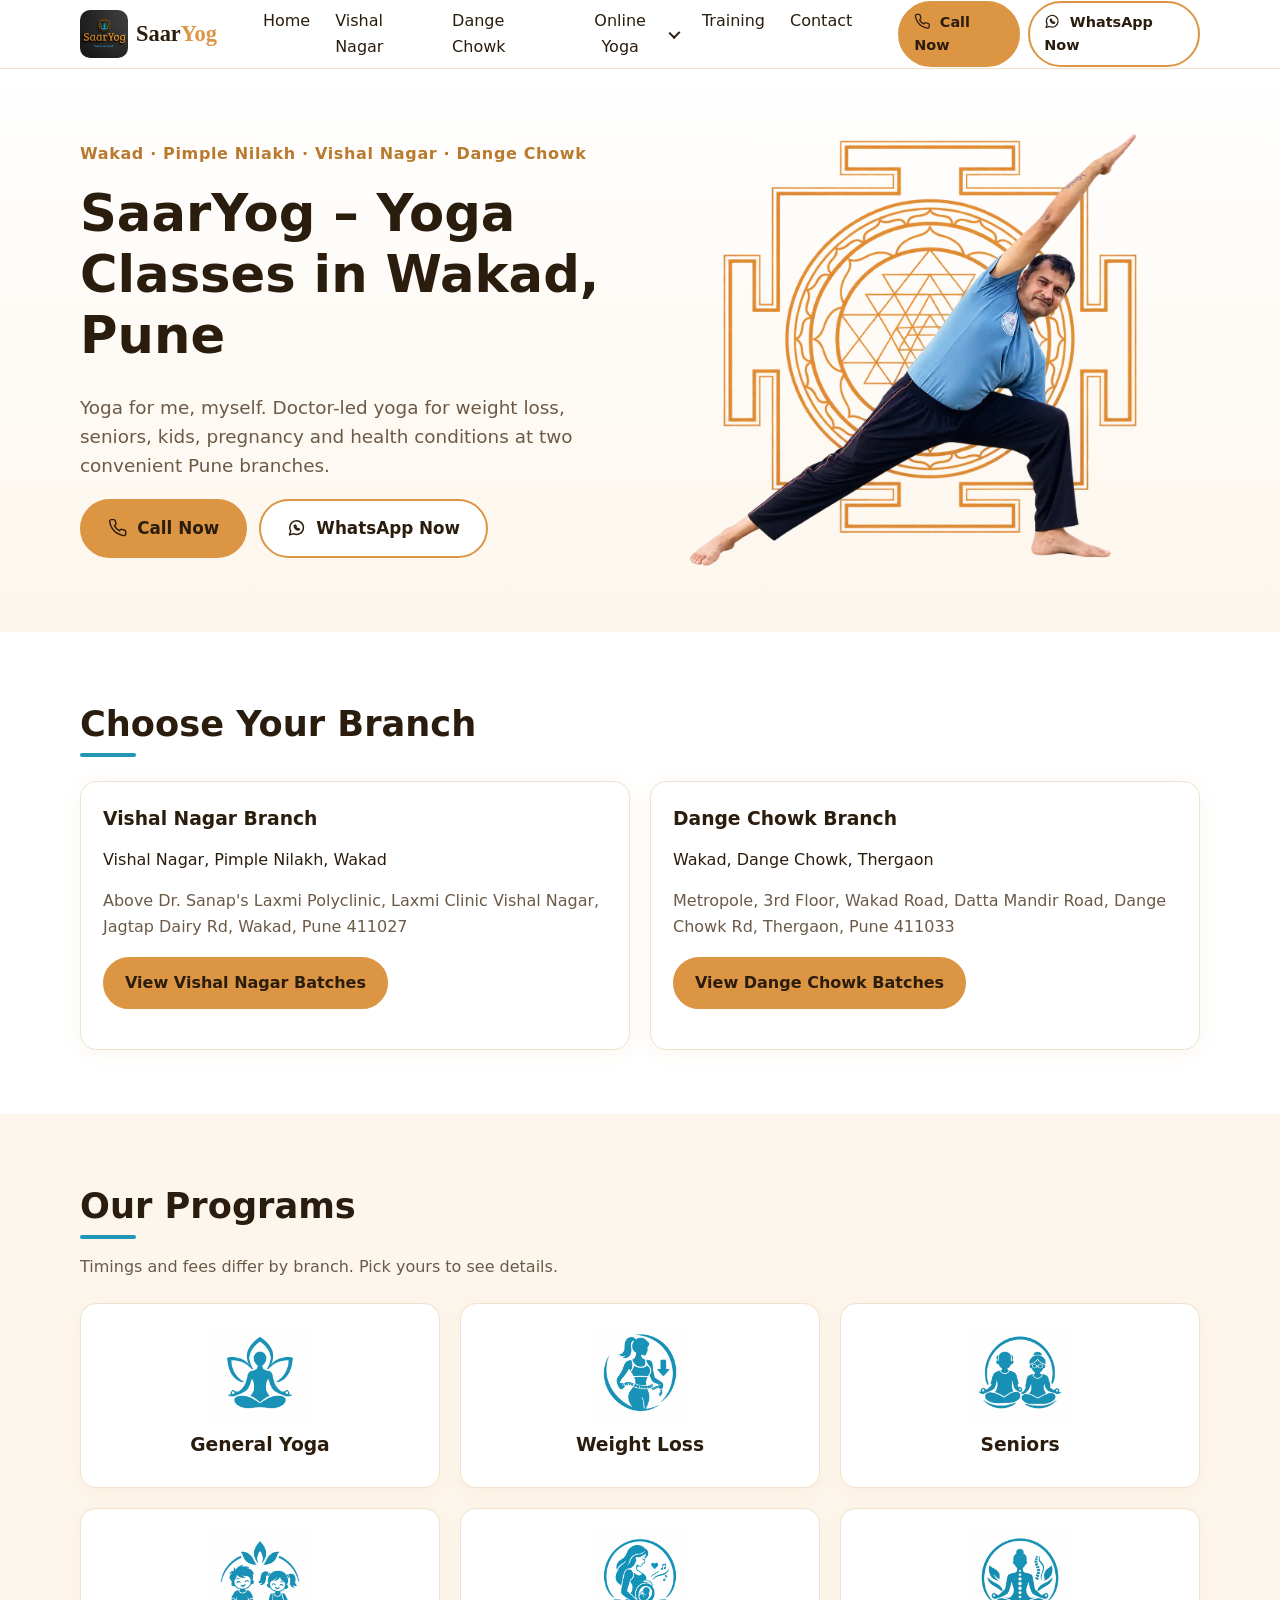
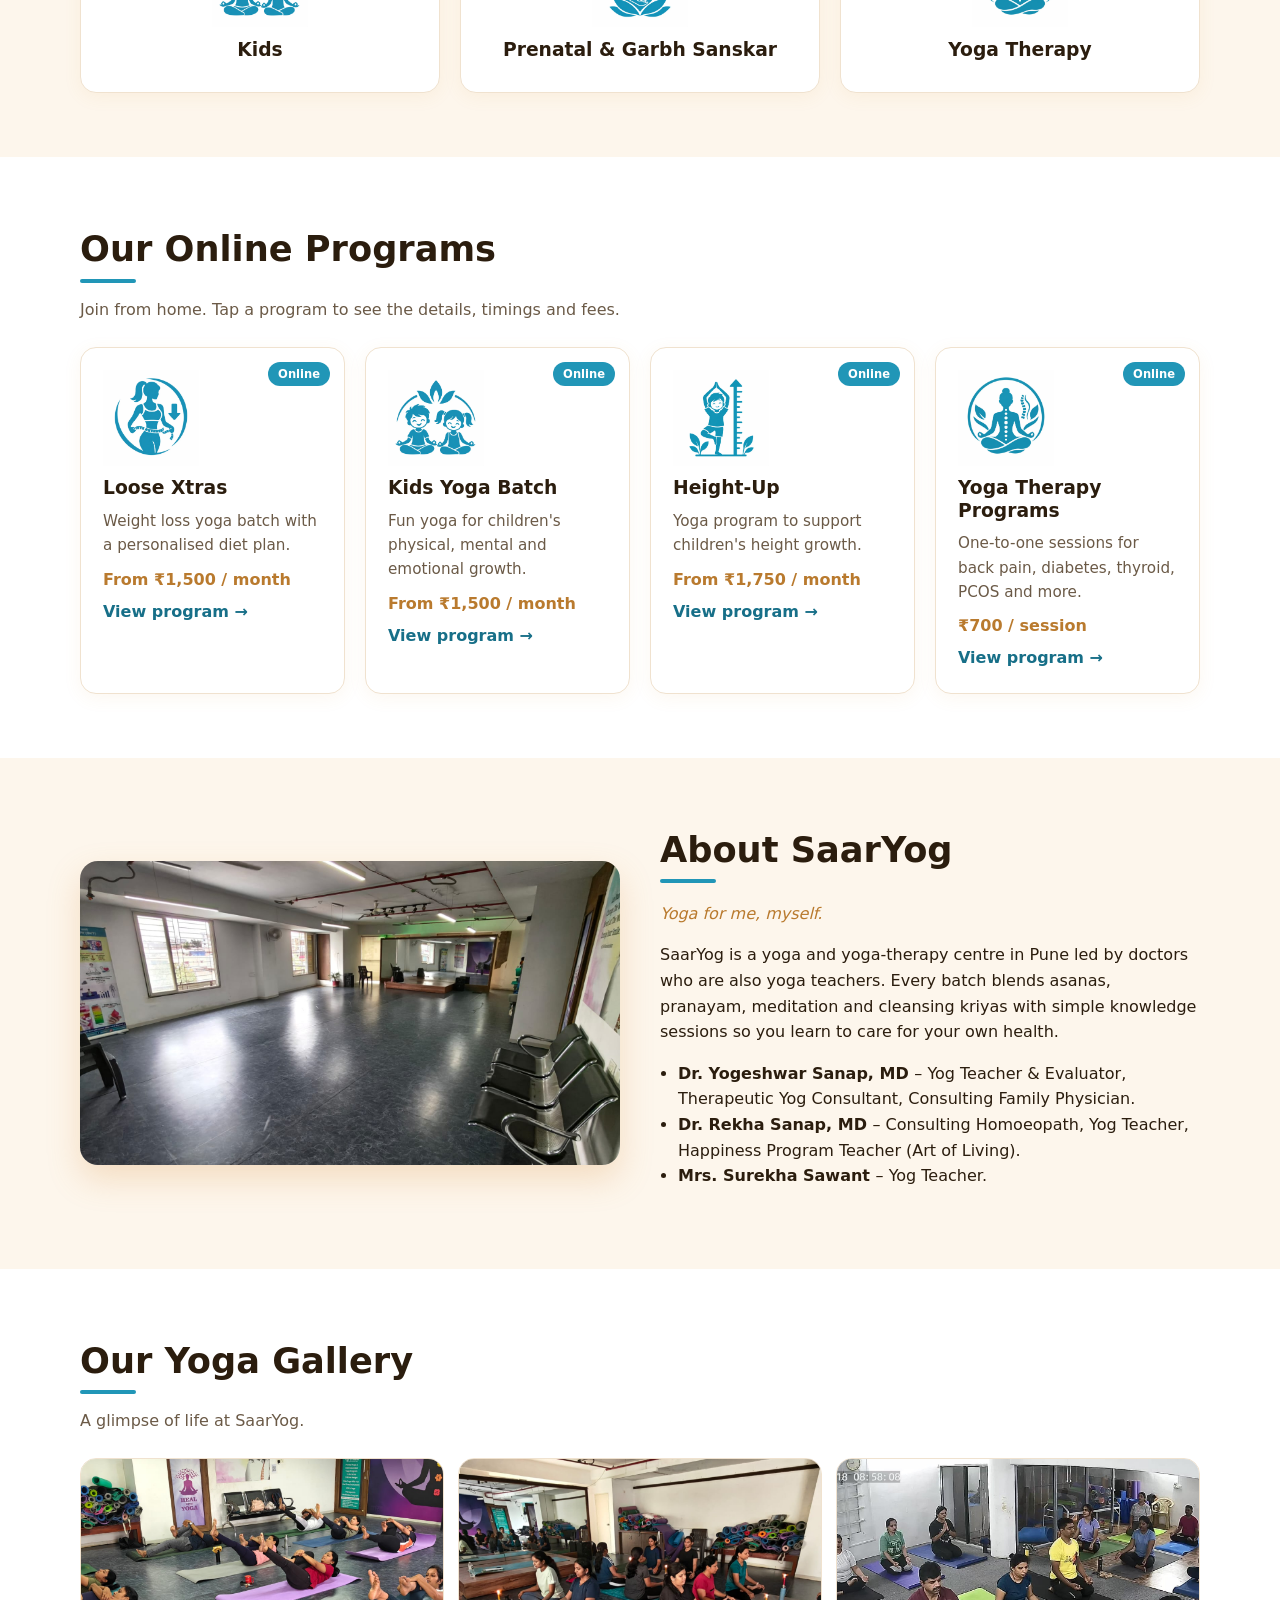
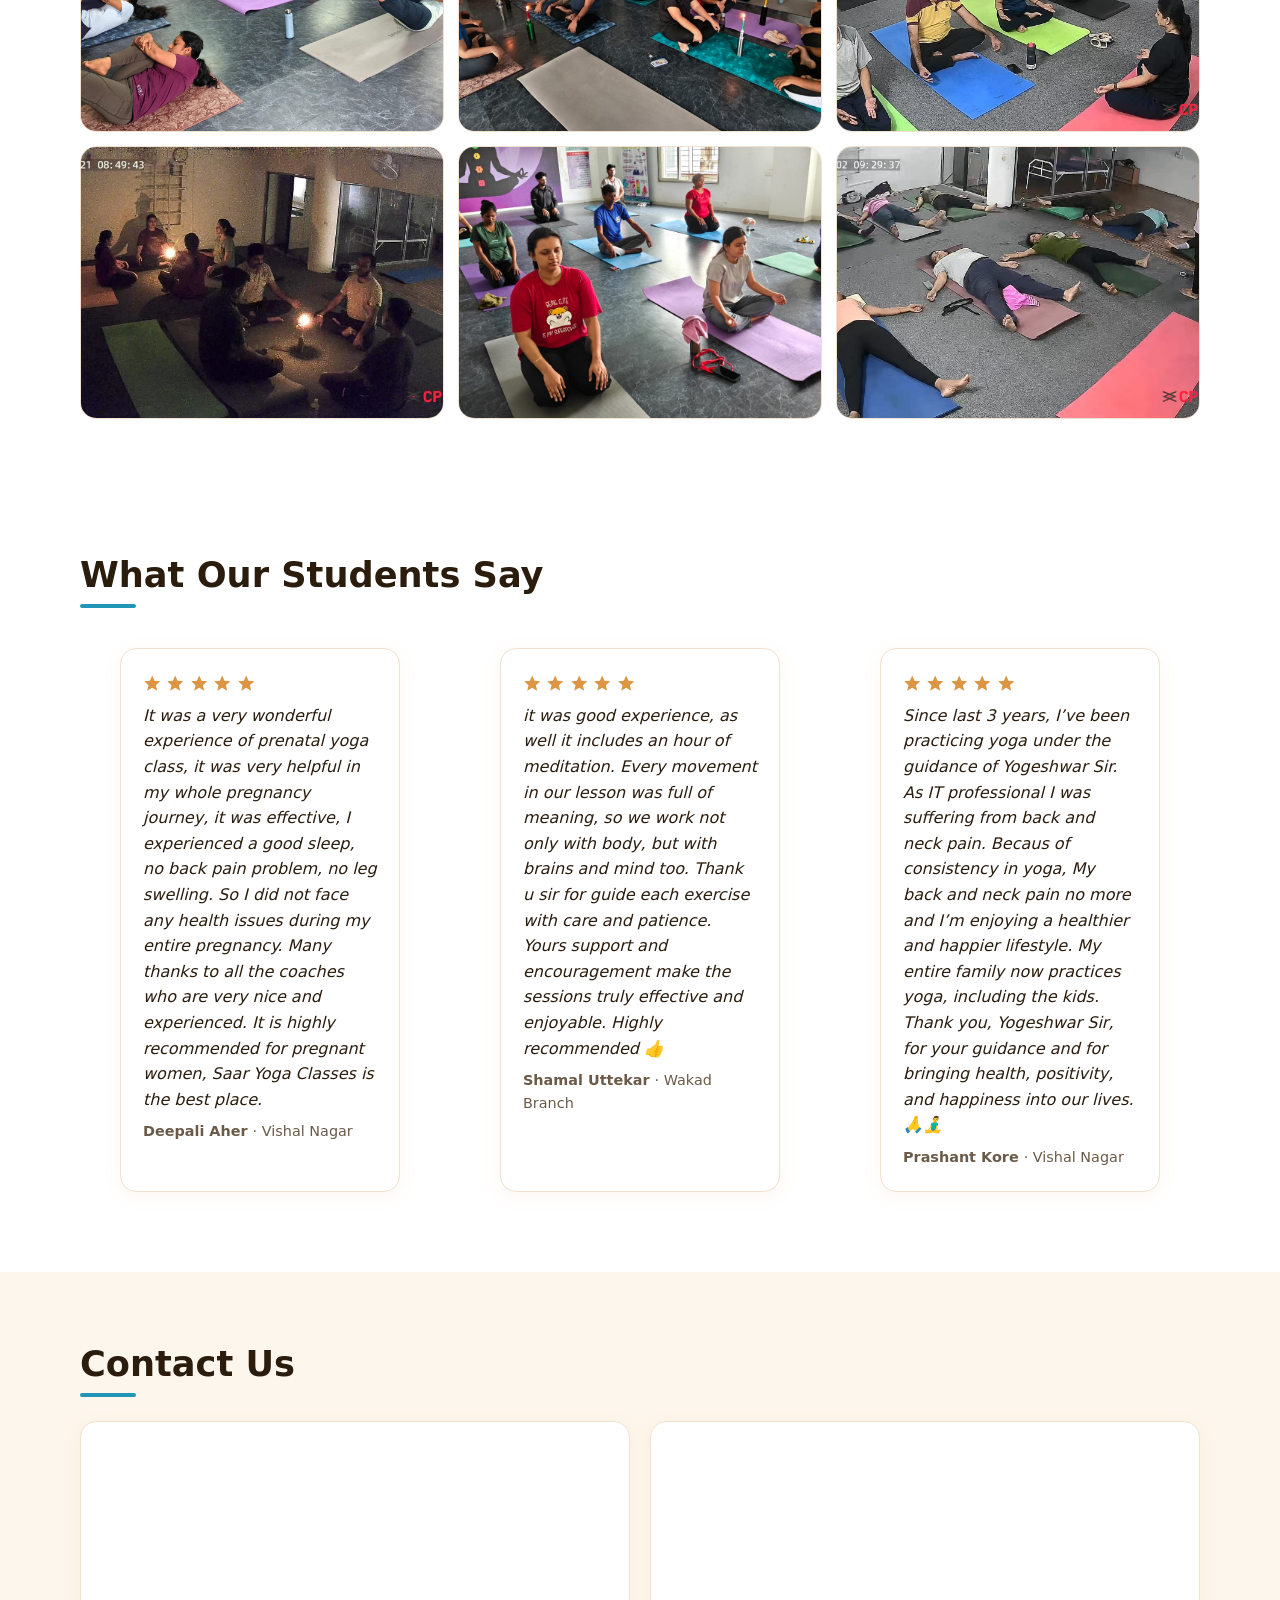
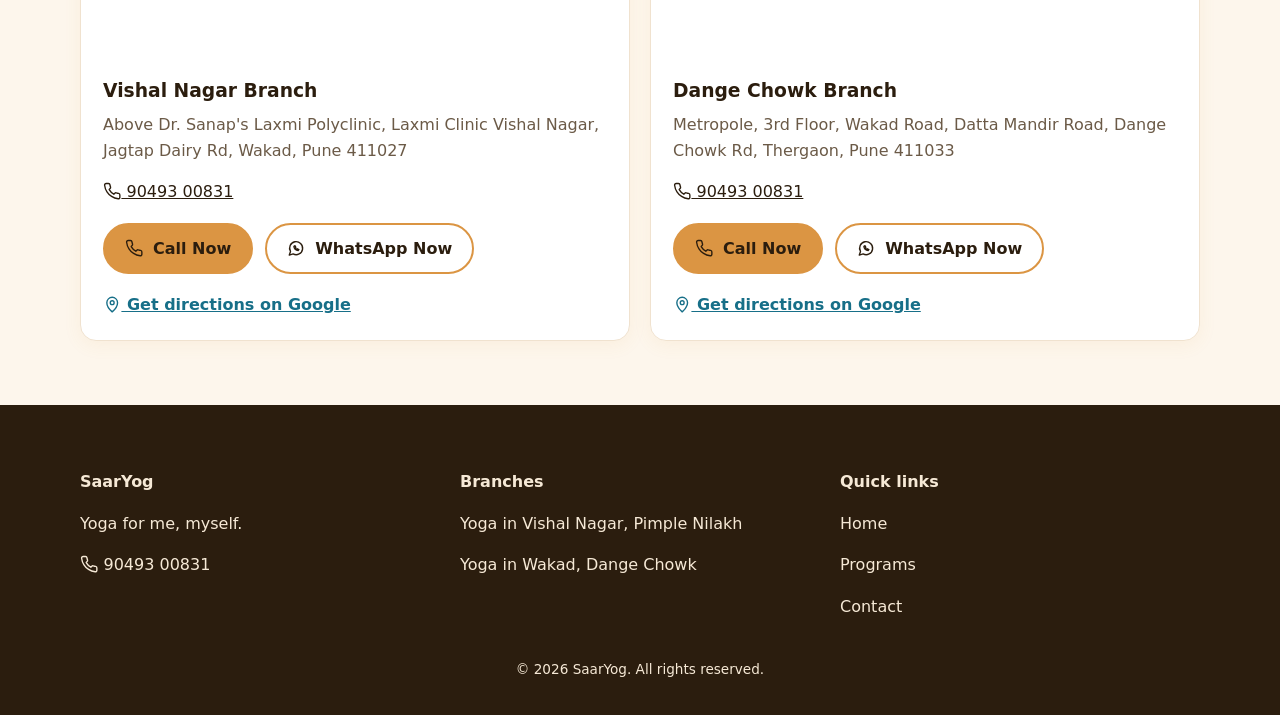
<file: index.html>
<!DOCTYPE html>
<html lang="en-IN">
 <!--DOCUMENT HEAD: Metadata, SEO, Open Graph, structured data, stylesheets-->
 <head>
  <meta charset="utf-8"/>
  <meta content="width=device-width,initial-scale=1" name="viewport"/>
  <title>
   SaarYog &ndash; Yoga Classes in Wakad, Pimple Nilakh &amp; Pune | Yoga for me, myself
  </title>
  <meta content="SaarYog yoga and yoga therapy in Wakad, Vishal Nagar, Pimple Nilakh and Dange Chowk, Pune. Weight loss, seniors, kids, prenatal batches. Call or WhatsApp 90493 00831." name="description"/>
  <link href="https://YOUR-DOMAIN.com/" rel="canonical"/>
  <meta content="index,follow,max-image-preview:large" name="robots"/>
  <meta content="#DB9543" name="theme-color"/>
  <meta content="IN-MH" name="geo.region"/>
  <meta content="Pune" name="geo.placename"/>
  <meta content="website" property="og:type"/>
  <meta content="SaarYog" property="og:site_name"/>
  <meta content="SaarYog &ndash; Yoga Classes in Wakad, Pimple Nilakh &amp; Pune | Yoga for me, myself" property="og:title"/>
  <meta content="SaarYog yoga and yoga therapy in Wakad, Vishal Nagar, Pimple Nilakh and Dange Chowk, Pune. Weight loss, seniors, kids, prenatal batches. Call or WhatsApp 90493 00831." property="og:description"/>
  <meta content="https://YOUR-DOMAIN.com/" property="og:url"/>
  <meta content="en_IN" property="og:locale"/>
  <meta content="https://YOUR-DOMAIN.com/assets/og.png" property="og:image"/>
  <meta content="summary_large_image" name="twitter:card"/>
  <link href="assets/img/saaryog-logo.jpeg" rel="icon" type="image/jpeg"/>
  <link href="assets/style.css" rel="stylesheet"/>
  <script type="application/ld+json">
   {"@context": "https://schema.org",
 "@graph": [{"@type": "Organization",
  "@id": "https://YOUR-DOMAIN.com/#org",
   "name": "SaarYog", 
   "url": "https://YOUR-DOMAIN.com/", 
   "slogan": "Yoga for me, myself.", 
   "telephone": "+919049300831",
    "logo": "https://YOUR-DOMAIN.com/assets/logo.png",
    "founder": {"@type": "Person", "name": "Dr. Yogeshwar Sanap"}},
     {"@type": "WebSite", "name": "SaarYog", "url": "https://YOUR-DOMAIN.com/"},
    {"@type": ["SportsActivityLocation", "HealthAndBeautyBusiness"],
    "@id": "https://YOUR-DOMAIN.com/vishal-nagar.html#business",
    "name": "SaarYog – Vishal Nagar (Pimple Nilakh, Wakad)",
    "url": "https://YOUR-DOMAIN.com/vishal-nagar.html", 
    "telephone": "+919049300831", 
    "image": "https://YOUR-DOMAIN.com/assets/og.png", 
    "slogan": "Yoga for me, myself.", 
    "priceRange": "₹₹", 
    "hasMap": "https://g.co/kgs/w93FZ5W", 
    "address": {"@type": "PostalAddress", "streetAddress": "Above Dr. Sanap's Laxmi Polyclinic, Laxmi Clinic Vishal Nagar, Jagtap Dairy Rd", "addressLocality": "Wakad", "addressRegion": "Maharashtra", "postalCode": "411027", 
    "addressCountry": "IN"}, 
    "areaServed": [{"@type": "Place", "name": "Vishal Nagar"}, {"@type": "Place", "name": "Pimple Nilakh"}, {"@type": "Place", "name": "Wakad"}], 
    "founder": {"@type": "Person", "name": "Dr. Yogeshwar Sanap"}}, 
    {"@type": ["SportsActivityLocation", "HealthAndBeautyBusiness"], 
    "@id": "https://YOUR-DOMAIN.com/dange-chowk.html#business", 
    "name": "SaarYog – Dange Chowk (Wakad Road)", 
    "url": "https://YOUR-DOMAIN.com/dange-chowk.html", 
    "telephone": "+919049300831", 
    "image": "https://YOUR-DOMAIN.com/assets/og.png", 
    "slogan": "Yoga for me, myself.", "priceRange": "₹₹", 
    "hasMap": "https://www.google.com/localservices/profile?spp=Cg0vZy8xMXZ3bG5nbGZ6&scp=CgAaDVNhYXJZb2cgQ2xhc3MqDVNhYXJZb2cgQ2xhc3M%3D&q=SaarYog%20Class&source=sh%2Fx%2Floc%2Fsrv%2Fm1%2F0&kgs=293f480625a9576a", 
    "address": {"@type": "PostalAddress", "streetAddress": "Metropole, 3rd Floor, Wakad Road, Datta Mandir Road, Dange Chowk Rd", 
    "addressLocality": "Thergaon", 
    "addressRegion": "Maharashtra", 
    "postalCode": "411033", 
    "addressCountry": "IN"}, 
    "areaServed": [{"@type": "Place", "name": "Wakad"}, 
    {"@type": "Place", "name": "Dange Chowk"}, 
    {"@type": "Place", "name": "Thergaon"}], 
    "founder": {"@type": "Person", "name": "Dr. Yogeshwar Sanap"}}]}
  </script>
 </head>
 <body>
  <header class="site-header">
   <div class="wrap bar">
    <a aria-label="SaarYog home" class="logo" href="index.html">
     <img alt="SaarYog logo" class="logo-img" height="48" src="assets/img/saaryog-logo.jpeg" width="48"/>
     <span>
      Saar<b>Yog
      </b>
     </span>
    </a>
    <nav aria-label="Main" id="nav">
     <ul>
      <li>
       <a href="index.html">
        Home
       </a>
      </li>
      <li>
       <a href="vishal-nagar.html">
        Vishal Nagar
       </a>
      </li>
      <li>
       <a href="dange-chowk.html">
        Dange Chowk
       </a>
      </li>
      <li class="has-sub">
  <button class="sub-toggle" type="button" aria-expanded="false" aria-haspopup="true">Online Yoga</button>
  <ul class="sub-menu">
    <li><a href="loose-xtras-weight-loss-yoga.html">Loose Xtras</a></li>
    <li><a href="kids-yoga-online.html">Kids Yoga Batch</a></li>
    <li><a href="height-up-yoga-for-kids.html">Height-Up</a></li>
    <li><a href="yoga-therapy-online.html">Yoga Therapy Programs</a></li>
    <li><a href="yoga-for-mountaineers.html">Yoga for Mountaineers</a></li>
  </ul>
</li>
      <li>
       <a href="yoga-teacher-training-courses">
        Training
       </a>
      </li>
        <!-- <li>
        <a href="#programs">
          Programs
        </a>
        </li>
        <li>
        <a href="#about">
          About
        </a>
        </li>
        <li>
        <a href="#gallery">
          Gallery
        </a>
        </li> -->
      <li>
       <a href="#contact">
        Contact
       </a>
      </li>
     </ul>
    </nav>
    <div class="hdr-cta">
     <a class="btn btn-solid sm" data-cta="call" href="tel:+919049300831">
      <svg aria-hidden="true" class="ic" fill="none" stroke="currentColor" stroke-linecap="round" stroke-linejoin="round" stroke-width="1.8" viewbox="0 0 24 24">
       <path d="M22 16.9v3a2 2 0 0 1-2.2 2 19.8 19.8 0 0 1-8.6-3.1 19.5 19.5 0 0 1-6-6A19.8 19.8 0 0 1 2.1 4.2 2 2 0 0 1 4.1 2h3a2 2 0 0 1 2 1.7c.1 1 .4 1.9.7 2.8a2 2 0 0 1-.5 2.1L8.1 9.9a16 16 0 0 0 6 6l1.3-1.3a2 2 0 0 1 2.1-.4c.9.3 1.8.6 2.8.7a2 2 0 0 1 1.7 2z">
       </path>
      </svg>
      Call Now
     </a>
     <a class="btn btn-wa sm" data-cta="whatsapp" href="https://wa.me/919049300831?text=Hi%20SaarYog,%20I%20would%20like%20to%20know%20about%20yoga%20classes." rel="noopener" target="_blank">
      <svg aria-hidden="true" class="ic" fill="none" stroke="currentColor" stroke-linecap="round" stroke-linejoin="round" stroke-width="1.8" viewbox="0 0 24 24">
       <path d="M3 21l1.6-4.7A8.5 8.5 0 1 1 8 19.5z">
       </path>
       <path d="M9 9.5c0 3 2.5 5.5 5.5 5.5l1-1.2-2-1-.8.7c-.8-.4-1.5-1.1-1.9-1.9l.7-.8-1-2z">
       </path>
      </svg>
      WhatsApp Now
     </a>
    </div>
    <button aria-controls="nav" aria-expanded="false" aria-label="Open menu" class="burger">
     <span>
     </span>
     <span>
     </span>
     <span>
     </span>
    </button>
   </div>
  </header>
  <main>
   <!--SECTION: Hero / Main introduction-->
   <section class="hero" id="home">
    <div class="wrap split">
     <div>
      <p class="eyebrow">
       Wakad &middot; Pimple Nilakh &middot; Vishal Nagar &middot; Dange Chowk
      </p>
      <h1>
       SaarYog &ndash; Yoga Classes in Wakad, Pune
      </h1>
      <p class="lead">
       Yoga for me, myself. Doctor-led yoga for weight loss, seniors, kids, pregnancy and health conditions at two convenient Pune branches.
      </p>
      <div class="row">
       <a class="btn btn-solid lg" data-cta="call" href="tel:+919049300831">
        <svg aria-hidden="true" class="ic" fill="none" stroke="currentColor" stroke-linecap="round" stroke-linejoin="round" stroke-width="1.8" viewbox="0 0 24 24">
         <path d="M22 16.9v3a2 2 0 0 1-2.2 2 19.8 19.8 0 0 1-8.6-3.1 19.5 19.5 0 0 1-6-6A19.8 19.8 0 0 1 2.1 4.2 2 2 0 0 1 4.1 2h3a2 2 0 0 1 2 1.7c.1 1 .4 1.9.7 2.8a2 2 0 0 1-.5 2.1L8.1 9.9a16 16 0 0 0 6 6l1.3-1.3a2 2 0 0 1 2.1-.4c.9.3 1.8.6 2.8.7a2 2 0 0 1 1.7 2z">
         </path>
        </svg>
        Call Now
       </a>
       <a class="btn btn-wa lg" data-cta="whatsapp" href="https://wa.me/919049300831?text=Hi%20SaarYog,%20I%20would%20like%20to%20know%20about%20yoga%20classes." rel="noopener" target="_blank">
        <svg aria-hidden="true" class="ic" fill="none" stroke="currentColor" stroke-linecap="round" stroke-linejoin="round" stroke-width="1.8" viewbox="0 0 24 24">
         <path d="M3 21l1.6-4.7A8.5 8.5 0 1 1 8 19.5z">
         </path>
         <path d="M9 9.5c0 3 2.5 5.5 5.5 5.5l1-1.2-2-1-.8.7c-.8-.4-1.5-1.1-1.9-1.9l.7-.8-1-2z">
         </path>
        </svg>
        WhatsApp Now
       </a>
      </div>
     </div>
     <div>
      <!-- <svg class="yoga-anim" viewBox="0 0 400 400" role="img" aria-label="Animated figure meditating in lotus pose">
                <g class="aura"><circle cx="200" cy="190" r="150"/><circle cx="200" cy="190" r="115"/><circle cx="200" cy="190" r="80"/></g>
                <g class="petal"><ellipse cx="70" cy="300" rx="8" ry="14"/><ellipse cx="335" cy="120" rx="7" ry="12"/><ellipse cx="320" cy="310" rx="6" ry="11"/><ellipse cx="85" cy="110" rx="6" ry="10"/></g>
                <g class="figure"><circle cx="200" cy="118" r="26" fill="#DB9543"/>
                <path d="M200 148c-34 0-52 24-56 60l-26 40 34 8 48-18 48 18 34-8-26-40c-4-36-22-60-56-60z" fill="#DB9543"/>
                <path d="M118 262c30 30 134 30 164 0-14 26-48 38-82 38s-68-12-82-38z" fill="#b97a2e"/>
                <path d="M150 200l-34 52M250 200l34 52" stroke="#fff" stroke-width="5" stroke-linecap="round"/></g>
                <circle class="om" cx="200" cy="340" r="4" fill="#DB9543"/></svg> -->
      <img alt="Yoga practice at SaarYog, Pune" class="hero-img" fetchpriority="high" height="600" src="assets/img/Dr.Sanap.webp" width="600"/>
     </div>
    </div>
   </section>
   <!--SECTION: Branch locations-->
   <section class="sec" id="branches">
    <div class="wrap">
     <h2>
      Choose Your Branch
     </h2>
     <div class="grid g2">
      <article class="card">
       <h3>
        Vishal Nagar Branch
       </h3>
       <p>
        Vishal Nagar, Pimple Nilakh, Wakad
       </p>
       <address>
        Above Dr. Sanap's Laxmi Polyclinic, Laxmi Clinic Vishal Nagar, Jagtap Dairy Rd, Wakad, Pune 411027
       </address>
       <div class="row">
        <a class="btn btn-solid" href="vishal-nagar.html">
         View Vishal Nagar Batches
        </a>
       </div>
      </article>
      <article class="card">
       <h3>
        Dange Chowk Branch
       </h3>
       <p>
        Wakad, Dange Chowk, Thergaon
       </p>
       <address>
        Metropole, 3rd Floor, Wakad Road, Datta Mandir Road, Dange Chowk Rd, Thergaon, Pune 411033
       </address>
       <div class="row">
        <a class="btn btn-solid" href="dange-chowk.html">
         View Dange Chowk Batches
        </a>
       </div>
      </article>
     </div>
    </div>
   </section>
   <!--SECTION: Yoga programs-->
   <section class="sec alt" id="programs">
    <div class="wrap">
     <h2>
      Our Programs
     </h2>
     <p class="sub">
      Timings and fees differ by branch. Pick yours to see details.
     </p>
     <div class="grid g3">
      <div class="card center">
        <div class="ico">
        <img class="prog-icon" src="assets/icons/General-Yoga.webp" width="96" height="96" alt="General yoga icon" loading="lazy"></div>       <h3>
        General Yoga
       </h3>
      </div>
      <div class="card center">
       <div class="ico"><img class="prog-icon" src="assets/icons/Weight-Loss.webp" width="96" height="96" alt="General yoga icon" loading="lazy"></div>
       <h3>
        Weight Loss
       </h3>
      </div>
      <div class="card center">
       <div class="ico"><img class="prog-icon" src="assets/icons/Seniors.webp" width="96" height="96" alt="General yoga icon" loading="lazy"></div>
       <h3>
        Seniors
       </h3>
      </div>
      <div class="card center">
       <div class="ico"><img class="prog-icon" src="assets/icons/Kids.webp" width="96" height="96" alt="General yoga icon" loading="lazy"></div>
       <h3>
        Kids
       </h3>
      </div>
      <div class="card center">
       <div class="ico"><img class="prog-icon" src="assets/icons/Prenatal.webp" width="96" height="96" alt="General yoga icon" loading="lazy"></div>
       <h3>
        Prenatal &amp; Garbh Sanskar
       </h3>
      </div>
      <div class="card center">
       <div class="ico"><img class="prog-icon" src="assets/icons/therapy.webp" width="96" height="96" alt="General yoga icon" loading="lazy"></div>
       <h3>
        Yoga Therapy
       </h3>
      </div>
     </div>
    </div>
   </section>

   <section id="online-programs" class="sec">
  <div class="wrap">
    <h2>Our Online Programs</h2>
    <p class="sub">Join from home. Tap a program to see the details, timings and fees.</p>
    <div class="grid g4">

      <a class="card online-card" href="loose-xtras-weight-loss-yoga.html">
        <span class="o-badge">Online</span>
        <div class="ico"><img class="prog-icon" src="assets/icons/Weight-Loss.webp" width="96" height="96" alt="General yoga icon" loading="lazy"></div>
        <!-- <div class="ico">
        <svg class="ic" viewBox="0 0 24 24" fill="none" stroke="currentColor" stroke-width="1.8" stroke-linecap="round" stroke-linejoin="round" aria-hidden="true"><path d="M12 22c4 0 7-2.8 7-6.8 0-3.3-2.3-5.4-3.6-7.2-.6 1.3-1.4 2-2.4 2.4.3-3-.6-5.8-3-8.4-.4 3.2-1.8 5.1-3.3 7C5.2 10.9 5 12.8 5 15.2 5 19.2 8 22 12 22z"/></svg>
      </div> -->

        <h3>Loose Xtras</h3>
        <p class="tagline">Weight loss yoga batch with a personalised diet plan.</p>
        <p class="o-price">From ₹1,500 / month</p>
        <span class="go">View program &rarr;</span>
      </a>

      <a class="card online-card" href="kids-yoga-online.html">
        <span class="o-badge">Online</span>
        <div class="ico"><img class="prog-icon" src="assets/icons/Kids.webp" width="96" height="96" alt="General yoga icon" loading="lazy"></div>
        <!-- <div class="ico">
        <svg class="ic" viewBox="0 0 24 24" fill="none" stroke="currentColor" stroke-width="1.8" stroke-linecap="round" stroke-linejoin="round" aria-hidden="true"><circle cx="12" cy="12" r="9"/><path d="M8.5 14a4 4 0 0 0 7 0"/><path d="M9 9.5h.01M15 9.5h.01"/></svg>
      </div> -->
        <h3>Kids Yoga Batch</h3>
        <p class="tagline">Fun yoga for children's physical, mental and emotional growth.</p>
        <p class="o-price">From ₹1,500 / month</p>
        <span class="go">View program &rarr;</span>
      </a>

      <a class="card online-card" href="height-up-yoga-for-kids.html">
        <span class="o-badge">Online</span>
        <div class="ico"><img class="prog-icon" src="assets/icons/Height-Up.webp" width="96" height="96" alt="General yoga icon" loading="lazy"></div>
        <!-- <div class="ico">
        <svg class="ic" viewBox="0 0 24 24" fill="none" stroke="currentColor" stroke-width="1.8" stroke-linecap="round" stroke-linejoin="round" aria-hidden="true"><path d="M12 20V4M5 11l7-7 7 7"/></svg>
      </div> -->
        <h3>Height-Up</h3>
        <p class="tagline">Yoga program to support children's height growth.</p>
        <p class="o-price">From ₹1,750 / month</p>
        <span class="go">View program &rarr;</span>
      </a>

      <a class="card online-card" href="yoga-therapy-online.html">
        <span class="o-badge">Online</span>
        <div class="ico"><img class="prog-icon" src="assets/icons/therapy.webp" width="96" height="96" alt="General yoga icon" loading="lazy"></div>
        <!-- <div class="ico">
        <svg class="ic" viewBox="0 0 24 24" fill="none" stroke="currentColor" stroke-width="1.8" stroke-linecap="round" stroke-linejoin="round" aria-hidden="true"><rect x="3" y="3" width="18" height="18" rx="4"/><path d="M12 8v8M8 12h8"/></svg>
      </div> -->
        <h3>Yoga Therapy Programs</h3>
        <p class="tagline">One-to-one sessions for back pain, diabetes, thyroid, PCOS and more.</p>
        <p class="o-price">₹700 / session</p>
        <span class="go">View program &rarr;</span>
      </a>

    </div>
  </div>
</section>

   <!--SECTION: About SaarYog and teaching team-->
   <section class="sec alt" id="about">
    <div class="wrap split">
     <div>
      <img alt="SaarYog yoga class with Dr. Yogeshwar Sanap, Pune" class="about-img" height="900" loading="lazy" src="assets/img/dange-chowk/dange-chowk-hall.jpeg" width="1200"/>
      <!-- <svg viewBox="0 0 400 300" class="about-art" role="img" aria-label="Illustration of yoga practice"><rect width="400" height="300" rx="18" fill="#fdf3e6"/><circle cx="200" cy="140" r="90" fill="none" stroke="#DB9543" stroke-width="2" stroke-dasharray="4 8"/><circle cx="200" cy="95" r="20" fill="#DB9543"/><path d="M200 120c-28 0-42 20-45 46l-22 32 28 6 39-14 39 14 28-6-22-32c-3-26-17-46-45-46z" fill="#DB9543"/><text x="200" y="272" text-anchor="middle" font-size="16" fill="#8a5a1e" font-family="Georgia,serif">TODO: replace with a real studio / teacher photo</text></svg> -->
     </div>
     <div>
      <h2>
       About SaarYog
      </h2>
      <p class="tag">
       Yoga for me, myself.
      </p>
      <p>
       SaarYog is a yoga and yoga-therapy centre in Pune led by doctors who are also yoga teachers. Every batch blends asanas, pranayam, meditation and cleansing kriyas with simple knowledge sessions so you learn to care for your own health.
      </p>
      <ul class="team">
       <li>
        <b>
         Dr. Yogeshwar Sanap, MD
        </b>
        &ndash;  Yog Teacher &amp; Evaluator, Therapeutic Yog Consultant, Consulting Family Physician.
       </li>
       <li>
        <b>
         Dr. Rekha Sanap, MD
        </b>
        &ndash; Consulting Homoeopath, Yog Teacher, Happiness Program Teacher (Art of Living).
       </li>
       <li>
        <b>
         Mrs. Surekha Sawant
        </b>
        &ndash; Yog Teacher.
       </li>
      </ul>
     </div>
    </div>
   </section>
   <!--SECTION: Yoga photo gallery-->
   <section class="sec" id="gallery">
    <div class="wrap">
     <h2>
      Our Yoga Gallery
     </h2>
     <p class="sub">
      A glimpse of life at SaarYog.
     </p>
     <div class="gallery">
      <a class="gi" data-lb="" href="assets/img/dange-chowk/gallery-dange-chowk-1.jpeg">
       <img alt="Morning yoga batch at SaarYog" height="450" loading="lazy" src="assets/img/dange-chowk/gallery-dange-chowk-1.jpeg" width="600"/>
      </a>
      <a class="gi" data-lb="" href="assets/img/dange-chowk/gallery-dange-chowk-2.jpeg">
       <img alt="Group asana practice" height="450" loading="lazy" src="assets/img/dange-chowk/gallery-dange-chowk-2.jpeg" width="600"/>
      </a>
      <a class="gi" data-lb="" href="assets/img/vishal-nagar/gallery-vishal-nagar-1.jpeg">
       <img alt="Pranayam and meditation session" height="450" loading="lazy" src="assets/img/vishal-nagar/gallery-vishal-nagar-1.jpeg" width="600"/>
      </a>
      <a class="gi" data-lb="" href="assets/img/vishal-nagar/gallery-vishal-nagar-2.jpeg">
       <img alt="Kids yoga class" height="450" loading="lazy" src="assets/img/vishal-nagar/gallery-vishal-nagar-2.jpeg" width="600"/>
      </a>
      <a class="gi" data-lb="" href="assets/img/dange-chowk/gallery-dange-chowk-3.jpeg">
       <img alt="Yoga for seniors" height="450" loading="lazy" src="assets/img/dange-chowk/gallery-dange-chowk-3.jpeg" width="600"/>
      </a>
      <a class="gi" data-lb="" href="assets/img/vishal-nagar/gallery-vishal-nagar-3.jpeg">
       <img alt="One-to-one yoga therapy session" height="450" loading="lazy" src="assets/img/vishal-nagar/gallery-vishal-nagar-3.jpeg" width="600"/>
      </a>
     </div>
    </div>
   </section>
   <!--SECTION: Student testimonials-->
   <section class="sec" id="testimonials">
    <div class="wrap">
     <h2>
      What Our Students Say
     </h2>
     <div class="grid g3">
      <figure class="card review">
       <div class="stars">
        <svg aria-hidden="true" class="ic star" fill="currentColor" viewbox="0 0 24 24">
         <path d="M12 2l3 6.9 7.5.7-5.7 5 1.7 7.4L12 18l-6.5 4 1.7-7.4-5.7-5L9 8.9z">
         </path>
        </svg>
        <svg aria-hidden="true" class="ic star" fill="currentColor" viewbox="0 0 24 24">
         <path d="M12 2l3 6.9 7.5.7-5.7 5 1.7 7.4L12 18l-6.5 4 1.7-7.4-5.7-5L9 8.9z">
         </path>
        </svg>
        <svg aria-hidden="true" class="ic star" fill="currentColor" viewbox="0 0 24 24">
         <path d="M12 2l3 6.9 7.5.7-5.7 5 1.7 7.4L12 18l-6.5 4 1.7-7.4-5.7-5L9 8.9z">
         </path>
        </svg>
        <svg aria-hidden="true" class="ic star" fill="currentColor" viewbox="0 0 24 24">
         <path d="M12 2l3 6.9 7.5.7-5.7 5 1.7 7.4L12 18l-6.5 4 1.7-7.4-5.7-5L9 8.9z">
         </path>
        </svg>
        <svg aria-hidden="true" class="ic star" fill="currentColor" viewbox="0 0 24 24">
         <path d="M12 2l3 6.9 7.5.7-5.7 5 1.7 7.4L12 18l-6.5 4 1.7-7.4-5.7-5L9 8.9z">
         </path>
        </svg>
       </div>
       <blockquote>
        It was a very wonderful experience of prenatal yoga class, it was very helpful in my whole pregnancy journey, it was effective, I experienced a good sleep, no back pain problem, no leg swelling.
So I did not face any health issues during my entire pregnancy. Many thanks to all the coaches who are very nice and experienced.
It is highly recommended for pregnant women, Saar Yoga Classes is the best place.
       </blockquote>
       <figcaption>
        <b>
         Deepali Aher
        </b>
        &middot; Vishal Nagar
       </figcaption>
      </figure>
      <figure class="card review">
       <div class="stars">
        <svg aria-hidden="true" class="ic star" fill="currentColor" viewbox="0 0 24 24">
         <path d="M12 2l3 6.9 7.5.7-5.7 5 1.7 7.4L12 18l-6.5 4 1.7-7.4-5.7-5L9 8.9z">
         </path>
        </svg>
        <svg aria-hidden="true" class="ic star" fill="currentColor" viewbox="0 0 24 24">
         <path d="M12 2l3 6.9 7.5.7-5.7 5 1.7 7.4L12 18l-6.5 4 1.7-7.4-5.7-5L9 8.9z">
         </path>
        </svg>
        <svg aria-hidden="true" class="ic star" fill="currentColor" viewbox="0 0 24 24">
         <path d="M12 2l3 6.9 7.5.7-5.7 5 1.7 7.4L12 18l-6.5 4 1.7-7.4-5.7-5L9 8.9z">
         </path>
        </svg>
        <svg aria-hidden="true" class="ic star" fill="currentColor" viewbox="0 0 24 24">
         <path d="M12 2l3 6.9 7.5.7-5.7 5 1.7 7.4L12 18l-6.5 4 1.7-7.4-5.7-5L9 8.9z">
         </path>
        </svg>
        <svg aria-hidden="true" class="ic star" fill="currentColor" viewbox="0 0 24 24">
         <path d="M12 2l3 6.9 7.5.7-5.7 5 1.7 7.4L12 18l-6.5 4 1.7-7.4-5.7-5L9 8.9z">
         </path>
        </svg>
       </div>
       <blockquote>
        it was good experience, as well it includes an hour of meditation. Every movement in our lesson was full of meaning, so we work not only with body, but with brains and mind too.
Thank u sir for guide each exercise with care and patience. Yours support and encouragement make the sessions truly effective and enjoyable.
Highly recommended 👍
       </blockquote>
       <figcaption>
        <b>
         Shamal Uttekar
        </b>
        &middot; Wakad Branch
       </figcaption>
      </figure>
      <figure class="card review">
       <div class="stars">
        <svg aria-hidden="true" class="ic star" fill="currentColor" viewbox="0 0 24 24">
         <path d="M12 2l3 6.9 7.5.7-5.7 5 1.7 7.4L12 18l-6.5 4 1.7-7.4-5.7-5L9 8.9z">
         </path>
        </svg>
        <svg aria-hidden="true" class="ic star" fill="currentColor" viewbox="0 0 24 24">
         <path d="M12 2l3 6.9 7.5.7-5.7 5 1.7 7.4L12 18l-6.5 4 1.7-7.4-5.7-5L9 8.9z">
         </path>
        </svg>
        <svg aria-hidden="true" class="ic star" fill="currentColor" viewbox="0 0 24 24">
         <path d="M12 2l3 6.9 7.5.7-5.7 5 1.7 7.4L12 18l-6.5 4 1.7-7.4-5.7-5L9 8.9z">
         </path>
        </svg>
        <svg aria-hidden="true" class="ic star" fill="currentColor" viewbox="0 0 24 24">
         <path d="M12 2l3 6.9 7.5.7-5.7 5 1.7 7.4L12 18l-6.5 4 1.7-7.4-5.7-5L9 8.9z">
         </path>
        </svg>
        <svg aria-hidden="true" class="ic star" fill="currentColor" viewbox="0 0 24 24">
         <path d="M12 2l3 6.9 7.5.7-5.7 5 1.7 7.4L12 18l-6.5 4 1.7-7.4-5.7-5L9 8.9z">
         </path>
        </svg>
       </div>
       <blockquote>
        Since last 3 years, I&rsquo;ve been practicing yoga under the guidance of Yogeshwar Sir. As IT professional I was suffering from back and neck pain. Becaus of consistency in yoga, My back and neck pain no more and I&rsquo;m enjoying a healthier and happier lifestyle.

My entire family now practices yoga, including the kids. Thank you, Yogeshwar Sir, for your guidance and for bringing health, positivity, and happiness into our lives. 🙏🧘&zwj;&male;️
       </blockquote>
       <figcaption>
        <b>
         Prashant Kore
        </b>
        &middot; Vishal Nagar
       </figcaption>
      </figure>
     </div>
    </div>
   </section>
   <!--SECTION: Contact details and embedded maps-->
   <section class="sec alt" id="contact">
    <div class="wrap">
     <h2>
      Contact Us
     </h2>
     <div class="grid g2">
      <div class="card contact">
       <iframe allowfullscreen="" class="map" loading="lazy" referrerpolicy="no-referrer-when-downgrade" src="https://www.google.com/maps?q=SaarYog+Class+Laxmi+Polyclinic+Vishal+Nagar+Wakad+Pune&amp;output=embed" title="Map of SaarYog Vishal Nagar branch">
       </iframe>
       <h3>
        Vishal Nagar Branch
       </h3>
       <address>
        Above Dr. Sanap's Laxmi Polyclinic, Laxmi Clinic Vishal Nagar, Jagtap Dairy Rd, Wakad, Pune 411027
       </address>
       <p>
        <a href="tel:+919049300831">
         <svg aria-hidden="true" class="ic" fill="none" stroke="currentColor" stroke-linecap="round" stroke-linejoin="round" stroke-width="1.8" viewbox="0 0 24 24">
          <path d="M22 16.9v3a2 2 0 0 1-2.2 2 19.8 19.8 0 0 1-8.6-3.1 19.5 19.5 0 0 1-6-6A19.8 19.8 0 0 1 2.1 4.2 2 2 0 0 1 4.1 2h3a2 2 0 0 1 2 1.7c.1 1 .4 1.9.7 2.8a2 2 0 0 1-.5 2.1L8.1 9.9a16 16 0 0 0 6 6l1.3-1.3a2 2 0 0 1 2.1-.4c.9.3 1.8.6 2.8.7a2 2 0 0 1 1.7 2z">
          </path>
         </svg>
         90493 00831
        </a>
       </p>
       <div class="row">
        <a class="btn btn-solid" data-cta="call" href="tel:+919049300831">
         <svg aria-hidden="true" class="ic" fill="none" stroke="currentColor" stroke-linecap="round" stroke-linejoin="round" stroke-width="1.8" viewbox="0 0 24 24">
          <path d="M22 16.9v3a2 2 0 0 1-2.2 2 19.8 19.8 0 0 1-8.6-3.1 19.5 19.5 0 0 1-6-6A19.8 19.8 0 0 1 2.1 4.2 2 2 0 0 1 4.1 2h3a2 2 0 0 1 2 1.7c.1 1 .4 1.9.7 2.8a2 2 0 0 1-.5 2.1L8.1 9.9a16 16 0 0 0 6 6l1.3-1.3a2 2 0 0 1 2.1-.4c.9.3 1.8.6 2.8.7a2 2 0 0 1 1.7 2z">
          </path>
         </svg>
         Call Now
        </a>
        <a class="btn btn-wa" data-cta="whatsapp" href="https://wa.me/919049300831?text=Hi%20SaarYog%20Vishal%20Nagar,%20I%20would%20like%20to%20know%20about%20yoga%20classes." rel="noopener" target="_blank">
         <svg aria-hidden="true" class="ic" fill="none" stroke="currentColor" stroke-linecap="round" stroke-linejoin="round" stroke-width="1.8" viewbox="0 0 24 24">
          <path d="M3 21l1.6-4.7A8.5 8.5 0 1 1 8 19.5z">
          </path>
          <path d="M9 9.5c0 3 2.5 5.5 5.5 5.5l1-1.2-2-1-.8.7c-.8-.4-1.5-1.1-1.9-1.9l.7-.8-1-2z">
          </path>
         </svg>
         WhatsApp Now
        </a>
       </div>
       <p>
        <a class="link" href="https://g.co/kgs/w93FZ5W" rel="noopener" target="_blank">
         <svg aria-hidden="true" class="ic" fill="none" stroke="currentColor" stroke-linecap="round" stroke-linejoin="round" stroke-width="1.8" viewbox="0 0 24 24">
          <path d="M12 22s7-6.1 7-12a7 7 0 0 0-14 0c0 5.9 7 12 7 12z">
          </path>
          <circle cx="12" cy="10" r="2.5">
          </circle>
         </svg>
         Get directions on Google
        </a>
       </p>
      </div>
      <div class="card contact">
       <iframe allowfullscreen="" class="map" loading="lazy" referrerpolicy="no-referrer-when-downgrade" src="https://www.google.com/maps?q=SaarYog+Class+Metropole+Dange+Chowk+Wakad+Road+Pune&amp;output=embed" title="Map of SaarYog Dange Chowk branch">
       </iframe>
       <h3>
        Dange Chowk Branch
       </h3>
       <address>
        Metropole, 3rd Floor, Wakad Road, Datta Mandir Road, Dange Chowk Rd, Thergaon, Pune 411033
       </address>
       <p>
        <a href="tel:+919049300831">
         <svg aria-hidden="true" class="ic" fill="none" stroke="currentColor" stroke-linecap="round" stroke-linejoin="round" stroke-width="1.8" viewbox="0 0 24 24">
          <path d="M22 16.9v3a2 2 0 0 1-2.2 2 19.8 19.8 0 0 1-8.6-3.1 19.5 19.5 0 0 1-6-6A19.8 19.8 0 0 1 2.1 4.2 2 2 0 0 1 4.1 2h3a2 2 0 0 1 2 1.7c.1 1 .4 1.9.7 2.8a2 2 0 0 1-.5 2.1L8.1 9.9a16 16 0 0 0 6 6l1.3-1.3a2 2 0 0 1 2.1-.4c.9.3 1.8.6 2.8.7a2 2 0 0 1 1.7 2z">
          </path>
         </svg>
         90493 00831
        </a>
       </p>
       <div class="row">
        <a class="btn btn-solid" data-cta="call" href="tel:+919049300831">
         <svg aria-hidden="true" class="ic" fill="none" stroke="currentColor" stroke-linecap="round" stroke-linejoin="round" stroke-width="1.8" viewbox="0 0 24 24">
          <path d="M22 16.9v3a2 2 0 0 1-2.2 2 19.8 19.8 0 0 1-8.6-3.1 19.5 19.5 0 0 1-6-6A19.8 19.8 0 0 1 2.1 4.2 2 2 0 0 1 4.1 2h3a2 2 0 0 1 2 1.7c.1 1 .4 1.9.7 2.8a2 2 0 0 1-.5 2.1L8.1 9.9a16 16 0 0 0 6 6l1.3-1.3a2 2 0 0 1 2.1-.4c.9.3 1.8.6 2.8.7a2 2 0 0 1 1.7 2z">
          </path>
         </svg>
         Call Now
        </a>
        <a class="btn btn-wa" data-cta="whatsapp" href="https://wa.me/919049300831?text=Hi%20SaarYog%20Dange%20Chowk,%20I%20would%20like%20to%20know%20about%20yoga%20classes." rel="noopener" target="_blank">
         <svg aria-hidden="true" class="ic" fill="none" stroke="currentColor" stroke-linecap="round" stroke-linejoin="round" stroke-width="1.8" viewbox="0 0 24 24">
          <path d="M3 21l1.6-4.7A8.5 8.5 0 1 1 8 19.5z">
          </path>
          <path d="M9 9.5c0 3 2.5 5.5 5.5 5.5l1-1.2-2-1-.8.7c-.8-.4-1.5-1.1-1.9-1.9l.7-.8-1-2z">
          </path>
         </svg>
         WhatsApp Now
        </a>
       </div>
       <p>
        <a class="link" href="https://www.google.com/localservices/profile?spp=Cg0vZy8xMXZ3bG5nbGZ6&amp;scp=CgAaDVNhYXJZb2cgQ2xhc3MqDVNhYXJZb2cgQ2xhc3M%3D&amp;q=SaarYog%20Class&amp;source=sh%2Fx%2Floc%2Fsrv%2Fm1%2F0&amp;kgs=293f480625a9576a" rel="noopener" target="_blank">
         <svg aria-hidden="true" class="ic" fill="none" stroke="currentColor" stroke-linecap="round" stroke-linejoin="round" stroke-width="1.8" viewbox="0 0 24 24">
          <path d="M12 22s7-6.1 7-12a7 7 0 0 0-14 0c0 5.9 7 12 7 12z">
          </path>
          <circle cx="12" cy="10" r="2.5">
          </circle>
         </svg>
         Get directions on Google
        </a>
       </p>
      </div>
     </div>
    </div>
   </section>
  </main>
  <!--SITE FOOTER: Brand details, branch links, quick links and copyright-->
  <footer class="site-footer">
   <div class="wrap grid g3">
    <div>
     <b>
      SaarYog
     </b>
     <p>
      Yoga for me, myself.
     </p>
     <p>
      <a href="tel:+919049300831">
       <svg aria-hidden="true" class="ic" fill="none" stroke="currentColor" stroke-linecap="round" stroke-linejoin="round" stroke-width="1.8" viewbox="0 0 24 24">
        <path d="M22 16.9v3a2 2 0 0 1-2.2 2 19.8 19.8 0 0 1-8.6-3.1 19.5 19.5 0 0 1-6-6A19.8 19.8 0 0 1 2.1 4.2 2 2 0 0 1 4.1 2h3a2 2 0 0 1 2 1.7c.1 1 .4 1.9.7 2.8a2 2 0 0 1-.5 2.1L8.1 9.9a16 16 0 0 0 6 6l1.3-1.3a2 2 0 0 1 2.1-.4c.9.3 1.8.6 2.8.7a2 2 0 0 1 1.7 2z">
        </path>
       </svg>
       90493 00831
      </a>
     </p>
    </div>
    <div>
     <b>
      Branches
     </b>
     <p>
      <a href="vishal-nagar.html">
       Yoga in Vishal Nagar, Pimple Nilakh
      </a>
     </p>
     <p>
      <a href="dange-chowk.html">
       Yoga in Wakad, Dange Chowk
      </a>
     </p>
    </div>
    <div>
     <b>
      Quick links
     </b>
     <p>
      <a href="index.html">
       Home
      </a>
     </p>
     <p>
      <a href="#programs">
       Programs
      </a>
     </p>
     <p>
      <a href="#contact">
       Contact
      </a>
     </p>
    </div>
   </div>
   <p class="copy">
    &copy;
    <span id="yr">
     2026
    </span>
    SaarYog. All rights reserved.
   </p>
  </footer>
  <!--MOBILE ACTION BAR: Fixed call and WhatsApp links for small screens-->
  <div class="mobile-bar">
   <a data-cta="call" href="tel:+919049300831">
    <svg aria-hidden="true" class="ic" fill="none" stroke="currentColor" stroke-linecap="round" stroke-linejoin="round" stroke-width="1.8" viewbox="0 0 24 24">
     <path d="M22 16.9v3a2 2 0 0 1-2.2 2 19.8 19.8 0 0 1-8.6-3.1 19.5 19.5 0 0 1-6-6A19.8 19.8 0 0 1 2.1 4.2 2 2 0 0 1 4.1 2h3a2 2 0 0 1 2 1.7c.1 1 .4 1.9.7 2.8a2 2 0 0 1-.5 2.1L8.1 9.9a16 16 0 0 0 6 6l1.3-1.3a2 2 0 0 1 2.1-.4c.9.3 1.8.6 2.8.7a2 2 0 0 1 1.7 2z">
     </path>
    </svg>
    Call Now
   </a>
   <a data-cta="whatsapp" href="https://wa.me/919049300831?text=Hi%20SaarYog,%20I%20would%20like%20to%20know%20about%20yoga%20classes." rel="noopener" target="_blank">
    <svg aria-hidden="true" class="ic" fill="none" stroke="currentColor" stroke-linecap="round" stroke-linejoin="round" stroke-width="1.8" viewbox="0 0 24 24">
     <path d="M3 21l1.6-4.7A8.5 8.5 0 1 1 8 19.5z">
     </path>
     <path d="M9 9.5c0 3 2.5 5.5 5.5 5.5l1-1.2-2-1-.8.7c-.8-.4-1.5-1.1-1.9-1.9l.7-.8-1-2z">
     </path>
    </svg>
    WhatsApp
   </a>
  </div>
  <!--JAVASCRIPT: Load site interactions after the HTML is parsed-->
  <script defer="" src="assets/main.js">
  </script>
 </body>
</html>
</file>
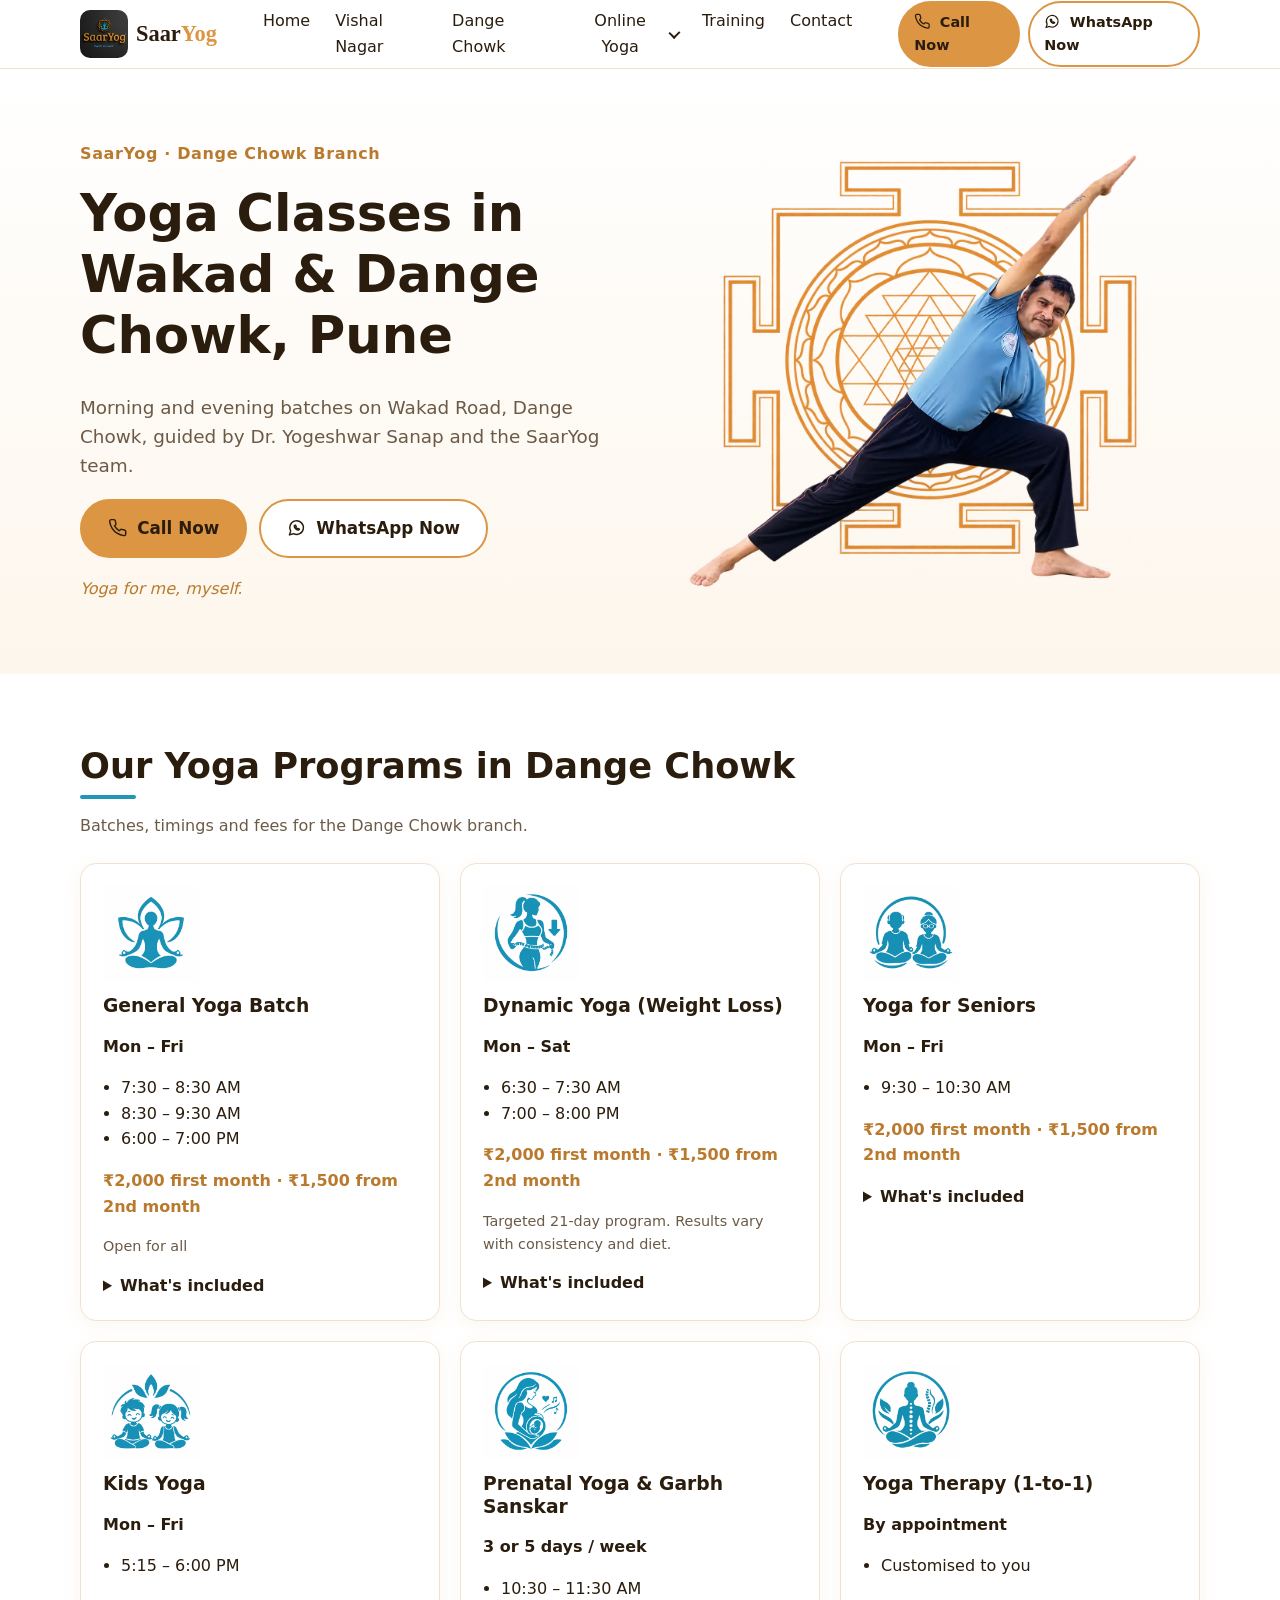
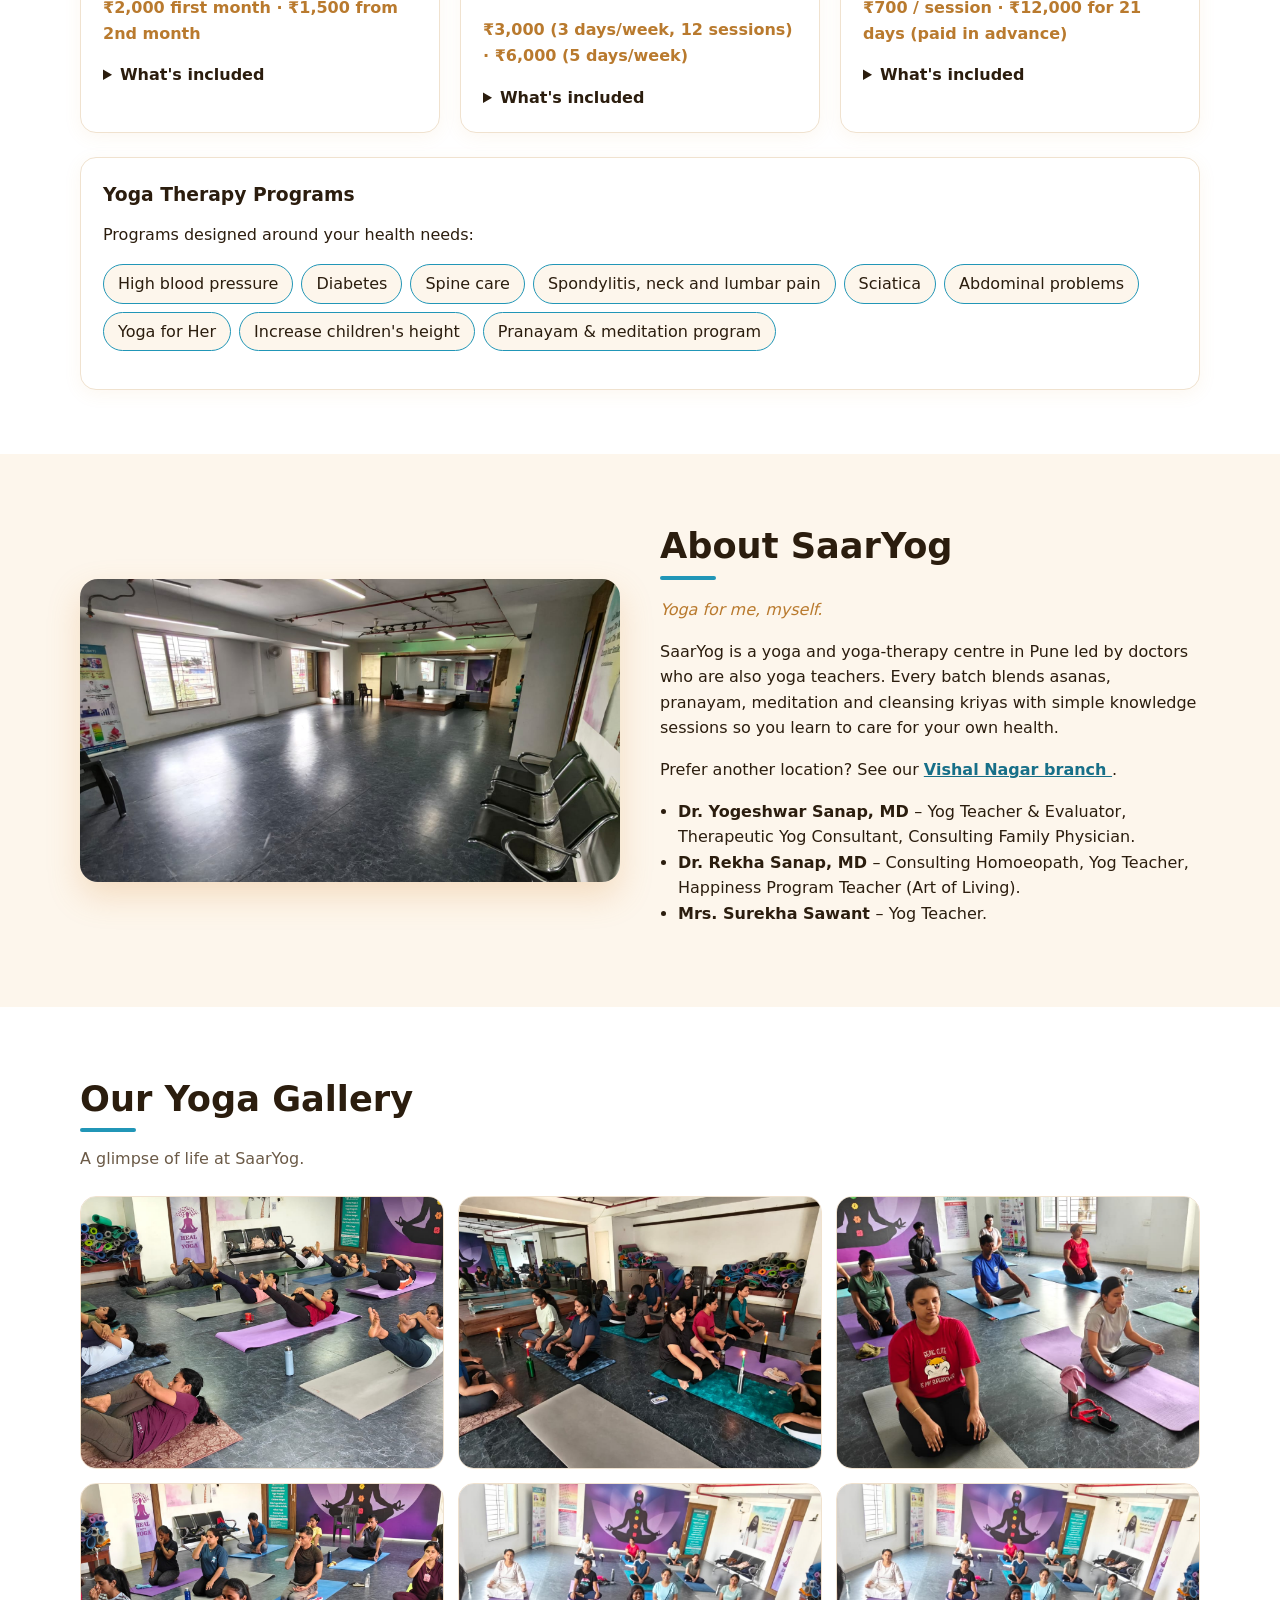
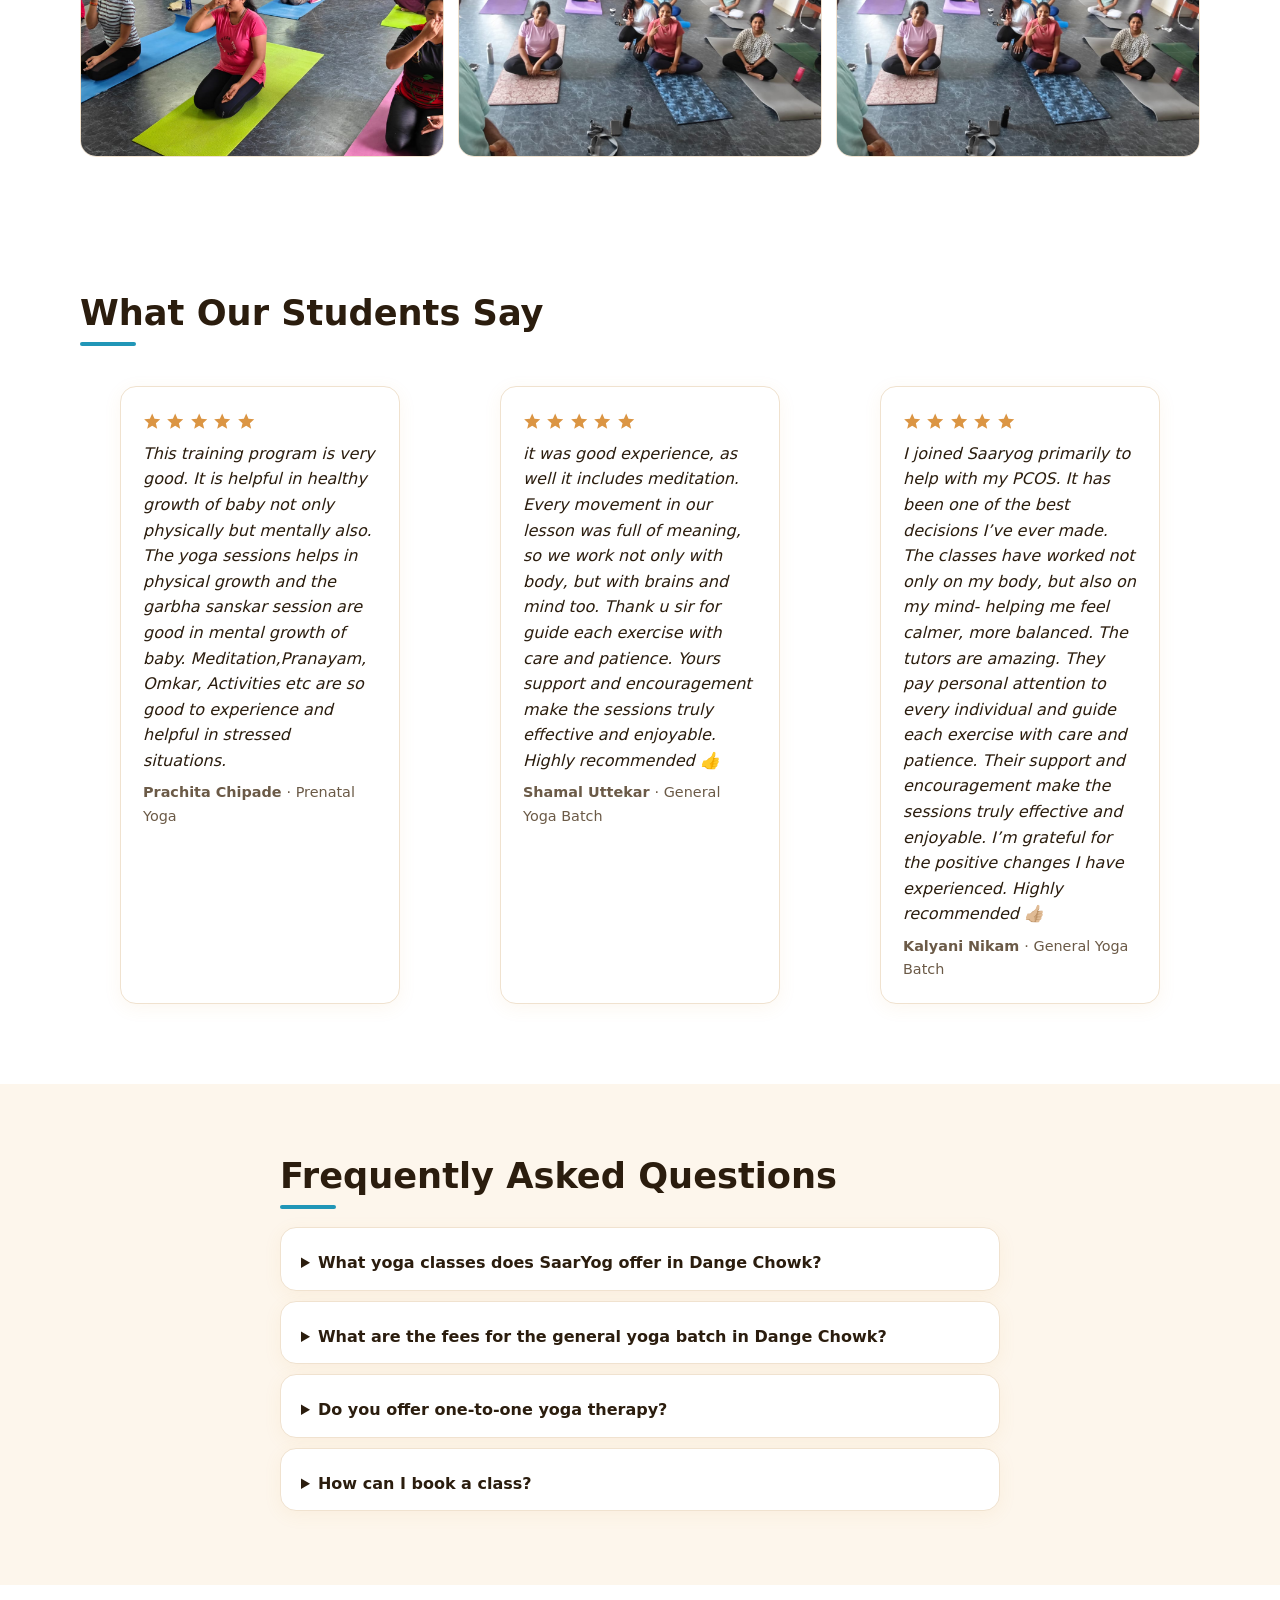
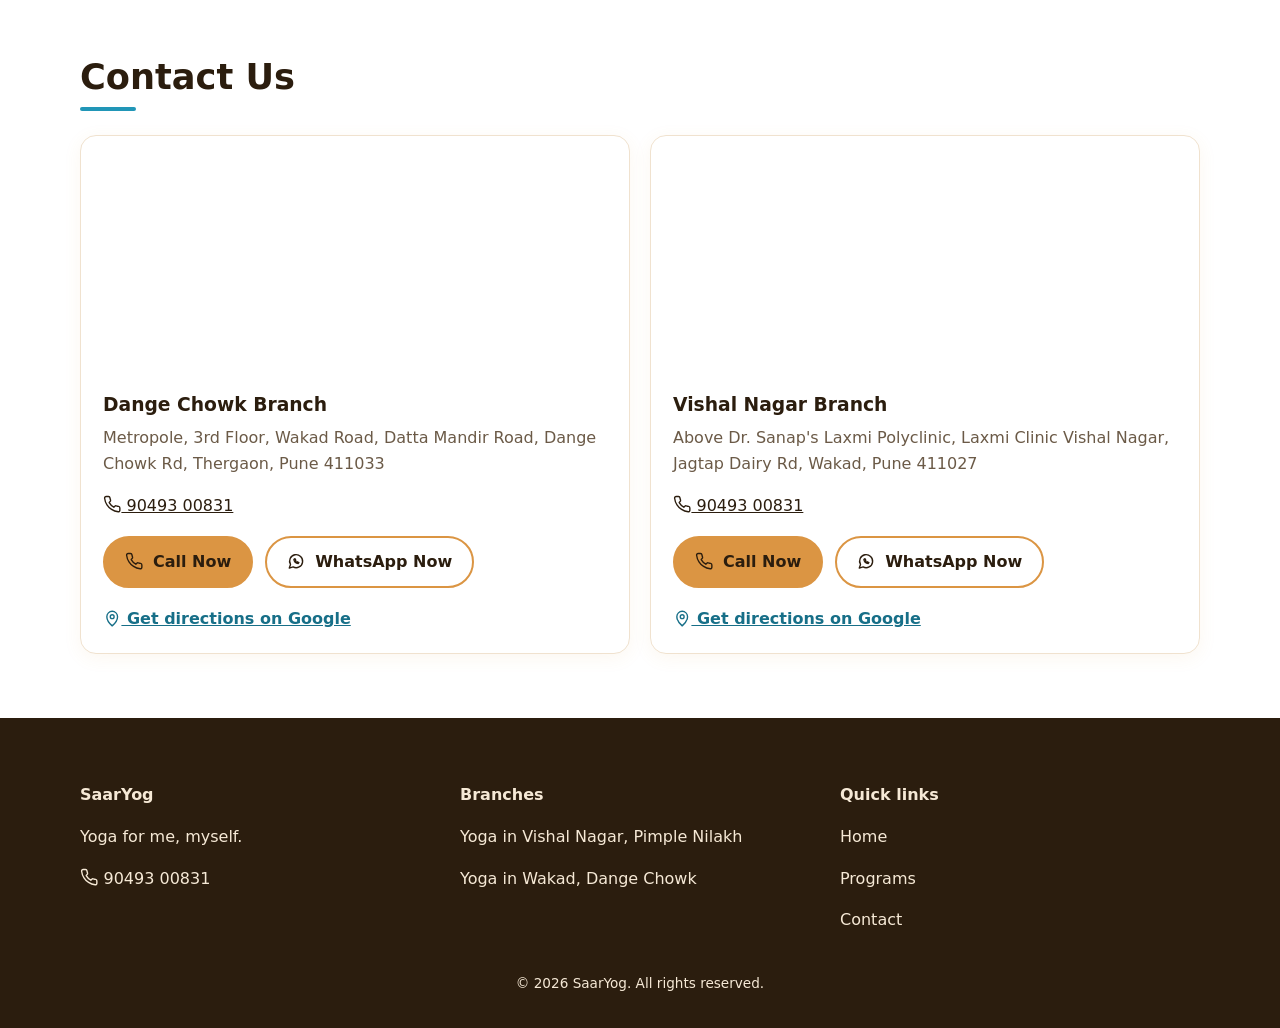
<file: dange-chowk.html>
<!DOCTYPE html>
<html lang="en-IN">
 <head>
  <meta charset="utf-8"/>
  <meta content="width=device-width,initial-scale=1" name="viewport"/>
  <!-- SEO: Page Title and Meta Description -->
  <title>
   Yoga Classes in Wakad &amp; Dange Chowk, Pune | SaarYog
  </title>
  <meta content="SaarYog yoga classes near Wakad &amp; Dange Chowk, Pune: general yoga, dynamic weight-loss batch, seniors, kids, prenatal and 1-to-1 yoga therapy. Call or WhatsApp 90493 00831." name="description"/>
  <link href="https://YOUR-DOMAIN.com/dange-chowk.html" rel="canonical"/>
  <meta content="index,follow,max-image-preview:large" name="robots"/>
  <meta content="#DB9543" name="theme-color"/>
  <meta content="IN-MH" name="geo.region"/>
  <meta content="Pune" name="geo.placename"/>
  <!-- SEO: Open Graph / Social Sharing Metadata -->
  <meta content="website" property="og:type"/>
  <meta content="SaarYog" property="og:site_name"/>
  <meta content="Yoga Classes in Wakad &amp; Dange Chowk, Pune | SaarYog" property="og:title"/>
  <meta content="SaarYog yoga classes near Wakad &amp; Dange Chowk, Pune: general yoga, dynamic weight-loss batch, seniors, kids, prenatal and 1-to-1 yoga therapy. Call or WhatsApp 90493 00831." property="og:description"/>
  <meta content="https://YOUR-DOMAIN.com/dange-chowk.html" property="og:url"/>
  <meta content="en_IN" property="og:locale"/>
  <meta content="https://YOUR-DOMAIN.com/assets/img/saaryog-logo.jpeg" property="og:image"/>
  <!-- SEO: Twitter Card Metadata and Favicon -->
  <meta content="summary_large_image" name="twitter:card"/>
  <link href="assets/img/saaryog-logo.jpeg" rel="icon" type="image/png"/>
  <link href="assets/style.css" rel="stylesheet"/>
  <!-- SEO: Structured Data (Local Business, FAQ, Breadcrumbs) -->
  <script type="application/ld+json">
   {"@context": "https://schema.org", "@graph": [{"@type": ["SportsActivityLocation", "HealthAndBeautyBusiness"], "@id": "https://YOUR-DOMAIN.com/dange-chowk.html#business", "name": "SaarYog – Dange Chowk (Wakad Road)", "url": "https://YOUR-DOMAIN.com/dange-chowk.html", "telephone": "+919049300831", "image": "https://YOUR-DOMAIN.com/assets/og.png", "slogan": "Yoga for me, myself.", "priceRange": "₹₹", "hasMap": "https://www.google.com/localservices/profile?spp=Cg0vZy8xMXZ3bG5nbGZ6&scp=CgAaDVNhYXJZb2cgQ2xhc3MqDVNhYXJZb2cgQ2xhc3M%3D&q=SaarYog%20Class&source=sh%2Fx%2Floc%2Fsrv%2Fm1%2F0&kgs=293f480625a9576a", "address": {"@type": "PostalAddress", "streetAddress": "Metropole, 3rd Floor, Wakad Road, Datta Mandir Road, Dange Chowk Rd", "addressLocality": "Thergaon", "addressRegion": "Maharashtra", "postalCode": "411033", "addressCountry": "IN"}, "areaServed": [{"@type": "Place", "name": "Wakad"}, {"@type": "Place", "name": "Dange Chowk"}, {"@type": "Place", "name": "Thergaon"}], "founder": {"@type": "Person", "name": "Dr. Yogeshwar Sanap"}}, {"@type": "FAQPage", "mainEntity": [{"@type": "Question", "name": "What yoga classes does SaarYog offer in Dange Chowk?", "acceptedAnswer": {"@type": "Answer", "text": "General yoga, weight loss, seniors, kids, prenatal yoga, yoga therapy."}}, {"@type": "Question", "name": "What are the fees for the general yoga batch in Dange Chowk?", "acceptedAnswer": {"@type": "Answer", "text": "₹2,000 first month · ₹1,500 from 2nd month."}}, {"@type": "Question", "name": "Do you offer one-to-one yoga therapy?", "acceptedAnswer": {"@type": "Answer", "text": "Yes. Customised one-to-one sessions for health issues such as high blood pressure, diabetes, back and neck pain. ₹700 / session · ₹12,000 for 21 days (paid in advance)."}}, {"@type": "Question", "name": "How can I book a class?", "acceptedAnswer": {"@type": "Answer", "text": "Call or WhatsApp 90493 00831 and we will confirm the batch timing for you."}}]}, {"@type": "BreadcrumbList", "itemListElement": [{"@type": "ListItem", "position": 1, "name": "Home", "item": "https://YOUR-DOMAIN.com/"}, {"@type": "ListItem", "position": 2, "name": "Dange Chowk", "item": "https://YOUR-DOMAIN.com/dange-chowk.html"}]}]}
  </script>
 </head>
 <body>
  <!-- SECTION: Site Header and Main Navigation -->
  <header class="site-header">
   <div class="wrap bar">
    <a aria-label="SaarYog home" class="logo" href="index.html">
     <img alt="SaarYog logo" class="logo-img" height="48" src="assets/img/saaryog-logo.jpeg" width="48"/>
     <span>
      Saar<b>Yog
      </b>
     </span>
    </a>
    <nav aria-label="Main" id="nav">
     <ul>
      <li>
       <a href="index.html">
        Home
       </a>
      </li>
      <li>
       <a href="vishal-nagar.html">
        Vishal Nagar
       </a>
      </li>
      <li>
       <a href="dange-chowk.html">
        Dange Chowk
       </a>
      </li>
      <li class="has-sub">
  <button class="sub-toggle" type="button" aria-expanded="false" aria-haspopup="true">Online Yoga</button>
  <ul class="sub-menu">
    <li><a href="loose-xtras-weight-loss-yoga.html">Loose Xtras</a></li>
    <li><a href="kids-yoga-online.html">Kids Yoga Batch</a></li>
    <li><a href="height-up-yoga-for-kids.html">Height-Up</a></li>
    <li><a href="yoga-therapy-online.html">Yoga Therapy Programs</a></li>
    <li><a href="yoga-teacher-training-courses.html">Yoga Teacher Training Course</a></li>
  </ul>
</li>
 <li>
       <a href="yoga-teacher-training-courses.html">
        Training
       </a>
      </li>
      <!-- <li>
       <a href="#programs">
        Programs
       </a>
      </li>
      <li>
       <a href="#about">
        About
       </a>
      </li>
      <li>
       <a href="#gallery">
        Gallery
       </a>
      </li> -->
      <li>
       <a href="#contact">
        Contact
       </a>
      </li>
     </ul>
    </nav>
    <div class="hdr-cta">
     <a class="btn btn-solid sm" data-cta="call" href="tel:+919049300831">
      <svg aria-hidden="true" class="ic" fill="none" stroke="currentColor" stroke-linecap="round" stroke-linejoin="round" stroke-width="1.8" viewbox="0 0 24 24">
       <path d="M22 16.9v3a2 2 0 0 1-2.2 2 19.8 19.8 0 0 1-8.6-3.1 19.5 19.5 0 0 1-6-6A19.8 19.8 0 0 1 2.1 4.2 2 2 0 0 1 4.1 2h3a2 2 0 0 1 2 1.7c.1 1 .4 1.9.7 2.8a2 2 0 0 1-.5 2.1L8.1 9.9a16 16 0 0 0 6 6l1.3-1.3a2 2 0 0 1 2.1-.4c.9.3 1.8.6 2.8.7a2 2 0 0 1 1.7 2z">
       </path>
      </svg>
      Call Now
     </a>
     <a class="btn btn-wa sm" data-cta="whatsapp" href="https://wa.me/919049300831?text=Hi%20SaarYog,%20I%20would%20like%20to%20know%20about%20yoga%20classes." rel="noopener" target="_blank">
      <svg aria-hidden="true" class="ic" fill="none" stroke="currentColor" stroke-linecap="round" stroke-linejoin="round" stroke-width="1.8" viewbox="0 0 24 24">
       <path d="M3 21l1.6-4.7A8.5 8.5 0 1 1 8 19.5z">
       </path>
       <path d="M9 9.5c0 3 2.5 5.5 5.5 5.5l1-1.2-2-1-.8.7c-.8-.4-1.5-1.1-1.9-1.9l.7-.8-1-2z">
       </path>
      </svg>
      WhatsApp Now
     </a>
    </div>
    <button aria-controls="nav" aria-expanded="false" aria-label="Open menu" class="burger">
     <span>
     </span>
     <span>
     </span>
     <span>
     </span>
    </button>
   </div>
  </header>
  <main>
   <!-- SECTION: Hero / Main Introduction -->
   <section class="hero" id="home">
    <div class="wrap split">
     <div>
      <p class="eyebrow">
       SaarYog &middot; Dange Chowk Branch
      </p>
      <h1>
       Yoga Classes in Wakad &amp; Dange Chowk, Pune
      </h1>
      <p class="lead">
       Morning and evening batches on Wakad Road, Dange Chowk, guided by Dr. Yogeshwar Sanap and the SaarYog team.
      </p>
      <div class="row">
       <a class="btn btn-solid lg" data-cta="call" href="tel:+919049300831">
        <svg aria-hidden="true" class="ic" fill="none" stroke="currentColor" stroke-linecap="round" stroke-linejoin="round" stroke-width="1.8" viewbox="0 0 24 24">
         <path d="M22 16.9v3a2 2 0 0 1-2.2 2 19.8 19.8 0 0 1-8.6-3.1 19.5 19.5 0 0 1-6-6A19.8 19.8 0 0 1 2.1 4.2 2 2 0 0 1 4.1 2h3a2 2 0 0 1 2 1.7c.1 1 .4 1.9.7 2.8a2 2 0 0 1-.5 2.1L8.1 9.9a16 16 0 0 0 6 6l1.3-1.3a2 2 0 0 1 2.1-.4c.9.3 1.8.6 2.8.7a2 2 0 0 1 1.7 2z">
         </path>
        </svg>
        Call Now
       </a>
       <a class="btn btn-wa lg" data-cta="whatsapp" href="https://wa.me/919049300831?text=Hi%20SaarYog%20Dange%20Chowk,%20I%20would%20like%20to%20know%20about%20yoga%20classes." rel="noopener" target="_blank">
        <svg aria-hidden="true" class="ic" fill="none" stroke="currentColor" stroke-linecap="round" stroke-linejoin="round" stroke-width="1.8" viewbox="0 0 24 24">
         <path d="M3 21l1.6-4.7A8.5 8.5 0 1 1 8 19.5z">
         </path>
         <path d="M9 9.5c0 3 2.5 5.5 5.5 5.5l1-1.2-2-1-.8.7c-.8-.4-1.5-1.1-1.9-1.9l.7-.8-1-2z">
         </path>
        </svg>
        WhatsApp Now
       </a>
      </div>
      <p class="small">
       Yoga for me, myself.
      </p>
     </div>
     <div>
      <!-- <svg aria-label="Animated figure meditating in lotus pose" class="yoga-anim" role="img" viewbox="0 0 400 400">
       <g class="aura">
        <circle cx="200" cy="190" r="150">
        </circle>
        <circle cx="200" cy="190" r="115">
        </circle>
        <circle cx="200" cy="190" r="80">
        </circle>
       </g>
       <g class="petal">
        <ellipse cx="70" cy="300" rx="8" ry="14">
        </ellipse>
        <ellipse cx="335" cy="120" rx="7" ry="12">
        </ellipse>
        <ellipse cx="320" cy="310" rx="6" ry="11">
        </ellipse>
        <ellipse cx="85" cy="110" rx="6" ry="10">
        </ellipse>
       </g>
       <g class="figure">
        <circle cx="200" cy="118" fill="#DB9543" r="26">
        </circle>
        <path d="M200 148c-34 0-52 24-56 60l-26 40 34 8 48-18 48 18 34-8-26-40c-4-36-22-60-56-60z" fill="#DB9543">
        </path>
        <path d="M118 262c30 30 134 30 164 0-14 26-48 38-82 38s-68-12-82-38z" fill="#b97a2e">
        </path>
        <path d="M150 200l-34 52M250 200l34 52" stroke="#fff" stroke-linecap="round" stroke-width="5">
        </path>
       </g>
       <circle class="om" cx="200" cy="340" fill="#DB9543" r="4">
       </circle>
      </svg> -->
      <img alt="Yoga practice at SaarYog, Pune" class="hero-img" fetchpriority="high" height="600" src="assets/img/Dr.Sanap.webp" width="600"/>
     </div>
    </div>
   </section>
   <!-- SECTION: Yoga Programs, Timings, and Fees -->
   <section class="sec" id="programs">
    <div class="wrap">
     <h2>
      Our Yoga Programs in Dange Chowk
     </h2>
     <p class="sub">
      Batches, timings and fees for the Dange Chowk branch.
     </p>
     <div class="grid g3">
      <article class="card prog">
       <div class="ico"><img class="prog-icon" src="assets/icons/General-Yoga.webp" width="96" height="96" alt="General yoga icon" loading="lazy"></div>
       <h3>
        General Yoga Batch
       </h3>
       <p class="meta">
        <b>
         Mon &ndash; Fri
        </b>
       </p>
       <ul class="times">
        <li>
         7:30 &ndash; 8:30 AM
        </li>
        <li>
         8:30 &ndash; 9:30 AM
        </li>
        <li>
         6:00 &ndash; 7:00 PM
        </li>
       </ul>
       <p class="fee">
        ₹2,000 first month &middot; ₹1,500 from 2nd month
       </p>
       <p class="note">
        Open for all
       </p>
       <details>
        <summary>
         What's included
        </summary>
        <ul>
         <li>
          Micro yoga
         </li>
         <li>
          Asanas
         </li>
         <li>
          Sun salutation
         </li>
         <li>
          Pranayam
         </li>
         <li>
          Meditation
         </li>
         <li>
          Shuddhi kriya (cleansing)
         </li>
         <li>
          Knowledge session
         </li>
        </ul>
       </details>
      </article>
      <article class="card prog">
       <div class="ico"><img class="prog-icon" src="assets/icons/Weight-Loss.webp" width="96" height="96" alt="General yoga icon" loading="lazy"></div>
       <h3>
        Dynamic Yoga (Weight Loss)
       </h3>
       <p class="meta">
        <b>
         Mon &ndash; Sat
        </b>
       </p>
       <ul class="times">
        <li>
         6:30 &ndash; 7:30 AM
        </li>
        <li>
         7:00 &ndash; 8:00 PM
        </li>
       </ul>
       <p class="fee">
        ₹2,000 first month &middot; ₹1,500 from 2nd month
       </p>
       <p class="note">
        Targeted 21-day program. Results vary with consistency and diet.
       </p>
       <details>
        <summary>
         What's included
        </summary>
        <ul>
         <li>
          Asanas and pranayam for weight reduction
         </li>
         <li>
          Shuddhi kriya for weight loss
         </li>
         <li>
          Yog nidra
         </li>
         <li>
          Mudras for weight loss
         </li>
         <li>
          Diet session
         </li>
         <li>
          Special diet for two days a week
         </li>
         <li>
          Knowledge session
         </li>
         <li>
          Unique preparatory movements
         </li>
         <li>
          Dedicated weight-loss batch
         </li>
        </ul>
       </details>
      </article>
      <article class="card prog">
       <div class="ico"><img class="prog-icon" src="assets/icons/Seniors.webp" width="96" height="96" alt="General yoga icon" loading="lazy"></div>
       <h3>
        Yoga for Seniors
       </h3>
       <p class="meta">
        <b>
         Mon &ndash; Fri
        </b>
       </p>
       <ul class="times">
        <li>
         9:30 &ndash; 10:30 AM
        </li>
       </ul>
       <p class="fee">
        ₹2,000 first month &middot; ₹1,500 from 2nd month
       </p>
       <details>
        <summary>
         What's included
        </summary>
        <ul>
         <li>
          Asanas, pranayam, meditation and preparatory movements suited to seniors
         </li>
         <li>
          Shuddhi kriya
         </li>
         <li>
          Fun activities
         </li>
         <li>
          Knowledge session
         </li>
         <li>
          Om chanting
         </li>
        </ul>
       </details>
      </article>
      <article class="card prog">
       <div class="ico"><img class="prog-icon" src="assets/icons/Kids.webp" width="96" height="96" alt="General yoga icon" loading="lazy"></div>
       <h3>
        Kids Yoga
       </h3>
       <p class="meta">
        <b>
         Mon &ndash; Fri
        </b>
       </p>
       <ul class="times">
        <li>
         5:15 &ndash; 6:00 PM
        </li>
       </ul>
       <p class="fee">
        ₹2,000 first month &middot; ₹1,500 from 2nd month
       </p>
       <details>
        <summary>
         What's included
        </summary>
        <ul>
         <li>
          Unique preparatory movements
         </li>
         <li>
          Sun salutation
         </li>
         <li>
          Moon salutation
         </li>
         <li>
          Asanas to support height growth
         </li>
         <li>
          Pranayam
         </li>
         <li>
          Om chanting
         </li>
         <li>
          Fun, creative activities
         </li>
         <li>
          Right-brain development process
         </li>
        </ul>
       </details>
      </article>
      <article class="card prog">
       <div class="ico"><img class="prog-icon" src="assets/icons/Prenatal.webp" width="96" height="96" alt="General yoga icon" loading="lazy"></div>
       <h3>
        Prenatal Yoga &amp; Garbh Sanskar
       </h3>
       <p class="meta">
        <b>
         3 or 5 days / week
        </b>
       </p>
       <ul class="times">
        <li>
         10:30 &ndash; 11:30 AM
        </li>
       </ul>
       <p class="fee">
        ₹3,000 (3 days/week, 12 sessions) &middot; ₹6,000 (5 days/week)
       </p>
       <details>
        <summary>
         What's included
        </summary>
        <ul>
         <li>
          Asanas
         </li>
         <li>
          Pranayam
         </li>
         <li>
          Meditation
         </li>
         <li>
          Garbh sanskar
         </li>
         <li>
          Knowledge session
         </li>
        </ul>
       </details>
      </article>
      <article class="card prog">
       <div class="ico"><img class="prog-icon" src="assets/icons/therapy.webp" width="96" height="96" alt="General yoga icon" loading="lazy"></div>
       <h3>
        Yoga Therapy (1-to-1)
       </h3>
       <p class="meta">
        <b>
         By appointment
        </b>
       </p>
       <ul class="times">
        <li>
         Customised to you
        </li>
       </ul>
       <p class="fee">
        ₹700 / session &middot; ₹12,000 for 21 days (paid in advance)
       </p>
       <details>
        <summary>
         What's included
        </summary>
        <ul>
         <li>
          21 days of one-to-one customised sessions
         </li>
         <li>
          Customised yog nidra
         </li>
         <li>
          For BP, diabetes, back and neck pain, sciatica, abdominal issues and more
         </li>
        </ul>
       </details>
      </article>
     </div>
     <div class="card therapy">
      <h3>
       Yoga Therapy Programs
      </h3>
      <p>
       Programs designed around your health needs:
      </p>
      <ul class="chips">
       <li>
        High blood pressure
       </li>
       <li>
        Diabetes
       </li>
       <li>
        Spine care
       </li>
       <li>
        Spondylitis, neck and lumbar pain
       </li>
       <li>
        Sciatica
       </li>
       <li>
        Abdominal problems
       </li>
       <li>
        Yoga for Her
       </li>
       <li>
        Increase children's height
       </li>
       <li>
        Pranayam &amp; meditation program
       </li>
      </ul>
     </div>
    </div>
   </section>
   <!-- SECTION: About SaarYog and Teaching Team -->
   <section class="sec alt" id="about">
    <div class="wrap split">
     <div>
      <!-- <svg aria-label="Illustration of yoga practice" class="about-art" role="img" viewbox="0 0 400 300">
       <rect fill="#fdf3e6" height="300" rx="18" width="400">
       </rect>
       <circle cx="200" cy="140" fill="none" r="90" stroke="#DB9543" stroke-dasharray="4 8" stroke-width="2">
       </circle>
       <circle cx="200" cy="95" fill="#DB9543" r="20">
       </circle>
       <path d="M200 120c-28 0-42 20-45 46l-22 32 28 6 39-14 39 14 28-6-22-32c-3-26-17-46-45-46z" fill="#DB9543">
       </path>
       <text fill="#8a5a1e" font-family="Georgia,serif" font-size="16" text-anchor="middle" x="200" y="272">
        TODO: replace with a real studio / teacher photo
       </text>
      </svg> -->
       <img alt="SaarYog yoga class with Dr. Yogeshwar Sanap, Pune" class="about-img" height="900" loading="lazy" src="assets/img/dange-chowk/dange-chowk-hall.jpeg" width="1200"/>
     </div>
     <div>
      <h2>
       About SaarYog
      </h2>
      <p class="tag">
       Yoga for me, myself.
      </p>
      <p>
       SaarYog is a yoga and yoga-therapy centre in Pune led by doctors who are also yoga teachers. Every batch blends asanas, pranayam, meditation and cleansing kriyas with simple knowledge sessions so you learn to care for your own health.
      </p>
      <p>
       Prefer another location? See our
       <a class="link" href="vishal-nagar.html">
        Vishal Nagar branch
       </a>
       .
      </p>
      <ul class="team">
       <li>
        <b>
         Dr. Yogeshwar Sanap, MD
        </b>
        &ndash; Yog Teacher &amp; Evaluator, Therapeutic Yog Consultant, Consulting Family Physician.
       </li>
       <li>
        <b>
         Dr. Rekha Sanap, MD
        </b>
        &ndash; Consulting Homoeopath, Yog Teacher, Happiness Program Teacher (Art of Living).
       </li>
       <li>
        <b>
         Mrs. Surekha Sawant
        </b>
        &ndash; Yog Teacher.
       </li>
      </ul>
     </div>
    </div>
   </section>
   <!-- SECTION: Yoga Gallery -->
   <section class="sec" id="gallery">
    <div class="wrap">
     <h2>
      Our Yoga Gallery
     </h2>
     <p class="sub">
      A glimpse of life at SaarYog.
     </p>
     <div class="gallery">
      <a class="gi" data-lb="" href="assets/img/dange-chowk/gallery-dange-chowk-1.jpeg">
       <img alt="Morning yoga batch at SaarYog in Dange Chowk" height="450" loading="lazy" src="assets/img/dange-chowk/gallery-dange-chowk-1.jpeg" width="600"/>
      </a>
      <a class="gi" data-lb="" href="assets/img/dange-chowk/gallery-dange-chowk-2.jpeg">
       <img alt="Group asana practice in Dange Chowk" height="450" loading="lazy" src="assets/img/dange-chowk/gallery-dange-chowk-2.jpeg" width="600"/>
      </a>
      <a class="gi" data-lb="" href="assets/img/dange-chowk/gallery-dange-chowk-3.jpeg">
       <img alt="Pranayam and meditation session in Dange Chowk" height="450" loading="lazy" src="assets/img/dange-chowk/gallery-dange-chowk-3.jpeg" width="600"/>
      </a>
      <a class="gi" data-lb="" href="assets/img/dange-chowk/gallery-dange-chowk-4.jpeg">
       <img alt="Kids yoga class in Dange Chowk" height="450" loading="lazy" src="assets/img/dange-chowk/gallery-dange-chowk-4.jpeg" width="600"/>
      </a>
      <a class="gi" data-lb="" href="assets/img/dange-chowk/gallery-dange-chowk-5.jpeg">
       <img alt="Yoga for seniors in Dange Chowk" height="450" loading="lazy" src="assets/img/dange-chowk/gallery-dange-chowk-5.jpeg" width="600"/>
      </a>
      <a class="gi" data-lb="" href="assets/img/dange-chowk/gallery-dange-chowk-6.jpeg">
       <img alt="One-to-one yoga therapy session in Dange Chowk" height="450" loading="lazy" src="assets/img/dange-chowk/gallery-dange-chowk-6.jpeg" width="600"/>
      </a>
     </div>
    </div>
   </section>
   <!-- SECTION: Student Testimonials -->
   <section class="sec" id="testimonials">
    <div class="wrap">
     <h2>
      What Our Students Say
     </h2>
     <div class="grid g3">
      <figure class="card review">
       <div class="stars">
        <svg aria-hidden="true" class="ic star" fill="currentColor" viewbox="0 0 24 24">
         <path d="M12 2l3 6.9 7.5.7-5.7 5 1.7 7.4L12 18l-6.5 4 1.7-7.4-5.7-5L9 8.9z">
         </path>
        </svg>
        <svg aria-hidden="true" class="ic star" fill="currentColor" viewbox="0 0 24 24">
         <path d="M12 2l3 6.9 7.5.7-5.7 5 1.7 7.4L12 18l-6.5 4 1.7-7.4-5.7-5L9 8.9z">
         </path>
        </svg>
        <svg aria-hidden="true" class="ic star" fill="currentColor" viewbox="0 0 24 24">
         <path d="M12 2l3 6.9 7.5.7-5.7 5 1.7 7.4L12 18l-6.5 4 1.7-7.4-5.7-5L9 8.9z">
         </path>
        </svg>
        <svg aria-hidden="true" class="ic star" fill="currentColor" viewbox="0 0 24 24">
         <path d="M12 2l3 6.9 7.5.7-5.7 5 1.7 7.4L12 18l-6.5 4 1.7-7.4-5.7-5L9 8.9z">
         </path>
        </svg>
        <svg aria-hidden="true" class="ic star" fill="currentColor" viewbox="0 0 24 24">
         <path d="M12 2l3 6.9 7.5.7-5.7 5 1.7 7.4L12 18l-6.5 4 1.7-7.4-5.7-5L9 8.9z">
         </path>
        </svg>
       </div>
       <blockquote>
        This training program is very good. It is helpful in healthy growth of baby not only physically but mentally also. The yoga sessions helps in physical growth and the garbha sanskar session are good in mental growth of baby. Meditation,Pranayam, Omkar, Activities etc are so good to experience and helpful in stressed situations.
       </blockquote>
       <figcaption>
        <b>
         Prachita Chipade
        </b>
        &middot; Prenatal Yoga
       </figcaption>
      </figure>
      <figure class="card review">
       <div class="stars">
        <svg aria-hidden="true" class="ic star" fill="currentColor" viewbox="0 0 24 24">
         <path d="M12 2l3 6.9 7.5.7-5.7 5 1.7 7.4L12 18l-6.5 4 1.7-7.4-5.7-5L9 8.9z">
         </path>
        </svg>
        <svg aria-hidden="true" class="ic star" fill="currentColor" viewbox="0 0 24 24">
         <path d="M12 2l3 6.9 7.5.7-5.7 5 1.7 7.4L12 18l-6.5 4 1.7-7.4-5.7-5L9 8.9z">
         </path>
        </svg>
        <svg aria-hidden="true" class="ic star" fill="currentColor" viewbox="0 0 24 24">
         <path d="M12 2l3 6.9 7.5.7-5.7 5 1.7 7.4L12 18l-6.5 4 1.7-7.4-5.7-5L9 8.9z">
         </path>
        </svg>
        <svg aria-hidden="true" class="ic star" fill="currentColor" viewbox="0 0 24 24">
         <path d="M12 2l3 6.9 7.5.7-5.7 5 1.7 7.4L12 18l-6.5 4 1.7-7.4-5.7-5L9 8.9z">
         </path>
        </svg>
        <svg aria-hidden="true" class="ic star" fill="currentColor" viewbox="0 0 24 24">
         <path d="M12 2l3 6.9 7.5.7-5.7 5 1.7 7.4L12 18l-6.5 4 1.7-7.4-5.7-5L9 8.9z">
         </path>
        </svg>
       </div>
       <blockquote>
        it was good experience, as well it includes meditation. Every movement in our lesson was full of meaning, so we work not only with body, but with brains and mind too.
Thank u sir for guide each exercise with care and patience. Yours support and encouragement make the sessions truly effective and enjoyable.
Highly recommended 👍
       </blockquote>
       <figcaption>
        <b>
         Shamal Uttekar
        </b>
        &middot; General Yoga Batch
       </figcaption>
      </figure>
      <figure class="card review">
       <div class="stars">
        <svg aria-hidden="true" class="ic star" fill="currentColor" viewbox="0 0 24 24">
         <path d="M12 2l3 6.9 7.5.7-5.7 5 1.7 7.4L12 18l-6.5 4 1.7-7.4-5.7-5L9 8.9z">
         </path>
        </svg>
        <svg aria-hidden="true" class="ic star" fill="currentColor" viewbox="0 0 24 24">
         <path d="M12 2l3 6.9 7.5.7-5.7 5 1.7 7.4L12 18l-6.5 4 1.7-7.4-5.7-5L9 8.9z">
         </path>
        </svg>
        <svg aria-hidden="true" class="ic star" fill="currentColor" viewbox="0 0 24 24">
         <path d="M12 2l3 6.9 7.5.7-5.7 5 1.7 7.4L12 18l-6.5 4 1.7-7.4-5.7-5L9 8.9z">
         </path>
        </svg>
        <svg aria-hidden="true" class="ic star" fill="currentColor" viewbox="0 0 24 24">
         <path d="M12 2l3 6.9 7.5.7-5.7 5 1.7 7.4L12 18l-6.5 4 1.7-7.4-5.7-5L9 8.9z">
         </path>
        </svg>
        <svg aria-hidden="true" class="ic star" fill="currentColor" viewbox="0 0 24 24">
         <path d="M12 2l3 6.9 7.5.7-5.7 5 1.7 7.4L12 18l-6.5 4 1.7-7.4-5.7-5L9 8.9z">
         </path>
        </svg>
       </div>
       <blockquote>
        I joined Saaryog primarily to help with my PCOS. It has been one of the best decisions I’ve ever made. The classes have worked not only on my body, but also on my mind- helping me feel calmer, more balanced. The tutors are amazing. They pay personal attention to every individual and guide each exercise with care and patience. Their support and encouragement make the sessions truly effective and enjoyable. I’m grateful for the positive changes I have experienced. Highly recommended 👍🏼
       </blockquote>
       <figcaption>
        <b>
         Kalyani Nikam
        </b>
        &middot; General Yoga Batch
       </figcaption>
      </figure>
     </div>
    </div>
   </section>
   <!-- SECTION: Frequently Asked Questions -->
   <section class="sec alt" id="faq">
    <div class="wrap narrow">
     <h2>
      Frequently Asked Questions
     </h2>
     <details class="card faq">
      <summary>
       What yoga classes does SaarYog offer in Dange Chowk?
      </summary>
      <p>
       General yoga, weight loss, seniors, kids, prenatal yoga, yoga therapy.
      </p>
     </details>
     <details class="card faq">
      <summary>
       What are the fees for the general yoga batch in Dange Chowk?
      </summary>
      <p>
       ₹2,000 first month &middot; ₹1,500 from 2nd month.
      </p>
     </details>
     <details class="card faq">
      <summary>
       Do you offer one-to-one yoga therapy?
      </summary>
      <p>
       Yes. Customised one-to-one sessions for health issues such as high blood pressure, diabetes, back and neck pain. ₹700 / session &middot; ₹12,000 for 21 days (paid in advance).
      </p>
     </details>
     <details class="card faq">
      <summary>
       How can I book a class?
      </summary>
      <p>
       Call or WhatsApp 90493 00831 and we will confirm the batch timing for you.
      </p>
     </details>
    </div>
   </section>
   <!-- SECTION: Contact Details and Branch Maps -->
   <section class="sec" id="contact">
    <div class="wrap">
     <h2>
      Contact Us
     </h2>
     <div class="grid g2">
      <div class="card contact">
       <iframe allowfullscreen="" class="map" loading="lazy" referrerpolicy="no-referrer-when-downgrade" src="https://www.google.com/maps?q=SaarYog+Class+Metropole+Dange+Chowk+Wakad+Road+Pune&amp;output=embed" title="Map of SaarYog Dange Chowk branch">
       </iframe>
       <h3>
        Dange Chowk Branch
       </h3>
       <address>
        Metropole, 3rd Floor, Wakad Road, Datta Mandir Road, Dange Chowk Rd, Thergaon, Pune 411033
       </address>
       <p>
        <a href="tel:+919049300831">
         <svg aria-hidden="true" class="ic" fill="none" stroke="currentColor" stroke-linecap="round" stroke-linejoin="round" stroke-width="1.8" viewbox="0 0 24 24">
          <path d="M22 16.9v3a2 2 0 0 1-2.2 2 19.8 19.8 0 0 1-8.6-3.1 19.5 19.5 0 0 1-6-6A19.8 19.8 0 0 1 2.1 4.2 2 2 0 0 1 4.1 2h3a2 2 0 0 1 2 1.7c.1 1 .4 1.9.7 2.8a2 2 0 0 1-.5 2.1L8.1 9.9a16 16 0 0 0 6 6l1.3-1.3a2 2 0 0 1 2.1-.4c.9.3 1.8.6 2.8.7a2 2 0 0 1 1.7 2z">
          </path>
         </svg>
         90493 00831
        </a>
       </p>
       <div class="row">
        <a class="btn btn-solid" data-cta="call" href="tel:+919049300831">
         <svg aria-hidden="true" class="ic" fill="none" stroke="currentColor" stroke-linecap="round" stroke-linejoin="round" stroke-width="1.8" viewbox="0 0 24 24">
          <path d="M22 16.9v3a2 2 0 0 1-2.2 2 19.8 19.8 0 0 1-8.6-3.1 19.5 19.5 0 0 1-6-6A19.8 19.8 0 0 1 2.1 4.2 2 2 0 0 1 4.1 2h3a2 2 0 0 1 2 1.7c.1 1 .4 1.9.7 2.8a2 2 0 0 1-.5 2.1L8.1 9.9a16 16 0 0 0 6 6l1.3-1.3a2 2 0 0 1 2.1-.4c.9.3 1.8.6 2.8.7a2 2 0 0 1 1.7 2z">
          </path>
         </svg>
         Call Now
        </a>
        <a class="btn btn-wa" data-cta="whatsapp" href="https://wa.me/919049300831?text=Hi%20SaarYog%20Dange%20Chowk,%20I%20would%20like%20to%20know%20about%20yoga%20classes." rel="noopener" target="_blank">
         <svg aria-hidden="true" class="ic" fill="none" stroke="currentColor" stroke-linecap="round" stroke-linejoin="round" stroke-width="1.8" viewbox="0 0 24 24">
          <path d="M3 21l1.6-4.7A8.5 8.5 0 1 1 8 19.5z">
          </path>
          <path d="M9 9.5c0 3 2.5 5.5 5.5 5.5l1-1.2-2-1-.8.7c-.8-.4-1.5-1.1-1.9-1.9l.7-.8-1-2z">
          </path>
         </svg>
         WhatsApp Now
        </a>
       </div>
       <p>
        <a class="link" href="https://www.google.com/localservices/profile?spp=Cg0vZy8xMXZ3bG5nbGZ6&amp;scp=CgAaDVNhYXJZb2cgQ2xhc3MqDVNhYXJZb2cgQ2xhc3M%3D&amp;q=SaarYog%20Class&amp;source=sh%2Fx%2Floc%2Fsrv%2Fm1%2F0&amp;kgs=293f480625a9576a" rel="noopener" target="_blank">
         <svg aria-hidden="true" class="ic" fill="none" stroke="currentColor" stroke-linecap="round" stroke-linejoin="round" stroke-width="1.8" viewbox="0 0 24 24">
          <path d="M12 22s7-6.1 7-12a7 7 0 0 0-14 0c0 5.9 7 12 7 12z">
          </path>
          <circle cx="12" cy="10" r="2.5">
          </circle>
         </svg>
         Get directions on Google
        </a>
       </p>
      </div>
      <div class="card contact">
       <iframe allowfullscreen="" class="map" loading="lazy" referrerpolicy="no-referrer-when-downgrade" src="https://www.google.com/maps?q=SaarYog+Class+Laxmi+Polyclinic+Vishal+Nagar+Wakad+Pune&amp;output=embed" title="Map of SaarYog Vishal Nagar branch">
       </iframe>
       <h3>
        Vishal Nagar Branch
       </h3>
       <address>
        Above Dr. Sanap's Laxmi Polyclinic, Laxmi Clinic Vishal Nagar, Jagtap Dairy Rd, Wakad, Pune 411027
       </address>
       <p>
        <a href="tel:+919049300831">
         <svg aria-hidden="true" class="ic" fill="none" stroke="currentColor" stroke-linecap="round" stroke-linejoin="round" stroke-width="1.8" viewbox="0 0 24 24">
          <path d="M22 16.9v3a2 2 0 0 1-2.2 2 19.8 19.8 0 0 1-8.6-3.1 19.5 19.5 0 0 1-6-6A19.8 19.8 0 0 1 2.1 4.2 2 2 0 0 1 4.1 2h3a2 2 0 0 1 2 1.7c.1 1 .4 1.9.7 2.8a2 2 0 0 1-.5 2.1L8.1 9.9a16 16 0 0 0 6 6l1.3-1.3a2 2 0 0 1 2.1-.4c.9.3 1.8.6 2.8.7a2 2 0 0 1 1.7 2z">
          </path>
         </svg>
         90493 00831
        </a>
       </p>
       <div class="row">
        <a class="btn btn-solid" data-cta="call" href="tel:+919049300831">
         <svg aria-hidden="true" class="ic" fill="none" stroke="currentColor" stroke-linecap="round" stroke-linejoin="round" stroke-width="1.8" viewbox="0 0 24 24">
          <path d="M22 16.9v3a2 2 0 0 1-2.2 2 19.8 19.8 0 0 1-8.6-3.1 19.5 19.5 0 0 1-6-6A19.8 19.8 0 0 1 2.1 4.2 2 2 0 0 1 4.1 2h3a2 2 0 0 1 2 1.7c.1 1 .4 1.9.7 2.8a2 2 0 0 1-.5 2.1L8.1 9.9a16 16 0 0 0 6 6l1.3-1.3a2 2 0 0 1 2.1-.4c.9.3 1.8.6 2.8.7a2 2 0 0 1 1.7 2z">
          </path>
         </svg>
         Call Now
        </a>
        <a class="btn btn-wa" data-cta="whatsapp" href="https://wa.me/919049300831?text=Hi%20SaarYog%20Vishal%20Nagar,%20I%20would%20like%20to%20know%20about%20yoga%20classes." rel="noopener" target="_blank">
         <svg aria-hidden="true" class="ic" fill="none" stroke="currentColor" stroke-linecap="round" stroke-linejoin="round" stroke-width="1.8" viewbox="0 0 24 24">
          <path d="M3 21l1.6-4.7A8.5 8.5 0 1 1 8 19.5z">
          </path>
          <path d="M9 9.5c0 3 2.5 5.5 5.5 5.5l1-1.2-2-1-.8.7c-.8-.4-1.5-1.1-1.9-1.9l.7-.8-1-2z">
          </path>
         </svg>
         WhatsApp Now
        </a>
       </div>
       <p>
        <a class="link" href="https://g.co/kgs/w93FZ5W" rel="noopener" target="_blank">
         <svg aria-hidden="true" class="ic" fill="none" stroke="currentColor" stroke-linecap="round" stroke-linejoin="round" stroke-width="1.8" viewbox="0 0 24 24">
          <path d="M12 22s7-6.1 7-12a7 7 0 0 0-14 0c0 5.9 7 12 7 12z">
          </path>
          <circle cx="12" cy="10" r="2.5">
          </circle>
         </svg>
         Get directions on Google
        </a>
       </p>
      </div>
     </div>
    </div>
   </section>
  </main>
  <!-- SECTION: Site Footer and Quick Links -->
  <footer class="site-footer">
   <div class="wrap grid g3">
    <div>
     <b>
      SaarYog
     </b>
     <p>
      Yoga for me, myself.
     </p>
     <p>
      <a href="tel:+919049300831">
       <svg aria-hidden="true" class="ic" fill="none" stroke="currentColor" stroke-linecap="round" stroke-linejoin="round" stroke-width="1.8" viewbox="0 0 24 24">
        <path d="M22 16.9v3a2 2 0 0 1-2.2 2 19.8 19.8 0 0 1-8.6-3.1 19.5 19.5 0 0 1-6-6A19.8 19.8 0 0 1 2.1 4.2 2 2 0 0 1 4.1 2h3a2 2 0 0 1 2 1.7c.1 1 .4 1.9.7 2.8a2 2 0 0 1-.5 2.1L8.1 9.9a16 16 0 0 0 6 6l1.3-1.3a2 2 0 0 1 2.1-.4c.9.3 1.8.6 2.8.7a2 2 0 0 1 1.7 2z">
        </path>
       </svg>
       90493 00831
      </a>
     </p>
    </div>
    <div>
     <b>
      Branches
     </b>
     <p>
      <a href="vishal-nagar.html">
       Yoga in Vishal Nagar, Pimple Nilakh
      </a>
     </p>
     <p>
      <a href="dange-chowk.html">
       Yoga in Wakad, Dange Chowk
      </a>
     </p>
    </div>
    <div>
     <b>
      Quick links
     </b>
     <p>
      <a href="index.html">
       Home
      </a>
     </p>
     <p>
      <a href="#programs">
       Programs
      </a>
     </p>
     <p>
      <a href="#contact">
       Contact
      </a>
     </p>
    </div>
   </div>
   <p class="copy">
    &copy;
    <span id="yr">
     2026
    </span>
    SaarYog. All rights reserved.
   </p>
  </footer>
  <!-- SECTION: Fixed Mobile Call and WhatsApp Bar -->
  <div class="mobile-bar">
   <a data-cta="call" href="tel:+919049300831">
    <svg aria-hidden="true" class="ic" fill="none" stroke="currentColor" stroke-linecap="round" stroke-linejoin="round" stroke-width="1.8" viewbox="0 0 24 24">
     <path d="M22 16.9v3a2 2 0 0 1-2.2 2 19.8 19.8 0 0 1-8.6-3.1 19.5 19.5 0 0 1-6-6A19.8 19.8 0 0 1 2.1 4.2 2 2 0 0 1 4.1 2h3a2 2 0 0 1 2 1.7c.1 1 .4 1.9.7 2.8a2 2 0 0 1-.5 2.1L8.1 9.9a16 16 0 0 0 6 6l1.3-1.3a2 2 0 0 1 2.1-.4c.9.3 1.8.6 2.8.7a2 2 0 0 1 1.7 2z">
     </path>
    </svg>
    Call Now
   </a>
   <a data-cta="whatsapp" href="https://wa.me/919049300831?text=Hi%20SaarYog,%20I%20would%20like%20to%20know%20about%20yoga%20classes." rel="noopener" target="_blank">
    <svg aria-hidden="true" class="ic" fill="none" stroke="currentColor" stroke-linecap="round" stroke-linejoin="round" stroke-width="1.8" viewbox="0 0 24 24">
     <path d="M3 21l1.6-4.7A8.5 8.5 0 1 1 8 19.5z">
     </path>
     <path d="M9 9.5c0 3 2.5 5.5 5.5 5.5l1-1.2-2-1-.8.7c-.8-.4-1.5-1.1-1.9-1.9l.7-.8-1-2z">
     </path>
    </svg>
    WhatsApp
   </a>
  </div>
  <!-- SCRIPT: Main JavaScript -->
  <script defer="" src="assets/main.js">
  </script>
 </body>
</html>
</file>
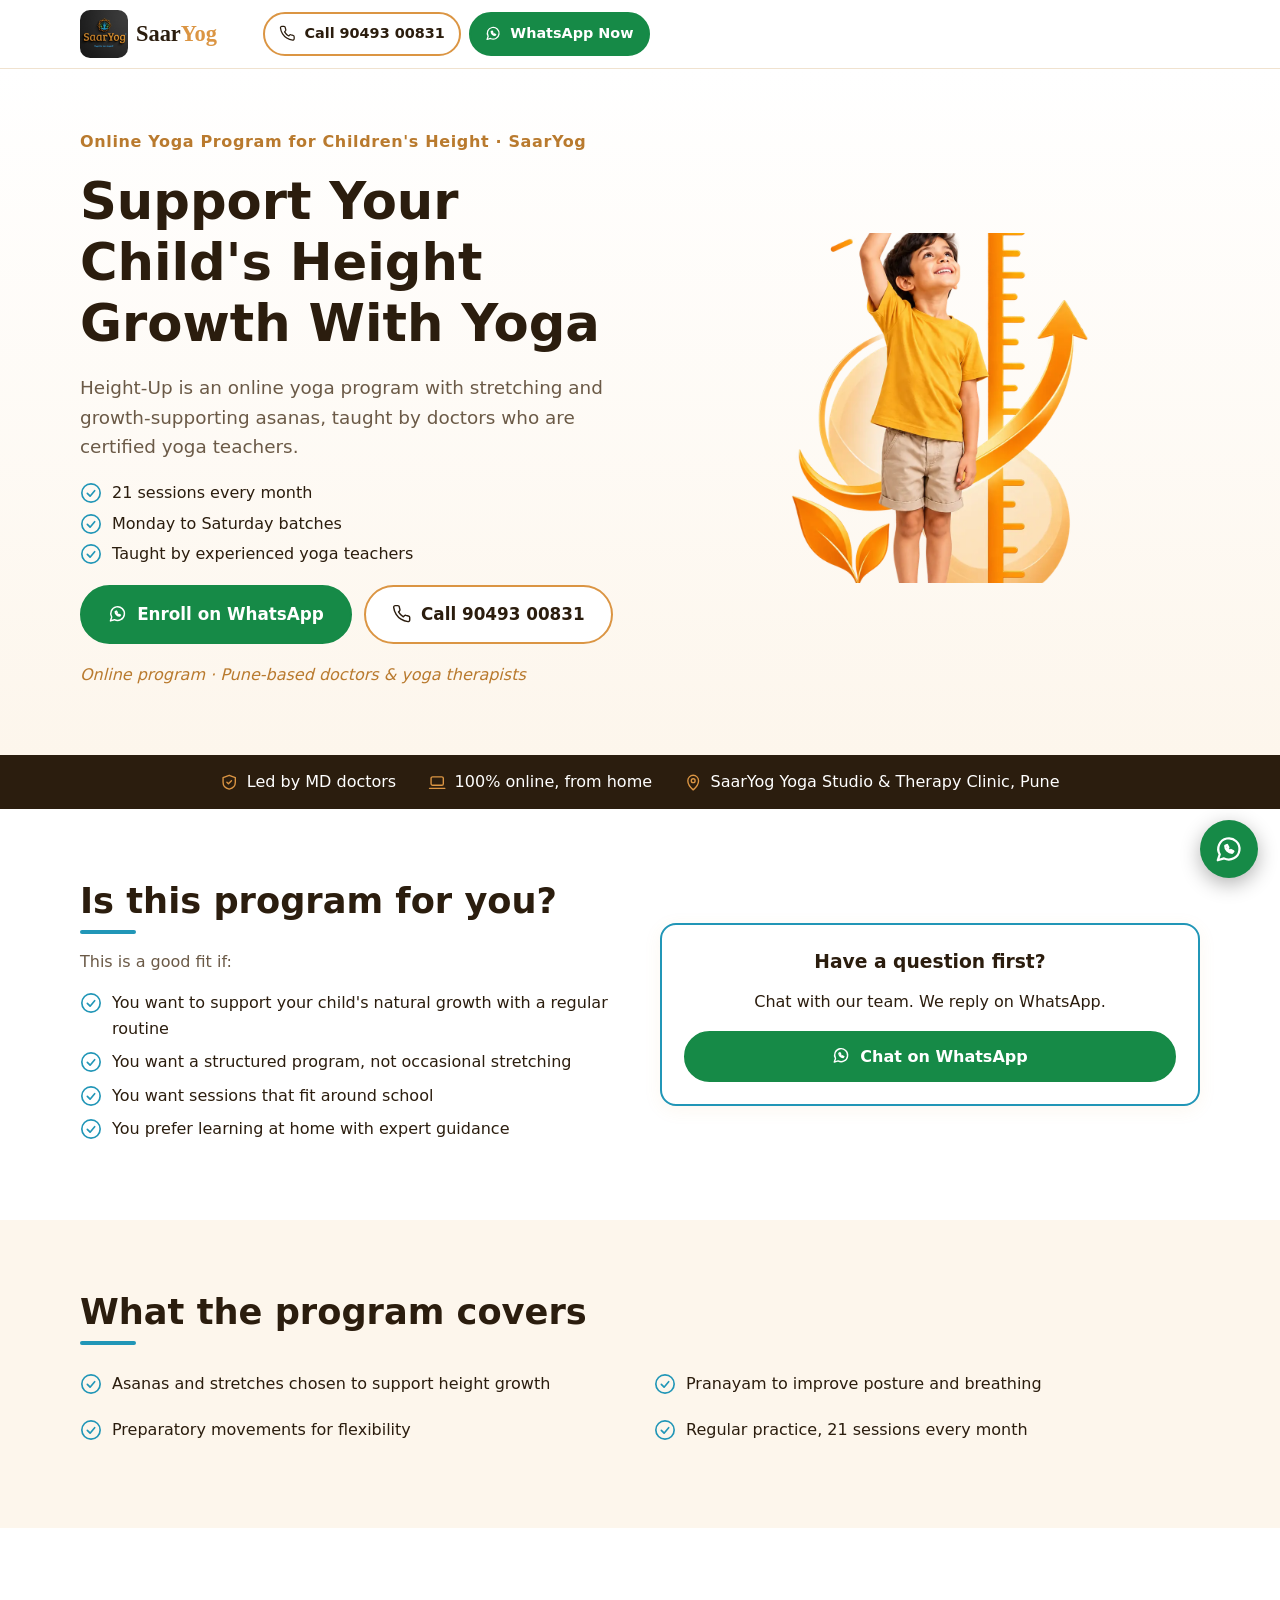
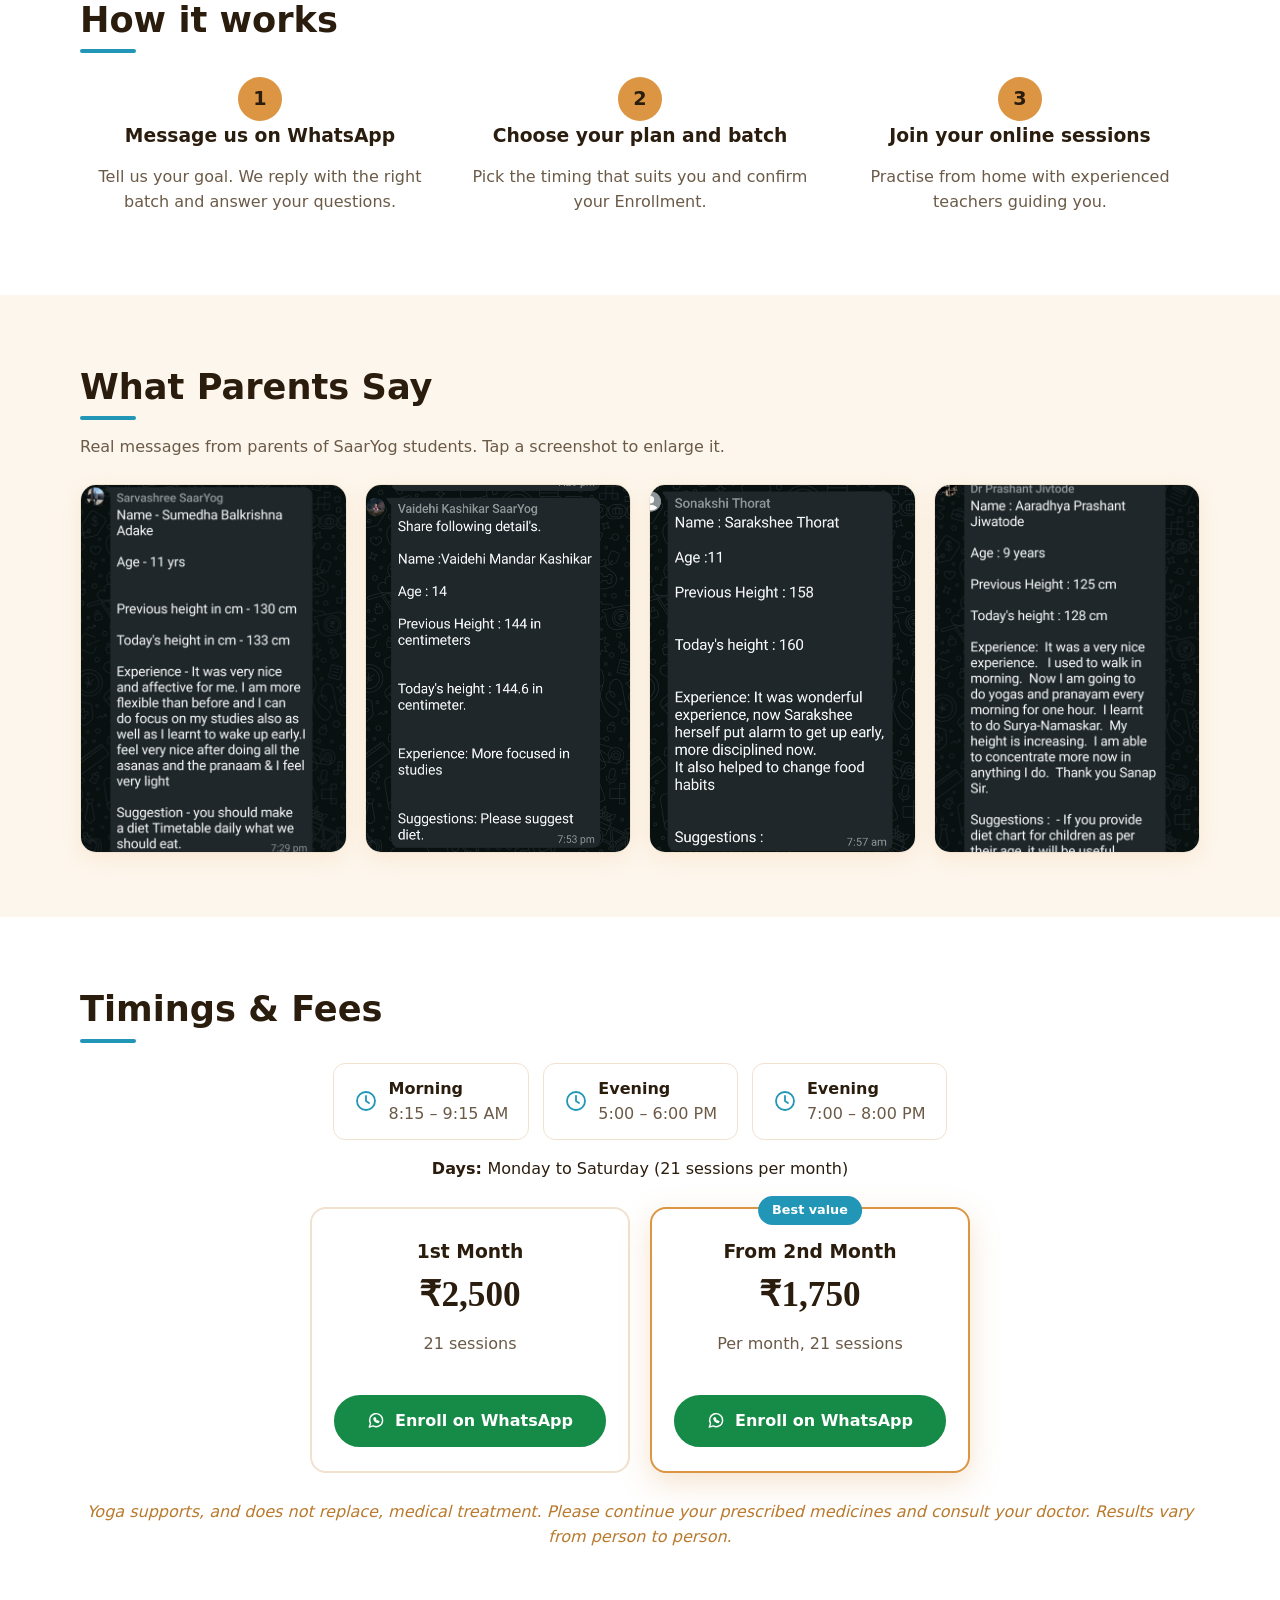
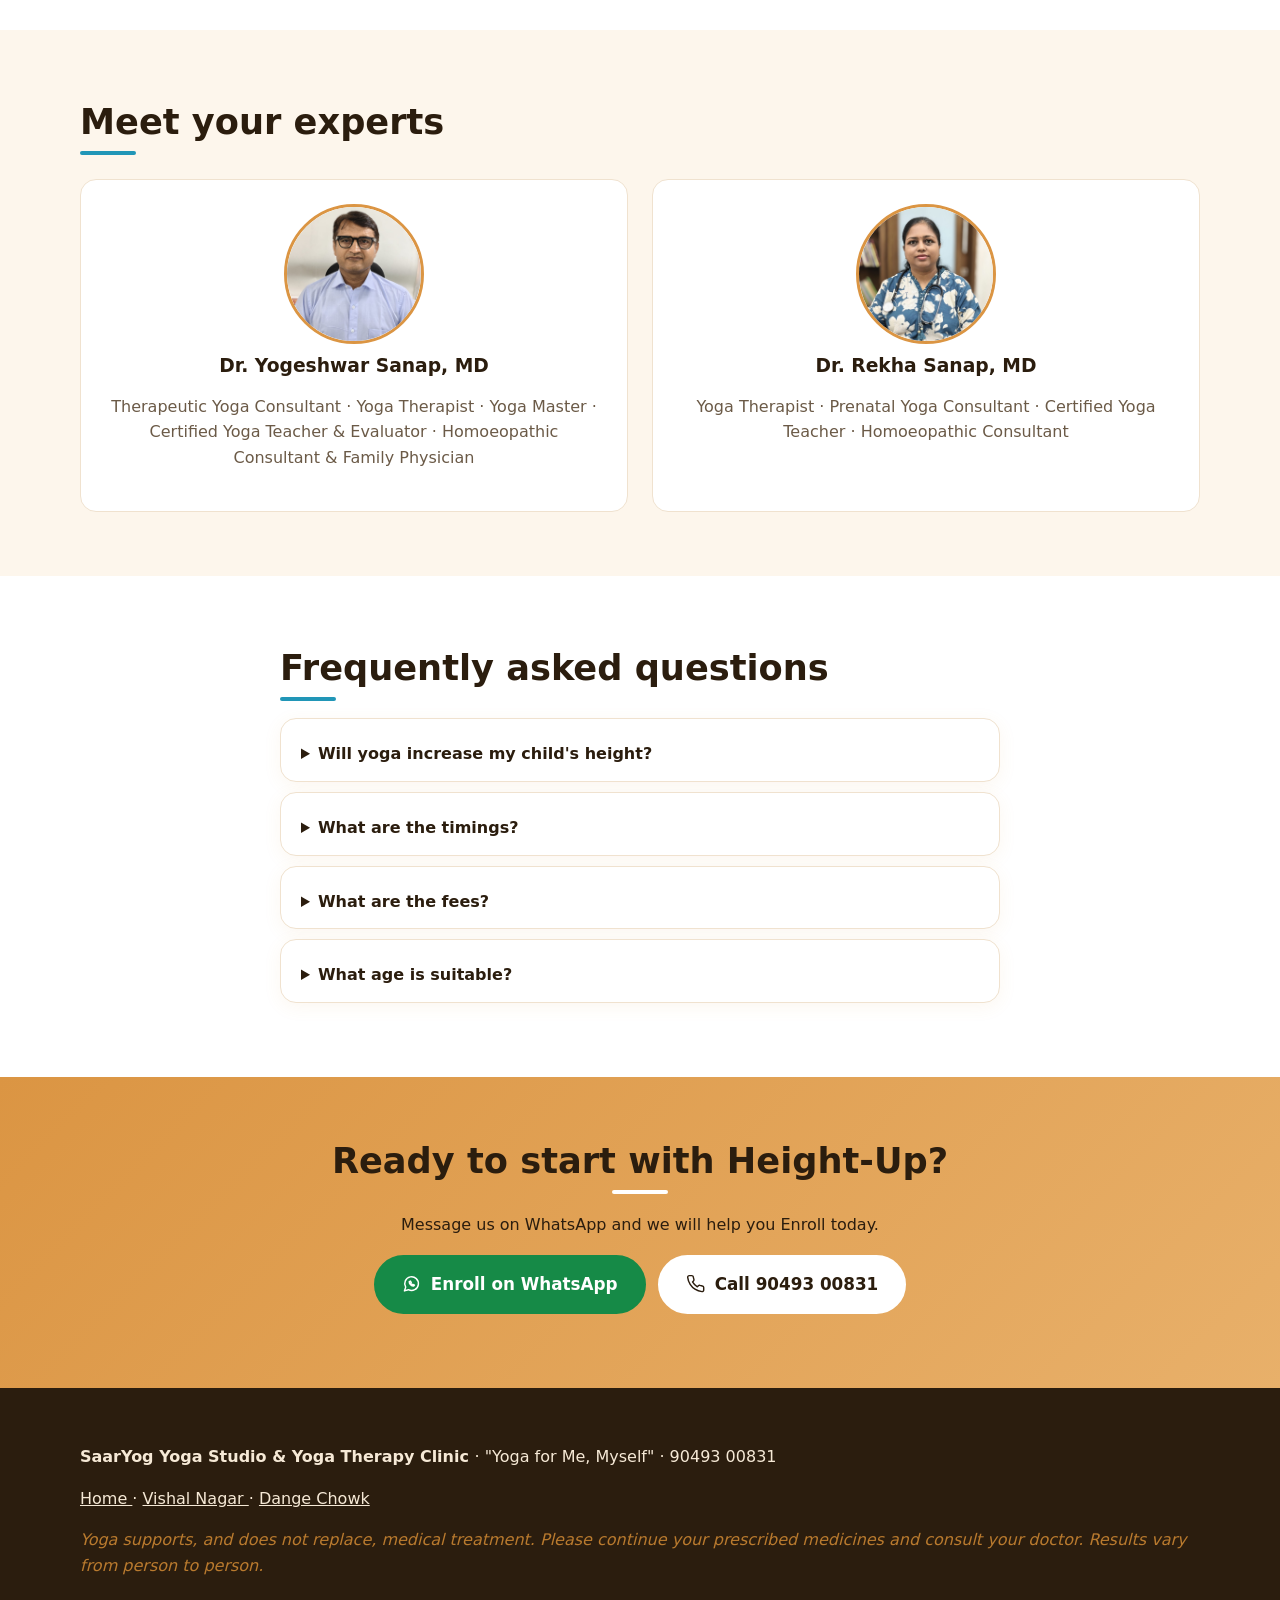
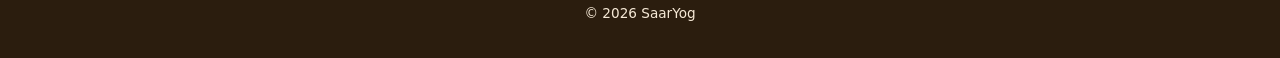
<file: height-up-yoga-for-kids.html>
<!DOCTYPE html>
<html lang="en-IN">
 <head>
  <meta charset="utf-8"/>
  <meta content="width=device-width,initial-scale=1" name="viewport"/>
  <!-- PAGE TITLE -->
  <title>
   Height Increase Yoga for Kids Online – Height-Up Program | SaarYog
  </title>
  <meta content="Height-Up: online yoga program to support children's height growth, by doctor-led SaarYog, Pune. 21 sessions a month, from ₹1,750. WhatsApp 90493 00831." name="description"/>
  <!-- SEO AND CANONICAL METADATA -->
  <link href="https://YOUR-DOMAIN.com/height-up-yoga-for-kids.html" rel="canonical"/>
  <meta content="index,follow,max-image-preview:large" name="robots"/>
  <meta content="#DB9543" name="theme-color"/>
  <!-- SOCIAL SHARING / OPEN GRAPH METADATA -->
  <meta content="website" property="og:type"/>
  <meta content="Height Increase Yoga for Kids Online – Height-Up Program | SaarYog" property="og:title"/>
  <meta content="Height-Up: online yoga program to support children's height growth, by doctor-led SaarYog, Pune. 21 sessions a month, from ₹1,750. WhatsApp 90493 00831." property="og:description"/>
  <meta content="https://YOUR-DOMAIN.com/height-up-yoga-for-kids.html" property="og:url"/>
  <meta content="https://YOUR-DOMAIN.com/assets/landing/height-hero.jpg" property="og:image"/>
  <meta content="en_IN" property="og:locale"/>
  <meta content="summary_large_image" name="twitter:card"/>
  <link href="assets/img/saaryog-logo.jpeg" rel="icon"/>
  <!-- FAVICON AND STYLESHEETS -->
  <link href="assets/style.css" rel="stylesheet"/>
  <link href="assets/landing.css" rel="stylesheet"/>
  <!-- STRUCTURED DATA: SERVICE AND FAQ SCHEMA -->
  <script type="application/ld+json">
   {"@context": "https://schema.org", "@graph": [{"@type": "Service", "name": "SaarYog Height-Up (Online)", "description": "Height-Up: online yoga program to support children's height growth, by doctor-led SaarYog, Pune. 21 sessions a month, from ₹1,750. WhatsApp 90493 00831.", "url": "https://YOUR-DOMAIN.com/height-up-yoga-for-kids.html", "serviceType": "Online yoga program", "areaServed": "IN", "provider": {"@type": "Organization", "name": "SaarYog", "url": "https://YOUR-DOMAIN.com/", "telephone": "+919049300831", "slogan": "Yoga for me, myself."}, "offers": [{"@type": "Offer", "name": "1st Month", "price": "2500", "priceCurrency": "INR"}, {"@type": "Offer", "name": "From 2nd Month", "price": "1750", "priceCurrency": "INR"}]}, {"@type": "FAQPage", "mainEntity": [{"@type": "Question", "name": "Will yoga increase my child's height?", "acceptedAnswer": {"@type": "Answer", "text": "Yoga supports healthy growth and posture. Final height also depends on genetics, nutrition and sleep, so we do not promise a fixed result."}}, {"@type": "Question", "name": "What are the timings?", "acceptedAnswer": {"@type": "Answer", "text": "Monday to Saturday: 8:15 – 9:15 AM, 5:00 – 6:00 PM and 7:00 – 8:00 PM."}}, {"@type": "Question", "name": "What are the fees?", "acceptedAnswer": {"@type": "Answer", "text": "₹2,500 for the first month and ₹1,750 per month after that."}}, {"@type": "Question", "name": "What age is suitable?", "acceptedAnswer": {"@type": "Answer", "text": "Message us your child's age and we will confirm."}}]}]}
  </script>
 </head>
 <body class="landing">
  <!-- SITE HEADER / NAVIGATION AND CONTACT ACTIONS -->
  <header class="site-header">
   <div class="wrap bar">
    <a aria-label="SaarYog" class="logo" href="index.html">
     <img alt="SaarYog logo" class="logo-img" height="44" src="assets/img/saaryog-logo.jpeg" width="44"/>
     <span>
      Saar<b>Yog
      </b>
     </span>
    </a>
    <div class="hdr-cta">
     <a class="btn btn-call sm hide-m" data-cta="call" href="tel:+919049300831">
      <svg aria-hidden="true" class="ic" fill="none" stroke="currentColor" stroke-linecap="round" stroke-linejoin="round" stroke-width="1.8" viewbox="0 0 24 24">
       <path d="M22 16.9v3a2 2 0 0 1-2.2 2 19.8 19.8 0 0 1-8.6-3.1 19.5 19.5 0 0 1-6-6A19.8 19.8 0 0 1 2.1 4.2 2 2 0 0 1 4.1 2h3a2 2 0 0 1 2 1.7c.1 1 .4 1.9.7 2.8a2 2 0 0 1-.5 2.1L8.1 9.9a16 16 0 0 0 6 6l1.3-1.3a2 2 0 0 1 2.1-.4c.9.3 1.8.6 2.8.7a2 2 0 0 1 1.7 2z">
       </path>
      </svg>
      Call 90493 00831
     </a>
     <a class="btn btn-wa-main sm" data-cta="whatsapp-header" href="https://wa.me/919049300831?text=Hi%20SaarYog%2C%20I%20want%20to%20Enroll%20in%20the%20Height-Up%20online%20program." rel="noopener" target="_blank">
      <svg aria-hidden="true" class="ic" fill="none" stroke="currentColor" stroke-linecap="round" stroke-linejoin="round" stroke-width="1.8" viewbox="0 0 24 24">
       <path d="M3 21l1.6-4.7A8.5 8.5 0 1 1 8 19.5z">
       </path>
       <path d="M9 9.5c0 3 2.5 5.5 5.5 5.5l1-1.2-2-1-.8.7c-.8-.4-1.5-1.1-1.9-1.9l.7-.8-1-2z">
       </path>
      </svg>
      WhatsApp Now
     </a>
    </div>
   </div>
  </header>
  <!-- MAIN PAGE CONTENT -->
  <main>
   <!-- SECTION 1: Support Your Child's Height Growth With Yoga -->
   <section class="hero lp-hero">
    <div class="wrap split">
     <div>
      <p class="eyebrow">
       Online Yoga Program for Children's Height · SaarYog
      </p>
      <h1>
       Support Your Child's Height Growth With Yoga
      </h1>
      <p class="lead">
       Height-Up is an online yoga program with stretching and growth-supporting asanas, taught by doctors who are certified yoga teachers.
      </p>
      <ul class="ticks tight">
       <li>
        <svg aria-hidden="true" class="ic" fill="none" stroke="currentColor" stroke-linecap="round" stroke-linejoin="round" stroke-width="1.8" viewbox="0 0 24 24">
         <circle cx="12" cy="12" r="10">
         </circle>
         <path d="M8 12.5l3 3 5-6">
         </path>
        </svg>
        <span>
         21 sessions every month
        </span>
       </li>
       <li>
        <svg aria-hidden="true" class="ic" fill="none" stroke="currentColor" stroke-linecap="round" stroke-linejoin="round" stroke-width="1.8" viewbox="0 0 24 24">
         <circle cx="12" cy="12" r="10">
         </circle>
         <path d="M8 12.5l3 3 5-6">
         </path>
        </svg>
        <span>
         Monday to Saturday batches
        </span>
       </li>
       <li>
        <svg aria-hidden="true" class="ic" fill="none" stroke="currentColor" stroke-linecap="round" stroke-linejoin="round" stroke-width="1.8" viewbox="0 0 24 24">
         <circle cx="12" cy="12" r="10">
         </circle>
         <path d="M8 12.5l3 3 5-6">
         </path>
        </svg>
        <span>
         Taught by experienced yoga teachers
        </span>
       </li>
      </ul>
      <p class="from">
       <!-- From ₹1,750 / month -->
      </p>
      <div class="row">
       <a class="btn btn-wa-main lg" data-cta="whatsapp-hero" href="https://wa.me/919049300831?text=Hi%20SaarYog%2C%20I%20want%20to%20Enroll%20in%20the%20Height-Up%20online%20program." rel="noopener" target="_blank">
        <svg aria-hidden="true" class="ic" fill="none" stroke="currentColor" stroke-linecap="round" stroke-linejoin="round" stroke-width="1.8" viewbox="0 0 24 24">
         <path d="M3 21l1.6-4.7A8.5 8.5 0 1 1 8 19.5z">
         </path>
         <path d="M9 9.5c0 3 2.5 5.5 5.5 5.5l1-1.2-2-1-.8.7c-.8-.4-1.5-1.1-1.9-1.9l.7-.8-1-2z">
         </path>
        </svg>
        Enroll on WhatsApp
       </a>
       <a class="btn btn-call lg" data-cta="call" href="tel:+919049300831">
        <svg aria-hidden="true" class="ic" fill="none" stroke="currentColor" stroke-linecap="round" stroke-linejoin="round" stroke-width="1.8" viewbox="0 0 24 24">
         <path d="M22 16.9v3a2 2 0 0 1-2.2 2 19.8 19.8 0 0 1-8.6-3.1 19.5 19.5 0 0 1-6-6A19.8 19.8 0 0 1 2.1 4.2 2 2 0 0 1 4.1 2h3a2 2 0 0 1 2 1.7c.1 1 .4 1.9.7 2.8a2 2 0 0 1-.5 2.1L8.1 9.9a16 16 0 0 0 6 6l1.3-1.3a2 2 0 0 1 2.1-.4c.9.3 1.8.6 2.8.7a2 2 0 0 1 1.7 2z">
         </path>
        </svg>
        Call 90493 00831
       </a>
      </div>
      <p class="small">
       Online program · Pune-based doctors &amp; yoga therapists
      </p>
     </div>
     <div>
      <img alt="Child doing stretching yoga for height growth online" class="lp-img" fetchpriority="high" height="350" src="assets/img/online/online-height-up.webp" width="350"/>
     </div>
    </div>
   </section>
   <!-- SECTION 2: Trust Indicators -->
   <section class="trust">
    <div class="wrap">
     <div>
      <svg aria-hidden="true" class="ic" fill="none" stroke="currentColor" stroke-linecap="round" stroke-linejoin="round" stroke-width="1.8" viewbox="0 0 24 24">
       <path d="M12 3l8 3v6c0 5-3.5 8-8 9-4.500-1-8-4-8-9V6z">
       </path>
       <path d="M9 12l2 2 4-4">
       </path>
      </svg>
      <span>
       Led by MD doctors
      </span>
     </div>
     <div>
      <svg aria-hidden="true" class="ic" fill="none" stroke="currentColor" stroke-linecap="round" stroke-linejoin="round" stroke-width="1.8" viewbox="0 0 24 24">
       <rect height="11" rx="2" width="16" x="4" y="5">
       </rect>
       <path d="M2 20h20">
       </path>
      </svg>
      <span>
       100% online, from home
      </span>
     </div>
     <div>
      <svg aria-hidden="true" class="ic" fill="none" stroke="currentColor" stroke-linecap="round" stroke-linejoin="round" stroke-width="1.8" viewbox="0 0 24 24">
       <path d="M12 22s7-6.1 7-12a7 7 0 0 0-14 0c0 5.9 7 12 7 12z">
       </path>
       <circle cx="12" cy="10" r="2.5">
       </circle>
      </svg>
      <span>
       SaarYog Yoga Studio &amp; Therapy Clinic, Pune
      </span>
     </div>
    </div>
   </section>
   <!-- SECTION 3: Is this program for you? -->
   <section class="sec">
    <div class="wrap split">
     <div>
      <h2>
       Is this program for you?
      </h2>
      <p class="sub">
       This is a good fit if:
      </p>
      <ul class="ticks">
       <li>
        <svg aria-hidden="true" class="ic" fill="none" stroke="currentColor" stroke-linecap="round" stroke-linejoin="round" stroke-width="1.8" viewbox="0 0 24 24">
         <circle cx="12" cy="12" r="10">
         </circle>
         <path d="M8 12.5l3 3 5-6">
         </path>
        </svg>
        <span>
         You want to support your child's natural growth with a regular routine
        </span>
       </li>
       <li>
        <svg aria-hidden="true" class="ic" fill="none" stroke="currentColor" stroke-linecap="round" stroke-linejoin="round" stroke-width="1.8" viewbox="0 0 24 24">
         <circle cx="12" cy="12" r="10">
         </circle>
         <path d="M8 12.5l3 3 5-6">
         </path>
        </svg>
        <span>
         You want a structured program, not occasional stretching
        </span>
       </li>
       <li>
        <svg aria-hidden="true" class="ic" fill="none" stroke="currentColor" stroke-linecap="round" stroke-linejoin="round" stroke-width="1.8" viewbox="0 0 24 24">
         <circle cx="12" cy="12" r="10">
         </circle>
         <path d="M8 12.5l3 3 5-6">
         </path>
        </svg>
        <span>
         You want sessions that fit around school
        </span>
       </li>
       <li>
        <svg aria-hidden="true" class="ic" fill="none" stroke="currentColor" stroke-linecap="round" stroke-linejoin="round" stroke-width="1.8" viewbox="0 0 24 24">
         <circle cx="12" cy="12" r="10">
         </circle>
         <path d="M8 12.5l3 3 5-6">
         </path>
        </svg>
        <span>
         You prefer learning at home with expert guidance
        </span>
       </li>
      </ul>
     </div>
     <div class="card cta-card">
      <h3>
       Have a question first?
      </h3>
      <p>
       Chat with our team. We reply on WhatsApp.
      </p>
      <a class="btn btn-wa-main full" data-cta="whatsapp-question" href="https://wa.me/919049300831?text=Hi%20SaarYog%2C%20I%20have%20a%20question%20about%20the%20Height-Up%20program." rel="noopener" target="_blank">
       <svg aria-hidden="true" class="ic" fill="none" stroke="currentColor" stroke-linecap="round" stroke-linejoin="round" stroke-width="1.8" viewbox="0 0 24 24">
        <path d="M3 21l1.6-4.7A8.5 8.5 0 1 1 8 19.5z">
        </path>
        <path d="M9 9.5c0 3 2.5 5.5 5.5 5.5l1-1.2-2-1-.8.7c-.8-.4-1.5-1.1-1.9-1.9l.7-.8-1-2z">
        </path>
       </svg>
       Chat on WhatsApp
      </a>
     </div>
    </div>
   </section>
   <!-- SECTION 4: What the program covers -->
   <section class="sec alt">
    <div class="wrap">
     <h2>
      What the program covers
     </h2>
     <ul class="ticks">
      <li>
       <svg aria-hidden="true" class="ic" fill="none" stroke="currentColor" stroke-linecap="round" stroke-linejoin="round" stroke-width="1.8" viewbox="0 0 24 24">
        <circle cx="12" cy="12" r="10">
        </circle>
        <path d="M8 12.5l3 3 5-6">
        </path>
       </svg>
       <span>
        Asanas and stretches chosen to support height growth
       </span>
      </li>
      <li>
       <svg aria-hidden="true" class="ic" fill="none" stroke="currentColor" stroke-linecap="round" stroke-linejoin="round" stroke-width="1.8" viewbox="0 0 24 24">
        <circle cx="12" cy="12" r="10">
        </circle>
        <path d="M8 12.5l3 3 5-6">
        </path>
       </svg>
       <span>
        Pranayam to improve posture and breathing
       </span>
      </li>
      <li>
       <svg aria-hidden="true" class="ic" fill="none" stroke="currentColor" stroke-linecap="round" stroke-linejoin="round" stroke-width="1.8" viewbox="0 0 24 24">
        <circle cx="12" cy="12" r="10">
        </circle>
        <path d="M8 12.5l3 3 5-6">
        </path>
       </svg>
       <span>
        Preparatory movements for flexibility
       </span>
      </li>
      <li>
       <svg aria-hidden="true" class="ic" fill="none" stroke="currentColor" stroke-linecap="round" stroke-linejoin="round" stroke-width="1.8" viewbox="0 0 24 24">
        <circle cx="12" cy="12" r="10">
        </circle>
        <path d="M8 12.5l3 3 5-6">
        </path>
       </svg>
       <span>
        Regular practice, 21 sessions every month
       </span>
      </li>
     </ul>
    </div>
   </section>
   <!-- SECTION 5: How it works -->
   <section class="sec">
    <div class="wrap">
     <h2>
      How it works
     </h2>
     <div class="grid g3">
      <div class="step">
       <span class="n">
        1
       </span>
       <h3>
        Message us on WhatsApp
       </h3>
       <p>
        Tell us your goal. We reply with the right batch and answer your questions.
       </p>
      </div>
      <div class="step">
       <span class="n">
        2
       </span>
       <h3>
        Choose your plan and batch
       </h3>
       <p>
        Pick the timing that suits you and confirm your Enrollment.
       </p>
      </div>
      <div class="step">
       <span class="n">
        3
       </span>
       <h3>
        Join your online sessions
       </h3>
       <p>
        Practise from home with experienced teachers guiding you.
       </p>
      </div>
     </div>
    </div>
   </section>

   <section class="sec alt" id="parent-reviews">
  <div class="wrap">
    <h2>What Parents Say</h2>
    <p class="sub">Real messages from parents of SaarYog students. Tap a screenshot to enlarge it.</p>
    <p class="swipe-hint">Swipe to see more &rarr;</p>
    <div class="shots">
      <a class="shot" href="assets/img/online/height-review-1.jpeg" data-lb>
        <img src="assets/img/online/height-review-1.jpeg" width="1080" height="1500" alt="Parent testimonial screenshot 1 for the SaarYog Height-Up program" loading="lazy">
      </a>
      <a class="shot" href="assets/img/online/height-review-2.jpeg" data-lb>
        <img src="assets/img/online/height-review-2.jpeg" width="1080" height="1500" alt="Parent testimonial screenshot 2 for the SaarYog Height-Up program" loading="lazy">
      </a>
      <a class="shot" href="assets/img/online/height-review-3.jpeg" data-lb>
        <img src="assets/img/online/height-review-3.jpeg" width="1080" height="1500" alt="Parent testimonial screenshot 3 for the SaarYog Height-Up program" loading="lazy">
      </a>
      <a class="shot" href="assets/img/online/height-review-4.jpeg" data-lb>
        <img src="assets/img/online/height-review-4.jpeg" width="1080" height="1500" alt="Parent testimonial screenshot 4 for the SaarYog Height-Up program" loading="lazy">
      </a>
    </div>
  </div>
</section>


   <!-- SECTION 6: Timings & Fees -->
   <section class="sec" id="plans">
    <div class="wrap">
     <h2>
      Timings &amp; Fees
     </h2>
     <div class="slots">
      <div class="slot">
       <svg aria-hidden="true" class="ic" fill="none" stroke="currentColor" stroke-linecap="round" stroke-linejoin="round" stroke-width="1.8" viewbox="0 0 24 24">
        <circle cx="12" cy="12" r="9">
        </circle>
        <path d="M12 7v5l3 2">
        </path>
       </svg>
       <div>
        <b>
         Morning
        </b>
        <span>
         8:15 – 9:15 AM
        </span>
       </div>
      </div>
      <div class="slot">
       <svg aria-hidden="true" class="ic" fill="none" stroke="currentColor" stroke-linecap="round" stroke-linejoin="round" stroke-width="1.8" viewbox="0 0 24 24">
        <circle cx="12" cy="12" r="9">
        </circle>
        <path d="M12 7v5l3 2">
        </path>
       </svg>
       <div>
        <b>
         Evening
        </b>
        <span>
         5:00 – 6:00 PM
        </span>
       </div>
      </div>
      <div class="slot">
       <svg aria-hidden="true" class="ic" fill="none" stroke="currentColor" stroke-linecap="round" stroke-linejoin="round" stroke-width="1.8" viewbox="0 0 24 24">
        <circle cx="12" cy="12" r="9">
        </circle>
        <path d="M12 7v5l3 2">
        </path>
       </svg>
       <div>
        <b>
         Evening
        </b>
        <span>
         7:00 – 8:00 PM
        </span>
       </div>
      </div>
     </div>
     <p class="days">
      <b>
       Days:
      </b>
      Monday to Saturday (21 sessions per month)
     </p>
     <div class="plans">
      <div class="plan">
       <h3>
        1st Month
       </h3>
       <p class="price">
        ₹2,500
       </p>
       <p class="ps">
        21 sessions
       </p>
       <a class="btn btn-wa-main full" data-cta="whatsapp-plan" href="https://wa.me/919049300831?text=Hi%20SaarYog%2C%20I%20want%20to%20Enroll%20in%20the%20Height-Up%20program%20%281st%20Month%29." rel="noopener" target="_blank">
        <svg aria-hidden="true" class="ic" fill="none" stroke="currentColor" stroke-linecap="round" stroke-linejoin="round" stroke-width="1.8" viewbox="0 0 24 24">
         <path d="M3 21l1.6-4.7A8.5 8.5 0 1 1 8 19.5z">
         </path>
         <path d="M9 9.5c0 3 2.5 5.5 5.5 5.5l1-1.2-2-1-.8.7c-.8-.4-1.5-1.1-1.9-1.9l.7-.8-1-2z">
         </path>
        </svg>
        Enroll on WhatsApp
       </a>
      </div>
      <div class="plan best">
       <span class="badge">
        Best value
       </span>
       <h3>
        From 2nd Month
       </h3>
       <p class="price">
        ₹1,750
       </p>
       <p class="ps">
        Per month, 21 sessions
       </p>
       <a class="btn btn-wa-main full" data-cta="whatsapp-plan" href="https://wa.me/919049300831?text=Hi%20SaarYog%2C%20I%20want%20to%20Enroll%20in%20the%20Height-Up%20program%20%28From%202nd%20Month%29." rel="noopener" target="_blank">
        <svg aria-hidden="true" class="ic" fill="none" stroke="currentColor" stroke-linecap="round" stroke-linejoin="round" stroke-width="1.8" viewbox="0 0 24 24">
         <path d="M3 21l1.6-4.7A8.5 8.5 0 1 1 8 19.5z">
         </path>
         <path d="M9 9.5c0 3 2.5 5.5 5.5 5.5l1-1.2-2-1-.8.7c-.8-.4-1.5-1.1-1.9-1.9l.7-.8-1-2z">
         </path>
        </svg>
        Enroll on WhatsApp
       </a>
      </div>
     </div>
     <p class="small center">
      Yoga supports, and does not replace, medical treatment. Please continue your prescribed medicines and consult your doctor. Results vary from person to person.
     </p>
    </div>
   </section>
   <!-- SECTION 7: Meet your experts -->
   <section class="sec alt">
    <div class="wrap">
     <h2>
      Meet your experts
     </h2>
     <div class="docs">
      <div class="doc">
       <img alt="Dr. Yogeshwar Sanap, MD" height="240" loading="lazy" src="assets/img/online/Dr. Yogeshwar Sanap.jpeg" width="240"/>
       <h3>
        Dr. Yogeshwar Sanap, MD
       </h3>
       <p>
        Therapeutic Yoga Consultant · Yoga Therapist · Yoga Master · Certified Yoga Teacher &amp; Evaluator · Homoeopathic Consultant &amp; Family Physician
       </p>
      </div>
      <div class="doc">
       <img alt="Dr. Rekha Sanap, MD" height="240" loading="lazy" src="assets/img/online/Dr. Rekha Sanap.jpeg" width="240"/>
       <h3>
        Dr. Rekha Sanap, MD
       </h3>
       <p>
        Yoga Therapist · Prenatal Yoga Consultant · Certified Yoga Teacher · Homoeopathic Consultant
       </p>
      </div>
     </div>
    </div>
   </section>
   <!-- SECTION 8: What people say -->
   <!-- <section class="sec alt">
    <div class="wrap">
     <h2>
      What people say
     </h2>
     <div class="grid g2">
      <figure class="card review">
       <div class="stars">
        <svg aria-hidden="true" class="ic" fill="currentColor" stroke="currentColor" stroke-linecap="round" stroke-linejoin="round" stroke-width="1.8" viewbox="0 0 24 24">
         <path d="M12 2l3 6.9 7.5.7-5.7 5 1.7 7.4L12 18l-6.5 4 1.7-7.4-5.7-5L9 8.9z">
         </path>
        </svg>
        <svg aria-hidden="true" class="ic" fill="currentColor" stroke="currentColor" stroke-linecap="round" stroke-linejoin="round" stroke-width="1.8" viewbox="0 0 24 24">
         <path d="M12 2l3 6.9 7.5.7-5.7 5 1.7 7.4L12 18l-6.5 4 1.7-7.4-5.7-5L9 8.9z">
         </path>
        </svg>
        <svg aria-hidden="true" class="ic" fill="currentColor" stroke="currentColor" stroke-linecap="round" stroke-linejoin="round" stroke-width="1.8" viewbox="0 0 24 24">
         <path d="M12 2l3 6.9 7.5.7-5.7 5 1.7 7.4L12 18l-6.5 4 1.7-7.4-5.7-5L9 8.9z">
         </path>
        </svg>
        <svg aria-hidden="true" class="ic" fill="currentColor" stroke="currentColor" stroke-linecap="round" stroke-linejoin="round" stroke-width="1.8" viewbox="0 0 24 24">
         <path d="M12 2l3 6.9 7.5.7-5.7 5 1.7 7.4L12 18l-6.5 4 1.7-7.4-5.7-5L9 8.9z">
         </path>
        </svg>
        <svg aria-hidden="true" class="ic" fill="currentColor" stroke="currentColor" stroke-linecap="round" stroke-linejoin="round" stroke-width="1.8" viewbox="0 0 24 24">
         <path d="M12 2l3 6.9 7.5.7-5.7 5 1.7 7.4L12 18l-6.5 4 1.7-7.4-5.7-5L9 8.9z">
         </path>
        </svg>
       </div>
       <blockquote>
        Replace with a real parent review.
       </blockquote>
       <figcaption>
        <b>
         Placeholder Parent 1
        </b>
       </figcaption>
      </figure>
      <figure class="card review">
       <div class="stars">
        <svg aria-hidden="true" class="ic" fill="currentColor" stroke="currentColor" stroke-linecap="round" stroke-linejoin="round" stroke-width="1.8" viewbox="0 0 24 24">
         <path d="M12 2l3 6.9 7.5.7-5.7 5 1.7 7.4L12 18l-6.5 4 1.7-7.4-5.7-5L9 8.9z">
         </path>
        </svg>
        <svg aria-hidden="true" class="ic" fill="currentColor" stroke="currentColor" stroke-linecap="round" stroke-linejoin="round" stroke-width="1.8" viewbox="0 0 24 24">
         <path d="M12 2l3 6.9 7.5.7-5.7 5 1.7 7.4L12 18l-6.5 4 1.7-7.4-5.7-5L9 8.9z">
         </path>
        </svg>
        <svg aria-hidden="true" class="ic" fill="currentColor" stroke="currentColor" stroke-linecap="round" stroke-linejoin="round" stroke-width="1.8" viewbox="0 0 24 24">
         <path d="M12 2l3 6.9 7.5.7-5.7 5 1.7 7.4L12 18l-6.5 4 1.7-7.4-5.7-5L9 8.9z">
         </path>
        </svg>
        <svg aria-hidden="true" class="ic" fill="currentColor" stroke="currentColor" stroke-linecap="round" stroke-linejoin="round" stroke-width="1.8" viewbox="0 0 24 24">
         <path d="M12 2l3 6.9 7.5.7-5.7 5 1.7 7.4L12 18l-6.5 4 1.7-7.4-5.7-5L9 8.9z">
         </path>
        </svg>
        <svg aria-hidden="true" class="ic" fill="currentColor" stroke="currentColor" stroke-linecap="round" stroke-linejoin="round" stroke-width="1.8" viewbox="0 0 24 24">
         <path d="M12 2l3 6.9 7.5.7-5.7 5 1.7 7.4L12 18l-6.5 4 1.7-7.4-5.7-5L9 8.9z">
         </path>
        </svg>
       </div>
       <blockquote>
        Replace with a real parent review.
       </blockquote>
       <figcaption>
        <b>
         Placeholder Parent 2
        </b>
       </figcaption>
      </figure>
     </div>
    </div>
   </section> -->

   

   <!-- SECTION 9: Frequently asked questions -->
   <section class="sec">
    <div class="wrap narrow">
     <h2>
      Frequently asked questions
     </h2>
     <details class="card faq">
      <summary>
       Will yoga increase my child's height?
      </summary>
      <p>
       Yoga supports healthy growth and posture. Final height also depends on genetics, nutrition and sleep, so we do not promise a fixed result.
      </p>
     </details>
     <details class="card faq">
      <summary>
       What are the timings?
      </summary>
      <p>
       Monday to Saturday: 8:15 – 9:15 AM, 5:00 – 6:00 PM and 7:00 – 8:00 PM.
      </p>
     </details>
     <details class="card faq">
      <summary>
       What are the fees?
      </summary>
      <p>
       ₹2,500 for the first month and ₹1,750 per month after that.
      </p>
     </details>
     <details class="card faq">
      <summary>
       What age is suitable?
      </summary>
      <p>
       Message us your child's age and we will confirm.
      </p>
     </details>
    </div>
   </section>
   <!-- SECTION 10: Ready to start with Height-Up? -->
   <section class="final">
    <div class="wrap center">
     <h2>
      Ready to start with Height-Up?
     </h2>
     <p>
      Message us on WhatsApp and we will help you Enroll today.
     </p>
     <div class="row" style="justify-content:center">
      <a class="btn btn-wa-main lg" data-cta="whatsapp-final" href="https://wa.me/919049300831?text=Hi%20SaarYog%2C%20I%20want%20to%20Enroll%20in%20the%20Height-Up%20online%20program." rel="noopener" target="_blank">
       <svg aria-hidden="true" class="ic" fill="none" stroke="currentColor" stroke-linecap="round" stroke-linejoin="round" stroke-width="1.8" viewbox="0 0 24 24">
        <path d="M3 21l1.6-4.7A8.5 8.5 0 1 1 8 19.5z">
        </path>
        <path d="M9 9.5c0 3 2.5 5.5 5.5 5.5l1-1.2-2-1-.8.7c-.8-.4-1.5-1.1-1.9-1.9l.7-.8-1-2z">
        </path>
       </svg>
       Enroll on WhatsApp
      </a>
      <a class="btn btn-call lg" data-cta="call" href="tel:+919049300831">
       <svg aria-hidden="true" class="ic" fill="none" stroke="currentColor" stroke-linecap="round" stroke-linejoin="round" stroke-width="1.8" viewbox="0 0 24 24">
        <path d="M22 16.9v3a2 2 0 0 1-2.2 2 19.8 19.8 0 0 1-8.6-3.1 19.5 19.5 0 0 1-6-6A19.8 19.8 0 0 1 2.1 4.2 2 2 0 0 1 4.1 2h3a2 2 0 0 1 2 1.7c.1 1 .4 1.9.7 2.8a2 2 0 0 1-.5 2.1L8.1 9.9a16 16 0 0 0 6 6l1.3-1.3a2 2 0 0 1 2.1-.4c.9.3 1.8.6 2.8.7a2 2 0 0 1 1.7 2z">
        </path>
       </svg>
       Call 90493 00831
      </a>
     </div>
    </div>
   </section>
  </main>
  <!-- SITE FOOTER -->
  <footer class="site-footer">
   <div class="wrap">
    <p>
     <b>
      SaarYog Yoga Studio &amp; Yoga Therapy Clinic
     </b>
     · "Yoga for Me, Myself" ·
     <a href="tel:+919049300831">
      90493 00831
     </a>
    </p>
    <p class="foot-links">
     <a href="index.html">
      Home
     </a>
     ·
     <a href="vishal-nagar.html">
      Vishal Nagar
     </a>
     ·
     <a href="dange-chowk.html">
      Dange Chowk
     </a>
    </p>
    <p class="small">
     Yoga supports, and does not replace, medical treatment. Please continue your prescribed medicines and consult your doctor. Results vary from person to person.
    </p>
    <p class="copy">
     ©
     <span id="yr">
      2026
     </span>
     SaarYog
    </p>
   </div>
  </footer>
  <div class="mobile-bar">
   <a data-cta="whatsapp-bar" href="https://wa.me/919049300831?text=Hi%20SaarYog%2C%20I%20want%20to%20Enroll%20in%20the%20Height-Up%20online%20program." rel="noopener" target="_blank">
    <svg aria-hidden="true" class="ic" fill="none" stroke="currentColor" stroke-linecap="round" stroke-linejoin="round" stroke-width="1.8" viewbox="0 0 24 24">
     <path d="M3 21l1.6-4.7A8.5 8.5 0 1 1 8 19.5z">
     </path>
     <path d="M9 9.5c0 3 2.5 5.5 5.5 5.5l1-1.2-2-1-.8.7c-.8-.4-1.5-1.1-1.9-1.9l.7-.8-1-2z">
     </path>
    </svg>
    WhatsApp Now
   </a>
   <a data-cta="call-bar" href="tel:+919049300831">
    <svg aria-hidden="true" class="ic" fill="none" stroke="currentColor" stroke-linecap="round" stroke-linejoin="round" stroke-width="1.8" viewbox="0 0 24 24">
     <path d="M22 16.9v3a2 2 0 0 1-2.2 2 19.8 19.8 0 0 1-8.6-3.1 19.5 19.5 0 0 1-6-6A19.8 19.8 0 0 1 2.1 4.2 2 2 0 0 1 4.1 2h3a2 2 0 0 1 2 1.7c.1 1 .4 1.9.7 2.8a2 2 0 0 1-.5 2.1L8.1 9.9a16 16 0 0 0 6 6l1.3-1.3a2 2 0 0 1 2.1-.4c.9.3 1.8.6 2.8.7a2 2 0 0 1 1.7 2z">
     </path>
    </svg>
    Call
   </a>
  </div>
  <a aria-label="Chat on WhatsApp" class="fab" data-cta="whatsapp-fab" href="https://wa.me/919049300831?text=Hi%20SaarYog%2C%20I%20want%20to%20Enroll%20in%20the%20Height-Up%20online%20program." rel="noopener" target="_blank">
   <svg aria-hidden="true" class="ic" fill="none" stroke="currentColor" stroke-linecap="round" stroke-linejoin="round" stroke-width="1.8" viewbox="0 0 24 24">
    <path d="M3 21l1.6-4.7A8.5 8.5 0 1 1 8 19.5z">
    </path>
    <path d="M9 9.5c0 3 2.5 5.5 5.5 5.5l1-1.2-2-1-.8.7c-.8-.4-1.5-1.1-1.9-1.9l.7-.8-1-2z">
    </path>
   </svg>
  </a>
  <!-- PAGE SCRIPTS -->
  <script defer="" src="assets/landing.js">
  </script>
 </body>
</html>
</file>
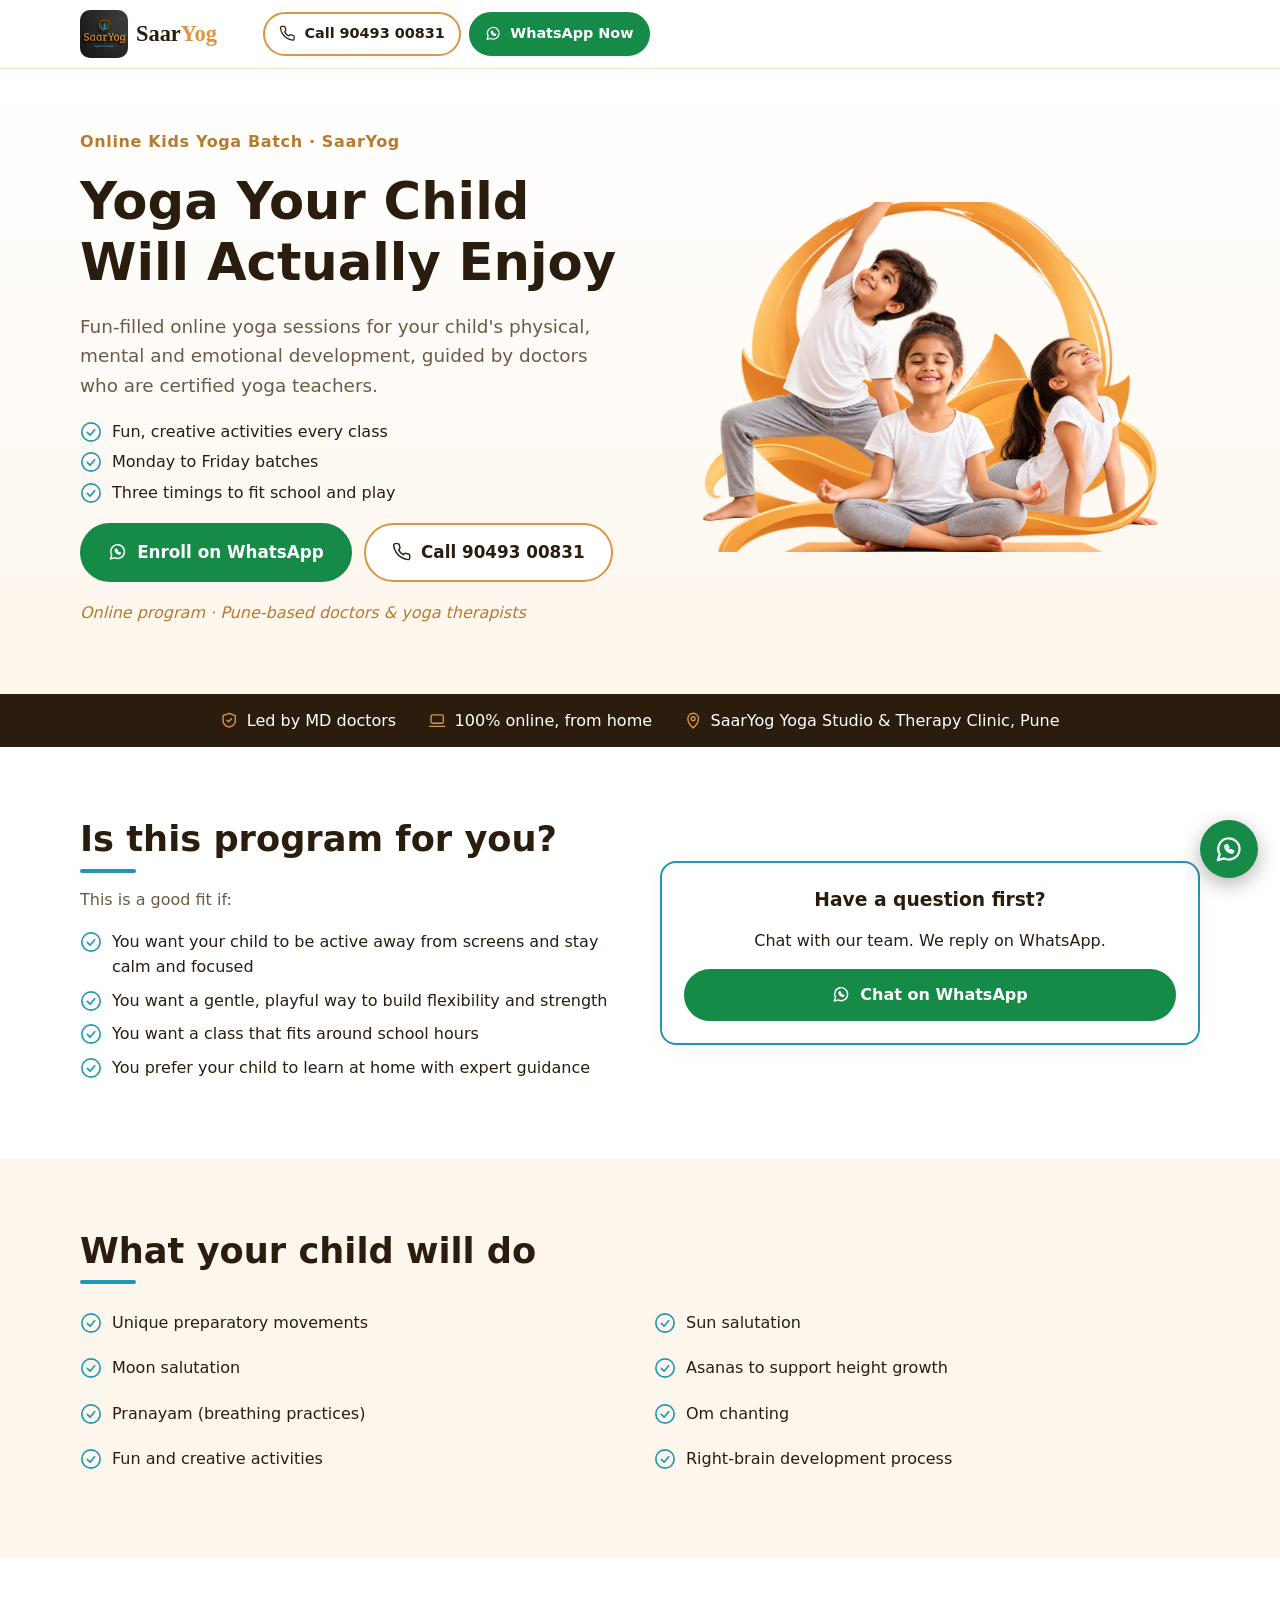
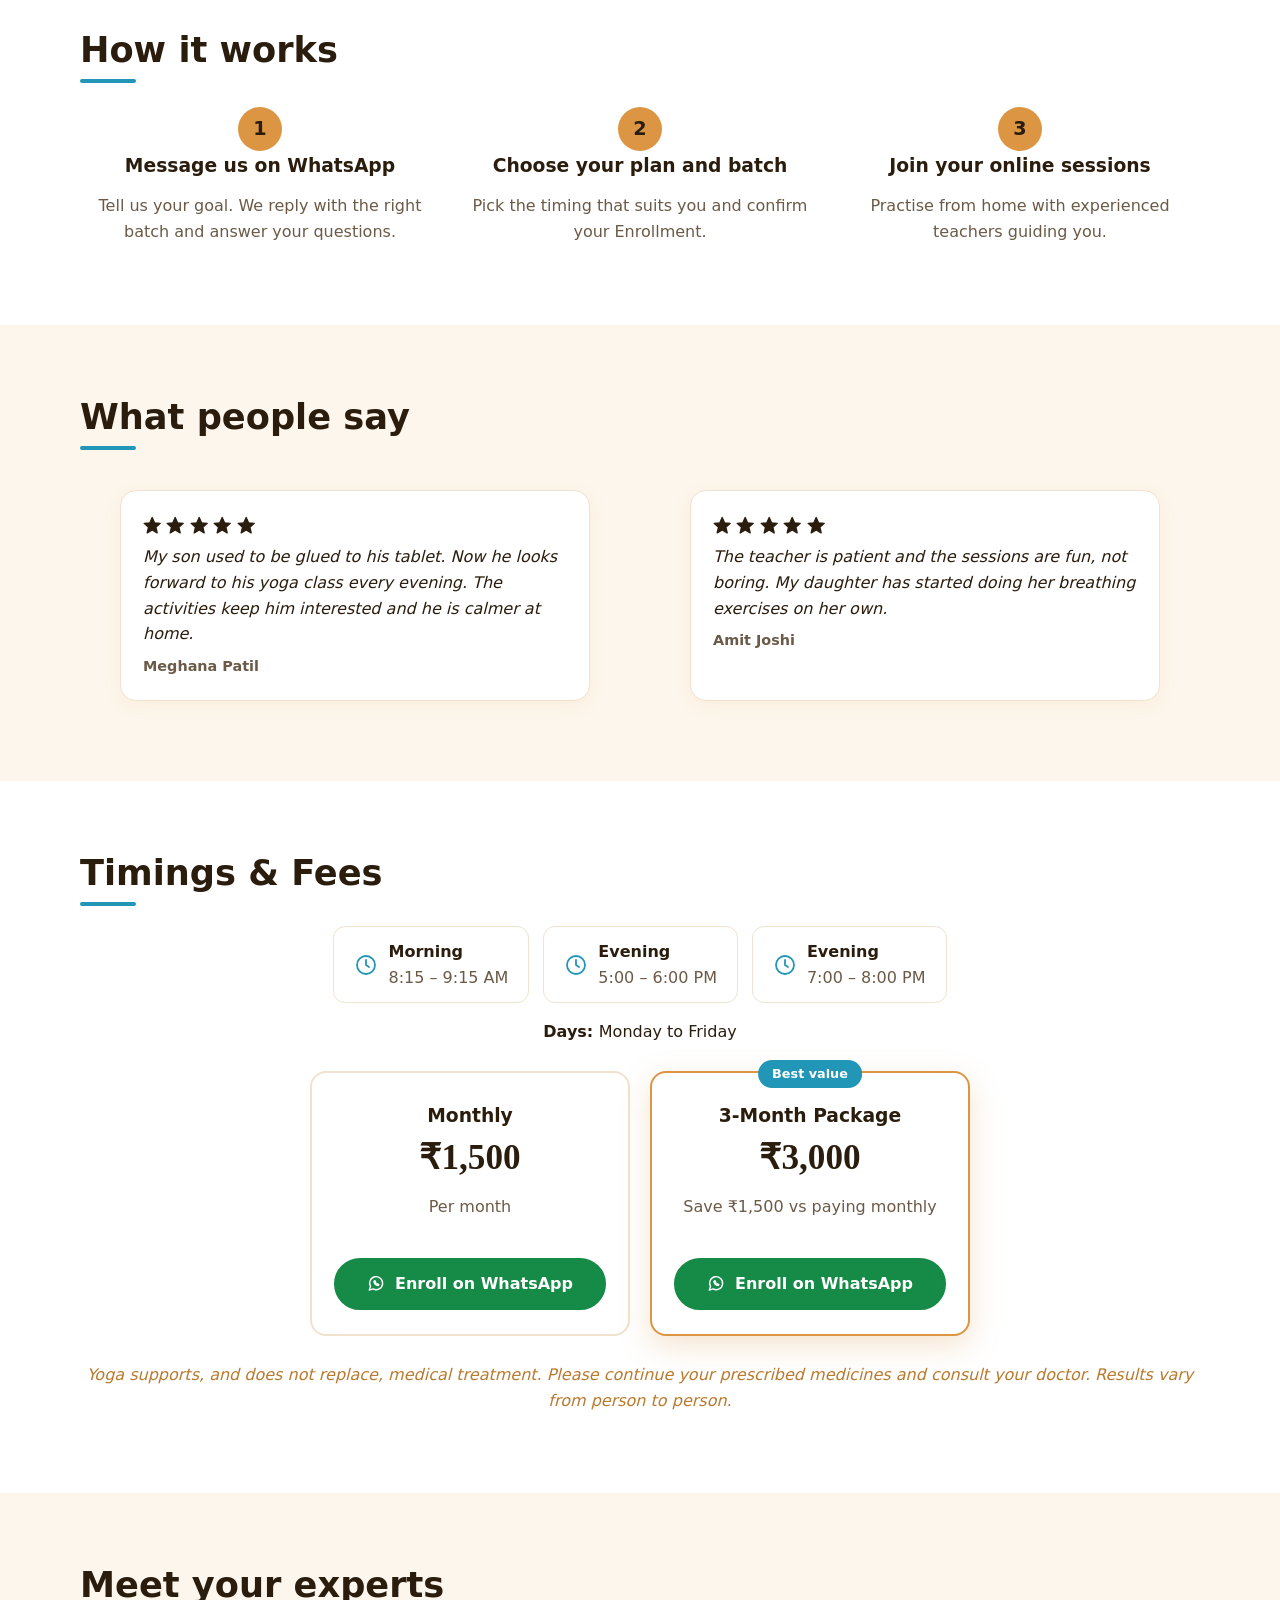
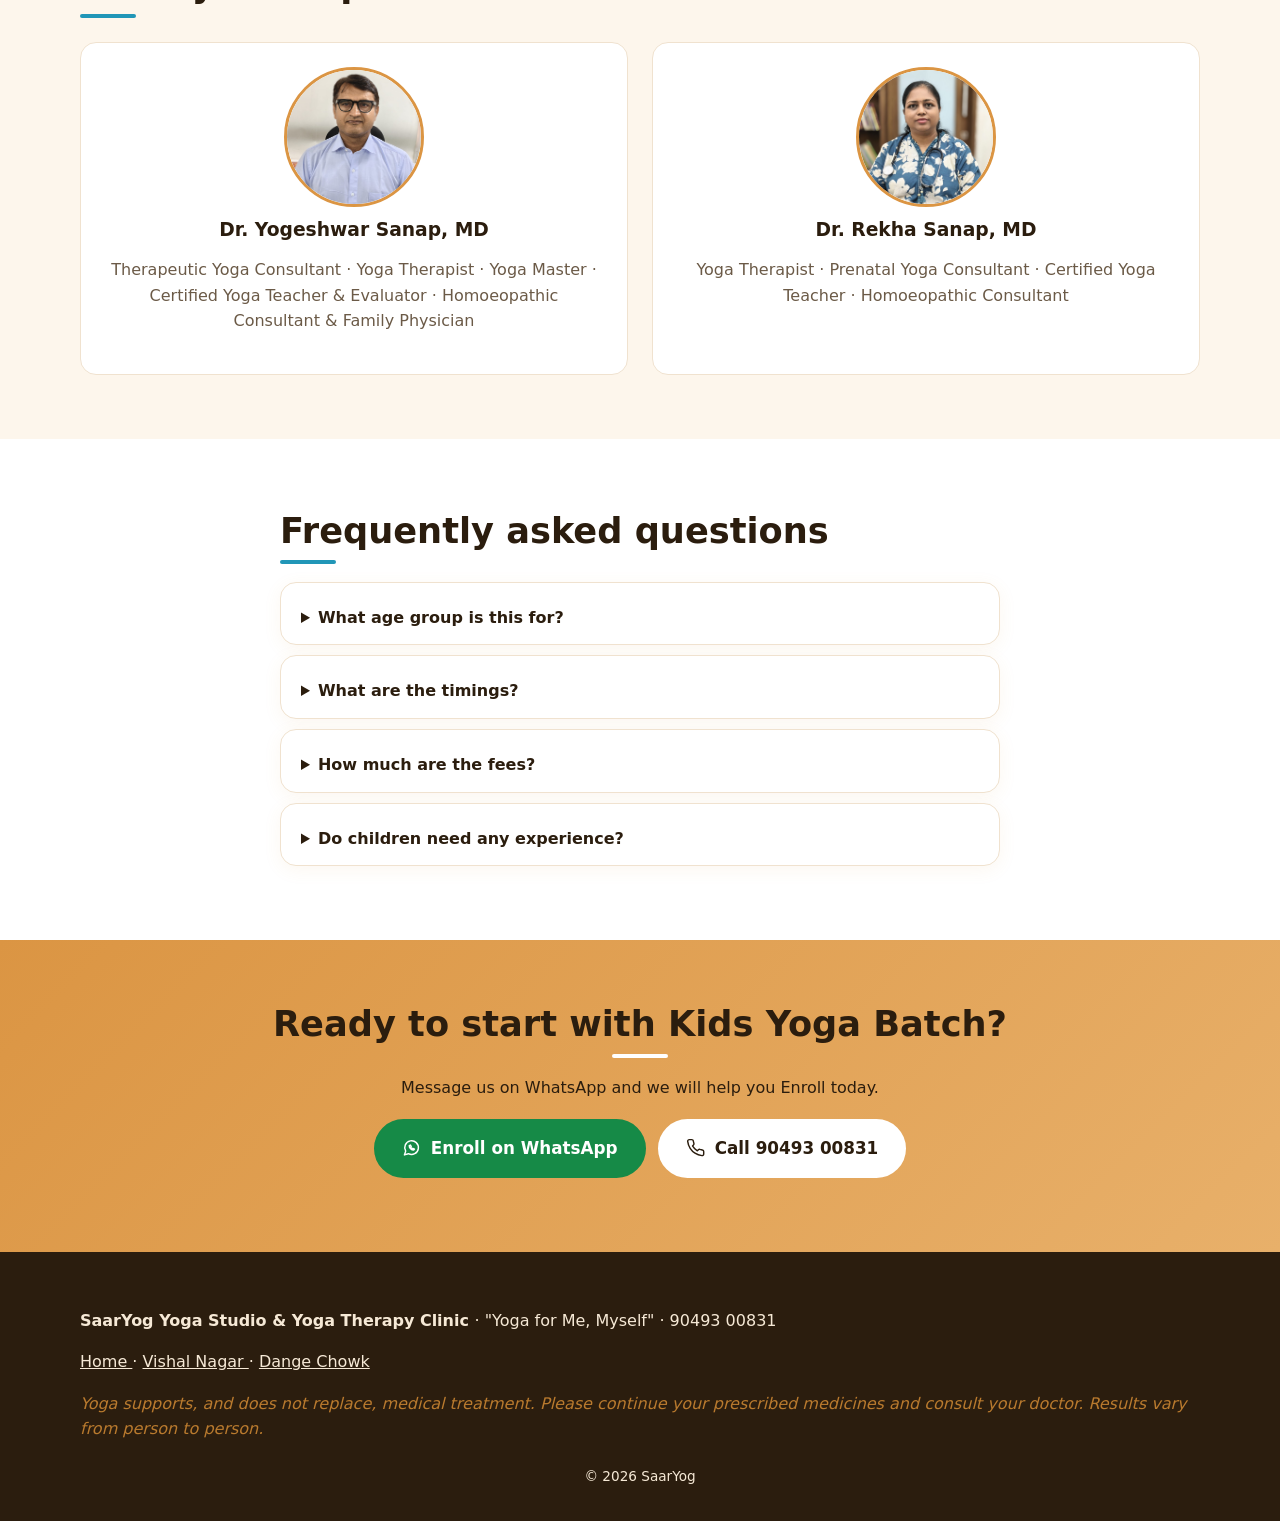
<file: kids-yoga-online.html>
<!DOCTYPE html>
<html lang="en-IN">
 <head>
  <meta charset="utf-8"/>
  <meta content="width=device-width,initial-scale=1" name="viewport"/>
  <!-- PAGE TITLE -->
  <title>
   Online Yoga Classes for Kids in Pune – Kids Yoga Batch | SaarYog
  </title>
  <meta content="Fun online yoga for kids by SaarYog, Pune. Better focus, flexibility and confidence. Mon–Fri evening and morning batches from ₹1,500/month. WhatsApp 90493 00831." name="description"/>
  <!-- SEO AND CANONICAL METADATA -->
  <link href="https://YOUR-DOMAIN.com/kids-yoga-online.html" rel="canonical"/>
  <meta content="index,follow,max-image-preview:large" name="robots"/>
  <meta content="#DB9543" name="theme-color"/>
  <!-- SOCIAL SHARING / OPEN GRAPH METADATA -->
  <meta content="website" property="og:type"/>
  <meta content="Online Yoga Classes for Kids in Pune – Kids Yoga Batch | SaarYog" property="og:title"/>
  <meta content="Fun online yoga for kids by SaarYog, Pune. Better focus, flexibility and confidence. Mon–Fri evening and morning batches from ₹1,500/month. WhatsApp 90493 00831." property="og:description"/>
  <meta content="https://YOUR-DOMAIN.com/kids-yoga-online.html" property="og:url"/>
  <meta content="https://YOUR-DOMAIN.com/assets/landing/kids-hero.jpg" property="og:image"/>
  <meta content="en_IN" property="og:locale"/>
  <meta content="summary_large_image" name="twitter:card"/>
  <link href="assets/img/saaryog-logo.jpeg" rel="icon"/>
  <!-- FAVICON AND STYLESHEETS -->
  <link href="assets/style.css" rel="stylesheet"/>
  <link href="assets/landing.css" rel="stylesheet"/>
  <!-- STRUCTURED DATA: SERVICE AND FAQ SCHEMA -->
  <script type="application/ld+json">
   {"@context": "https://schema.org", "@graph": [{"@type": "Service", "name": "SaarYog Kids Yoga Batch (Online)", "description": "Fun online yoga for kids by SaarYog, Pune. Better focus, flexibility and confidence. Mon–Fri evening and morning batches from ₹1,500/month. WhatsApp 90493 00831.", "url": "https://YOUR-DOMAIN.com/kids-yoga-online.html", "serviceType": "Online yoga program", "areaServed": "IN", "provider": {"@type": "Organization", "name": "SaarYog", "url": "https://YOUR-DOMAIN.com/", "telephone": "+919049300831", "slogan": "Yoga for me, myself."}, "offers": [{"@type": "Offer", "name": "Monthly", "price": "1500", "priceCurrency": "INR"}, {"@type": "Offer", "name": "3-Month Package", "price": "3000", "priceCurrency": "INR"}]}, {"@type": "FAQPage", "mainEntity": [{"@type": "Question", "name": "What age group is this for?", "acceptedAnswer": {"@type": "Answer", "text": "Children. Message us your child's age and we will confirm the right batch."}}, {"@type": "Question", "name": "What are the timings?", "acceptedAnswer": {"@type": "Answer", "text": "Monday to Friday: 8:15 – 9:15 AM, 5:00 – 6:00 PM and 7:00 – 8:00 PM."}}, {"@type": "Question", "name": "How much are the fees?", "acceptedAnswer": {"@type": "Answer", "text": "₹1,500 per month, or ₹3,000 for 3 months."}}, {"@type": "Question", "name": "Do children need any experience?", "acceptedAnswer": {"@type": "Answer", "text": "No. Sessions begin with simple preparatory movements and are guided step by step."}}]}]}
  </script>
 </head>
 <body class="landing">
  <!-- SITE HEADER / NAVIGATION AND CONTACT ACTIONS -->
  <header class="site-header">
   <div class="wrap bar">
    <a aria-label="SaarYog" class="logo" href="index.html">
     <img alt="SaarYog logo" class="logo-img" height="44" src="assets/img/saaryog-logo.jpeg" width="44"/>
     <span>
      Saar<b>Yog
      </b>
     </span>
    </a>
    <div class="hdr-cta">
     <a class="btn btn-call sm hide-m" data-cta="call" href="tel:+919049300831">
      <svg aria-hidden="true" class="ic" fill="none" stroke="currentColor" stroke-linecap="round" stroke-linejoin="round" stroke-width="1.8" viewbox="0 0 24 24">
       <path d="M22 16.9v3a2 2 0 0 1-2.2 2 19.8 19.8 0 0 1-8.6-3.1 19.5 19.5 0 0 1-6-6A19.8 19.8 0 0 1 2.1 4.2 2 2 0 0 1 4.1 2h3a2 2 0 0 1 2 1.7c.1 1 .4 1.9.7 2.8a2 2 0 0 1-.5 2.1L8.1 9.9a16 16 0 0 0 6 6l1.3-1.3a2 2 0 0 1 2.1-.4c.9.3 1.8.6 2.8.7a2 2 0 0 1 1.7 2z">
       </path>
      </svg>
      Call 90493 00831
     </a>
     <a class="btn btn-wa-main sm" data-cta="whatsapp-header" href="https://wa.me/919049300831?text=Hi%20SaarYog%2C%20I%20want%20to%20Enroll%20in%20the%20Kids%20Yoga%20Batch%20online%20program." rel="noopener" target="_blank">
      <svg aria-hidden="true" class="ic" fill="none" stroke="currentColor" stroke-linecap="round" stroke-linejoin="round" stroke-width="1.8" viewbox="0 0 24 24">
       <path d="M3 21l1.6-4.7A8.5 8.5 0 1 1 8 19.5z">
       </path>
       <path d="M9 9.5c0 3 2.5 5.5 5.5 5.5l1-1.2-2-1-.8.7c-.8-.4-1.5-1.1-1.9-1.9l.7-.8-1-2z">
       </path>
      </svg>
      WhatsApp Now
     </a>
    </div>
   </div>
  </header>
  <!-- MAIN PAGE CONTENT -->
  <main>
   <!-- SECTION 1: Yoga Your Child Will Actually Enjoy -->
   <section class="hero lp-hero">
    <div class="wrap split">
     <div>
      <p class="eyebrow">
       Online Kids Yoga Batch · SaarYog
      </p>
      <h1>
       Yoga Your Child Will Actually Enjoy
      </h1>
      <p class="lead">
       Fun-filled online yoga sessions for your child's physical, mental and emotional development, guided by doctors who are certified yoga teachers.
      </p>
      <ul class="ticks tight">
       <li>
        <svg aria-hidden="true" class="ic" fill="none" stroke="currentColor" stroke-linecap="round" stroke-linejoin="round" stroke-width="1.8" viewbox="0 0 24 24">
         <circle cx="12" cy="12" r="10">
         </circle>
         <path d="M8 12.5l3 3 5-6">
         </path>
        </svg>
        <span>
         Fun, creative activities every class
        </span>
       </li>
       <li>
        <svg aria-hidden="true" class="ic" fill="none" stroke="currentColor" stroke-linecap="round" stroke-linejoin="round" stroke-width="1.8" viewbox="0 0 24 24">
         <circle cx="12" cy="12" r="10">
         </circle>
         <path d="M8 12.5l3 3 5-6">
         </path>
        </svg>
        <span>
         Monday to Friday batches
        </span>
       </li>
       <li>
        <svg aria-hidden="true" class="ic" fill="none" stroke="currentColor" stroke-linecap="round" stroke-linejoin="round" stroke-width="1.8" viewbox="0 0 24 24">
         <circle cx="12" cy="12" r="10">
         </circle>
         <path d="M8 12.5l3 3 5-6">
         </path>
        </svg>
        <span>
         Three timings to fit school and play
        </span>
       </li>
      </ul>
      <p class="from">
       <!-- From ₹1,500 / month -->
      </p>
      <div class="row">
       <a class="btn btn-wa-main lg" data-cta="whatsapp-hero" href="https://wa.me/919049300831?text=Hi%20SaarYog%2C%20I%20want%20to%20Enroll%20in%20the%20Kids%20Yoga%20Batch%20online%20program." rel="noopener" target="_blank">
        <svg aria-hidden="true" class="ic" fill="none" stroke="currentColor" stroke-linecap="round" stroke-linejoin="round" stroke-width="1.8" viewbox="0 0 24 24">
         <path d="M3 21l1.6-4.7A8.5 8.5 0 1 1 8 19.5z">
         </path>
         <path d="M9 9.5c0 3 2.5 5.5 5.5 5.5l1-1.2-2-1-.8.7c-.8-.4-1.5-1.1-1.9-1.9l.7-.8-1-2z">
         </path>
        </svg>
        Enroll on WhatsApp
       </a>
       <a class="btn btn-call lg" data-cta="call" href="tel:+919049300831">
        <svg aria-hidden="true" class="ic" fill="none" stroke="currentColor" stroke-linecap="round" stroke-linejoin="round" stroke-width="1.8" viewbox="0 0 24 24">
         <path d="M22 16.9v3a2 2 0 0 1-2.2 2 19.8 19.8 0 0 1-8.6-3.1 19.5 19.5 0 0 1-6-6A19.8 19.8 0 0 1 2.1 4.2 2 2 0 0 1 4.1 2h3a2 2 0 0 1 2 1.7c.1 1 .4 1.9.7 2.8a2 2 0 0 1-.5 2.1L8.1 9.9a16 16 0 0 0 6 6l1.3-1.3a2 2 0 0 1 2.1-.4c.9.3 1.8.6 2.8.7a2 2 0 0 1 1.7 2z">
         </path>
        </svg>
        Call 90493 00831
       </a>
      </div>
      <p class="small">
       Online program · Pune-based doctors &amp; yoga therapists
      </p>
     </div>
     <div>
      <img alt="Children enjoying an online kids yoga class at SaarYog" class="lp-img" fetchpriority="high" height="350" src="assets/img/online/online-kids-yoga.webp" width="350"/>
     </div>
    </div>
   </section>
   <!-- SECTION 2: Trust Indicators -->
   <section class="trust">
    <div class="wrap">
     <div>
      <svg aria-hidden="true" class="ic" fill="none" stroke="currentColor" stroke-linecap="round" stroke-linejoin="round" stroke-width="1.8" viewbox="0 0 24 24">
       <path d="M12 3l8 3v6c0 5-3.5 8-8 9-4.500-1-8-4-8-9V6z">
       </path>
       <path d="M9 12l2 2 4-4">
       </path>
      </svg>
      <span>
       Led by MD doctors
      </span>
     </div>
     <div>
      <svg aria-hidden="true" class="ic" fill="none" stroke="currentColor" stroke-linecap="round" stroke-linejoin="round" stroke-width="1.8" viewbox="0 0 24 24">
       <rect height="11" rx="2" width="16" x="4" y="5">
       </rect>
       <path d="M2 20h20">
       </path>
      </svg>
      <span>
       100% online, from home
      </span>
     </div>
     <div>
      <svg aria-hidden="true" class="ic" fill="none" stroke="currentColor" stroke-linecap="round" stroke-linejoin="round" stroke-width="1.8" viewbox="0 0 24 24">
       <path d="M12 22s7-6.1 7-12a7 7 0 0 0-14 0c0 5.9 7 12 7 12z">
       </path>
       <circle cx="12" cy="10" r="2.5">
       </circle>
      </svg>
      <span>
       SaarYog Yoga Studio &amp; Therapy Clinic, Pune
      </span>
     </div>
    </div>
   </section>
   <!-- SECTION 3: Is this program for you? -->
   <section class="sec">
    <div class="wrap split">
     <div>
      <h2>
       Is this program for you?
      </h2>
      <p class="sub">
       This is a good fit if:
      </p>
      <ul class="ticks">
       <li>
        <svg aria-hidden="true" class="ic" fill="none" stroke="currentColor" stroke-linecap="round" stroke-linejoin="round" stroke-width="1.8" viewbox="0 0 24 24">
         <circle cx="12" cy="12" r="10">
         </circle>
         <path d="M8 12.5l3 3 5-6">
         </path>
        </svg>
        <span>
         You want your child to be active away from screens and stay calm and focused
        </span>
       </li>
       <li>
        <svg aria-hidden="true" class="ic" fill="none" stroke="currentColor" stroke-linecap="round" stroke-linejoin="round" stroke-width="1.8" viewbox="0 0 24 24">
         <circle cx="12" cy="12" r="10">
         </circle>
         <path d="M8 12.5l3 3 5-6">
         </path>
        </svg>
        <span>
         You want a gentle, playful way to build flexibility and strength
        </span>
       </li>
       <li>
        <svg aria-hidden="true" class="ic" fill="none" stroke="currentColor" stroke-linecap="round" stroke-linejoin="round" stroke-width="1.8" viewbox="0 0 24 24">
         <circle cx="12" cy="12" r="10">
         </circle>
         <path d="M8 12.5l3 3 5-6">
         </path>
        </svg>
        <span>
         You want a class that fits around school hours
        </span>
       </li>
       <li>
        <svg aria-hidden="true" class="ic" fill="none" stroke="currentColor" stroke-linecap="round" stroke-linejoin="round" stroke-width="1.8" viewbox="0 0 24 24">
         <circle cx="12" cy="12" r="10">
         </circle>
         <path d="M8 12.5l3 3 5-6">
         </path>
        </svg>
        <span>
         You prefer your child to learn at home with expert guidance
        </span>
       </li>
      </ul>
     </div>
     <div class="card cta-card">
      <h3>
       Have a question first?
      </h3>
      <p>
       Chat with our team. We reply on WhatsApp.
      </p>
      <a class="btn btn-wa-main full" data-cta="whatsapp-question" href="https://wa.me/919049300831?text=Hi%20SaarYog%2C%20I%20have%20a%20question%20about%20the%20Kids%20Yoga%20Batch%20program." rel="noopener" target="_blank">
       <svg aria-hidden="true" class="ic" fill="none" stroke="currentColor" stroke-linecap="round" stroke-linejoin="round" stroke-width="1.8" viewbox="0 0 24 24">
        <path d="M3 21l1.6-4.7A8.5 8.5 0 1 1 8 19.5z">
        </path>
        <path d="M9 9.5c0 3 2.5 5.5 5.5 5.5l1-1.2-2-1-.8.7c-.8-.4-1.5-1.1-1.9-1.9l.7-.8-1-2z">
        </path>
       </svg>
       Chat on WhatsApp
      </a>
     </div>
    </div>
   </section>
   <!-- SECTION 4: What your child will do -->
   <section class="sec alt">
    <div class="wrap">
     <h2>
      What your child will do
     </h2>
     <ul class="ticks">
      <li>
       <svg aria-hidden="true" class="ic" fill="none" stroke="currentColor" stroke-linecap="round" stroke-linejoin="round" stroke-width="1.8" viewbox="0 0 24 24">
        <circle cx="12" cy="12" r="10">
        </circle>
        <path d="M8 12.5l3 3 5-6">
        </path>
       </svg>
       <span>
        Unique preparatory movements
       </span>
      </li>
      <li>
       <svg aria-hidden="true" class="ic" fill="none" stroke="currentColor" stroke-linecap="round" stroke-linejoin="round" stroke-width="1.8" viewbox="0 0 24 24">
        <circle cx="12" cy="12" r="10">
        </circle>
        <path d="M8 12.5l3 3 5-6">
        </path>
       </svg>
       <span>
        Sun salutation
       </span>
      </li>
      <li>
       <svg aria-hidden="true" class="ic" fill="none" stroke="currentColor" stroke-linecap="round" stroke-linejoin="round" stroke-width="1.8" viewbox="0 0 24 24">
        <circle cx="12" cy="12" r="10">
        </circle>
        <path d="M8 12.5l3 3 5-6">
        </path>
       </svg>
       <span>
        Moon salutation
       </span>
      </li>
      <li>
       <svg aria-hidden="true" class="ic" fill="none" stroke="currentColor" stroke-linecap="round" stroke-linejoin="round" stroke-width="1.8" viewbox="0 0 24 24">
        <circle cx="12" cy="12" r="10">
        </circle>
        <path d="M8 12.5l3 3 5-6">
        </path>
       </svg>
       <span>
        Asanas to support height growth
       </span>
      </li>
      <li>
       <svg aria-hidden="true" class="ic" fill="none" stroke="currentColor" stroke-linecap="round" stroke-linejoin="round" stroke-width="1.8" viewbox="0 0 24 24">
        <circle cx="12" cy="12" r="10">
        </circle>
        <path d="M8 12.5l3 3 5-6">
        </path>
       </svg>
       <span>
        Pranayam (breathing practices)
       </span>
      </li>
      <li>
       <svg aria-hidden="true" class="ic" fill="none" stroke="currentColor" stroke-linecap="round" stroke-linejoin="round" stroke-width="1.8" viewbox="0 0 24 24">
        <circle cx="12" cy="12" r="10">
        </circle>
        <path d="M8 12.5l3 3 5-6">
        </path>
       </svg>
       <span>
        Om chanting
       </span>
      </li>
      <li>
       <svg aria-hidden="true" class="ic" fill="none" stroke="currentColor" stroke-linecap="round" stroke-linejoin="round" stroke-width="1.8" viewbox="0 0 24 24">
        <circle cx="12" cy="12" r="10">
        </circle>
        <path d="M8 12.5l3 3 5-6">
        </path>
       </svg>
       <span>
        Fun and creative activities
       </span>
      </li>
      <li>
       <svg aria-hidden="true" class="ic" fill="none" stroke="currentColor" stroke-linecap="round" stroke-linejoin="round" stroke-width="1.8" viewbox="0 0 24 24">
        <circle cx="12" cy="12" r="10">
        </circle>
        <path d="M8 12.5l3 3 5-6">
        </path>
       </svg>
       <span>
        Right-brain development process
       </span>
      </li>
     </ul>
    </div>
   </section>
   <!-- SECTION 5: How it works -->
   <section class="sec">
    <div class="wrap">
     <h2>
      How it works
     </h2>
     <div class="grid g3">
      <div class="step">
       <span class="n">
        1
       </span>
       <h3>
        Message us on WhatsApp
       </h3>
       <p>
        Tell us your goal. We reply with the right batch and answer your questions.
       </p>
      </div>
      <div class="step">
       <span class="n">
        2
       </span>
       <h3>
        Choose your plan and batch
       </h3>
       <p>
        Pick the timing that suits you and confirm your Enrollment.
       </p>
      </div>
      <div class="step">
       <span class="n">
        3
       </span>
       <h3>
        Join your online sessions
       </h3>
       <p>
        Practise from home with experienced teachers guiding you.
       </p>
      </div>
     </div>
    </div>
   </section>

   <!-- SECTION 8: What people say -->
   <section class="sec alt">
    <div class="wrap">
     <h2>
      What people say
     </h2>
     <div class="grid g2">
      <figure class="card review">
       <div class="stars">
        <svg aria-hidden="true" class="ic" fill="currentColor" stroke="currentColor" stroke-linecap="round" stroke-linejoin="round" stroke-width="1.8" viewbox="0 0 24 24">
         <path d="M12 2l3 6.9 7.5.7-5.7 5 1.7 7.4L12 18l-6.5 4 1.7-7.4-5.7-5L9 8.9z">
         </path>
        </svg>
        <svg aria-hidden="true" class="ic" fill="currentColor" stroke="currentColor" stroke-linecap="round" stroke-linejoin="round" stroke-width="1.8" viewbox="0 0 24 24">
         <path d="M12 2l3 6.9 7.5.7-5.7 5 1.7 7.4L12 18l-6.5 4 1.7-7.4-5.7-5L9 8.9z">
         </path>
        </svg>
        <svg aria-hidden="true" class="ic" fill="currentColor" stroke="currentColor" stroke-linecap="round" stroke-linejoin="round" stroke-width="1.8" viewbox="0 0 24 24">
         <path d="M12 2l3 6.9 7.5.7-5.7 5 1.7 7.4L12 18l-6.5 4 1.7-7.4-5.7-5L9 8.9z">
         </path>
        </svg>
        <svg aria-hidden="true" class="ic" fill="currentColor" stroke="currentColor" stroke-linecap="round" stroke-linejoin="round" stroke-width="1.8" viewbox="0 0 24 24">
         <path d="M12 2l3 6.9 7.5.7-5.7 5 1.7 7.4L12 18l-6.5 4 1.7-7.4-5.7-5L9 8.9z">
         </path>
        </svg>
        <svg aria-hidden="true" class="ic" fill="currentColor" stroke="currentColor" stroke-linecap="round" stroke-linejoin="round" stroke-width="1.8" viewbox="0 0 24 24">
         <path d="M12 2l3 6.9 7.5.7-5.7 5 1.7 7.4L12 18l-6.5 4 1.7-7.4-5.7-5L9 8.9z">
         </path>
        </svg>
       </div>
       <blockquote>
        My son used to be glued to his tablet. Now he looks forward to his yoga class every evening. The activities keep him interested and he is calmer at home.
       </blockquote>
       <figcaption>
        <b>
        Meghana Patil
        </b>
       </figcaption>
      </figure>
      <figure class="card review">
       <div class="stars">
        <svg aria-hidden="true" class="ic" fill="currentColor" stroke="currentColor" stroke-linecap="round" stroke-linejoin="round" stroke-width="1.8" viewbox="0 0 24 24">
         <path d="M12 2l3 6.9 7.5.7-5.7 5 1.7 7.4L12 18l-6.5 4 1.7-7.4-5.7-5L9 8.9z">
         </path>
        </svg>
        <svg aria-hidden="true" class="ic" fill="currentColor" stroke="currentColor" stroke-linecap="round" stroke-linejoin="round" stroke-width="1.8" viewbox="0 0 24 24">
         <path d="M12 2l3 6.9 7.5.7-5.7 5 1.7 7.4L12 18l-6.5 4 1.7-7.4-5.7-5L9 8.9z">
         </path>
        </svg>
        <svg aria-hidden="true" class="ic" fill="currentColor" stroke="currentColor" stroke-linecap="round" stroke-linejoin="round" stroke-width="1.8" viewbox="0 0 24 24">
         <path d="M12 2l3 6.9 7.5.7-5.7 5 1.7 7.4L12 18l-6.5 4 1.7-7.4-5.7-5L9 8.9z">
         </path>
        </svg>
        <svg aria-hidden="true" class="ic" fill="currentColor" stroke="currentColor" stroke-linecap="round" stroke-linejoin="round" stroke-width="1.8" viewbox="0 0 24 24">
         <path d="M12 2l3 6.9 7.5.7-5.7 5 1.7 7.4L12 18l-6.5 4 1.7-7.4-5.7-5L9 8.9z">
         </path>
        </svg>
        <svg aria-hidden="true" class="ic" fill="currentColor" stroke="currentColor" stroke-linecap="round" stroke-linejoin="round" stroke-width="1.8" viewbox="0 0 24 24">
         <path d="M12 2l3 6.9 7.5.7-5.7 5 1.7 7.4L12 18l-6.5 4 1.7-7.4-5.7-5L9 8.9z">
         </path>
        </svg>
       </div>
       <blockquote>
        The teacher is patient and the sessions are fun, not boring. My daughter has started doing her breathing exercises on her own.
       </blockquote>
       <figcaption>
        <b>
         Amit Joshi
        </b>
       </figcaption>
      </figure>
     </div>
    </div>
   </section>

   <!-- SECTION 6: Timings & Fees -->
   <section class="sec" id="plans">
    <div class="wrap">
     <h2>
      Timings &amp; Fees
     </h2>
     <div class="slots">
      <div class="slot">
       <svg aria-hidden="true" class="ic" fill="none" stroke="currentColor" stroke-linecap="round" stroke-linejoin="round" stroke-width="1.8" viewbox="0 0 24 24">
        <circle cx="12" cy="12" r="9">
        </circle>
        <path d="M12 7v5l3 2">
        </path>
       </svg>
       <div>
        <b>
         Morning
        </b>
        <span>
         8:15 – 9:15 AM
        </span>
       </div>
      </div>
      <div class="slot">
       <svg aria-hidden="true" class="ic" fill="none" stroke="currentColor" stroke-linecap="round" stroke-linejoin="round" stroke-width="1.8" viewbox="0 0 24 24">
        <circle cx="12" cy="12" r="9">
        </circle>
        <path d="M12 7v5l3 2">
        </path>
       </svg>
       <div>
        <b>
         Evening
        </b>
        <span>
         5:00 – 6:00 PM
        </span>
       </div>
      </div>
      <div class="slot">
       <svg aria-hidden="true" class="ic" fill="none" stroke="currentColor" stroke-linecap="round" stroke-linejoin="round" stroke-width="1.8" viewbox="0 0 24 24">
        <circle cx="12" cy="12" r="9">
        </circle>
        <path d="M12 7v5l3 2">
        </path>
       </svg>
       <div>
        <b>
         Evening
        </b>
        <span>
         7:00 – 8:00 PM
        </span>
       </div>
      </div>
     </div>
     <p class="days">
      <b>
       Days:
      </b>
      Monday to Friday
     </p>
     <div class="plans">
      <div class="plan">
       <h3>
        Monthly
       </h3>
       <p class="price">
        ₹1,500
       </p>
       <p class="ps">
        Per month
       </p>
       <a class="btn btn-wa-main full" data-cta="whatsapp-plan" href="https://wa.me/919049300831?text=Hi%20SaarYog%2C%20I%20want%20to%20Enroll%20in%20the%20Kids%20Yoga%20Batch%20program%20%28Monthly%29." rel="noopener" target="_blank">
        <svg aria-hidden="true" class="ic" fill="none" stroke="currentColor" stroke-linecap="round" stroke-linejoin="round" stroke-width="1.8" viewbox="0 0 24 24">
         <path d="M3 21l1.6-4.7A8.5 8.5 0 1 1 8 19.5z">
         </path>
         <path d="M9 9.5c0 3 2.5 5.5 5.5 5.5l1-1.2-2-1-.8.7c-.8-.4-1.5-1.1-1.9-1.9l.7-.8-1-2z">
         </path>
        </svg>
        Enroll on WhatsApp
       </a>
      </div>
      <div class="plan best">
       <span class="badge">
        Best value
       </span>
       <h3>
        3-Month Package
       </h3>
       <p class="price">
        ₹3,000
       </p>
       <p class="ps">
        Save ₹1,500 vs paying monthly
       </p>
       <a class="btn btn-wa-main full" data-cta="whatsapp-plan" href="https://wa.me/919049300831?text=Hi%20SaarYog%2C%20I%20want%20to%20Enroll%20in%20the%20Kids%20Yoga%20Batch%20program%20%283-Month%20Package%29." rel="noopener" target="_blank">
        <svg aria-hidden="true" class="ic" fill="none" stroke="currentColor" stroke-linecap="round" stroke-linejoin="round" stroke-width="1.8" viewbox="0 0 24 24">
         <path d="M3 21l1.6-4.7A8.5 8.5 0 1 1 8 19.5z">
         </path>
         <path d="M9 9.5c0 3 2.5 5.5 5.5 5.5l1-1.2-2-1-.8.7c-.8-.4-1.5-1.1-1.9-1.9l.7-.8-1-2z">
         </path>
        </svg>
        Enroll on WhatsApp
       </a>
      </div>
     </div>
     <p class="small center">
      Yoga supports, and does not replace, medical treatment. Please continue your prescribed medicines and consult your doctor. Results vary from person to person.
     </p>
    </div>
   </section>
   <!-- SECTION 7: Meet your experts -->
   <section class="sec alt">
    <div class="wrap">
     <h2>
      Meet your experts
     </h2>
     <div class="docs">
      <div class="doc">
       <img alt="Dr. Yogeshwar Sanap, MD" height="240" loading="lazy" src="assets/img/online/Dr. Yogeshwar Sanap.jpeg" width="240"/>
       <h3>
        Dr. Yogeshwar Sanap, MD
       </h3>
       <p>
        Therapeutic Yoga Consultant · Yoga Therapist · Yoga Master · Certified Yoga Teacher &amp; Evaluator · Homoeopathic Consultant &amp; Family Physician
       </p>
      </div>
      <div class="doc">
       <img alt="Dr. Rekha Sanap, MD" height="240" loading="lazy" src="assets/img/online/Dr. Rekha Sanap.jpeg" width="240"/>
       <h3>
        Dr. Rekha Sanap, MD
       </h3>
       <p>
        Yoga Therapist · Prenatal Yoga Consultant · Certified Yoga Teacher · Homoeopathic Consultant
       </p>
      </div>
     </div>
    </div>
   </section>
   
   <!-- SECTION 9: Frequently asked questions -->
   <section class="sec">
    <div class="wrap narrow">
     <h2>
      Frequently asked questions
     </h2>
     <details class="card faq">
      <summary>
       What age group is this for?
      </summary>
      <p>
       Children. Message us your child's age and we will confirm the right batch.
      </p>
     </details>
     <details class="card faq">
      <summary>
       What are the timings?
      </summary>
      <p>
       Monday to Friday: 8:15 – 9:15 AM, 5:00 – 6:00 PM and 7:00 – 8:00 PM.
      </p>
     </details>
     <details class="card faq">
      <summary>
       How much are the fees?
      </summary>
      <p>
       ₹1,500 per month, or ₹3,000 for 3 months.
      </p>
     </details>
     <details class="card faq">
      <summary>
       Do children need any experience?
      </summary>
      <p>
       No. Sessions begin with simple preparatory movements and are guided step by step.
      </p>
     </details>
    </div>
   </section>
   <!-- SECTION 10: Ready to start with Kids Yoga Batch? -->
   <section class="final">
    <div class="wrap center">
     <h2>
      Ready to start with Kids Yoga Batch?
     </h2>
     <p>
      Message us on WhatsApp and we will help you Enroll today.
     </p>
     <div class="row" style="justify-content:center">
      <a class="btn btn-wa-main lg" data-cta="whatsapp-final" href="https://wa.me/919049300831?text=Hi%20SaarYog%2C%20I%20want%20to%20Enroll%20in%20the%20Kids%20Yoga%20Batch%20online%20program." rel="noopener" target="_blank">
       <svg aria-hidden="true" class="ic" fill="none" stroke="currentColor" stroke-linecap="round" stroke-linejoin="round" stroke-width="1.8" viewbox="0 0 24 24">
        <path d="M3 21l1.6-4.7A8.5 8.5 0 1 1 8 19.5z">
        </path>
        <path d="M9 9.5c0 3 2.5 5.5 5.5 5.5l1-1.2-2-1-.8.7c-.8-.4-1.5-1.1-1.9-1.9l.7-.8-1-2z">
        </path>
       </svg>
       Enroll on WhatsApp
      </a>
      <a class="btn btn-call lg" data-cta="call" href="tel:+919049300831">
       <svg aria-hidden="true" class="ic" fill="none" stroke="currentColor" stroke-linecap="round" stroke-linejoin="round" stroke-width="1.8" viewbox="0 0 24 24">
        <path d="M22 16.9v3a2 2 0 0 1-2.2 2 19.8 19.8 0 0 1-8.6-3.1 19.5 19.5 0 0 1-6-6A19.8 19.8 0 0 1 2.1 4.2 2 2 0 0 1 4.1 2h3a2 2 0 0 1 2 1.7c.1 1 .4 1.9.7 2.8a2 2 0 0 1-.5 2.1L8.1 9.9a16 16 0 0 0 6 6l1.3-1.3a2 2 0 0 1 2.1-.4c.9.3 1.8.6 2.8.7a2 2 0 0 1 1.7 2z">
        </path>
       </svg>
       Call 90493 00831
      </a>
     </div>
    </div>
   </section>
  </main>
  <!-- SITE FOOTER -->
  <footer class="site-footer">
   <div class="wrap">
    <p>
     <b>
      SaarYog Yoga Studio &amp; Yoga Therapy Clinic
     </b>
     · "Yoga for Me, Myself" ·
     <a href="tel:+919049300831">
      90493 00831
     </a>
    </p>
    <p class="foot-links">
     <a href="index.html">
      Home
     </a>
     ·
     <a href="vishal-nagar.html">
      Vishal Nagar
     </a>
     ·
     <a href="dange-chowk.html">
      Dange Chowk
     </a>
    </p>
    <p class="small">
     Yoga supports, and does not replace, medical treatment. Please continue your prescribed medicines and consult your doctor. Results vary from person to person.
    </p>
    <p class="copy">
     ©
     <span id="yr">
      2026
     </span>
     SaarYog
    </p>
   </div>
  </footer>
  <div class="mobile-bar">
   <a data-cta="whatsapp-bar" href="https://wa.me/919049300831?text=Hi%20SaarYog%2C%20I%20want%20to%20Enroll%20in%20the%20Kids%20Yoga%20Batch%20online%20program." rel="noopener" target="_blank">
    <svg aria-hidden="true" class="ic" fill="none" stroke="currentColor" stroke-linecap="round" stroke-linejoin="round" stroke-width="1.8" viewbox="0 0 24 24">
     <path d="M3 21l1.6-4.7A8.5 8.5 0 1 1 8 19.5z">
     </path>
     <path d="M9 9.5c0 3 2.5 5.5 5.5 5.5l1-1.2-2-1-.8.7c-.8-.4-1.5-1.1-1.9-1.9l.7-.8-1-2z">
     </path>
    </svg>
    WhatsApp Now
   </a>
   <a data-cta="call-bar" href="tel:+919049300831">
    <svg aria-hidden="true" class="ic" fill="none" stroke="currentColor" stroke-linecap="round" stroke-linejoin="round" stroke-width="1.8" viewbox="0 0 24 24">
     <path d="M22 16.9v3a2 2 0 0 1-2.2 2 19.8 19.8 0 0 1-8.6-3.1 19.5 19.5 0 0 1-6-6A19.8 19.8 0 0 1 2.1 4.2 2 2 0 0 1 4.1 2h3a2 2 0 0 1 2 1.7c.1 1 .4 1.9.7 2.8a2 2 0 0 1-.5 2.1L8.1 9.9a16 16 0 0 0 6 6l1.3-1.3a2 2 0 0 1 2.1-.4c.9.3 1.8.6 2.8.7a2 2 0 0 1 1.7 2z">
     </path>
    </svg>
    Call
   </a>
  </div>
  <a aria-label="Chat on WhatsApp" class="fab" data-cta="whatsapp-fab" href="https://wa.me/919049300831?text=Hi%20SaarYog%2C%20I%20want%20to%20Enroll%20in%20the%20Kids%20Yoga%20Batch%20online%20program." rel="noopener" target="_blank">
   <svg aria-hidden="true" class="ic" fill="none" stroke="currentColor" stroke-linecap="round" stroke-linejoin="round" stroke-width="1.8" viewbox="0 0 24 24">
    <path d="M3 21l1.6-4.7A8.5 8.5 0 1 1 8 19.5z">
    </path>
    <path d="M9 9.5c0 3 2.5 5.5 5.5 5.5l1-1.2-2-1-.8.7c-.8-.4-1.5-1.1-1.9-1.9l.7-.8-1-2z">
    </path>
   </svg>
  </a>
  <!-- PAGE SCRIPTS -->
  <script defer="" src="assets/landing.js">
  </script>
 </body>
</html>
</file>
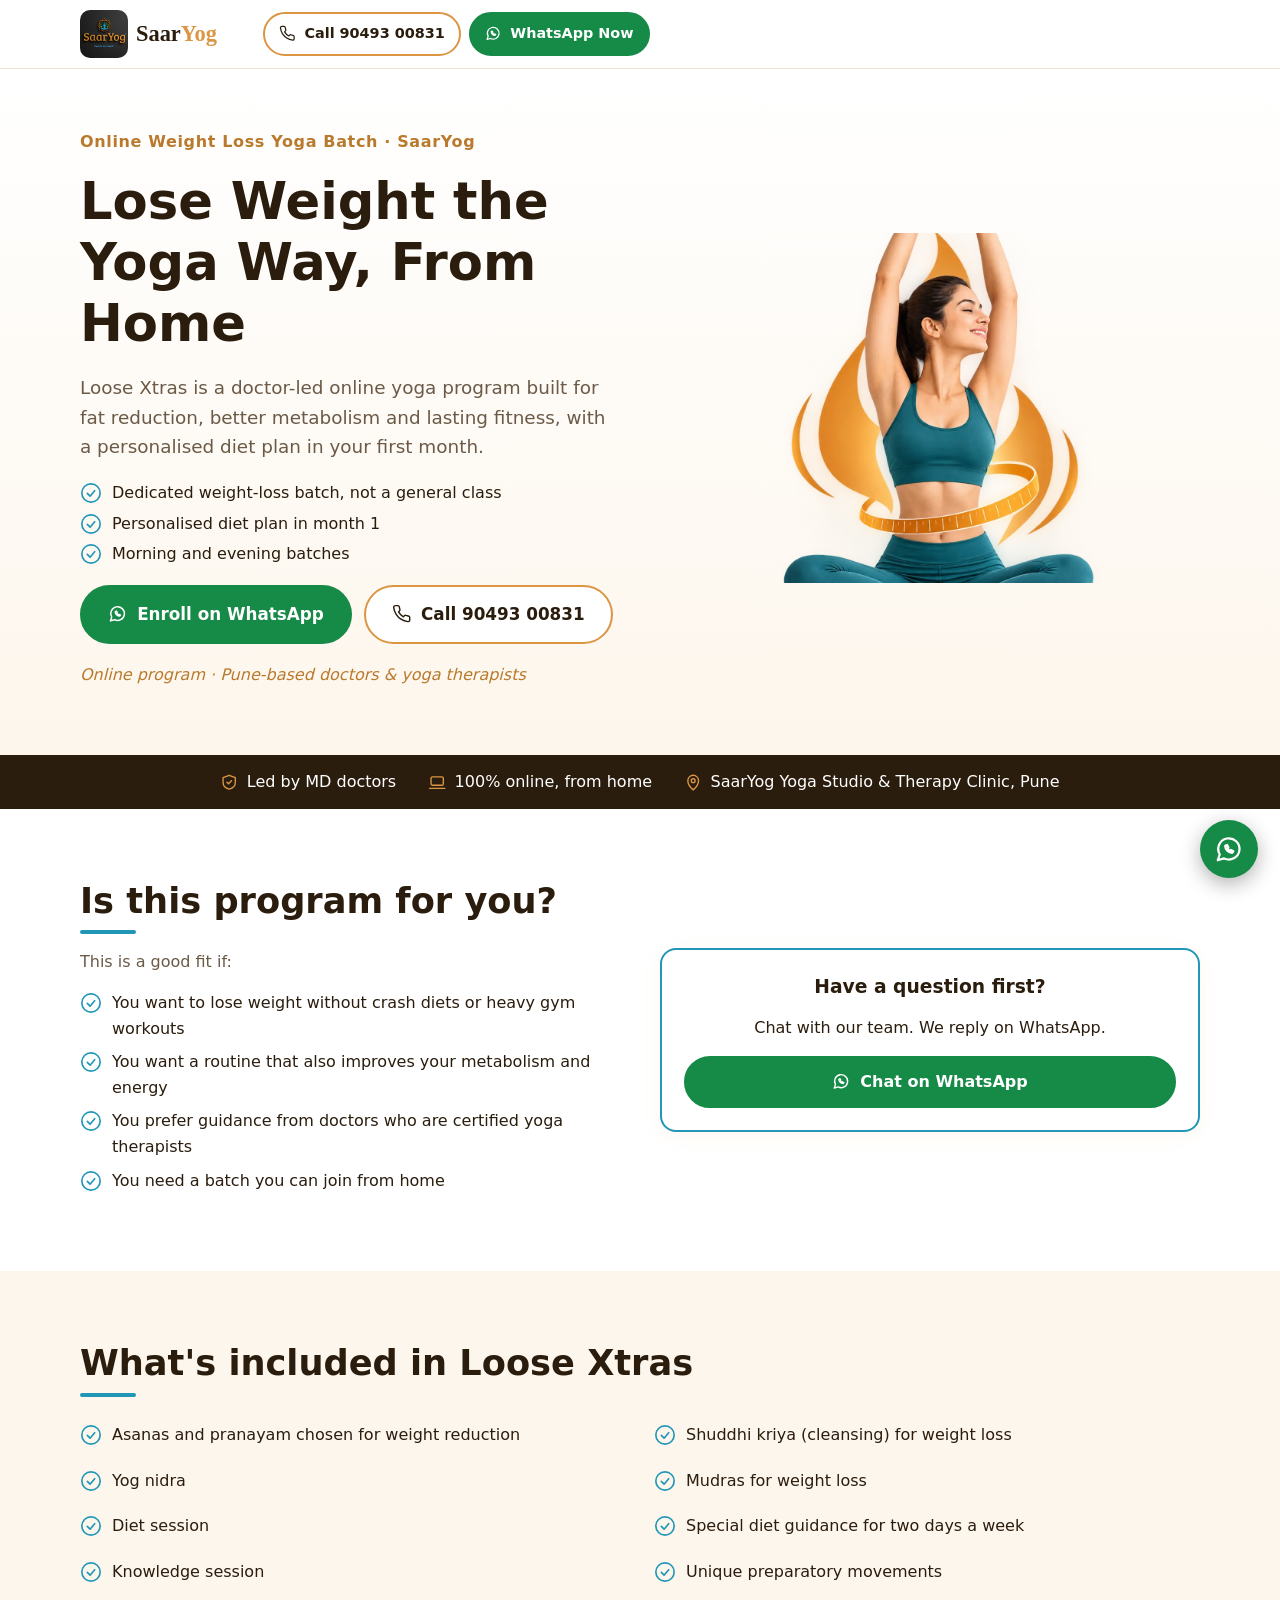
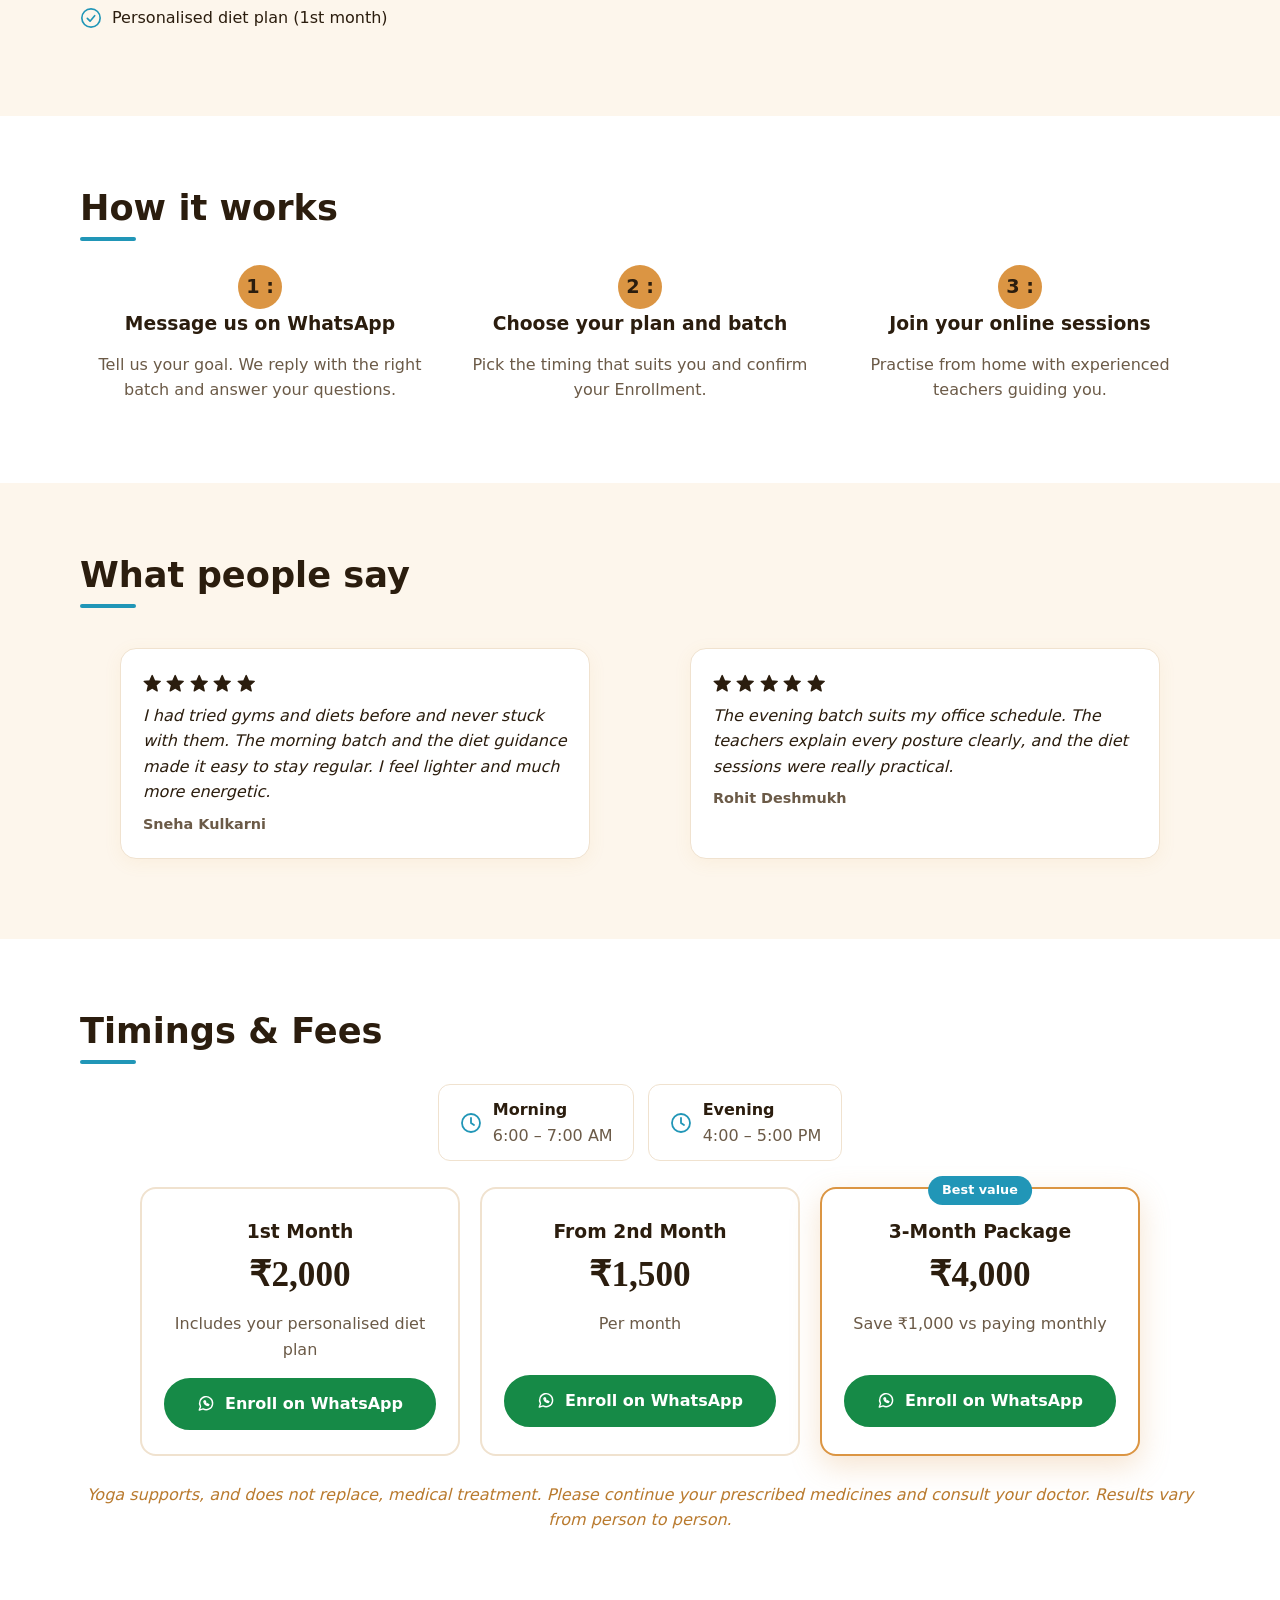
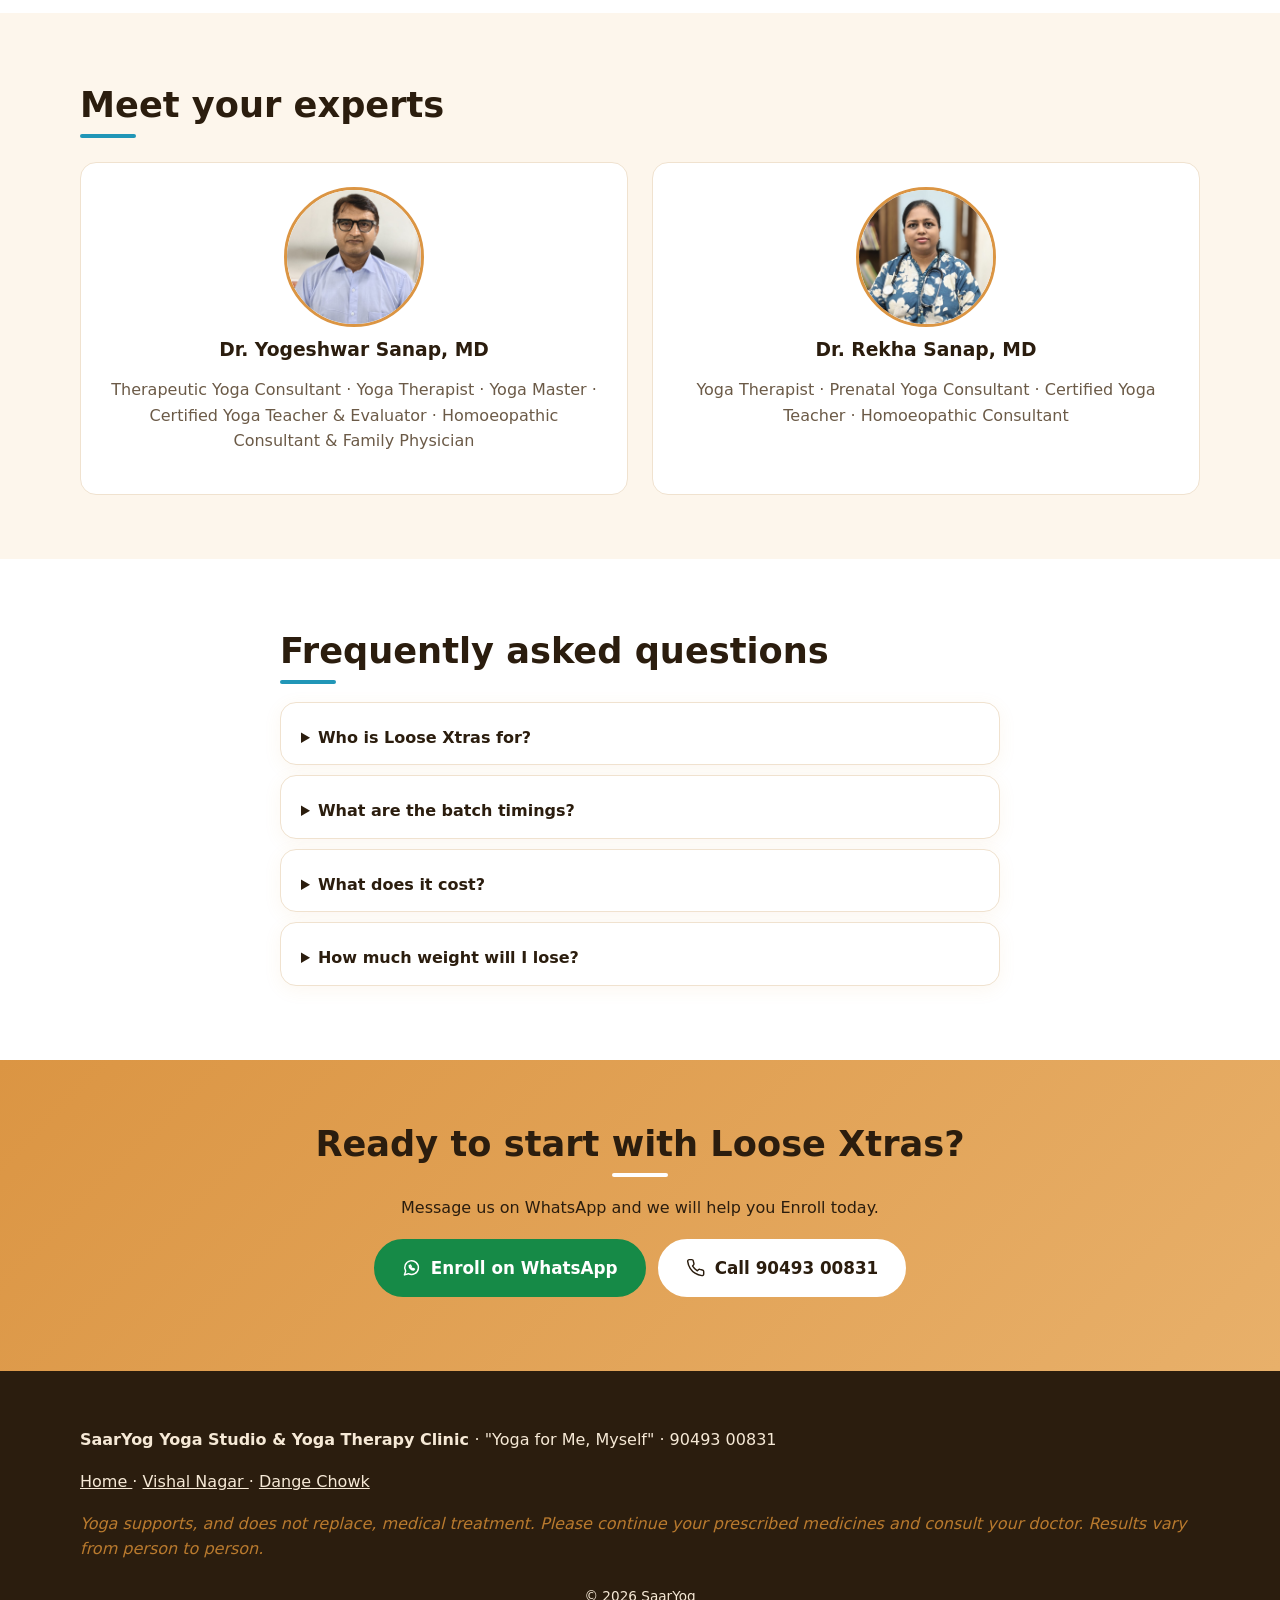
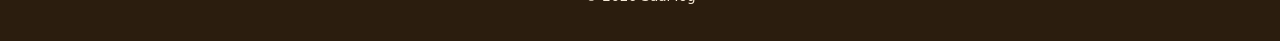
<file: loose-xtras-weight-loss-yoga.html>
<!DOCTYPE html>
<html lang="en-IN">
 <head>
  <meta charset="utf-8"/>
  <meta content="width=device-width,initial-scale=1" name="viewport"/>
  <!-- PAGE TITLE -->
  <title>
   Online Weight Loss Yoga Program in Pune – Loose Xtras | SaarYog
  </title>
  <meta content="Loose Xtras: online weight loss yoga batch by doctor-led SaarYog, Pune. Fat reduction, better metabolism, personalised diet plan. From ₹1,500/month. WhatsApp 90493 00831." name="description"/>
  <!-- SEO AND CANONICAL METADATA -->
  <link href="https://YOUR-DOMAIN.com/loose-xtras-weight-loss-yoga.html" rel="canonical"/>
  <meta content="index,follow,max-image-preview:large" name="robots"/>
  <meta content="#DB9543" name="theme-color"/>
  <!-- SOCIAL SHARING / OPEN GRAPH METADATA -->
  <meta content="website" property="og:type"/>
  <meta content="Online Weight Loss Yoga Program in Pune – Loose Xtras | SaarYog" property="og:title"/>
  <meta content="Loose Xtras: online weight loss yoga batch by doctor-led SaarYog, Pune. Fat reduction, better metabolism, personalised diet plan. From ₹1,500/month. WhatsApp 90493 00831." property="og:description"/>
  <meta content="https://YOUR-DOMAIN.com/loose-xtras-weight-loss-yoga.html" property="og:url"/>
  <meta content="https://YOUR-DOMAIN.com/assets/landing/loose-hero.jpg" property="og:image"/>
  <meta content="en_IN" property="og:locale"/>
  <meta content="summary_large_image" name="twitter:card"/>
  <link href="assets/img/saaryog-logo.jpeg" rel="icon"/>
  <!-- FAVICON AND STYLESHEETS -->
  <link href="assets/style.css" rel="stylesheet"/>
  <link href="assets/landing.css" rel="stylesheet"/>
  <!-- STRUCTURED DATA: SERVICE AND FAQ SCHEMA -->
  <script type="application/ld+json">
   {"@context": "https://schema.org", "@graph": [{"@type": "Service", "name": "SaarYog Loose Xtras (Online)", "description": "Loose Xtras: online weight loss yoga batch by doctor-led SaarYog, Pune. Fat reduction, better metabolism, personalised diet plan. From ₹1,500/month. WhatsApp 90493 00831.", "url": "https://YOUR-DOMAIN.com/loose-xtras-weight-loss-yoga.html", "serviceType": "Online yoga program", "areaServed": "IN", "provider": {"@type": "Organization", "name": "SaarYog", "url": "https://YOUR-DOMAIN.com/", "telephone": "+919049300831", "slogan": "Yoga for me, myself."}, "offers": [{"@type": "Offer", "name": "1st Month", "price": "2000", "priceCurrency": "INR"}, {"@type": "Offer", "name": "From 2nd Month", "price": "1500", "priceCurrency": "INR"}, {"@type": "Offer", "name": "3-Month Package", "price": "4000", "priceCurrency": "INR"}]}, {"@type": "FAQPage", "mainEntity": [{"@type": "Question", "name": "Who is Loose Xtras for?", "acceptedAnswer": {"@type": "Answer", "text": "Anyone who wants to reduce weight and body fat through yoga, with diet guidance, from home."}}, {"@type": "Question", "name": "What are the batch timings?", "acceptedAnswer": {"@type": "Answer", "text": "Morning 6:00 – 7:00 AM and evening 4:00 – 5:00 PM."}}, {"@type": "Question", "name": "What does it cost?", "acceptedAnswer": {"@type": "Answer", "text": "₹2,000 for the first month including a personalised diet plan, ₹1,500 per month after that, or ₹4,000 for 3 months."}}, {"@type": "Question", "name": "How much weight will I lose?", "acceptedAnswer": {"@type": "Answer", "text": "It depends on your body, consistency and diet. Our team will guide you on realistic goals."}}]}]}
  </script>
 </head>
 <body class="landing">
  <!-- SITE HEADER / NAVIGATION AND CONTACT ACTIONS -->
  <header class="site-header">
   <div class="wrap bar">
    <a aria-label="SaarYog" class="logo" href="index.html">
     <img alt="SaarYog logo" class="logo-img" height="44" src="assets/img/saaryog-logo.jpeg" width="44"/>
     <span>
      Saar<b>Yog
      </b>
     </span>
    </a>
    <div class="hdr-cta">
     <a class="btn btn-call sm hide-m" data-cta="call" href="tel:+919049300831">
      <svg aria-hidden="true" class="ic" fill="none" stroke="currentColor" stroke-linecap="round" stroke-linejoin="round" stroke-width="1.8" viewbox="0 0 24 24">
       <path d="M22 16.9v3a2 2 0 0 1-2.2 2 19.8 19.8 0 0 1-8.6-3.1 19.5 19.5 0 0 1-6-6A19.8 19.8 0 0 1 2.1 4.2 2 2 0 0 1 4.1 2h3a2 2 0 0 1 2 1.7c.1 1 .4 1.9.7 2.8a2 2 0 0 1-.5 2.1L8.1 9.9a16 16 0 0 0 6 6l1.3-1.3a2 2 0 0 1 2.1-.4c.9.3 1.8.6 2.8.7a2 2 0 0 1 1.7 2z">
       </path>
      </svg>
      Call 90493 00831
     </a>
     <a class="btn btn-wa-main sm" data-cta="whatsapp-header" href="https://wa.me/919049300831?text=Hi%20SaarYog%2C%20I%20want%20to%20Enroll%20in%20the%20Loose%20Xtras%20online%20program." rel="noopener" target="_blank">
      <svg aria-hidden="true" class="ic" fill="none" stroke="currentColor" stroke-linecap="round" stroke-linejoin="round" stroke-width="1.8" viewbox="0 0 24 24">
       <path d="M3 21l1.6-4.7A8.5 8.5 0 1 1 8 19.5z">
       </path>
       <path d="M9 9.5c0 3 2.5 5.5 5.5 5.5l1-1.2-2-1-.8.7c-.8-.4-1.5-1.1-1.9-1.9l.7-.8-1-2z">
       </path>
      </svg>
      WhatsApp Now
     </a>
    </div>
   </div>
  </header>
  <!-- MAIN PAGE CONTENT -->
  <main>
   <!-- SECTION 1: Lose Weight the Yoga Way, From Home -->
   <section class="hero lp-hero">
    <div class="wrap split">
     <div>
      <p class="eyebrow">
       Online Weight Loss Yoga Batch · SaarYog
      </p>
      <h1>
       Lose Weight the Yoga Way, From Home
      </h1>
      <p class="lead">
       Loose Xtras is a doctor-led online yoga program built for fat reduction, better metabolism and lasting fitness, with a personalised diet plan in your first month.
      </p>
      <ul class="ticks tight">
       <li>
        <svg aria-hidden="true" class="ic" fill="none" stroke="currentColor" stroke-linecap="round" stroke-linejoin="round" stroke-width="1.8" viewbox="0 0 24 24">
         <circle cx="12" cy="12" r="10">
         </circle>
         <path d="M8 12.5l3 3 5-6">
         </path>
        </svg>
        <span>
         Dedicated weight-loss batch, not a general class
        </span>
       </li>
       <li>
        <svg aria-hidden="true" class="ic" fill="none" stroke="currentColor" stroke-linecap="round" stroke-linejoin="round" stroke-width="1.8" viewbox="0 0 24 24">
         <circle cx="12" cy="12" r="10">
         </circle>
         <path d="M8 12.5l3 3 5-6">
         </path>
        </svg>
        <span>
         Personalised diet plan in month 1
        </span>
       </li>
       <li>
        <svg aria-hidden="true" class="ic" fill="none" stroke="currentColor" stroke-linecap="round" stroke-linejoin="round" stroke-width="1.8" viewbox="0 0 24 24">
         <circle cx="12" cy="12" r="10">
         </circle>
         <path d="M8 12.5l3 3 5-6">
         </path>
        </svg>
        <span>
         Morning and evening batches
        </span>
       </li>
      </ul>
      <p class="from">
       <!-- From ₹1,500 / month -->
      </p>
      <div class="row">
       <a class="btn btn-wa-main lg" data-cta="whatsapp-hero" href="https://wa.me/919049300831?text=Hi%20SaarYog%2C%20I%20want%20to%20Enroll%20in%20the%20Loose%20Xtras%20online%20program." rel="noopener" target="_blank">
        <svg aria-hidden="true" class="ic" fill="none" stroke="currentColor" stroke-linecap="round" stroke-linejoin="round" stroke-width="1.8" viewbox="0 0 24 24">
         <path d="M3 21l1.6-4.7A8.5 8.5 0 1 1 8 19.5z">
         </path>
         <path d="M9 9.5c0 3 2.5 5.5 5.5 5.5l1-1.2-2-1-.8.7c-.8-.4-1.5-1.1-1.9-1.9l.7-.8-1-2z">
         </path>
        </svg>
        Enroll on WhatsApp
       </a>
       <a class="btn btn-call lg" data-cta="call" href="tel:+919049300831">
        <svg aria-hidden="true" class="ic" fill="none" stroke="currentColor" stroke-linecap="round" stroke-linejoin="round" stroke-width="1.8" viewbox="0 0 24 24">
         <path d="M22 16.9v3a2 2 0 0 1-2.2 2 19.8 19.8 0 0 1-8.6-3.1 19.5 19.5 0 0 1-6-6A19.8 19.8 0 0 1 2.1 4.2 2 2 0 0 1 4.1 2h3a2 2 0 0 1 2 1.7c.1 1 .4 1.9.7 2.8a2 2 0 0 1-.5 2.1L8.1 9.9a16 16 0 0 0 6 6l1.3-1.3a2 2 0 0 1 2.1-.4c.9.3 1.8.6 2.8.7a2 2 0 0 1 1.7 2z">
         </path>
        </svg>
        Call 90493 00831
       </a>
      </div>
      <p class="small">
       Online program · Pune-based doctors &amp; yoga therapists
      </p>
     </div>
     <div>
      <img alt="Woman practising weight loss yoga online with SaarYog" class="lp-img" fetchpriority="high" height="350" src="assets/img/online/loose-xtras.webp" width="350"/>
     </div>
    </div>
   </section>
   <!-- SECTION 2: Trust Indicators -->
   <section class="trust">
    <div class="wrap">
     <div>
      <svg aria-hidden="true" class="ic" fill="none" stroke="currentColor" stroke-linecap="round" stroke-linejoin="round" stroke-width="1.8" viewbox="0 0 24 24">
       <path d="M12 3l8 3v6c0 5-3.5 8-8 9-4.500-1-8-4-8-9V6z">
       </path>
       <path d="M9 12l2 2 4-4">
       </path>
      </svg>
      <span>
       Led by MD doctors
      </span>
     </div>
     <div>
      <svg aria-hidden="true" class="ic" fill="none" stroke="currentColor" stroke-linecap="round" stroke-linejoin="round" stroke-width="1.8" viewbox="0 0 24 24">
       <rect height="11" rx="2" width="16" x="4" y="5">
       </rect>
       <path d="M2 20h20">
       </path>
      </svg>
      <span>
       100% online, from home
      </span>
     </div>
     <div>
      <svg aria-hidden="true" class="ic" fill="none" stroke="currentColor" stroke-linecap="round" stroke-linejoin="round" stroke-width="1.8" viewbox="0 0 24 24">
       <path d="M12 22s7-6.1 7-12a7 7 0 0 0-14 0c0 5.9 7 12 7 12z">
       </path>
       <circle cx="12" cy="10" r="2.5">
       </circle>
      </svg>
      <span>
       SaarYog Yoga Studio &amp; Therapy Clinic, Pune
      </span>
     </div>
    </div>
   </section>
   <!-- SECTION 3: Is this program for you? -->
   <section class="sec">
    <div class="wrap split">
     <div>
      <h2>
       Is this program for you?
      </h2>
      <p class="sub">
       This is a good fit if:
      </p>
      <ul class="ticks">
       <li>
        <svg aria-hidden="true" class="ic" fill="none" stroke="currentColor" stroke-linecap="round" stroke-linejoin="round" stroke-width="1.8" viewbox="0 0 24 24">
         <circle cx="12" cy="12" r="10">
         </circle>
         <path d="M8 12.5l3 3 5-6">
         </path>
        </svg>
        <span>
         You want to lose weight without crash diets or heavy gym workouts
        </span>
       </li>
       <li>
        <svg aria-hidden="true" class="ic" fill="none" stroke="currentColor" stroke-linecap="round" stroke-linejoin="round" stroke-width="1.8" viewbox="0 0 24 24">
         <circle cx="12" cy="12" r="10">
         </circle>
         <path d="M8 12.5l3 3 5-6">
         </path>
        </svg>
        <span>
         You want a routine that also improves your metabolism and energy
        </span>
       </li>
       <li>
        <svg aria-hidden="true" class="ic" fill="none" stroke="currentColor" stroke-linecap="round" stroke-linejoin="round" stroke-width="1.8" viewbox="0 0 24 24">
         <circle cx="12" cy="12" r="10">
         </circle>
         <path d="M8 12.5l3 3 5-6">
         </path>
        </svg>
        <span>
         You prefer guidance from doctors who are certified yoga therapists
        </span>
       </li>
       <li>
        <svg aria-hidden="true" class="ic" fill="none" stroke="currentColor" stroke-linecap="round" stroke-linejoin="round" stroke-width="1.8" viewbox="0 0 24 24">
         <circle cx="12" cy="12" r="10">
         </circle>
         <path d="M8 12.5l3 3 5-6">
         </path>
        </svg>
        <span>
         You need a batch you can join from home
        </span>
       </li>
      </ul>
     </div>
     <div class="card cta-card">
      <h3>
       Have a question first?
      </h3>
      <p>
       Chat with our team. We reply on WhatsApp.
      </p>
      <a class="btn btn-wa-main full" data-cta="whatsapp-question" href="https://wa.me/919049300831?text=Hi%20SaarYog%2C%20I%20have%20a%20question%20about%20the%20Loose%20Xtras%20program." rel="noopener" target="_blank">
       <svg aria-hidden="true" class="ic" fill="none" stroke="currentColor" stroke-linecap="round" stroke-linejoin="round" stroke-width="1.8" viewbox="0 0 24 24">
        <path d="M3 21l1.6-4.7A8.5 8.5 0 1 1 8 19.5z">
        </path>
        <path d="M9 9.5c0 3 2.5 5.5 5.5 5.5l1-1.2-2-1-.8.7c-.8-.4-1.5-1.1-1.9-1.9l.7-.8-1-2z">
        </path>
       </svg>
       Chat on WhatsApp
      </a>
     </div>
    </div>
   </section>
   <!-- SECTION 4: What's included in Loose Xtras -->
   <section class="sec alt">
    <div class="wrap">
     <h2>
      What's included in Loose Xtras
     </h2>
     <ul class="ticks">
      <li>
       <svg aria-hidden="true" class="ic" fill="none" stroke="currentColor" stroke-linecap="round" stroke-linejoin="round" stroke-width="1.8" viewbox="0 0 24 24">
        <circle cx="12" cy="12" r="10">
        </circle>
        <path d="M8 12.5l3 3 5-6">
        </path>
       </svg>
       <span>
        Asanas and pranayam chosen for weight reduction
       </span>
      </li>
      <li>
       <svg aria-hidden="true" class="ic" fill="none" stroke="currentColor" stroke-linecap="round" stroke-linejoin="round" stroke-width="1.8" viewbox="0 0 24 24">
        <circle cx="12" cy="12" r="10">
        </circle>
        <path d="M8 12.5l3 3 5-6">
        </path>
       </svg>
       <span>
        Shuddhi kriya (cleansing) for weight loss
       </span>
      </li>
      <li>
       <svg aria-hidden="true" class="ic" fill="none" stroke="currentColor" stroke-linecap="round" stroke-linejoin="round" stroke-width="1.8" viewbox="0 0 24 24">
        <circle cx="12" cy="12" r="10">
        </circle>
        <path d="M8 12.5l3 3 5-6">
        </path>
       </svg>
       <span>
        Yog nidra
       </span>
      </li>
      <li>
       <svg aria-hidden="true" class="ic" fill="none" stroke="currentColor" stroke-linecap="round" stroke-linejoin="round" stroke-width="1.8" viewbox="0 0 24 24">
        <circle cx="12" cy="12" r="10">
        </circle>
        <path d="M8 12.5l3 3 5-6">
        </path>
       </svg>
       <span>
        Mudras for weight loss
       </span>
      </li>
      <li>
       <svg aria-hidden="true" class="ic" fill="none" stroke="currentColor" stroke-linecap="round" stroke-linejoin="round" stroke-width="1.8" viewbox="0 0 24 24">
        <circle cx="12" cy="12" r="10">
        </circle>
        <path d="M8 12.5l3 3 5-6">
        </path>
       </svg>
       <span>
        Diet session
       </span>
      </li>
      <li>
       <svg aria-hidden="true" class="ic" fill="none" stroke="currentColor" stroke-linecap="round" stroke-linejoin="round" stroke-width="1.8" viewbox="0 0 24 24">
        <circle cx="12" cy="12" r="10">
        </circle>
        <path d="M8 12.5l3 3 5-6">
        </path>
       </svg>
       <span>
        Special diet guidance for two days a week
       </span>
      </li>
      <li>
       <svg aria-hidden="true" class="ic" fill="none" stroke="currentColor" stroke-linecap="round" stroke-linejoin="round" stroke-width="1.8" viewbox="0 0 24 24">
        <circle cx="12" cy="12" r="10">
        </circle>
        <path d="M8 12.5l3 3 5-6">
        </path>
       </svg>
       <span>
        Knowledge session
       </span>
      </li>
      <li>
       <svg aria-hidden="true" class="ic" fill="none" stroke="currentColor" stroke-linecap="round" stroke-linejoin="round" stroke-width="1.8" viewbox="0 0 24 24">
        <circle cx="12" cy="12" r="10">
        </circle>
        <path d="M8 12.5l3 3 5-6">
        </path>
       </svg>
       <span>
        Unique preparatory movements
       </span>
      </li>
      <li>
       <svg aria-hidden="true" class="ic" fill="none" stroke="currentColor" stroke-linecap="round" stroke-linejoin="round" stroke-width="1.8" viewbox="0 0 24 24">
        <circle cx="12" cy="12" r="10">
        </circle>
        <path d="M8 12.5l3 3 5-6">
        </path>
       </svg>
       <span>
        Personalised diet plan (1st month)
       </span>
      </li>
     </ul>
    </div>
   </section>
   <!-- SECTION 5: How it works -->
   <section class="sec">
    <div class="wrap">
     <h2>
      How it works
     </h2>
     <div class="grid g3">
      <div class="step">
       <span class="n">
        1 :
       </span>
       <h3>
        Message us on WhatsApp
       </h3>
       <p>
        Tell us your goal. We reply with the right batch and answer your questions.
       </p>
      </div>
      <div class="step">
       <span class="n">
        2 :
       </span>
       <h3>
        Choose your plan and batch
       </h3>
       <p>
        Pick the timing that suits you and confirm your Enrollment.
       </p>
      </div>
      <div class="step">
       <span class="n">
        3 :
       </span>
       <h3>
        Join your online sessions
       </h3>
       <p>
        Practise from home with experienced teachers guiding you.
       </p>
      </div>
     </div>
    </div>
   </section>

     <!-- SECTION 8: What people say -->
   <section class="sec alt">
    <div class="wrap">
     <h2>
      What people say
     </h2>
     <div class="grid g2">
      <figure class="card review">
       <div class="stars">
        <svg aria-hidden="true" class="ic" fill="currentColor" stroke="currentColor" stroke-linecap="round" stroke-linejoin="round" stroke-width="1.8" viewbox="0 0 24 24">
         <path d="M12 2l3 6.9 7.5.7-5.7 5 1.7 7.4L12 18l-6.5 4 1.7-7.4-5.7-5L9 8.9z">
         </path>
        </svg>
        <svg aria-hidden="true" class="ic" fill="currentColor" stroke="currentColor" stroke-linecap="round" stroke-linejoin="round" stroke-width="1.8" viewbox="0 0 24 24">
         <path d="M12 2l3 6.9 7.5.7-5.7 5 1.7 7.4L12 18l-6.5 4 1.7-7.4-5.7-5L9 8.9z">
         </path>
        </svg>
        <svg aria-hidden="true" class="ic" fill="currentColor" stroke="currentColor" stroke-linecap="round" stroke-linejoin="round" stroke-width="1.8" viewbox="0 0 24 24">
         <path d="M12 2l3 6.9 7.5.7-5.7 5 1.7 7.4L12 18l-6.5 4 1.7-7.4-5.7-5L9 8.9z">
         </path>
        </svg>
        <svg aria-hidden="true" class="ic" fill="currentColor" stroke="currentColor" stroke-linecap="round" stroke-linejoin="round" stroke-width="1.8" viewbox="0 0 24 24">
         <path d="M12 2l3 6.9 7.5.7-5.7 5 1.7 7.4L12 18l-6.5 4 1.7-7.4-5.7-5L9 8.9z">
         </path>
        </svg>
        <svg aria-hidden="true" class="ic" fill="currentColor" stroke="currentColor" stroke-linecap="round" stroke-linejoin="round" stroke-width="1.8" viewbox="0 0 24 24">
         <path d="M12 2l3 6.9 7.5.7-5.7 5 1.7 7.4L12 18l-6.5 4 1.7-7.4-5.7-5L9 8.9z">
         </path>
        </svg>
       </div>
       <blockquote>
        I had tried gyms and diets before and never stuck with them. The morning batch and the diet guidance made it easy to stay regular. I feel lighter and much more energetic.
       </blockquote>
       <figcaption>
        <b>
         Sneha Kulkarni
        </b>
       </figcaption>
      </figure>
      <figure class="card review">
       <div class="stars">
        <svg aria-hidden="true" class="ic" fill="currentColor" stroke="currentColor" stroke-linecap="round" stroke-linejoin="round" stroke-width="1.8" viewbox="0 0 24 24">
         <path d="M12 2l3 6.9 7.5.7-5.7 5 1.7 7.4L12 18l-6.5 4 1.7-7.4-5.7-5L9 8.9z">
         </path>
        </svg>
        <svg aria-hidden="true" class="ic" fill="currentColor" stroke="currentColor" stroke-linecap="round" stroke-linejoin="round" stroke-width="1.8" viewbox="0 0 24 24">
         <path d="M12 2l3 6.9 7.5.7-5.7 5 1.7 7.4L12 18l-6.5 4 1.7-7.4-5.7-5L9 8.9z">
         </path>
        </svg>
        <svg aria-hidden="true" class="ic" fill="currentColor" stroke="currentColor" stroke-linecap="round" stroke-linejoin="round" stroke-width="1.8" viewbox="0 0 24 24">
         <path d="M12 2l3 6.9 7.5.7-5.7 5 1.7 7.4L12 18l-6.5 4 1.7-7.4-5.7-5L9 8.9z">
         </path>
        </svg>
        <svg aria-hidden="true" class="ic" fill="currentColor" stroke="currentColor" stroke-linecap="round" stroke-linejoin="round" stroke-width="1.8" viewbox="0 0 24 24">
         <path d="M12 2l3 6.9 7.5.7-5.7 5 1.7 7.4L12 18l-6.5 4 1.7-7.4-5.7-5L9 8.9z">
         </path>
        </svg>
        <svg aria-hidden="true" class="ic" fill="currentColor" stroke="currentColor" stroke-linecap="round" stroke-linejoin="round" stroke-width="1.8" viewbox="0 0 24 24">
         <path d="M12 2l3 6.9 7.5.7-5.7 5 1.7 7.4L12 18l-6.5 4 1.7-7.4-5.7-5L9 8.9z">
         </path>
        </svg>
       </div>
       <blockquote>
        The evening batch suits my office schedule. The teachers explain every posture clearly, and the diet sessions were really practical.
       </blockquote>
       <figcaption>
        <b>
         Rohit Deshmukh
        </b>
       </figcaption>
      </figure>
     </div>
    </div>
   </section>

   <!-- SECTION 6: Timings & Fees -->
   <section class="sec" 
   id="plans"
   >
    <div class="wrap">
     <h2>
      Timings &amp; Fees
     </h2>
     <div class="slots">
      <div class="slot">
       <svg aria-hidden="true" class="ic" fill="none" stroke="currentColor" stroke-linecap="round" stroke-linejoin="round" stroke-width="1.8" viewbox="0 0 24 24">
        <circle cx="12" cy="12" r="9">
        </circle>
        <path d="M12 7v5l3 2">
        </path>
       </svg>
       <div>
        <b>
         Morning
        </b>
        <span>
         6:00 – 7:00 AM
        </span>
       </div>
      </div>
      <div class="slot">
       <svg aria-hidden="true" class="ic" fill="none" stroke="currentColor" stroke-linecap="round" stroke-linejoin="round" stroke-width="1.8" viewbox="0 0 24 24">
        <circle cx="12" cy="12" r="9">
        </circle>
        <path d="M12 7v5l3 2">
        </path>
       </svg>
       <div>
        <b>
         Evening
        </b>
        <span>
         4:00 – 5:00 PM
        </span>
       </div>
      </div>
     </div>
     <div class="plans">
      <div class="plan">
       <h3>
        1st Month
       </h3>
       <p class="price">
        ₹2,000
       </p>
       <p class="ps">
        Includes your personalised diet plan
       </p>
       <a class="btn btn-wa-main full" data-cta="whatsapp-plan" href="https://wa.me/919049300831?text=Hi%20SaarYog%2C%20I%20want%20to%20Enroll%20in%20the%20Loose%20Xtras%20program%20%281st%20Month%29." rel="noopener" target="_blank">
        <svg aria-hidden="true" class="ic" fill="none" stroke="currentColor" stroke-linecap="round" stroke-linejoin="round" stroke-width="1.8" viewbox="0 0 24 24">
         <path d="M3 21l1.6-4.7A8.5 8.5 0 1 1 8 19.5z">
         </path>
         <path d="M9 9.5c0 3 2.5 5.5 5.5 5.5l1-1.2-2-1-.8.7c-.8-.4-1.5-1.1-1.9-1.9l.7-.8-1-2z">
         </path>
        </svg>
        Enroll on WhatsApp
       </a>
      </div>
      <div class="plan">
       <h3>
        From 2nd Month
       </h3>
       <p class="price">
        ₹1,500
       </p>
       <p class="ps">
        Per month
       </p>
       <a class="btn btn-wa-main full" data-cta="whatsapp-plan" href="https://wa.me/919049300831?text=Hi%20SaarYog%2C%20I%20want%20to%20Enroll%20in%20the%20Loose%20Xtras%20program%20%28From%202nd%20Month%29." rel="noopener" target="_blank">
        <svg aria-hidden="true" class="ic" fill="none" stroke="currentColor" stroke-linecap="round" stroke-linejoin="round" stroke-width="1.8" viewbox="0 0 24 24">
         <path d="M3 21l1.6-4.7A8.5 8.5 0 1 1 8 19.5z">
         </path>
         <path d="M9 9.5c0 3 2.5 5.5 5.5 5.5l1-1.2-2-1-.8.7c-.8-.4-1.5-1.1-1.9-1.9l.7-.8-1-2z">
         </path>
        </svg>
        Enroll on WhatsApp
       </a>
      </div>
      <div class="plan best">
       <span class="badge">
        Best value
       </span>
       <h3>
        3-Month Package
       </h3>
       <p class="price">
        ₹4,000
       </p>
       <p class="ps">
        Save ₹1,000 vs paying monthly
       </p>
       <a class="btn btn-wa-main full" data-cta="whatsapp-plan" href="https://wa.me/919049300831?text=Hi%20SaarYog%2C%20I%20want%20to%20Enroll%20in%20the%20Loose%20Xtras%20program%20%283-Month%20Package%29." rel="noopener" target="_blank">
        <svg aria-hidden="true" class="ic" fill="none" stroke="currentColor" stroke-linecap="round" stroke-linejoin="round" stroke-width="1.8" viewbox="0 0 24 24">
         <path d="M3 21l1.6-4.7A8.5 8.5 0 1 1 8 19.5z">
         </path>
         <path d="M9 9.5c0 3 2.5 5.5 5.5 5.5l1-1.2-2-1-.8.7c-.8-.4-1.5-1.1-1.9-1.9l.7-.8-1-2z">
         </path>
        </svg>
        Enroll on WhatsApp
       </a>
      </div>
     </div>
     <p class="small center">
      Yoga supports, and does not replace, medical treatment. Please continue your prescribed medicines and consult your doctor. Results vary from person to person.
     </p>
    </div>
   </section>
   <!-- SECTION 7: Meet your experts -->
   <section class="sec alt">
    <div class="wrap">
     <h2>
      Meet your experts
     </h2>
     <div class="docs">
      <div class="doc">
       <img alt="Dr. Yogeshwar Sanap, MD" height="240" loading="lazy" src="assets/img/online/Dr. Yogeshwar Sanap.jpeg" width="240"/>
       <h3>
        Dr. Yogeshwar Sanap, MD
       </h3>
       <p>
        Therapeutic Yoga Consultant · Yoga Therapist · Yoga Master · Certified Yoga Teacher &amp; Evaluator · Homoeopathic Consultant &amp; Family Physician
       </p>
      </div>
      <div class="doc">
       <img alt="Dr. Rekha Sanap, MD" height="240" loading="lazy" src="assets/img/online/Dr. Rekha Sanap.jpeg" width="240"/>
       <h3>
        Dr. Rekha Sanap, MD
       </h3>
       <p>
        Yoga Therapist · Prenatal Yoga Consultant · Certified Yoga Teacher · Homoeopathic Consultant
       </p>
      </div>
     </div>
    </div>
   </section>
 
   <!-- SECTION 9: Frequently asked questions -->
   <section class="sec">
    <div class="wrap narrow">
     <h2>
      Frequently asked questions
     </h2>
     <details class="card faq">
      <summary>
       Who is Loose Xtras for?
      </summary>
      <p>
       Anyone who wants to reduce weight and body fat through yoga, with diet guidance, from home.
      </p>
     </details>
     <details class="card faq">
      <summary>
       What are the batch timings?
      </summary>
      <p>
       Morning 6:00 – 7:00 AM and evening 4:00 – 5:00 PM.
      </p>
     </details>
     <details class="card faq">
      <summary>
       What does it cost?
      </summary>
      <p>
       ₹2,000 for the first month including a personalised diet plan, ₹1,500 per month after that, or ₹4,000 for 3 months.
      </p>
     </details>
     <details class="card faq">
      <summary>
       How much weight will I lose?
      </summary>
      <p>
       It depends on your body, consistency and diet. Our team will guide you on realistic goals.
      </p>
     </details>
    </div>
   </section>
   <!-- SECTION 10: Ready to start with Loose Xtras? -->
   <section class="final">
    <div class="wrap center">
     <h2>
      Ready to start with Loose Xtras?
     </h2>
     <p>
      Message us on WhatsApp and we will help you Enroll today.
     </p>
     <div class="row" style="justify-content:center">
      <a class="btn btn-wa-main lg" data-cta="whatsapp-final" href="https://wa.me/919049300831?text=Hi%20SaarYog%2C%20I%20want%20to%20Enroll%20in%20the%20Loose%20Xtras%20online%20program." rel="noopener" target="_blank">
       <svg aria-hidden="true" class="ic" fill="none" stroke="currentColor" stroke-linecap="round" stroke-linejoin="round" stroke-width="1.8" viewbox="0 0 24 24">
        <path d="M3 21l1.6-4.7A8.5 8.5 0 1 1 8 19.5z">
        </path>
        <path d="M9 9.5c0 3 2.5 5.5 5.5 5.5l1-1.2-2-1-.8.7c-.8-.4-1.5-1.1-1.9-1.9l.7-.8-1-2z">
        </path>
       </svg>
       Enroll on WhatsApp
      </a>
      <a class="btn btn-call lg" data-cta="call" href="tel:+919049300831">
       <svg aria-hidden="true" class="ic" fill="none" stroke="currentColor" stroke-linecap="round" stroke-linejoin="round" stroke-width="1.8" viewbox="0 0 24 24">
        <path d="M22 16.9v3a2 2 0 0 1-2.2 2 19.8 19.8 0 0 1-8.6-3.1 19.5 19.5 0 0 1-6-6A19.8 19.8 0 0 1 2.1 4.2 2 2 0 0 1 4.1 2h3a2 2 0 0 1 2 1.7c.1 1 .4 1.9.7 2.8a2 2 0 0 1-.5 2.1L8.1 9.9a16 16 0 0 0 6 6l1.3-1.3a2 2 0 0 1 2.1-.4c.9.3 1.8.6 2.8.7a2 2 0 0 1 1.7 2z">
        </path>
       </svg>
       Call 90493 00831
      </a>
     </div>
    </div>
   </section>
  </main>
  <!-- SITE FOOTER -->
  <footer class="site-footer">
   <div class="wrap">
    <p>
     <b>
      SaarYog Yoga Studio &amp; Yoga Therapy Clinic
     </b>
     · "Yoga for Me, Myself" ·
     <a href="tel:+919049300831">
      90493 00831
     </a>
    </p>
    <p class="foot-links">
     <a href="index.html">
      Home
     </a>
     ·
     <a href="vishal-nagar.html">
      Vishal Nagar
     </a>
     ·
     <a href="dange-chowk.html">
      Dange Chowk
     </a>
    </p>
    <p class="small">
     Yoga supports, and does not replace, medical treatment. Please continue your prescribed medicines and consult your doctor. Results vary from person to person.
    </p>
    <p class="copy">
     ©
     <span id="yr">
      2026
     </span>
     SaarYog
    </p>
   </div>
  </footer>
  <div class="mobile-bar">
   <a data-cta="whatsapp-bar" href="https://wa.me/919049300831?text=Hi%20SaarYog%2C%20I%20want%20to%20Enroll%20in%20the%20Loose%20Xtras%20online%20program." rel="noopener" target="_blank">
    <svg aria-hidden="true" class="ic" fill="none" stroke="currentColor" stroke-linecap="round" stroke-linejoin="round" stroke-width="1.8" viewbox="0 0 24 24">
     <path d="M3 21l1.6-4.7A8.5 8.5 0 1 1 8 19.5z">
     </path>
     <path d="M9 9.5c0 3 2.5 5.5 5.5 5.5l1-1.2-2-1-.8.7c-.8-.4-1.5-1.1-1.9-1.9l.7-.8-1-2z">
     </path>
    </svg>
    WhatsApp Now
   </a>
   <a data-cta="call-bar" href="tel:+919049300831">
    <svg aria-hidden="true" class="ic" fill="none" stroke="currentColor" stroke-linecap="round" stroke-linejoin="round" stroke-width="1.8" viewbox="0 0 24 24">
     <path d="M22 16.9v3a2 2 0 0 1-2.2 2 19.8 19.8 0 0 1-8.6-3.1 19.5 19.5 0 0 1-6-6A19.8 19.8 0 0 1 2.1 4.2 2 2 0 0 1 4.1 2h3a2 2 0 0 1 2 1.7c.1 1 .4 1.9.7 2.8a2 2 0 0 1-.5 2.1L8.1 9.9a16 16 0 0 0 6 6l1.3-1.3a2 2 0 0 1 2.1-.4c.9.3 1.8.6 2.8.7a2 2 0 0 1 1.7 2z">
     </path>
    </svg>
    Call
   </a>
  </div>
  <a aria-label="Chat on WhatsApp" class="fab" data-cta="whatsapp-fab" href="https://wa.me/919049300831?text=Hi%20SaarYog%2C%20I%20want%20to%20Enroll%20in%20the%20Loose%20Xtras%20online%20program." rel="noopener" target="_blank">
   <svg aria-hidden="true" class="ic" fill="none" stroke="currentColor" stroke-linecap="round" stroke-linejoin="round" stroke-width="1.8" viewbox="0 0 24 24">
    <path d="M3 21l1.6-4.7A8.5 8.5 0 1 1 8 19.5z">
    </path>
    <path d="M9 9.5c0 3 2.5 5.5 5.5 5.5l1-1.2-2-1-.8.7c-.8-.4-1.5-1.1-1.9-1.9l.7-.8-1-2z">
    </path>
   </svg>
  </a>
  <!-- PAGE SCRIPTS -->
  <script defer="" src="assets/landing.js">
  </script>
 </body>
</html>
</file>
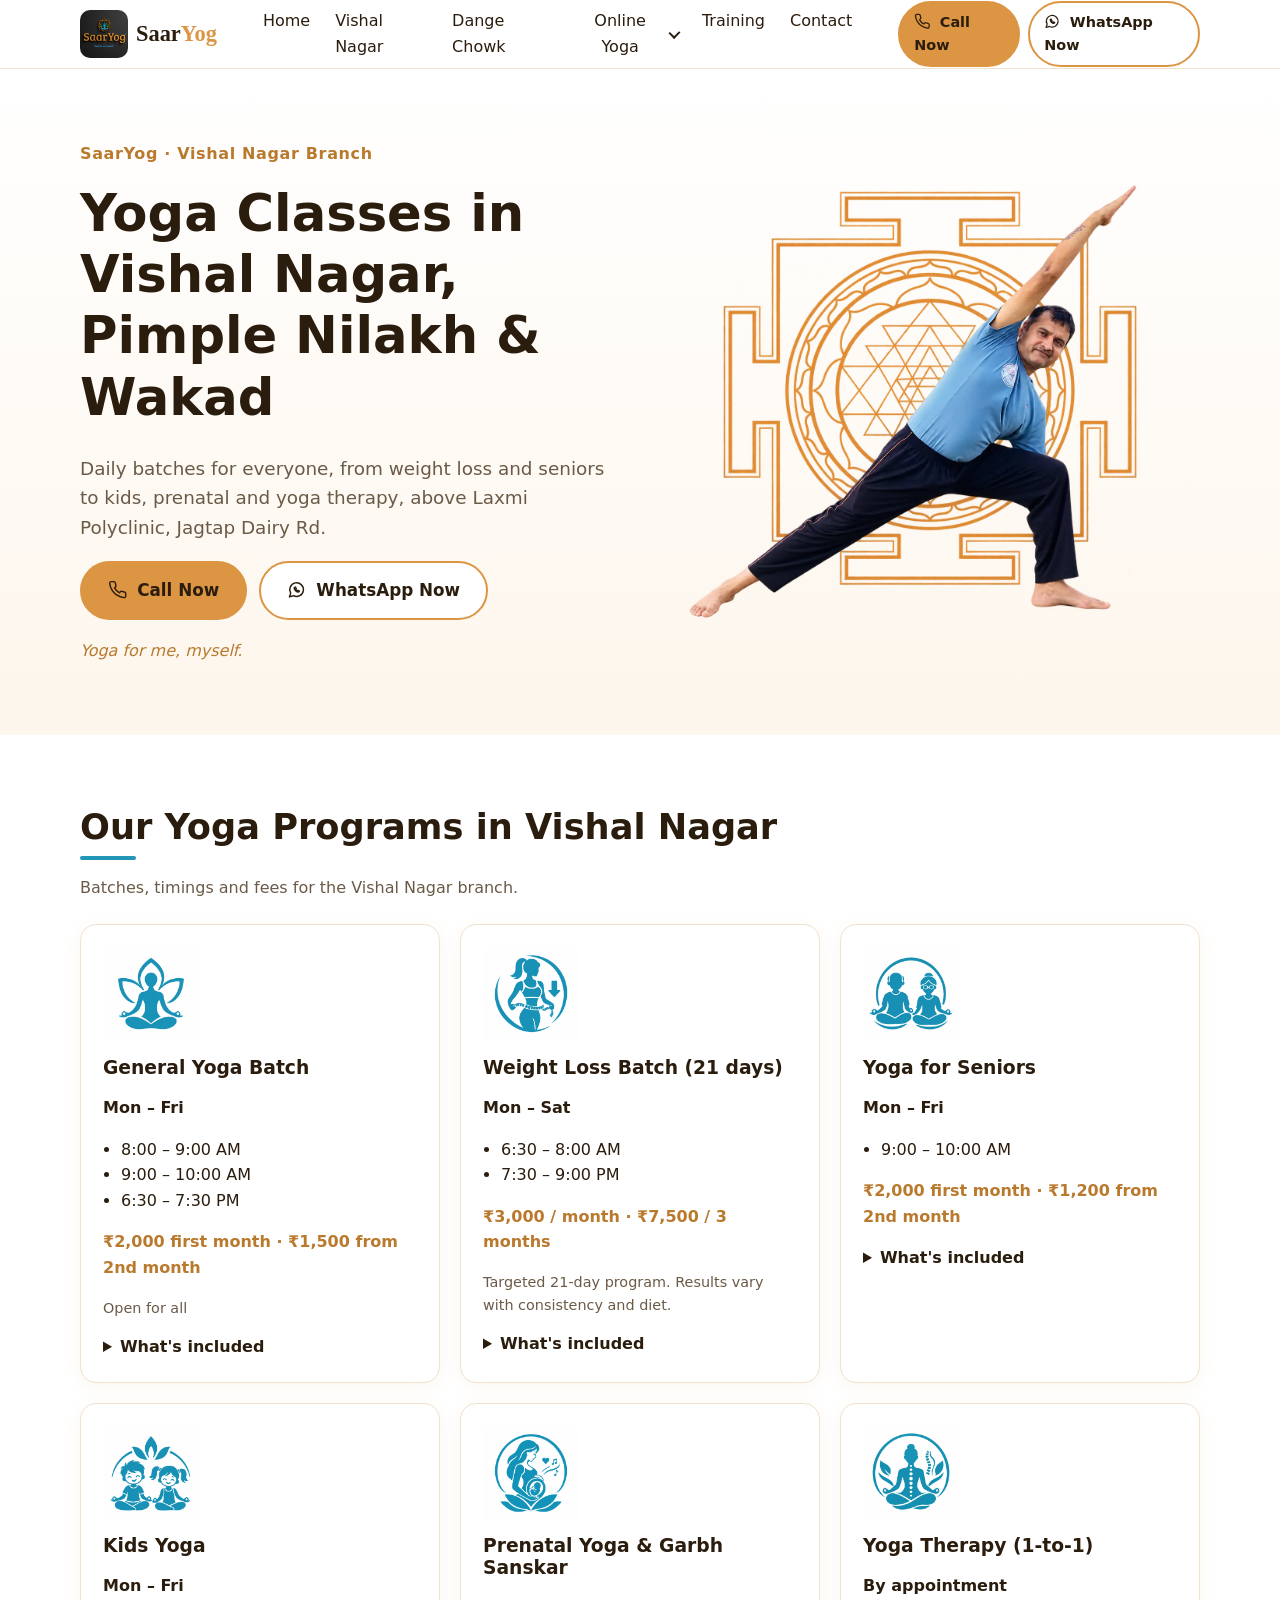
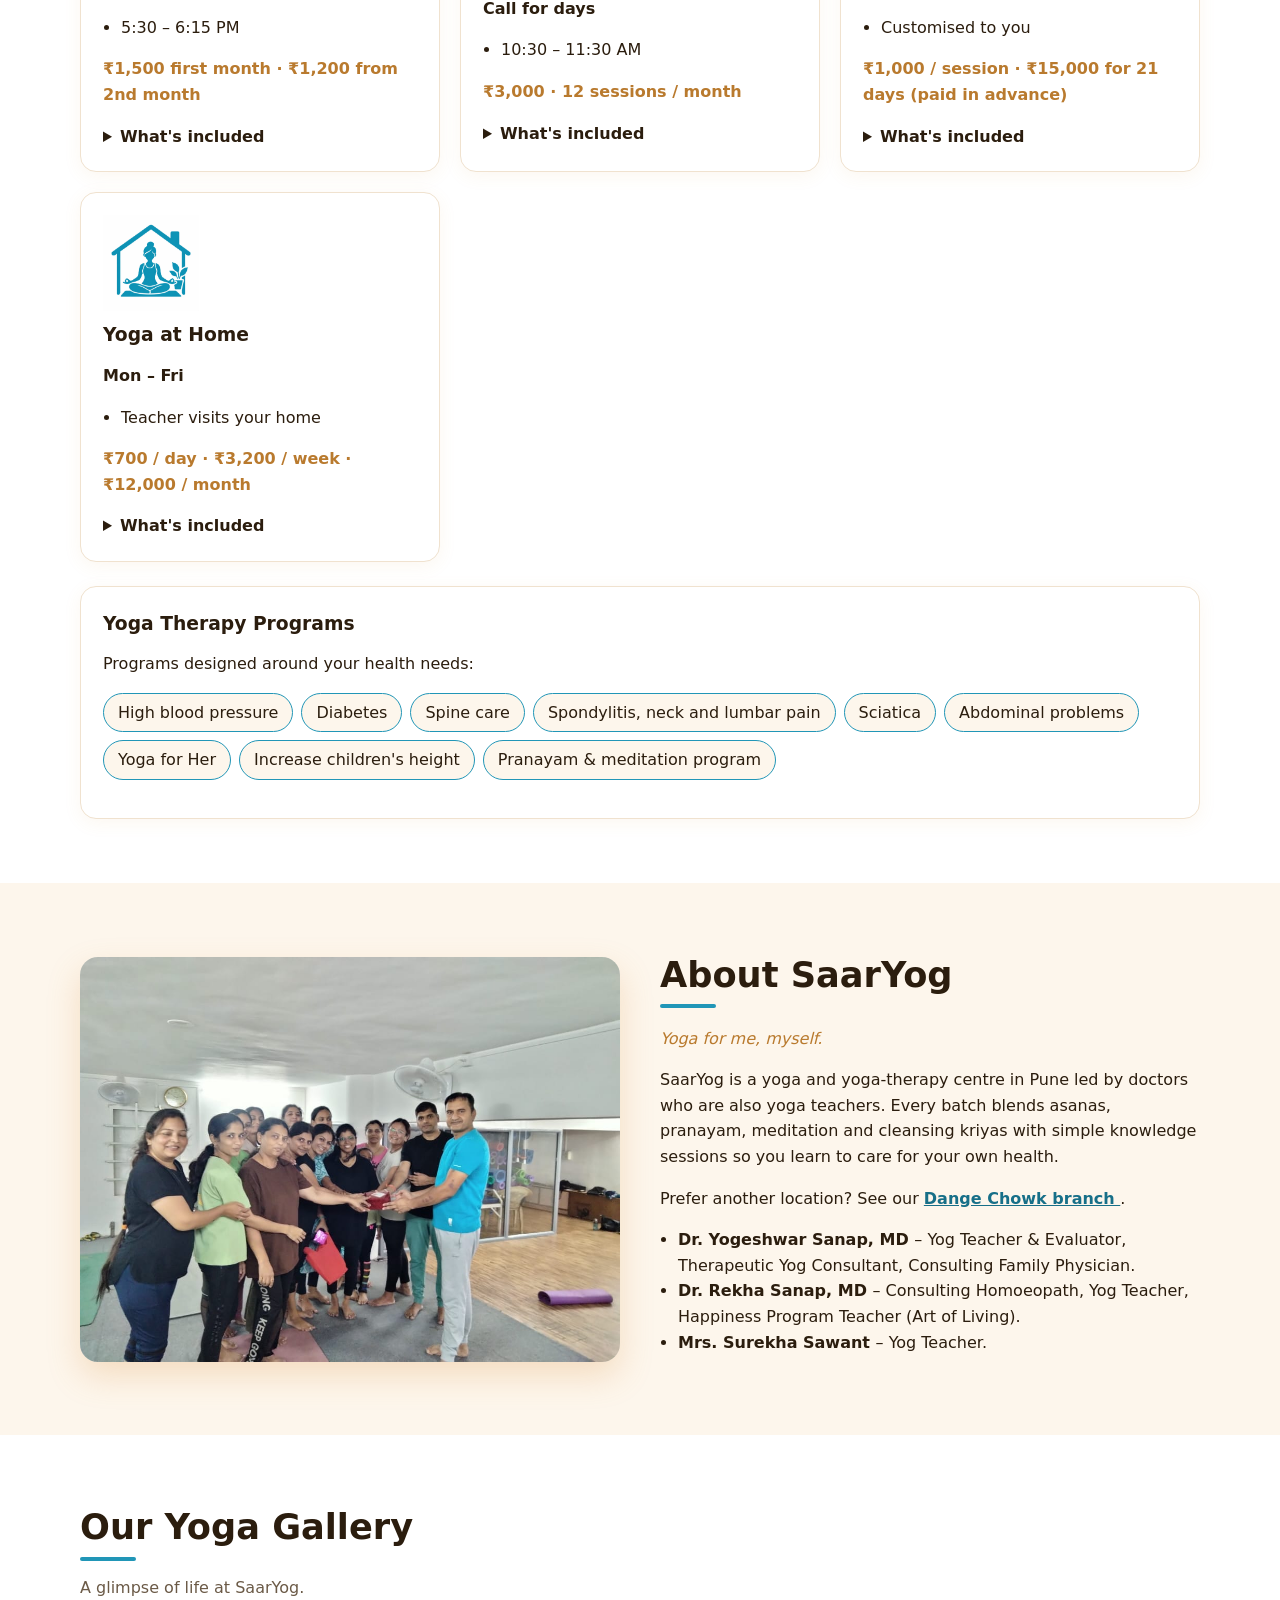
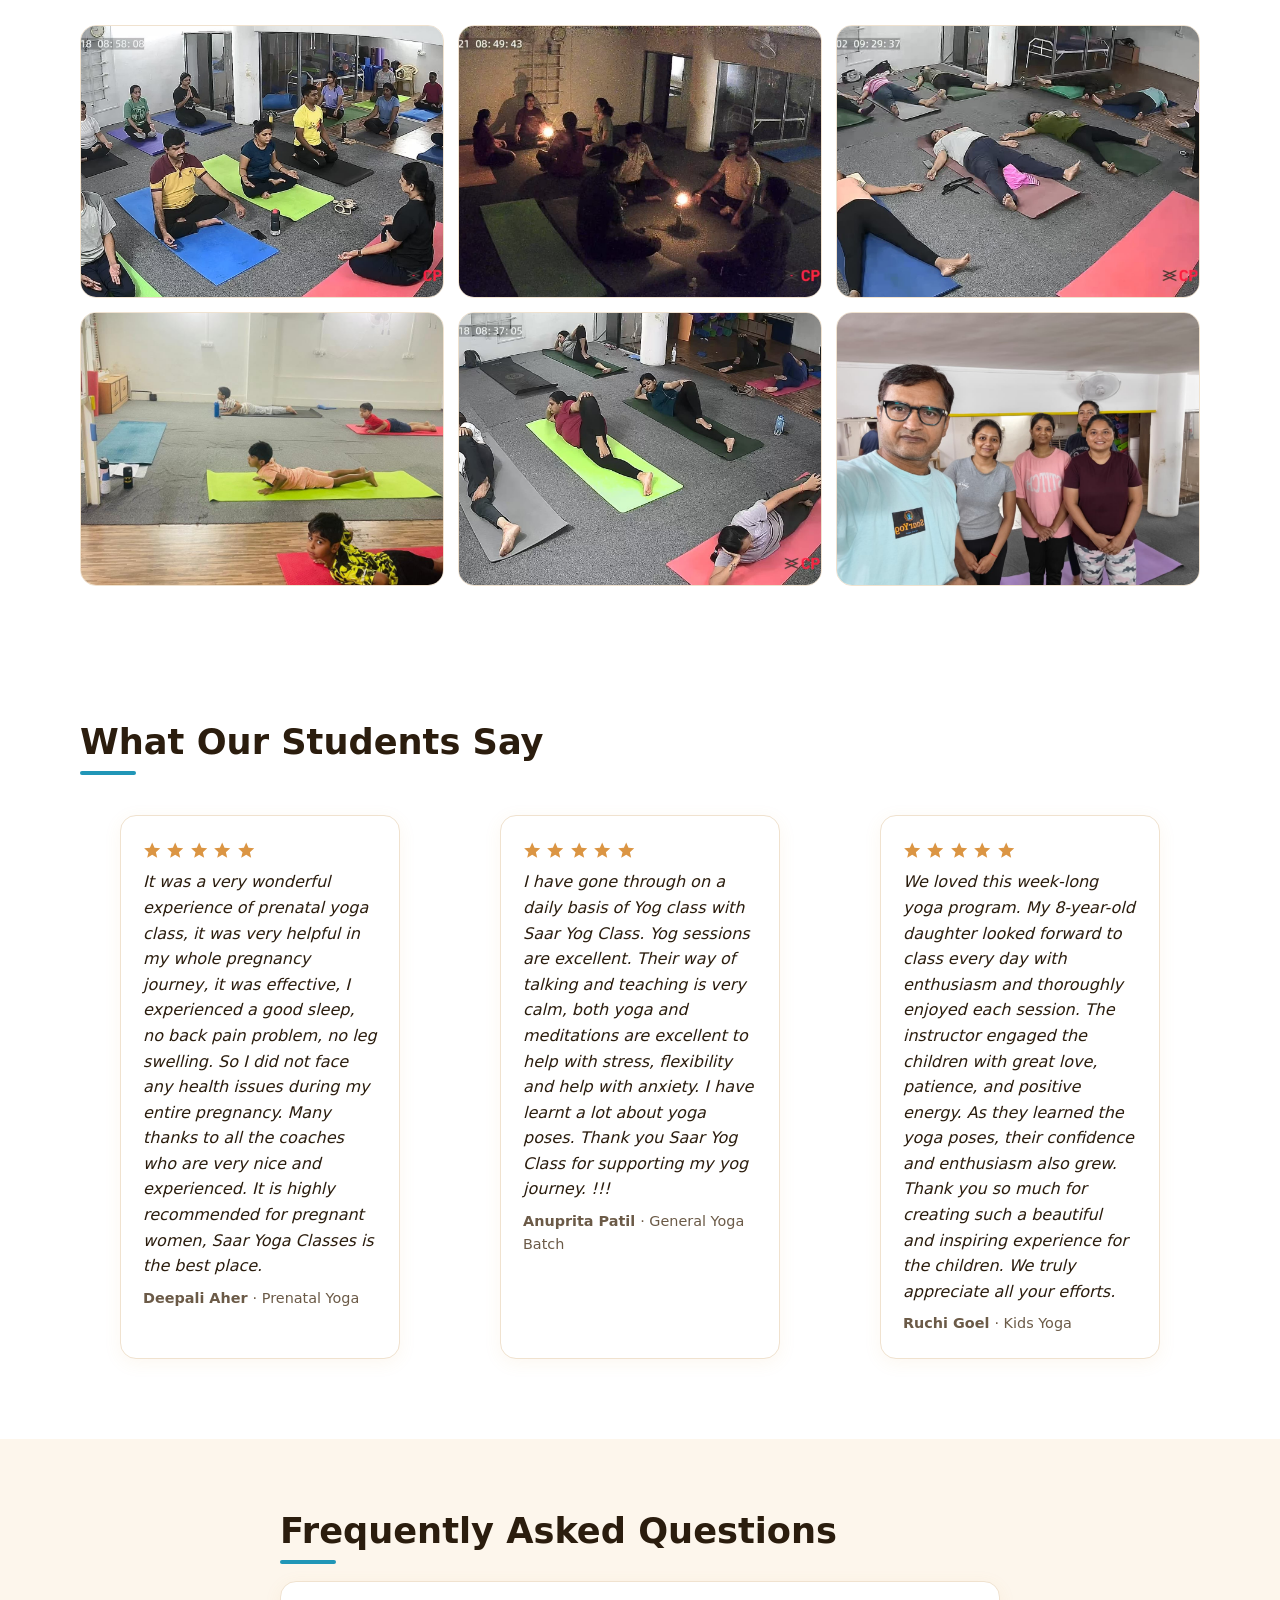
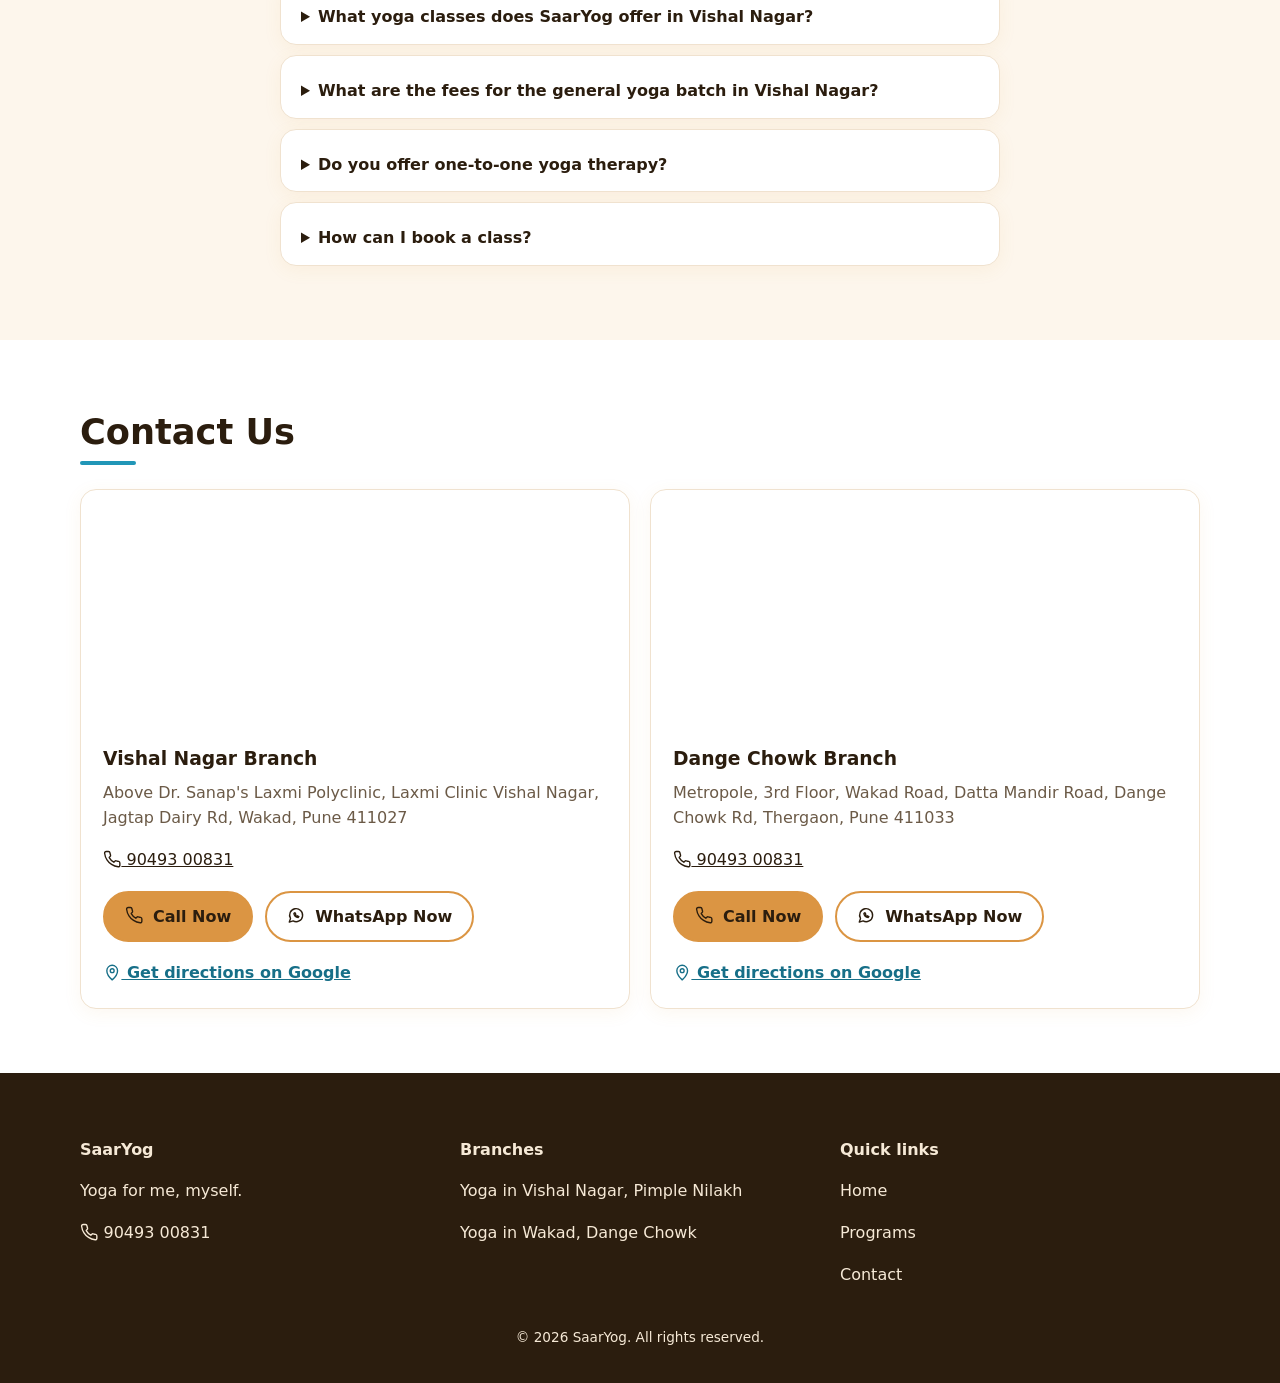
<file: vishal-nagar.html>
<!DOCTYPE html>
<!-- DOCUMENT: SaarYog Vishal Nagar Branch Page -->
<html lang="en-IN">
 <!-- HEAD: Metadata, SEO, Open Graph, assets, and structured data -->
 <head>
  <meta charset="utf-8"/>
  <meta content="width=device-width,initial-scale=1" name="viewport"/>
  <!-- SEO: Page title and meta description -->
  <title>
   Yoga Classes in Vishal Nagar, Pimple Nilakh &amp; Wakad, Pune | SaarYog
  </title>
  <meta content="SaarYog yoga classes in Vishal Nagar near Pimple Nilakh &amp; Wakad, Pune: general yoga, weight loss, seniors, kids, prenatal and 1-to-1 yoga therapy by Dr. Yogeshwar Sanap. Call or WhatsApp 90493 00831." name="description"/>
  <!-- SEO: Canonical URL, indexing, and regional metadata -->
  <link href="https://YOUR-DOMAIN.com/vishal-nagar.html" rel="canonical"/>
  <meta content="index,follow,max-image-preview:large" name="robots"/>
  <meta content="#DB9543" name="theme-color"/>
  <meta content="IN-MH" name="geo.region"/>
  <meta content="Pune" name="geo.placename"/>
  <!-- SOCIAL SHARING: Open Graph and Twitter metadata -->
  <meta content="website" property="og:type"/>
  <meta content="SaarYog" property="og:site_name"/>
  <meta content="Yoga Classes in Vishal Nagar, Pimple Nilakh &amp; Wakad, Pune | SaarYog" property="og:title"/>
  <meta content="SaarYog yoga classes in Vishal Nagar near Pimple Nilakh &amp; Wakad, Pune: general yoga, weight loss, seniors, kids, prenatal and 1-to-1 yoga therapy by Dr. Yogeshwar Sanap. Call or WhatsApp 90493 00831." property="og:description"/>
  <meta content="https://YOUR-DOMAIN.com/vishal-nagar.html" property="og:url"/>
  <meta content="en_IN" property="og:locale"/>
  <meta content="https://YOUR-DOMAIN.com/assets/og.png" property="og:image"/>
  <meta content="summary_large_image" name="twitter:card"/>
  <!-- ASSETS: Favicon and stylesheet -->
  <link href="assets/img/saaryog-logo.jpeg" rel="icon" type="image/png"/>
  <link href="assets/style.css" rel="stylesheet"/>
  <!-- STRUCTURED DATA: Local business, FAQ, and breadcrumbs -->
  <script type="application/ld+json">
   {"@context": "https://schema.org",
     "@graph": [{"@type": ["SportsActivityLocation",
      "HealthAndBeautyBusiness"],
      "@id": "https://YOUR-DOMAIN.com/vishal-nagar.html#business",
      "name": "SaarYog – Vishal Nagar (Pimple Nilakh, Wakad)",
      "url": "https://YOUR-DOMAIN.com/vishal-nagar.html",
      "telephone": "+919049300831",
      "image": "https://YOUR-DOMAIN.com/assets/og.png",
      "slogan": "Yoga for me, myself.",
      "priceRange": "₹₹",
      "hasMap": "https://g.co/kgs/w93FZ5W",
      "address": {"@type": "PostalAddress", "streetAddress": "Above Dr. Sanap's Laxmi Polyclinic, Laxmi Clinic Vishal Nagar, Jagtap Dairy Rd",
      "addressLocality": "Wakad",
      "addressRegion": "Maharashtra",
      "postalCode": "411027",
      "addressCountry": "IN"},
      "areaServed": [{"@type": "Place", "name": "Vishal Nagar"},
      {"@type": "Place", "name": "Pimple Nilakh"},
      {"@type": "Place", "name": "Wakad"}],
      "founder": {"@type": "Person", "name": "Dr. Yogeshwar Sanap"}},
      {"@type": "FAQPage",
      "mainEntity": [{"@type": "Question", "name": "What yoga classes does SaarYog offer in Vishal Nagar?",
      "acceptedAnswer": {"@type": "Answer", "text": "General yoga, weight loss, seniors, kids, prenatal yoga, yoga therapy and yoga at home."}},
     {"@type": "Question", "name": "What are the fees for the general yoga batch in Vishal Nagar?", "acceptedAnswer": 
     {"@type": "Answer", "text": "₹2,000 first month · ₹1,500 from 2nd month."}}, 
     {"@type": "Question", "name": "Do you offer one-to-one yoga therapy?", "acceptedAnswer": {"@type": "Answer", "text": "Yes. Customised one-to-one sessions for health issues such as high blood pressure, diabetes, back and neck pain. ₹1,000 / session · ₹15,000 for 21 days (paid in advance)."}}, 
     {"@type": "Question", "name": "How can I book a class?", "acceptedAnswer": {"@type": "Answer", "text": "Call or WhatsApp 90493 00831 and we will confirm the batch timing for you."}}]}, 
     
     {"@type": "BreadcrumbList", 
     "itemListElement": [{"@type": "ListItem", "position": 1, "name": "Home", "item": "https://YOUR-DOMAIN.com/"},
      {"@type": "ListItem", "position": 2, "name": "Vishal Nagar", "item": "https://YOUR-DOMAIN.com/vishal-nagar.html"
    }]}]}
  </script>
 </head>
 <body>
  <!-- HEADER: Logo, primary navigation, and call-to-action buttons -->
  <header class="site-header">
   <div class="wrap bar">
    <a aria-label="SaarYog home" class="logo" href="index.html">
     <img alt="SaarYog logo" class="logo-img" height="48" src="assets/img/saaryog-logo.jpeg" width="48"/>
     <span>
Saar<b>Yog
      </b>
     </span>
    </a>
    <nav aria-label="Main" id="nav">
     <ul>
      <li>
       <a href="index.html">
        Home
       </a>
      </li>
      <li>
       <a href="vishal-nagar.html">
        Vishal Nagar
       </a>
      </li>
      <li>
       <a href="dange-chowk.html">
        Dange Chowk
       </a>
      </li>
      <li class="has-sub">
  <button class="sub-toggle" type="button" aria-expanded="false" aria-haspopup="true">Online Yoga</button>
  <ul class="sub-menu">
    <li><a href="loose-xtras-weight-loss-yoga.html">Loose Xtras</a></li>
    <li><a href="kids-yoga-online.html">Kids Yoga Batch</a></li>
    <li><a href="height-up-yoga-for-kids.html">Height-Up</a></li>
    <li><a href="yoga-therapy-online.html">Yoga Therapy Programs</a></li>
    <li><a href="yoga-teacher-training-courses.html">Yoga Teacher Training Course</a></li>
  </ul>
</li>
 <li>
       <a href="yoga-teacher-training-courses.html">
        Training
       </a>
      </li>
      <!-- <li>
       <a href="#programs">
        Programs
       </a>
      </li>
      <li>
       <a href="#about">
        About
       </a>
      </li>
      <li>
       <a href="#gallery">
        Gallery
       </a>
      </li> -->
      <li>
       <a href="#contact">
        Contact
       </a>
      </li>
     </ul>
    </nav>
    <div class="hdr-cta">
     <a class="btn btn-solid sm" data-cta="call" href="tel:+919049300831">
      <svg aria-hidden="true" class="ic" fill="none" stroke="currentColor" stroke-linecap="round" stroke-linejoin="round" stroke-width="1.8" viewbox="0 0 24 24">
       <path d="M22 16.9v3a2 2 0 0 1-2.2 2 19.8 19.8 0 0 1-8.6-3.1 19.5 19.5 0 0 1-6-6A19.8 19.8 0 0 1 2.1 4.2 2 2 0 0 1 4.1 2h3a2 2 0 0 1 2 1.7c.1 1 .4 1.9.7 2.8a2 2 0 0 1-.5 2.1L8.1 9.9a16 16 0 0 0 6 6l1.3-1.3a2 2 0 0 1 2.1-.4c.9.3 1.8.6 2.8.7a2 2 0 0 1 1.7 2z">
       </path>
      </svg>
      Call Now
     </a>
     <a class="btn btn-wa sm" data-cta="whatsapp" href="https://wa.me/919049300831?text=Hi%20SaarYog,%20I%20would%20like%20to%20know%20about%20yoga%20classes." rel="noopener" target="_blank">
      <svg aria-hidden="true" class="ic" fill="none" stroke="currentColor" stroke-linecap="round" stroke-linejoin="round" stroke-width="1.8" viewbox="0 0 24 24">
       <path d="M3 21l1.6-4.7A8.5 8.5 0 1 1 8 19.5z">
       </path>
       <path d="M9 9.5c0 3 2.5 5.5 5.5 5.5l1-1.2-2-1-.8.7c-.8-.4-1.5-1.1-1.9-1.9l.7-.8-1-2z">
       </path>
      </svg>
      WhatsApp Now
     </a>
    </div>
    <button aria-controls="nav" aria-expanded="false" aria-label="Open menu" class="burger">
     <span>
     </span>
     <span>
     </span>
     <span>
     </span>
    </button>
   </div>
  </header>
  <main>
   <!-- SECTION: Hero / Main introduction -->
   <section class="hero" id="home">
    <div class="wrap split">
     <div>
      <p class="eyebrow">
       SaarYog &middot; Vishal Nagar Branch
      </p>
      <h1>
       Yoga Classes in Vishal Nagar, Pimple Nilakh &amp; Wakad
      </h1>
      <p class="lead">
       Daily batches for everyone, from weight loss and seniors to kids, prenatal and yoga therapy, above Laxmi Polyclinic, Jagtap Dairy Rd.
      </p>
      <div class="row">
       <a class="btn btn-solid lg" data-cta="call" href="tel:+919049300831">
        <svg aria-hidden="true" class="ic" fill="none" stroke="currentColor" stroke-linecap="round" stroke-linejoin="round" stroke-width="1.8" viewbox="0 0 24 24">
         <path d="M22 16.9v3a2 2 0 0 1-2.2 2 19.8 19.8 0 0 1-8.6-3.1 19.5 19.5 0 0 1-6-6A19.8 19.8 0 0 1 2.1 4.2 2 2 0 0 1 4.1 2h3a2 2 0 0 1 2 1.7c.1 1 .4 1.9.7 2.8a2 2 0 0 1-.5 2.1L8.1 9.9a16 16 0 0 0 6 6l1.3-1.3a2 2 0 0 1 2.1-.4c.9.3 1.8.6 2.8.7a2 2 0 0 1 1.7 2z">
         </path>
        </svg>
        Call Now
       </a>
       <a class="btn btn-wa lg" data-cta="whatsapp" href="https://wa.me/919049300831?text=Hi%20SaarYog%20Vishal%20Nagar,%20I%20would%20like%20to%20know%20about%20yoga%20classes." rel="noopener" target="_blank">
        <svg aria-hidden="true" class="ic" fill="none" stroke="currentColor" stroke-linecap="round" stroke-linejoin="round" stroke-width="1.8" viewbox="0 0 24 24">
         <path d="M3 21l1.6-4.7A8.5 8.5 0 1 1 8 19.5z">
         </path>
         <path d="M9 9.5c0 3 2.5 5.5 5.5 5.5l1-1.2-2-1-.8.7c-.8-.4-1.5-1.1-1.9-1.9l.7-.8-1-2z">
         </path>
        </svg>
        WhatsApp Now
       </a>
      </div>
      <p class="small">
       Yoga for me, myself.
      </p>
     </div>
     <div>
      <!-- <svg aria-label="Animated figure meditating in lotus pose" class="yoga-anim" role="img" viewbox="0 0 400 400">
       <g class="aura">
        <circle cx="200" cy="190" r="150">
        </circle>
        <circle cx="200" cy="190" r="115">
        </circle>
        <circle cx="200" cy="190" r="80">
        </circle>
       </g>
       <g class="petal">
        <ellipse cx="70" cy="300" rx="8" ry="14">
        </ellipse>
        <ellipse cx="335" cy="120" rx="7" ry="12">
        </ellipse>
        <ellipse cx="320" cy="310" rx="6" ry="11">
        </ellipse>
        <ellipse cx="85" cy="110" rx="6" ry="10">
        </ellipse>
       </g>
       <g class="figure">
        <circle cx="200" cy="118" fill="#DB9543" r="26">
        </circle>
        <path d="M200 148c-34 0-52 24-56 60l-26 40 34 8 48-18 48 18 34-8-26-40c-4-36-22-60-56-60z" fill="#DB9543">
        </path>
        <path d="M118 262c30 30 134 30 164 0-14 26-48 38-82 38s-68-12-82-38z" fill="#b97a2e">
        </path>
        <path d="M150 200l-34 52M250 200l34 52" stroke="#fff" stroke-linecap="round" stroke-width="5">
        </path>
       </g>
       <circle class="om" cx="200" cy="340" fill="#DB9543" r="4">
       </circle>
      </svg> -->
      <img alt="Yoga practice at SaarYog, Pune" class="hero-img" fetchpriority="high" height="600" src="assets/img/Dr.Sanap.webp" width="600"/>
     </div>
    </div>
   </section>
   <!-- SECTION: Yoga programs, schedules, and fees -->
   <section class="sec" id="programs">
    <div class="wrap">
     <h2>
      Our Yoga Programs in Vishal Nagar
     </h2>
     <p class="sub">
      Batches, timings and fees for the Vishal Nagar branch.
     </p>
     <div class="grid g3">
      <article class="card prog">
       <div class="ico"><img class="prog-icon" src="assets/icons/General-Yoga.webp" width="96" height="96" alt="General yoga icon" loading="lazy"></div>
       <h3>
        General Yoga Batch
       </h3>
       <p class="meta">
        <b>
         Mon &ndash; Fri
        </b>
       </p>
       <ul class="times">
        <li>
         8:00 &ndash; 9:00 AM
        </li>
        <li>
         9:00 &ndash; 10:00 AM
        </li>
        <li>
         6:30 &ndash; 7:30 PM
        </li>
       </ul>
       <p class="fee">
        ₹2,000 first month &middot; ₹1,500 from 2nd month
       </p>
       <p class="note">
        Open for all
       </p>
       <details>
        <summary>
         What's included
        </summary>
        <ul>
         <li>
          Micro yoga
         </li>
         <li>
          Asanas
         </li>
         <li>
          Sun salutation
         </li>
         <li>
          Pranayam
         </li>
         <li>
          Meditation
         </li>
         <li>
          Shuddhi kriya (cleansing)
         </li>
         <li>
          Knowledge session
         </li>
        </ul>
       </details>
      </article>
      <article class="card prog">
       <div class="ico"><img class="prog-icon" src="assets/icons/Weight-Loss.webp" width="96" height="96" alt="General yoga icon" loading="lazy"></div>
       <h3>
        Weight Loss Batch (21 days)
       </h3>
       <p class="meta">
        <b>
         Mon &ndash; Sat
        </b>
       </p>
       <ul class="times">
        <li>
         6:30 &ndash; 8:00 AM
        </li>
        <li>
         7:30 &ndash; 9:00 PM
        </li>
       </ul>
       <p class="fee">
        ₹3,000 / month &middot; ₹7,500 / 3 months
       </p>
       <p class="note">
        Targeted 21-day program. Results vary with consistency and diet.
       </p>
       <details>
        <summary>
         What's included
        </summary>
        <ul>
         <li>
          Asanas and pranayam for weight reduction
         </li>
         <li>
          Shuddhi kriya for weight loss
         </li>
         <li>
          Yog nidra
         </li>
         <li>
          Mudras for weight loss
         </li>
         <li>
          Diet session
         </li>
         <li>
          Special diet for two days a week
         </li>
         <li>
          Knowledge session
         </li>
         <li>
          Unique preparatory movements
         </li>
         <li>
          Dedicated weight-loss batch
         </li>
        </ul>
       </details>
      </article>
      <article class="card prog">
       <div class="ico"><img class="prog-icon" src="assets/icons/Seniors.webp" width="96" height="96" alt="General yoga icon" loading="lazy"></div>
       <h3>
        Yoga for Seniors
       </h3>
       <p class="meta">
        <b>
         Mon &ndash; Fri
        </b>
       </p>
       <ul class="times">
        <li>
         9:00 &ndash; 10:00 AM
        </li>
       </ul>
       <p class="fee">
        ₹2,000 first month &middot; ₹1,200 from 2nd month
       </p>
       <details>
        <summary>
         What's included
        </summary>
        <ul>
         <li>
          Asanas, pranayam, meditation and preparatory movements suited to seniors
         </li>
         <li>
          Shuddhi kriya
         </li>
         <li>
          Fun activities
         </li>
         <li>
          Knowledge session
         </li>
         <li>
          Om chanting
         </li>
        </ul>
       </details>
      </article>
      <article class="card prog">
       <div class="ico"><img class="prog-icon" src="assets/icons/Kids.webp" width="96" height="96" alt="General yoga icon" loading="lazy"></div>
       <h3>
        Kids Yoga
       </h3>
       <p class="meta">
        <b>
         Mon &ndash; Fri
        </b>
       </p>
       <ul class="times">
        <li>
         5:30 &ndash; 6:15 PM
        </li>
       </ul>
       <p class="fee">
        ₹1,500 first month &middot; ₹1,200 from 2nd month
       </p>
       <details>
        <summary>
         What's included
        </summary>
        <ul>
         <li>
          Unique preparatory movements
         </li>
         <li>
          Sun salutation
         </li>
         <li>
          Moon salutation
         </li>
         <li>
          Asanas to support height growth
         </li>
         <li>
          Pranayam
         </li>
         <li>
          Om chanting
         </li>
         <li>
          Fun, creative activities
         </li>
         <li>
          Right-brain development process
         </li>
        </ul>
       </details>
      </article>
      <article class="card prog">
       <div class="ico"><img class="prog-icon" src="assets/icons/Prenatal.webp" width="96" height="96" alt="General yoga icon" loading="lazy"></div>
       <h3>
        Prenatal Yoga &amp; Garbh Sanskar
       </h3>
       <p class="meta">
        <b>
         Call for days
        </b>
       </p>
       <ul class="times">
        <li>
         10:30 &ndash; 11:30 AM
        </li>
       </ul>
       <p class="fee">
        ₹3,000 &middot; 12 sessions / month
       </p>
       <details>
        <summary>
         What's included
        </summary>
        <ul>
         <li>
          Asanas
         </li>
         <li>
          Pranayam
         </li>
         <li>
          Meditation
         </li>
         <li>
          Garbh sanskar
         </li>
         <li>
          Knowledge session
         </li>
        </ul>
       </details>
      </article>
      <article class="card prog">
       <div class="ico"><img class="prog-icon" src="assets/icons/therapy.webp" width="96" height="96" alt="General yoga icon" loading="lazy"></div>
       <h3>
        Yoga Therapy (1-to-1)
       </h3>
       <p class="meta">
        <b>
         By appointment
        </b>
       </p>
       <ul class="times">
        <li>
         Customised to you
        </li>
       </ul>
       <p class="fee">
        ₹1,000 / session &middot; ₹15,000 for 21 days (paid in advance)
       </p>
       <details>
        <summary>
         What's included
        </summary>
        <ul>
         <li>
          21 days of one-to-one customised sessions
         </li>
         <li>
          Customised yog nidra
         </li>
         <li>
          For BP, diabetes, back and neck pain, sciatica, abdominal issues, pregnancy and more
         </li>
        </ul>
       </details>
      </article>
      <article class="card prog">
       <div class="ico"><img class="prog-icon" src="assets/icons/Home.webp" width="96" height="96" alt="General yoga icon" loading="lazy"></div>
       <h3>
        Yoga at Home
       </h3>
       <p class="meta">
        <b>
         Mon &ndash; Fri
        </b>
       </p>
       <ul class="times">
        <li>
         Teacher visits your home
        </li>
       </ul>
       <p class="fee">
        ₹700 / day &middot; ₹3,200 / week &middot; ₹12,000 / month
       </p>
       <details>
        <summary>
         What's included
        </summary>
        <ul>
         <li>
          Micro yoga
         </li>
         <li>
          Asanas
         </li>
         <li>
          Sun salutation
         </li>
         <li>
          Pranayam
         </li>
         <li>
          Meditation
         </li>
         <li>
          Shuddhi kriya (cleansing)
         </li>
         <li>
          Knowledge session
         </li>
        </ul>
       </details>
      </article>
     </div>
     <div class="card therapy">
      <h3>
       Yoga Therapy Programs
      </h3>
      <p>
       Programs designed around your health needs:
      </p>
      <ul class="chips">
       <li>
        High blood pressure
       </li>
       <li>
        Diabetes
       </li>
       <li>
        Spine care
       </li>
       <li>
        Spondylitis, neck and lumbar pain
       </li>
       <li>
        Sciatica
       </li>
       <li>
        Abdominal problems
       </li>
       <li>
        Yoga for Her
       </li>
       <li>
        Increase children's height
       </li>
       <li>
        Pranayam &amp; meditation program
       </li>
      </ul>
     </div>
    </div>
   </section>
   <!-- SECTION: About SaarYog and teaching team -->
   <section class="sec alt" id="about">
    <div class="wrap split">
     <div>
      <!-- <svg aria-label="Illustration of yoga practice" class="about-art" role="img" viewbox="0 0 400 300">
       <rect fill="#fdf3e6" height="300" rx="18" width="400">
       </rect>
       <circle cx="200" cy="140" fill="none" r="90" stroke="#DB9543" stroke-dasharray="4 8" stroke-width="2">
       </circle>
       <circle cx="200" cy="95" fill="#DB9543" r="20">
       </circle>
       <path d="M200 120c-28 0-42 20-45 46l-22 32 28 6 39-14 39 14 28-6-22-32c-3-26-17-46-45-46z" fill="#DB9543">
       </path>
       <text fill="#8a5a1e" font-family="Georgia,serif" font-size="16" text-anchor="middle" x="200" y="272">
        TODO: replace with a real studio / teacher photo
       </text>
      </svg> -->
      <img alt="SaarYog yoga class with Dr. Yogeshwar Sanap, Pune" class="about-img" height="900" loading="lazy" src="assets/img/vishal-nagar/vishal-nagar-hall.jpeg" width="1200"/>
     </div>
     <div>
      <h2>
       About SaarYog
      </h2>
      <p class="tag">
       Yoga for me, myself.
      </p>
      <p>
       SaarYog is a yoga and yoga-therapy centre in Pune led by doctors who are also yoga teachers. Every batch blends asanas, pranayam, meditation and cleansing kriyas with simple knowledge sessions so you learn to care for your own health.
      </p>
      <p>
       Prefer another location? See our
       <a class="link" href="dange-chowk.html">
        Dange Chowk branch
       </a>
       .
      </p>
      <ul class="team">
       <li>
        <b>
         Dr. Yogeshwar Sanap, MD
        </b>
        &ndash; Yog Teacher &amp; Evaluator, Therapeutic Yog Consultant, Consulting Family Physician.
       </li>
       <li>
        <b>
         Dr. Rekha Sanap, MD
        </b>
        &ndash; Consulting Homoeopath, Yog Teacher, Happiness Program Teacher (Art of Living).
       </li>
       <li>
        <b>
         Mrs. Surekha Sawant
        </b>
        &ndash; Yog Teacher.
       </li>
      </ul>
     </div>
    </div>
   </section>
   <!-- SECTION: Yoga photo gallery -->
   <section class="sec" id="gallery">
    <div class="wrap">
     <h2>
      Our Yoga Gallery
     </h2>
     <p class="sub">
      A glimpse of life at SaarYog.
     </p>
     <div class="gallery">
      <a class="gi" data-lb="" href="assets/img/vishal-nagar/gallery-vishal-nagar-1.jpeg">
       <img alt="Morning yoga batch at SaarYog in Vishal Nagar" height="450" loading="lazy" src="assets/img/vishal-nagar/gallery-vishal-nagar-1.jpeg" width="600"/>
      </a>
      <a class="gi" data-lb="" href="assets/img/vishal-nagar/gallery-vishal-nagar-2.jpeg">
       <img alt="Group asana practice in Vishal Nagar" height="450" loading="lazy" src="assets/img/vishal-nagar/gallery-vishal-nagar-2.jpeg" width="600"/>
      </a>
      <a class="gi" data-lb="" href="assets/img/vishal-nagar/gallery-vishal-nagar-3.jpeg">
       <img alt="Pranayam and meditation session in Vishal Nagar" height="450" loading="lazy" src="assets/img/vishal-nagar/gallery-vishal-nagar-3.jpeg" width="600"/>
      </a>
      <a class="gi" data-lb="" href="assets/img/vishal-nagar/gallery-vishal-nagar-4.jpeg">
       <img alt="Kids yoga class in Vishal Nagar" height="450" loading="lazy" src="assets/img/vishal-nagar/gallery-vishal-nagar-4.jpeg" width="600"/>
      </a>
      <a class="gi" data-lb="" href="assets/img/vishal-nagar/gallery-vishal-nagar-5.jpeg">
       <img alt="Yoga for seniors in Vishal Nagar" height="450" loading="lazy" src="assets/img/vishal-nagar/gallery-vishal-nagar-5.jpeg" width="600"/>
      </a>
      <a class="gi" data-lb="" href="assets/img/vishal-nagar/gallery-vishal-nagar-6.jpeg">
       <img alt="One-to-one yoga therapy session in Vishal Nagar" height="450" loading="lazy" src="assets/img/vishal-nagar/gallery-vishal-nagar-6.jpeg" width="600"/>
      </a>
     </div>
    </div>
   </section>
   <!-- SECTION: Student testimonials -->
   <section class="sec" id="testimonials">
    <div class="wrap">
     <h2>
      What Our Students Say
     </h2>
     <div class="grid g3">
      <figure class="card review">
       <div class="stars">
        <svg aria-hidden="true" class="ic star" fill="currentColor" viewbox="0 0 24 24">
         <path d="M12 2l3 6.9 7.5.7-5.7 5 1.7 7.4L12 18l-6.5 4 1.7-7.4-5.7-5L9 8.9z">
         </path>
        </svg>
        <svg aria-hidden="true" class="ic star" fill="currentColor" viewbox="0 0 24 24">
         <path d="M12 2l3 6.9 7.5.7-5.7 5 1.7 7.4L12 18l-6.5 4 1.7-7.4-5.7-5L9 8.9z">
         </path>
        </svg>
        <svg aria-hidden="true" class="ic star" fill="currentColor" viewbox="0 0 24 24">
         <path d="M12 2l3 6.9 7.5.7-5.7 5 1.7 7.4L12 18l-6.5 4 1.7-7.4-5.7-5L9 8.9z">
         </path>
        </svg>
        <svg aria-hidden="true" class="ic star" fill="currentColor" viewbox="0 0 24 24">
         <path d="M12 2l3 6.9 7.5.7-5.7 5 1.7 7.4L12 18l-6.5 4 1.7-7.4-5.7-5L9 8.9z">
         </path>
        </svg>
        <svg aria-hidden="true" class="ic star" fill="currentColor" viewbox="0 0 24 24">
         <path d="M12 2l3 6.9 7.5.7-5.7 5 1.7 7.4L12 18l-6.5 4 1.7-7.4-5.7-5L9 8.9z">
         </path>
        </svg>
       </div>
       <blockquote>
        It was a very wonderful experience of prenatal yoga class, it was very helpful in my whole pregnancy journey, it was effective, I experienced a good sleep, no back pain problem, no leg swelling.
So I did not face any health issues during my entire pregnancy. Many thanks to all the coaches who are very nice and experienced.
It is highly recommended for pregnant women, Saar Yoga Classes is the best place.
       </blockquote>
       <figcaption>
        <b>
         Deepali Aher
        </b>
        &middot; Prenatal Yoga
       </figcaption>
      </figure>
      <figure class="card review">
       <div class="stars">
        <svg aria-hidden="true" class="ic star" fill="currentColor" viewbox="0 0 24 24">
         <path d="M12 2l3 6.9 7.5.7-5.7 5 1.7 7.4L12 18l-6.5 4 1.7-7.4-5.7-5L9 8.9z">
         </path>
        </svg>
        <svg aria-hidden="true" class="ic star" fill="currentColor" viewbox="0 0 24 24">
         <path d="M12 2l3 6.9 7.5.7-5.7 5 1.7 7.4L12 18l-6.5 4 1.7-7.4-5.7-5L9 8.9z">
         </path>
        </svg>
        <svg aria-hidden="true" class="ic star" fill="currentColor" viewbox="0 0 24 24">
         <path d="M12 2l3 6.9 7.5.7-5.7 5 1.7 7.4L12 18l-6.5 4 1.7-7.4-5.7-5L9 8.9z">
         </path>
        </svg>
        <svg aria-hidden="true" class="ic star" fill="currentColor" viewbox="0 0 24 24">
         <path d="M12 2l3 6.9 7.5.7-5.7 5 1.7 7.4L12 18l-6.5 4 1.7-7.4-5.7-5L9 8.9z">
         </path>
        </svg>
        <svg aria-hidden="true" class="ic star" fill="currentColor" viewbox="0 0 24 24">
         <path d="M12 2l3 6.9 7.5.7-5.7 5 1.7 7.4L12 18l-6.5 4 1.7-7.4-5.7-5L9 8.9z">
         </path>
        </svg>
       </div>
       <blockquote>
        I have gone through on a daily basis of Yog class with Saar Yog Class.
Yog sessions are excellent. Their way of talking and teaching is very calm, both yoga and meditations are excellent to help with stress, flexibility and help with anxiety. I have learnt a lot about yoga poses.
Thank you Saar Yog Class for supporting my yog journey. !!!
       </blockquote>
       <figcaption>
        <b>
         Anuprita Patil
        </b>
        &middot; General Yoga Batch
       </figcaption>
      </figure>
      <figure class="card review">
       <div class="stars">
        <svg aria-hidden="true" class="ic star" fill="currentColor" viewbox="0 0 24 24">
         <path d="M12 2l3 6.9 7.5.7-5.7 5 1.7 7.4L12 18l-6.5 4 1.7-7.4-5.7-5L9 8.9z">
         </path>
        </svg>
        <svg aria-hidden="true" class="ic star" fill="currentColor" viewbox="0 0 24 24">
         <path d="M12 2l3 6.9 7.5.7-5.7 5 1.7 7.4L12 18l-6.5 4 1.7-7.4-5.7-5L9 8.9z">
         </path>
        </svg>
        <svg aria-hidden="true" class="ic star" fill="currentColor" viewbox="0 0 24 24">
         <path d="M12 2l3 6.9 7.5.7-5.7 5 1.7 7.4L12 18l-6.5 4 1.7-7.4-5.7-5L9 8.9z">
         </path>
        </svg>
        <svg aria-hidden="true" class="ic star" fill="currentColor" viewbox="0 0 24 24">
         <path d="M12 2l3 6.9 7.5.7-5.7 5 1.7 7.4L12 18l-6.5 4 1.7-7.4-5.7-5L9 8.9z">
         </path>
        </svg>
        <svg aria-hidden="true" class="ic star" fill="currentColor" viewbox="0 0 24 24">
         <path d="M12 2l3 6.9 7.5.7-5.7 5 1.7 7.4L12 18l-6.5 4 1.7-7.4-5.7-5L9 8.9z">
         </path>
        </svg>
       </div>
       <blockquote>
        We loved this week-long yoga program. My 8-year-old daughter looked forward to class every day with enthusiasm and thoroughly enjoyed each session. The instructor engaged the children with great love, patience, and positive energy. As they learned the yoga poses, their confidence and enthusiasm also grew. Thank you so much for creating such a beautiful and inspiring experience for the children. We truly appreciate all your efforts.
       </blockquote>
       <figcaption>
        <b>
         Ruchi Goel
        </b>
        &middot; Kids Yoga
       </figcaption>
      </figure>
     </div>
    </div>
   </section>
   <!-- SECTION: Frequently asked questions -->
   <section class="sec alt" id="faq">
    <div class="wrap narrow">
     <h2>
      Frequently Asked Questions
     </h2>
     <details class="card faq">
      <summary>
       What yoga classes does SaarYog offer in Vishal Nagar?
      </summary>
      <p>
       General yoga, weight loss, seniors, kids, prenatal yoga, yoga therapy and yoga at home.
      </p>
     </details>
     <details class="card faq">
      <summary>
       What are the fees for the general yoga batch in Vishal Nagar?
      </summary>
      <p>
       ₹2,000 first month &middot; ₹1,500 from 2nd month.
      </p>
     </details>
     <details class="card faq">
      <summary>
       Do you offer one-to-one yoga therapy?
      </summary>
      <p>
       Yes. Customised one-to-one sessions for health issues such as high blood pressure, diabetes, back and neck pain. ₹1,000 / session &middot; ₹15,000 for 21 days (paid in advance).
      </p>
     </details>
     <details class="card faq">
      <summary>
       How can I book a class?
      </summary>
      <p>
       Call or WhatsApp 90493 00831 and we will confirm the batch timing for you.
      </p>
     </details>
    </div>
   </section>
   <!-- SECTION: Branch contact details and maps -->
   <section class="sec" id="contact">
    <div class="wrap">
     <h2>
      Contact Us
     </h2>
     <div class="grid g2">
      <div class="card contact">
       <iframe allowfullscreen="" class="map" loading="lazy" referrerpolicy="no-referrer-when-downgrade" src="https://www.google.com/maps?q=SaarYog+Class+Laxmi+Polyclinic+Vishal+Nagar+Wakad+Pune&amp;output=embed" title="Map of SaarYog Vishal Nagar branch">
       </iframe>
       <h3>
        Vishal Nagar Branch
       </h3>
       <address>
        Above Dr. Sanap's Laxmi Polyclinic, Laxmi Clinic Vishal Nagar, Jagtap Dairy Rd, Wakad, Pune 411027
       </address>
       <p>
        <a href="tel:+919049300831">
         <svg aria-hidden="true" class="ic" fill="none" stroke="currentColor" stroke-linecap="round" stroke-linejoin="round" stroke-width="1.8" viewbox="0 0 24 24">
          <path d="M22 16.9v3a2 2 0 0 1-2.2 2 19.8 19.8 0 0 1-8.6-3.1 19.5 19.5 0 0 1-6-6A19.8 19.8 0 0 1 2.1 4.2 2 2 0 0 1 4.1 2h3a2 2 0 0 1 2 1.7c.1 1 .4 1.9.7 2.8a2 2 0 0 1-.5 2.1L8.1 9.9a16 16 0 0 0 6 6l1.3-1.3a2 2 0 0 1 2.1-.4c.9.3 1.8.6 2.8.7a2 2 0 0 1 1.7 2z">
          </path>
         </svg>
         90493 00831
        </a>
       </p>
       <div class="row">
        <a class="btn btn-solid" data-cta="call" href="tel:+919049300831">
         <svg aria-hidden="true" class="ic" fill="none" stroke="currentColor" stroke-linecap="round" stroke-linejoin="round" stroke-width="1.8" viewbox="0 0 24 24">
          <path d="M22 16.9v3a2 2 0 0 1-2.2 2 19.8 19.8 0 0 1-8.6-3.1 19.5 19.5 0 0 1-6-6A19.8 19.8 0 0 1 2.1 4.2 2 2 0 0 1 4.1 2h3a2 2 0 0 1 2 1.7c.1 1 .4 1.9.7 2.8a2 2 0 0 1-.5 2.1L8.1 9.9a16 16 0 0 0 6 6l1.3-1.3a2 2 0 0 1 2.1-.4c.9.3 1.8.6 2.8.7a2 2 0 0 1 1.7 2z">
          </path>
         </svg>
         Call Now
        </a>
        <a class="btn btn-wa" data-cta="whatsapp" href="https://wa.me/919049300831?text=Hi%20SaarYog%20Vishal%20Nagar,%20I%20would%20like%20to%20know%20about%20yoga%20classes." rel="noopener" target="_blank">
         <svg aria-hidden="true" class="ic" fill="none" stroke="currentColor" stroke-linecap="round" stroke-linejoin="round" stroke-width="1.8" viewbox="0 0 24 24">
          <path d="M3 21l1.6-4.7A8.5 8.5 0 1 1 8 19.5z">
          </path>
          <path d="M9 9.5c0 3 2.5 5.5 5.5 5.5l1-1.2-2-1-.8.7c-.8-.4-1.5-1.1-1.9-1.9l.7-.8-1-2z">
          </path>
         </svg>
         WhatsApp Now
        </a>
       </div>
       <p>
        <a class="link" href="https://g.co/kgs/w93FZ5W" rel="noopener" target="_blank">
         <svg aria-hidden="true" class="ic" fill="none" stroke="currentColor" stroke-linecap="round" stroke-linejoin="round" stroke-width="1.8" viewbox="0 0 24 24">
          <path d="M12 22s7-6.1 7-12a7 7 0 0 0-14 0c0 5.9 7 12 7 12z">
          </path>
          <circle cx="12" cy="10" r="2.5">
          </circle>
         </svg>
         Get directions on Google
        </a>
       </p>
      </div>
      <div class="card contact">
       <iframe allowfullscreen="" class="map" loading="lazy" referrerpolicy="no-referrer-when-downgrade" src="https://www.google.com/maps?q=SaarYog+Class+Metropole+Dange+Chowk+Wakad+Road+Pune&amp;output=embed" title="Map of SaarYog Dange Chowk branch">
       </iframe>
       <h3>
        Dange Chowk Branch
       </h3>
       <address>
        Metropole, 3rd Floor, Wakad Road, Datta Mandir Road, Dange Chowk Rd, Thergaon, Pune 411033
       </address>
       <p>
        <a href="tel:+919049300831">
         <svg aria-hidden="true" class="ic" fill="none" stroke="currentColor" stroke-linecap="round" stroke-linejoin="round" stroke-width="1.8" viewbox="0 0 24 24">
          <path d="M22 16.9v3a2 2 0 0 1-2.2 2 19.8 19.8 0 0 1-8.6-3.1 19.5 19.5 0 0 1-6-6A19.8 19.8 0 0 1 2.1 4.2 2 2 0 0 1 4.1 2h3a2 2 0 0 1 2 1.7c.1 1 .4 1.9.7 2.8a2 2 0 0 1-.5 2.1L8.1 9.9a16 16 0 0 0 6 6l1.3-1.3a2 2 0 0 1 2.1-.4c.9.3 1.8.6 2.8.7a2 2 0 0 1 1.7 2z">
          </path>
         </svg>
         90493 00831
        </a>
       </p>
       <div class="row">
        <a class="btn btn-solid" data-cta="call" href="tel:+919049300831">
         <svg aria-hidden="true" class="ic" fill="none" stroke="currentColor" stroke-linecap="round" stroke-linejoin="round" stroke-width="1.8" viewbox="0 0 24 24">
          <path d="M22 16.9v3a2 2 0 0 1-2.2 2 19.8 19.8 0 0 1-8.6-3.1 19.5 19.5 0 0 1-6-6A19.8 19.8 0 0 1 2.1 4.2 2 2 0 0 1 4.1 2h3a2 2 0 0 1 2 1.7c.1 1 .4 1.9.7 2.8a2 2 0 0 1-.5 2.1L8.1 9.9a16 16 0 0 0 6 6l1.3-1.3a2 2 0 0 1 2.1-.4c.9.3 1.8.6 2.8.7a2 2 0 0 1 1.7 2z">
          </path>
         </svg>
         Call Now
        </a>
        <a class="btn btn-wa" data-cta="whatsapp" href="https://wa.me/919049300831?text=Hi%20SaarYog%20Dange%20Chowk,%20I%20would%20like%20to%20know%20about%20yoga%20classes." rel="noopener" target="_blank">
         <svg aria-hidden="true" class="ic" fill="none" stroke="currentColor" stroke-linecap="round" stroke-linejoin="round" stroke-width="1.8" viewbox="0 0 24 24">
          <path d="M3 21l1.6-4.7A8.5 8.5 0 1 1 8 19.5z">
          </path>
          <path d="M9 9.5c0 3 2.5 5.5 5.5 5.5l1-1.2-2-1-.8.7c-.8-.4-1.5-1.1-1.9-1.9l.7-.8-1-2z">
          </path>
         </svg>
         WhatsApp Now
        </a>
       </div>
       <p>
        <a class="link" href="https://www.google.com/localservices/profile?spp=Cg0vZy8xMXZ3bG5nbGZ6&amp;scp=CgAaDVNhYXJZb2cgQ2xhc3MqDVNhYXJZb2cgQ2xhc3M%3D&amp;q=SaarYog%20Class&amp;source=sh%2Fx%2Floc%2Fsrv%2Fm1%2F0&amp;kgs=293f480625a9576a" rel="noopener" target="_blank">
         <svg aria-hidden="true" class="ic" fill="none" stroke="currentColor" stroke-linecap="round" stroke-linejoin="round" stroke-width="1.8" viewbox="0 0 24 24">
          <path d="M12 22s7-6.1 7-12a7 7 0 0 0-14 0c0 5.9 7 12 7 12z">
          </path>
          <circle cx="12" cy="10" r="2.5">
          </circle>
         </svg>
         Get directions on Google
        </a>
       </p>
      </div>
     </div>
    </div>
   </section>
  </main>
  <!-- FOOTER: Brand details, branch links, and quick navigation -->
  <footer class="site-footer">
   <div class="wrap grid g3">
    <div>
     <b>
      SaarYog
     </b>
     <p>
      Yoga for me, myself.
     </p>
     <p>
      <a href="tel:+919049300831">
       <svg aria-hidden="true" class="ic" fill="none" stroke="currentColor" stroke-linecap="round" stroke-linejoin="round" stroke-width="1.8" viewbox="0 0 24 24">
        <path d="M22 16.9v3a2 2 0 0 1-2.2 2 19.8 19.8 0 0 1-8.6-3.1 19.5 19.5 0 0 1-6-6A19.8 19.8 0 0 1 2.1 4.2 2 2 0 0 1 4.1 2h3a2 2 0 0 1 2 1.7c.1 1 .4 1.9.7 2.8a2 2 0 0 1-.5 2.1L8.1 9.9a16 16 0 0 0 6 6l1.3-1.3a2 2 0 0 1 2.1-.4c.9.3 1.8.6 2.8.7a2 2 0 0 1 1.7 2z">
        </path>
       </svg>
       90493 00831
      </a>
     </p>
    </div>
    <div>
     <b>
      Branches
     </b>
     <p>
      <a href="vishal-nagar.html">
       Yoga in Vishal Nagar, Pimple Nilakh
      </a>
     </p>
     <p>
      <a href="dange-chowk.html">
       Yoga in Wakad, Dange Chowk
      </a>
     </p>
    </div>
    <div>
     <b>
      Quick links
     </b>
     <p>
      <a href="index.html">
       Home
      </a>
     </p>
     <p>
      <a href="#programs">
       Programs
      </a>
     </p>
     <p>
      <a href="#contact">
       Contact
      </a>
     </p>
    </div>
   </div>
   <p class="copy">
    &copy;
    <span id="yr">
     2026
    </span>
    SaarYog. All rights reserved.
   </p>
  </footer>
  <!-- MOBILE CTA: Fixed call and WhatsApp action bar -->
  <div class="mobile-bar">
   <a data-cta="call" href="tel:+919049300831">
    <svg aria-hidden="true" class="ic" fill="none" stroke="currentColor" stroke-linecap="round" stroke-linejoin="round" stroke-width="1.8" viewbox="0 0 24 24">
     <path d="M22 16.9v3a2 2 0 0 1-2.2 2 19.8 19.8 0 0 1-8.6-3.1 19.5 19.5 0 0 1-6-6A19.8 19.8 0 0 1 2.1 4.2 2 2 0 0 1 4.1 2h3a2 2 0 0 1 2 1.7c.1 1 .4 1.9.7 2.8a2 2 0 0 1-.5 2.1L8.1 9.9a16 16 0 0 0 6 6l1.3-1.3a2 2 0 0 1 2.1-.4c.9.3 1.8.6 2.8.7a2 2 0 0 1 1.7 2z">
     </path>
    </svg>
    Call Now
   </a>
   <a data-cta="whatsapp" href="https://wa.me/919049300831?text=Hi%20SaarYog,%20I%20would%20like%20to%20know%20about%20yoga%20classes." rel="noopener" target="_blank">
    <svg aria-hidden="true" class="ic" fill="none" stroke="currentColor" stroke-linecap="round" stroke-linejoin="round" stroke-width="1.8" viewbox="0 0 24 24">
     <path d="M3 21l1.6-4.7A8.5 8.5 0 1 1 8 19.5z">
     </path>
     <path d="M9 9.5c0 3 2.5 5.5 5.5 5.5l1-1.2-2-1-.8.7c-.8-.4-1.5-1.1-1.9-1.9l.7-.8-1-2z">
     </path>
    </svg>
    WhatsApp
   </a>
  </div>
  <!-- JAVASCRIPT: Main site interactions -->
  <script defer="" src="assets/main.js">
  </script>
 </body>
</html>
</file>
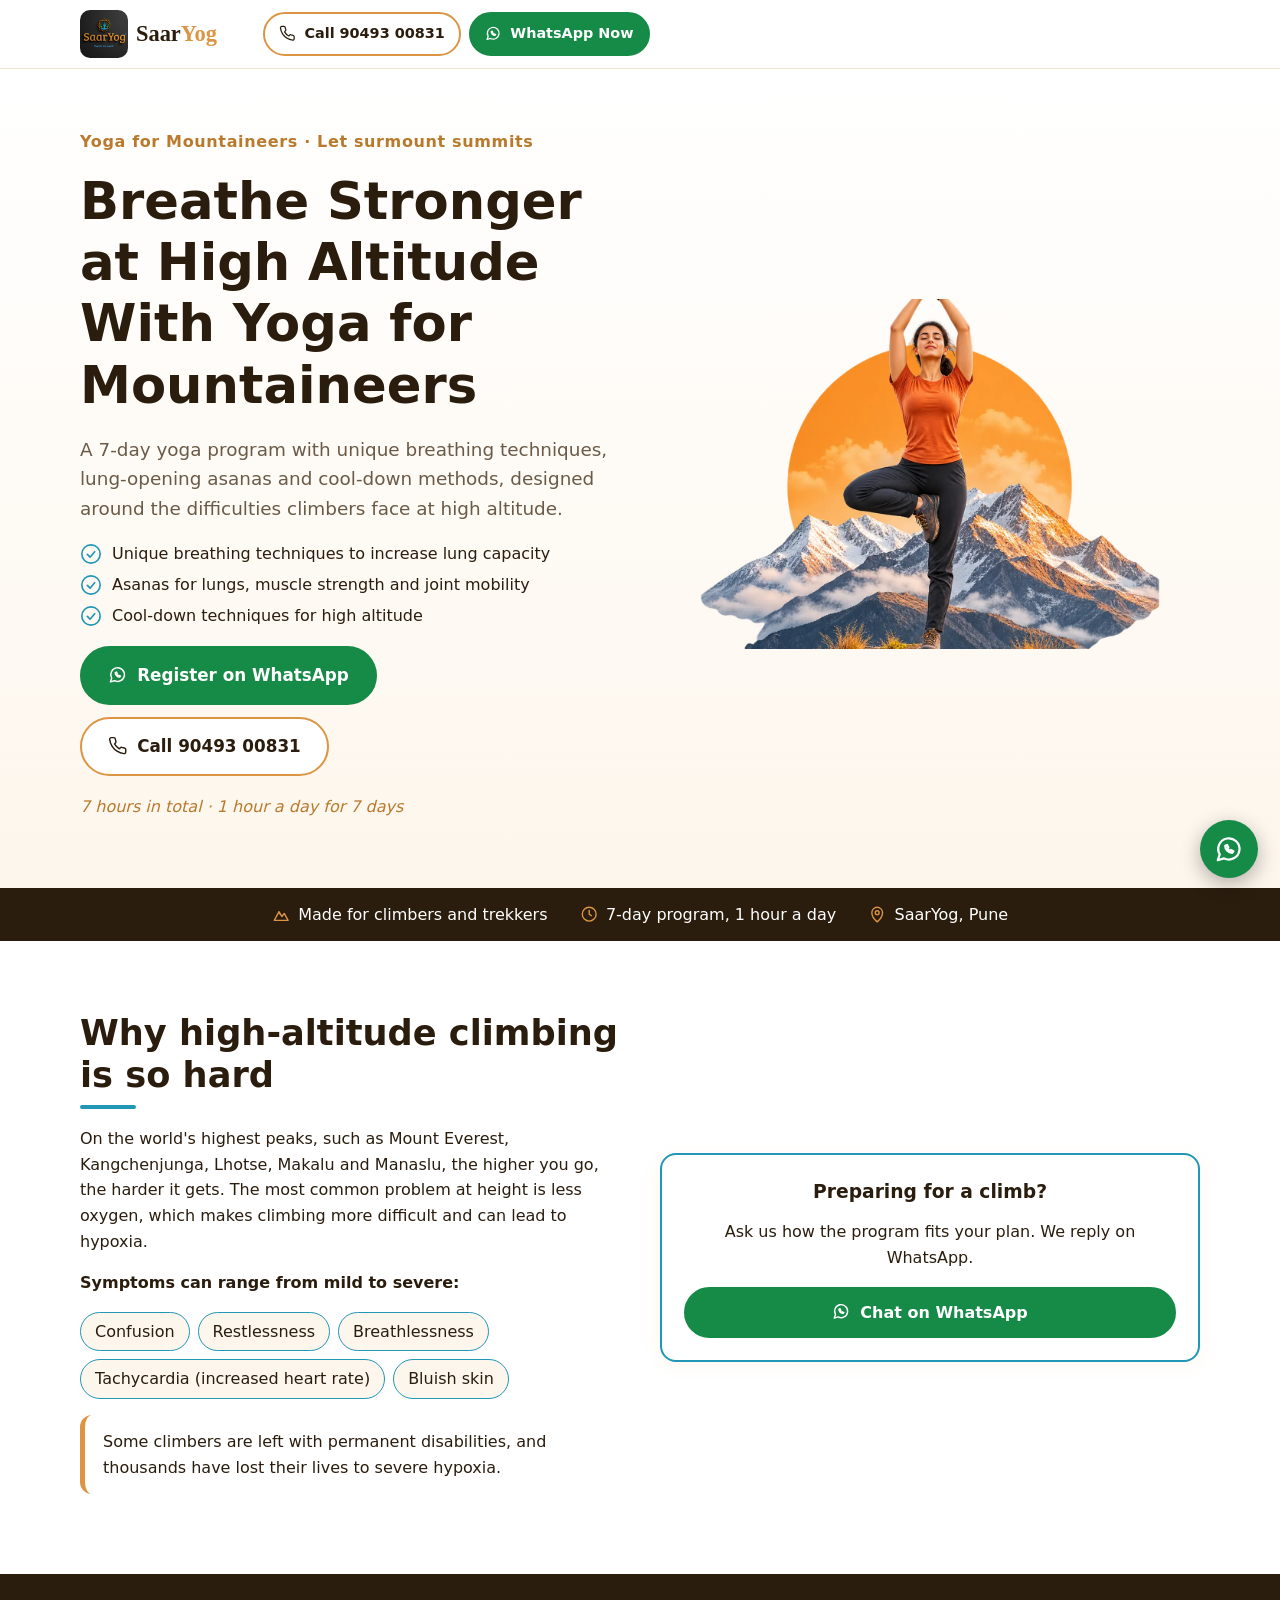
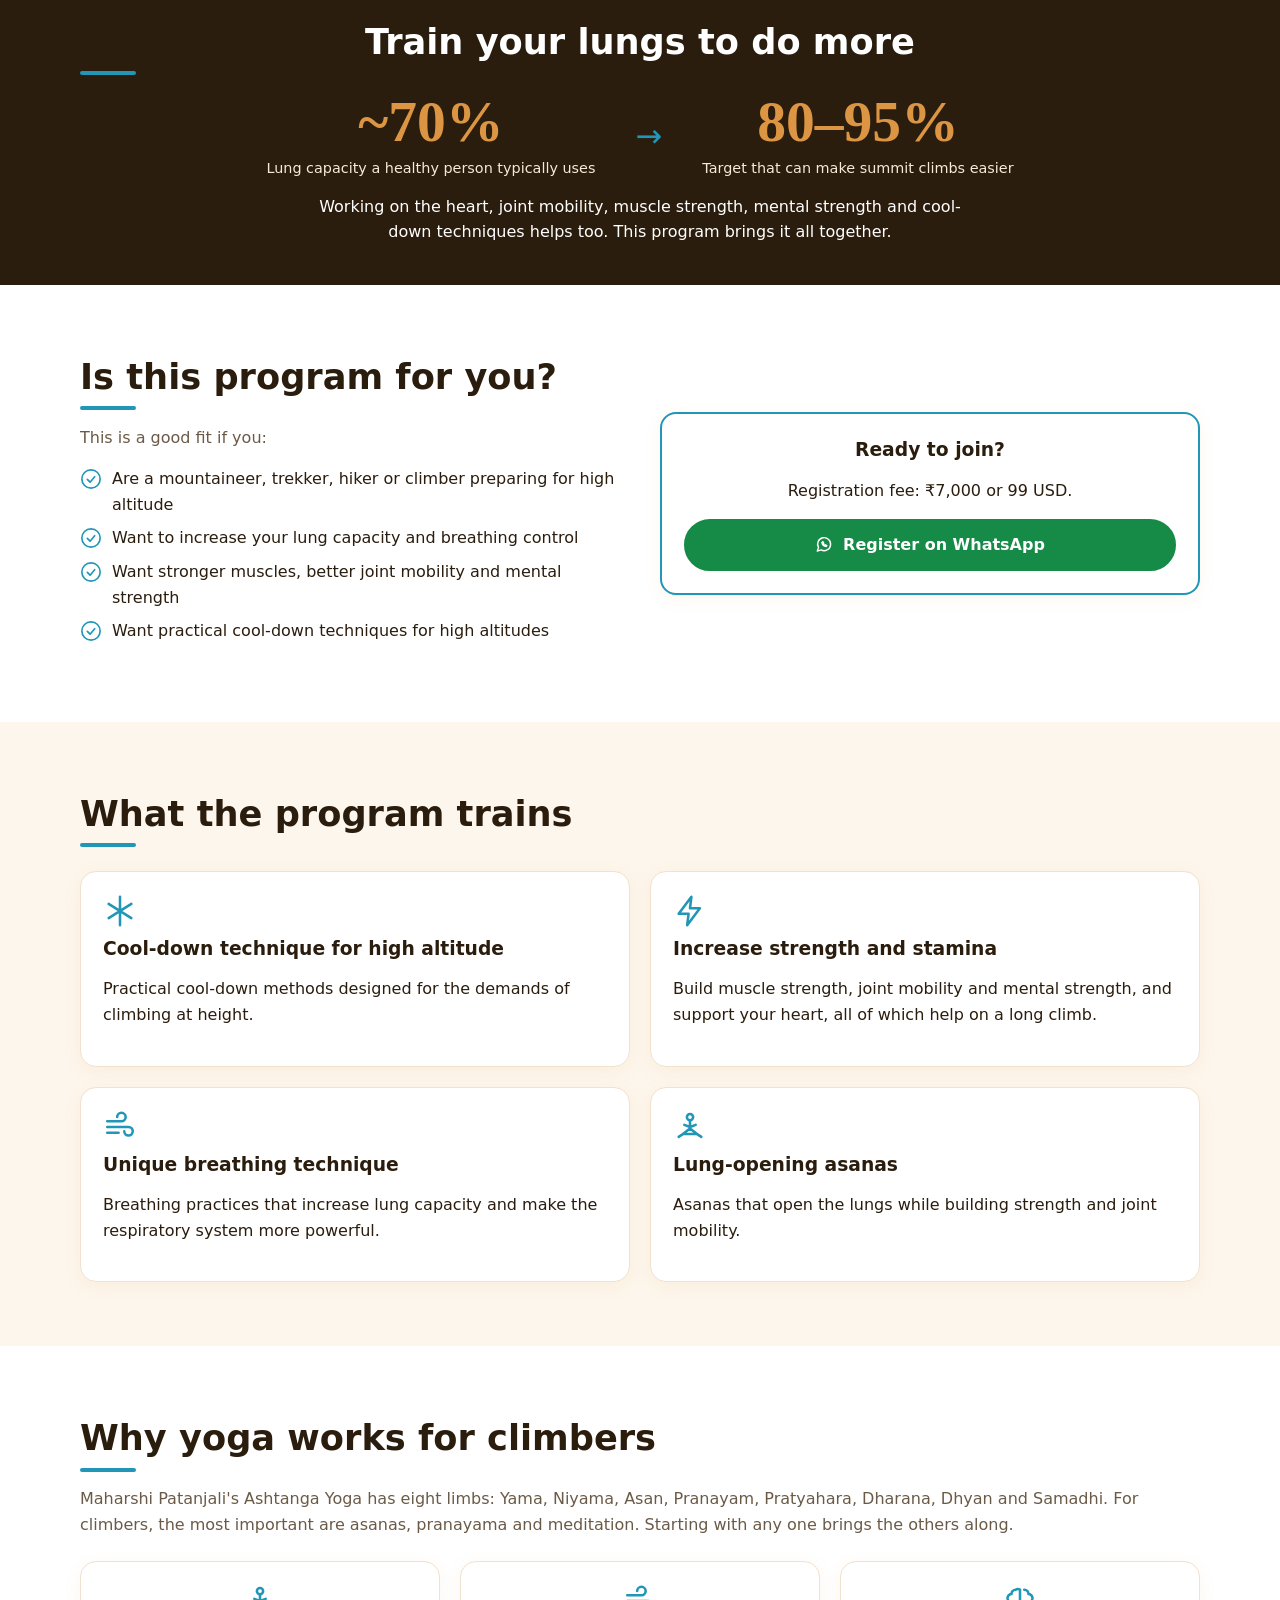
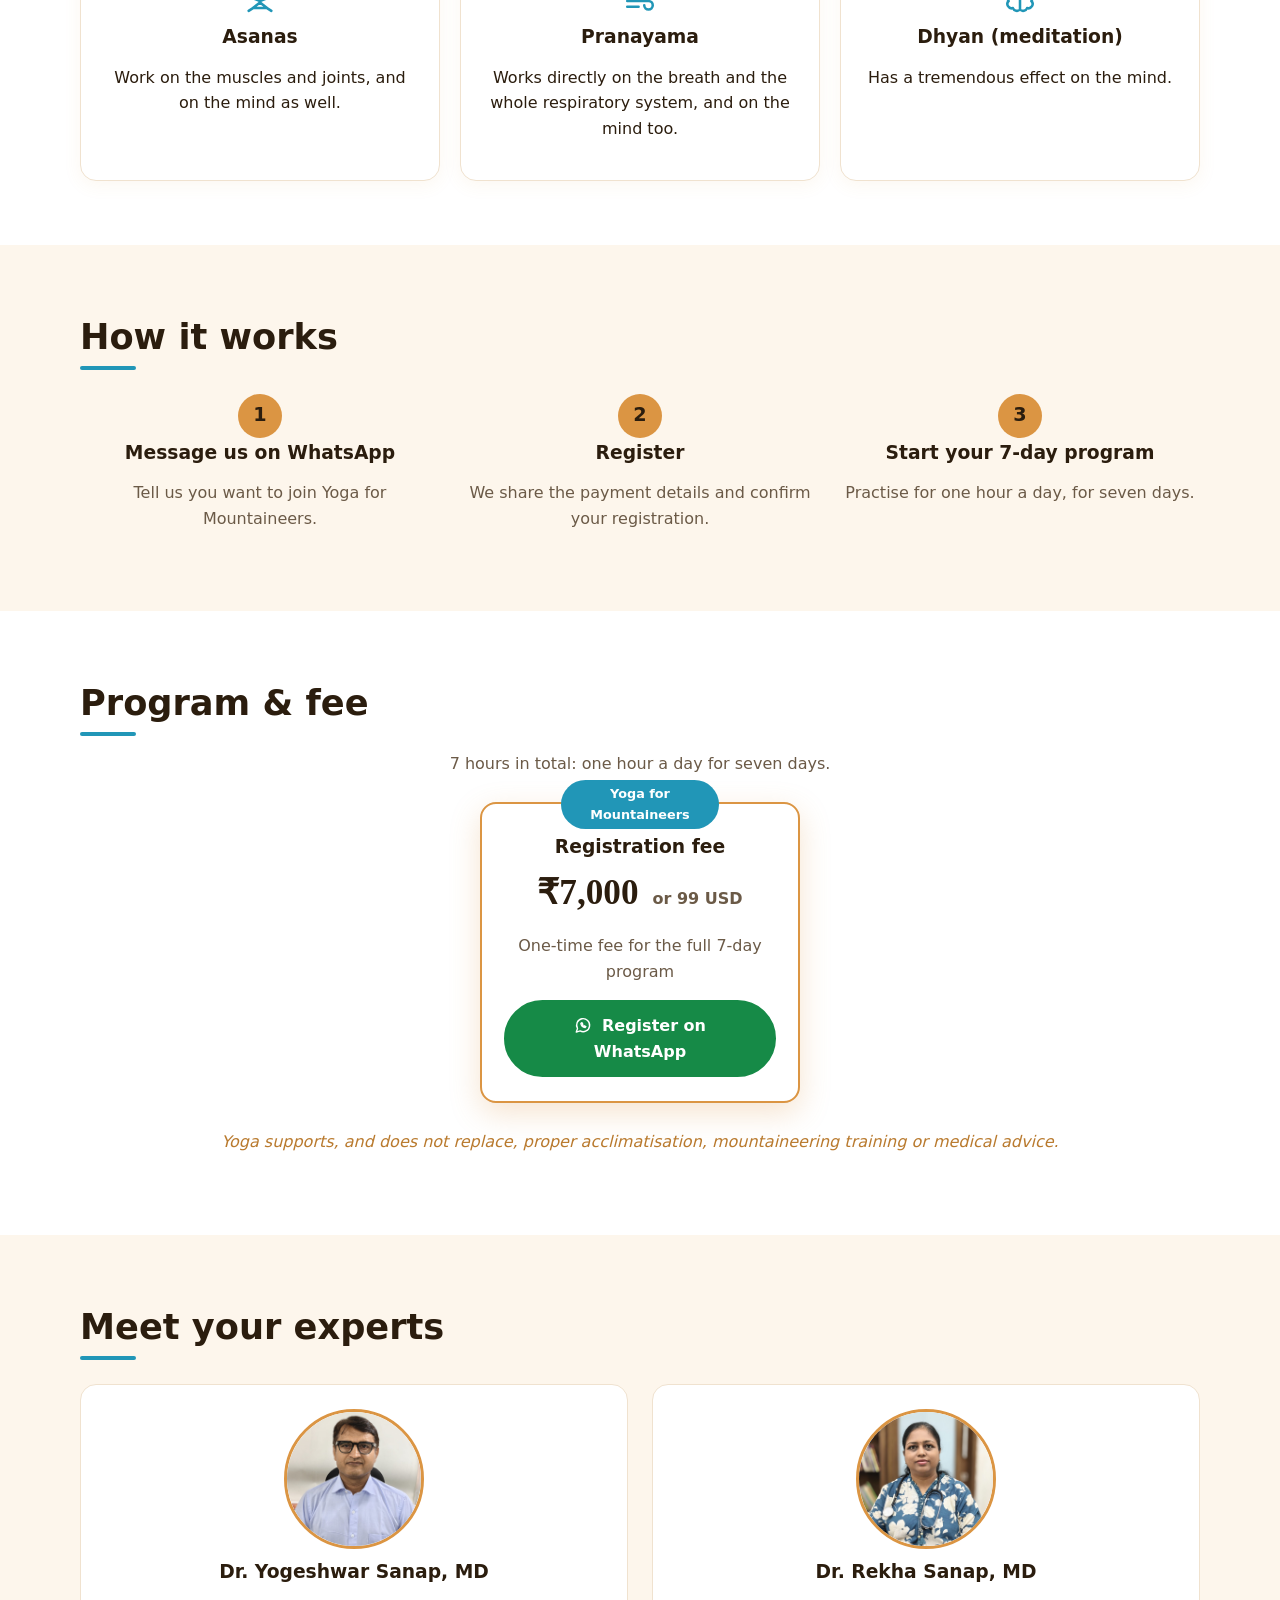
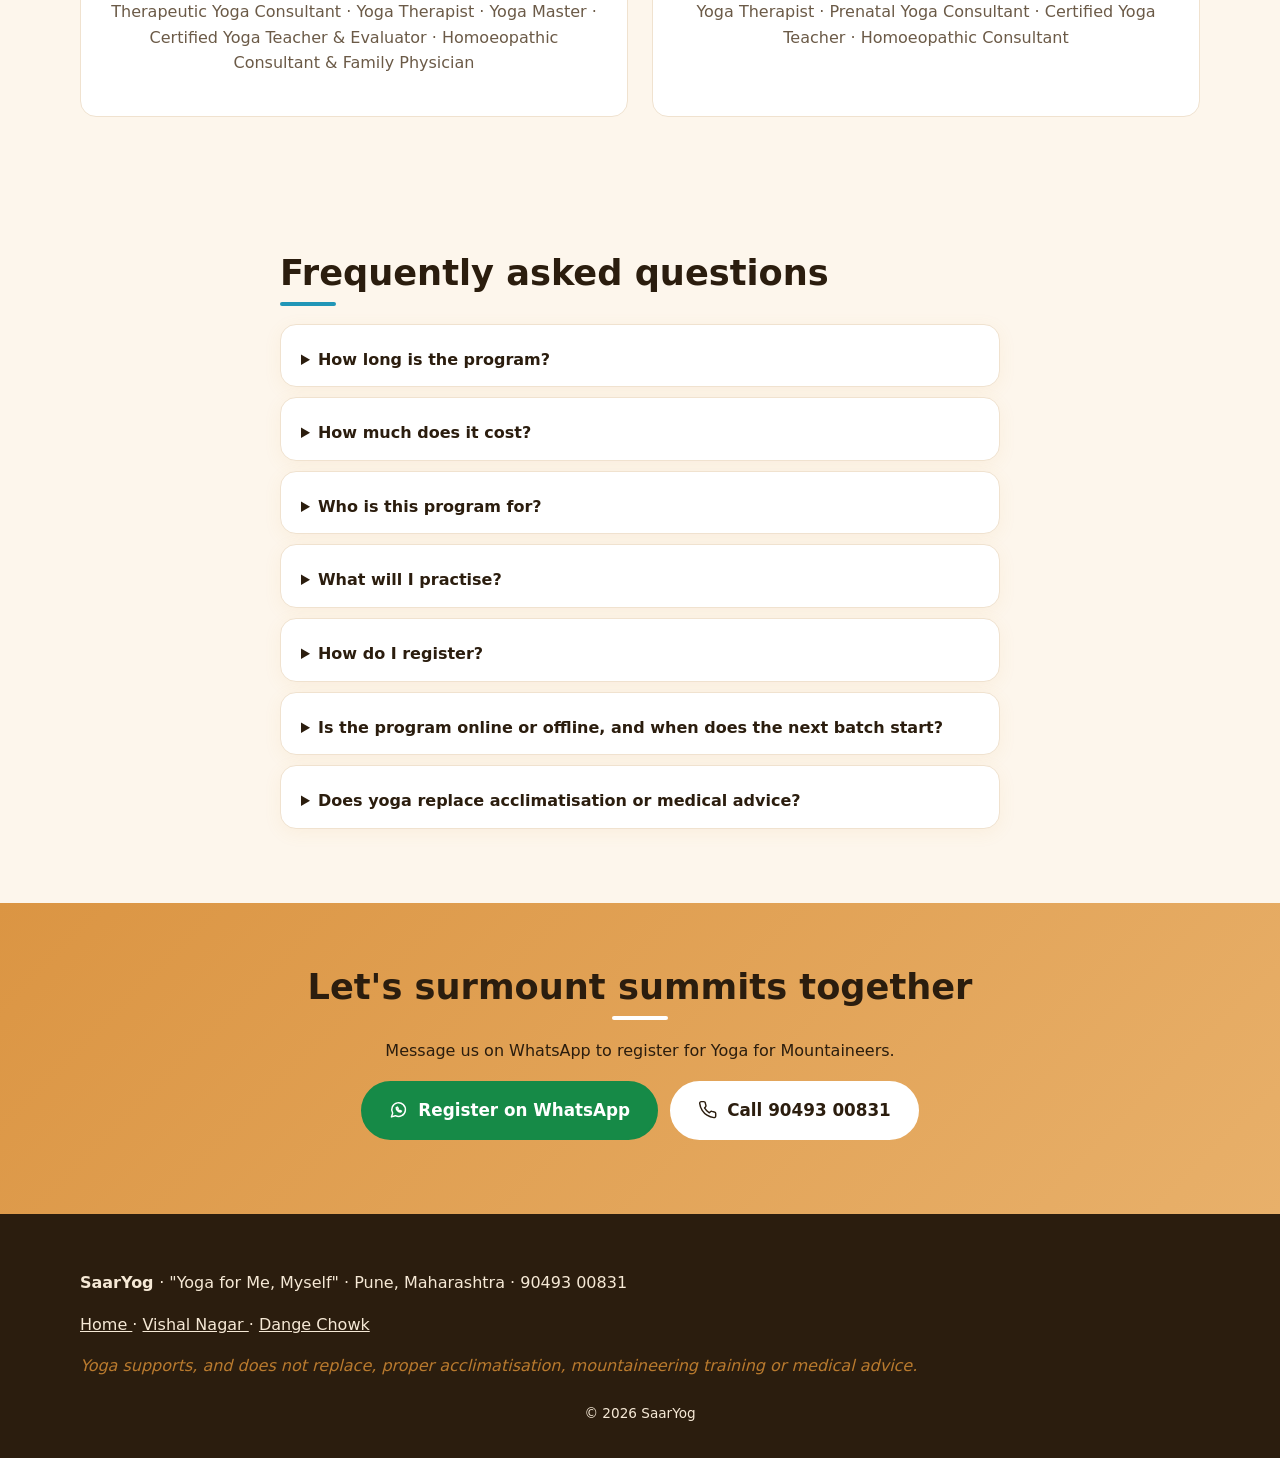
<file: yoga-for-mountaineers.html>
<!DOCTYPE html>
<!DOCTYPE html>
<html lang="en-IN">
 <head>
  <meta charset="utf-8"/>
  <meta content="width=device-width,initial-scale=1" name="viewport"/>
  <!-- SEO: Page title and meta description -->
  <title>
   Yoga for Mountaineers: Breathing &amp; Lung Training for High Altitude | SaarYog
  </title>
  <meta content="Yoga for Mountaineers by SaarYog, Pune: unique breathing techniques, lung-opening asanas and cool-down methods for high-altitude climbing. 7-day program, ₹7,000." name="description"/>
  <!-- SEO: Canonical URL and indexing directives -->
  <link href="https://YOUR-DOMAIN.com/yoga-for-mountaineers.html" rel="canonical"/>
  <meta content="index,follow,max-image-preview:large" name="robots"/>
  <meta content="#DB9543" name="theme-color"/>
  <!-- SEO: Open Graph and social sharing metadata -->
  <meta content="website" property="og:type"/>
  <meta content="Yoga for Mountaineers: Breathing &amp; Lung Training for High Altitude | SaarYog" property="og:title"/>
  <meta content="Yoga for Mountaineers by SaarYog, Pune: unique breathing techniques, lung-opening asanas and cool-down methods for high-altitude climbing. 7-day program, ₹7,000." property="og:description"/>
  <meta content="https://YOUR-DOMAIN.com/yoga-for-mountaineers.html" property="og:url"/>
  <meta content="https://YOUR-DOMAIN.com/assets/landing/mountaineers-hero.jpg" property="og:image"/>
  <meta content="en_IN" property="og:locale"/>
  <!-- SEO: Twitter card metadata -->
  <meta content="summary_large_image" name="twitter:card"/>
  <!-- ASSETS: Favicon and shared stylesheets -->
  <link href="assets/logo.png" rel="icon"/>
  <link href="assets/style.css" rel="stylesheet"/>
  <link href="assets/landing.css" rel="stylesheet"/>
  <!-- CSS: Page-specific styles -->
  <style>
   .stat{background:var(--ink);color:#fff;padding:40px 0;text-align:center}.stat .cmp{display:flex;flex-wrap:wrap;gap:12px 40px;justify-content:center;align-items:center;margin:14px 0}.stat .big{font:700 clamp(2.2rem,7vw,3.6rem) Georgia,serif;color:var(--o);line-height:1}.stat .lbl{display:block;font-size:.9rem;color:#f6e9d6;margin-top:6px}.stat .arr{font-size:2rem;color:var(--t)}.stat p{max-width:680px;margin:0 auto}
.warn{border-left:5px solid var(--o);background:#fff;border-radius:12px;padding:14px 18px;margin:16px 0;font-weight:500}.sym{display:flex;flex-wrap:wrap;gap:8px;list-style:none;padding:0;margin:12px 0}.sym li{background:var(--alt);border:1px solid var(--t);border-radius:999px;padding:6px 14px}
.price2{display:flex;justify-content:center;gap:14px;align-items:baseline;flex-wrap:wrap}.price2 .u{color:var(--mut);font-weight:600}
  </style>
  <!-- SEO: Structured data (Course and FAQPage) -->
  <script type="application/ld+json">
   {"@context": "https://schema.org", "@graph": [{"@type": "Course", "name": "Yoga for Mountaineers", "description": "Yoga for Mountaineers by SaarYog, Pune: unique breathing techniques, lung-opening asanas and cool-down methods for high-altitude climbing. 7-day program, ₹7,000.", "provider": {"@type": "Organization", "name": "SaarYog", "url": "https://YOUR-DOMAIN.com/", "telephone": "+919049300831"}, "offers": [{"@type": "Offer", "price": "7000", "priceCurrency": "INR", "url": "https://YOUR-DOMAIN.com/yoga-for-mountaineers.html"}, {"@type": "Offer", "price": "99", "priceCurrency": "USD", "url": "https://YOUR-DOMAIN.com/yoga-for-mountaineers.html"}]}, {"@type": "FAQPage", "mainEntity": [{"@type": "Question", "name": "How long is the program?", "acceptedAnswer": {"@type": "Answer", "text": "It is a seven-hour program: one hour a day for seven days."}}, {"@type": "Question", "name": "How much does it cost?", "acceptedAnswer": {"@type": "Answer", "text": "The registration fee is ₹7,000 (INR) or 99 USD."}}, {"@type": "Question", "name": "Who is this program for?", "acceptedAnswer": {"@type": "Answer", "text": "Mountaineers, trekkers, hikers and climbers who want to prepare their lungs, body and mind for high-altitude climbing."}}, {"@type": "Question", "name": "What will I practise?", "acceptedAnswer": {"@type": "Answer", "text": "Unique breathing techniques, asanas that open the lungs and build muscle strength and joint mobility, and cool-down techniques for high altitude."}}, {"@type": "Question", "name": "How do I register?", "acceptedAnswer": {"@type": "Answer", "text": "Message us on WhatsApp or call 90493 00831. We share the payment details and confirm your registration."}}, {"@type": "Question", "name": "Is the program online or offline, and when does the next batch start?", "acceptedAnswer": {"@type": "Answer", "text": "Message us on WhatsApp and we will share the mode and upcoming batch details."}}, {"@type": "Question", "name": "Does yoga replace acclimatisation or medical advice?", "acceptedAnswer": {"@type": "Answer", "text": "No. Yoga supports your preparation. It does not replace proper acclimatisation, mountaineering training or medical advice."}}]}]}
  </script>
 </head>
 <body class="landing">
  <!-- SECTION: Site header and navigation -->
  <header class="site-header">
   <div class="wrap bar">
    <a aria-label="SaarYog" class="logo" href="index.html">
     <img alt="SaarYog logo" class="logo-img" height="44" src="assets/img/saaryog-logo.jpeg" width="44"/>
     <span>
      Saar<b>Yog
      </b>
     </span>
    </a>
    <div class="hdr-cta">
     <a class="btn btn-call sm hide-m" data-cta="call" href="tel:+919049300831">
      <svg aria-hidden="true" class="ic" fill="none" stroke="currentColor" stroke-linecap="round" stroke-linejoin="round" stroke-width="1.8" viewbox="0 0 24 24">
       <path d="M22 16.9v3a2 2 0 0 1-2.2 2 19.8 19.8 0 0 1-8.6-3.1 19.5 19.5 0 0 1-6-6A19.8 19.8 0 0 1 2.1 4.2 2 2 0 0 1 4.1 2h3a2 2 0 0 1 2 1.7c.1 1 .4 1.9.7 2.8a2 2 0 0 1-.5 2.1L8.1 9.9a16 16 0 0 0 6 6l1.3-1.3a2 2 0 0 1 2.1-.4c.9.3 1.8.6 2.8.7a2 2 0 0 1 1.7 2z">
       </path>
      </svg>
      Call 90493 00831
     </a>
     <a class="btn btn-wa-main sm" data-cta="whatsapp-header" href="https://wa.me/919049300831?text=Hi%20SaarYog%2C%20I%20want%20to%20register%20for%20the%20Yoga%20for%20Mountaineers%20program." rel="noopener" target="_blank">
      <svg aria-hidden="true" class="ic" fill="none" stroke="currentColor" stroke-linecap="round" stroke-linejoin="round" stroke-width="1.8" viewbox="0 0 24 24">
       <path d="M3 21l1.6-4.7A8.5 8.5 0 1 1 8 19.5z">
       </path>
       <path d="M9 9.5c0 3 2.5 5.5 5.5 5.5l1-1.2-2-1-.8.7c-.8-.4-1.5-1.1-1.9-1.9l.7-.8-1-2z">
       </path>
      </svg>
      WhatsApp Now
     </a>
    </div>
   </div>
  </header>
  <main>
   <!-- SECTION: Breathe Stronger at High Altitude With Yoga for Mountaineers -->
   <section class="hero lp-hero">
    <div class="wrap split">
     <div>
      <p class="eyebrow">
       Yoga for Mountaineers &middot; Let surmount summits
      </p>
      <h1>
       Breathe Stronger at High Altitude With Yoga for Mountaineers
      </h1>
      <p class="lead">
       A 7-day yoga program with unique breathing techniques, lung-opening asanas and cool-down methods, designed around the difficulties climbers face at high altitude.
      </p>
      <ul class="ticks tight">
       <li>
        <svg aria-hidden="true" class="ic" fill="none" stroke="currentColor" stroke-linecap="round" stroke-linejoin="round" stroke-width="1.8" viewbox="0 0 24 24">
         <circle cx="12" cy="12" r="10">
         </circle>
         <path d="M8 12.5l3 3 5-6">
         </path>
        </svg>
        <span>
         Unique breathing techniques to increase lung capacity
        </span>
       </li>
       <li>
        <svg aria-hidden="true" class="ic" fill="none" stroke="currentColor" stroke-linecap="round" stroke-linejoin="round" stroke-width="1.8" viewbox="0 0 24 24">
         <circle cx="12" cy="12" r="10">
         </circle>
         <path d="M8 12.5l3 3 5-6">
         </path>
        </svg>
        <span>
         Asanas for lungs, muscle strength and joint mobility
        </span>
       </li>
       <li>
        <svg aria-hidden="true" class="ic" fill="none" stroke="currentColor" stroke-linecap="round" stroke-linejoin="round" stroke-width="1.8" viewbox="0 0 24 24">
         <circle cx="12" cy="12" r="10">
         </circle>
         <path d="M8 12.5l3 3 5-6">
         </path>
        </svg>
        <span>
         Cool-down techniques for high altitude
        </span>
       </li>
      </ul>
      <p class="from">
       <!-- Registration fee ₹7,000 / 99 USD -->
      </p>
      <div class="row">
       <a class="btn btn-wa-main lg" data-cta="whatsapp-hero" href="https://wa.me/919049300831?text=Hi%20SaarYog%2C%20I%20want%20to%20register%20for%20the%20Yoga%20for%20Mountaineers%20program." rel="noopener" target="_blank">
        <svg aria-hidden="true" class="ic" fill="none" stroke="currentColor" stroke-linecap="round" stroke-linejoin="round" stroke-width="1.8" viewbox="0 0 24 24">
         <path d="M3 21l1.6-4.7A8.5 8.5 0 1 1 8 19.5z">
         </path>
         <path d="M9 9.5c0 3 2.5 5.5 5.5 5.5l1-1.2-2-1-.8.7c-.8-.4-1.5-1.1-1.9-1.9l.7-.8-1-2z">
         </path>
        </svg>
        Register on WhatsApp
       </a>
       <a class="btn btn-call lg" data-cta="call" href="tel:+919049300831">
        <svg aria-hidden="true" class="ic" fill="none" stroke="currentColor" stroke-linecap="round" stroke-linejoin="round" stroke-width="1.8" viewbox="0 0 24 24">
         <path d="M22 16.9v3a2 2 0 0 1-2.2 2 19.8 19.8 0 0 1-8.6-3.1 19.5 19.5 0 0 1-6-6A19.8 19.8 0 0 1 2.1 4.2 2 2 0 0 1 4.1 2h3a2 2 0 0 1 2 1.7c.1 1 .4 1.9.7 2.8a2 2 0 0 1-.5 2.1L8.1 9.9a16 16 0 0 0 6 6l1.3-1.3a2 2 0 0 1 2.1-.4c.9.3 1.8.6 2.8.7a2 2 0 0 1 1.7 2z">
         </path>
        </svg>
        Call 90493 00831
       </a>
      </div>
      <p class="small">
       7 hours in total &middot; 1 hour a day for 7 days
      </p>
     </div>
     <div>
      <img alt="Yoga for Mountaineers by SaarYog: cool-down technique in high altitude" class="lp-img" fetchpriority="high" height="350" src="assets/img/online/yoga-for-mountaineers.webp" width="350"/>
     </div>
    </div>
   </section>
   <!-- SECTION: Content section -->
   <section class="trust">
    <div class="wrap">
     <div>
      <svg aria-hidden="true" class="ic" fill="none" stroke="currentColor" stroke-linecap="round" stroke-linejoin="round" stroke-width="1.8" viewbox="0 0 24 24">
       <path d="M3 20l6-11 4 6 3-4 5 9z">
       </path>
       <path d="M9 9l1.5 2.5">
       </path>
      </svg>
      <span>
       Made for climbers and trekkers
      </span>
     </div>
     <div>
      <svg aria-hidden="true" class="ic" fill="none" stroke="currentColor" stroke-linecap="round" stroke-linejoin="round" stroke-width="1.8" viewbox="0 0 24 24">
       <circle cx="12" cy="12" r="9">
       </circle>
       <path d="M12 7v5l3 2">
       </path>
      </svg>
      <span>
       7-day program, 1 hour a day
      </span>
     </div>
     <div>
      <svg aria-hidden="true" class="ic" fill="none" stroke="currentColor" stroke-linecap="round" stroke-linejoin="round" stroke-width="1.8" viewbox="0 0 24 24">
       <path d="M12 22s7-6.1 7-12a7 7 0 0 0-14 0c0 5.9 7 12 7 12z">
       </path>
       <circle cx="12" cy="10" r="2.5">
       </circle>
      </svg>
      <span>
       SaarYog, Pune
      </span>
     </div>
    </div>
   </section>
   <!-- SECTION: Why high-altitude climbing is so hard -->
   <section class="sec">
    <div class="wrap split">
     <div>
      <h2>
       Why high-altitude climbing is so hard
      </h2>
      <p>
       On the world's highest peaks, such as Mount Everest, Kangchenjunga, Lhotse, Makalu and Manaslu, the higher you go, the harder it gets. The most common problem at height is less oxygen, which makes climbing more difficult and can lead to hypoxia.
      </p>
      <p>
       <b>
        Symptoms can range from mild to severe:
       </b>
      </p>
      <ul class="sym">
       <li>
        Confusion
       </li>
       <li>
        Restlessness
       </li>
       <li>
        Breathlessness
       </li>
       <li>
        Tachycardia (increased heart rate)
       </li>
       <li>
        Bluish skin
       </li>
      </ul>
      <p class="warn">
       Some climbers are left with permanent disabilities, and thousands have lost their lives to severe hypoxia.
      </p>
     </div>
     <div class="card cta-card">
      <h3>
       Preparing for a climb?
      </h3>
      <p>
       Ask us how the program fits your plan. We reply on WhatsApp.
      </p>
      <a class="btn btn-wa-main full" data-cta="whatsapp-question" href="https://wa.me/919049300831?text=Hi%20SaarYog%2C%20I%20have%20a%20question%20about%20the%20Yoga%20for%20Mountaineers%20program." rel="noopener" target="_blank">
       <svg aria-hidden="true" class="ic" fill="none" stroke="currentColor" stroke-linecap="round" stroke-linejoin="round" stroke-width="1.8" viewbox="0 0 24 24">
        <path d="M3 21l1.6-4.7A8.5 8.5 0 1 1 8 19.5z">
        </path>
        <path d="M9 9.5c0 3 2.5 5.5 5.5 5.5l1-1.2-2-1-.8.7c-.8-.4-1.5-1.1-1.9-1.9l.7-.8-1-2z">
        </path>
       </svg>
       Chat on WhatsApp
      </a>
     </div>
    </div>
   </section>
   <!-- SECTION: Train your lungs to do more -->
   <section class="stat">
    <div class="wrap">
     <h2 style="color:#fff">
      Train your lungs to do more
     </h2>
     <div class="cmp">
      <div>
       <span class="big">
        ~70%
       </span>
       <span class="lbl">
        Lung capacity a healthy person typically uses
       </span>
      </div>
      <span class="arr">
       &rarr;
      </span>
      <div>
       <span class="big">
        80&ndash;95%
       </span>
       <span class="lbl">
        Target that can make summit climbs easier
       </span>
      </div>
     </div>
     <p>
      Working on the heart, joint mobility, muscle strength, mental strength and cool-down techniques helps too. This program brings it all together.
     </p>
    </div>
   </section>
   <!-- SECTION: Is this program for you? -->
   <section class="sec">
    <div class="wrap split">
     <div>
      <h2>
       Is this program for you?
      </h2>
      <p class="sub">
       This is a good fit if you:
      </p>
      <ul class="ticks">
       <li>
        <svg aria-hidden="true" class="ic" fill="none" stroke="currentColor" stroke-linecap="round" stroke-linejoin="round" stroke-width="1.8" viewbox="0 0 24 24">
         <circle cx="12" cy="12" r="10">
         </circle>
         <path d="M8 12.5l3 3 5-6">
         </path>
        </svg>
        <span>
         Are a mountaineer, trekker, hiker or climber preparing for high altitude
        </span>
       </li>
       <li>
        <svg aria-hidden="true" class="ic" fill="none" stroke="currentColor" stroke-linecap="round" stroke-linejoin="round" stroke-width="1.8" viewbox="0 0 24 24">
         <circle cx="12" cy="12" r="10">
         </circle>
         <path d="M8 12.5l3 3 5-6">
         </path>
        </svg>
        <span>
         Want to increase your lung capacity and breathing control
        </span>
       </li>
       <li>
        <svg aria-hidden="true" class="ic" fill="none" stroke="currentColor" stroke-linecap="round" stroke-linejoin="round" stroke-width="1.8" viewbox="0 0 24 24">
         <circle cx="12" cy="12" r="10">
         </circle>
         <path d="M8 12.5l3 3 5-6">
         </path>
        </svg>
        <span>
         Want stronger muscles, better joint mobility and mental strength
        </span>
       </li>
       <li>
        <svg aria-hidden="true" class="ic" fill="none" stroke="currentColor" stroke-linecap="round" stroke-linejoin="round" stroke-width="1.8" viewbox="0 0 24 24">
         <circle cx="12" cy="12" r="10">
         </circle>
         <path d="M8 12.5l3 3 5-6">
         </path>
        </svg>
        <span>
         Want practical cool-down techniques for high altitudes
        </span>
       </li>
      </ul>
     </div>
     <div class="card cta-card">
      <h3>
       Ready to join?
      </h3>
      <p>
       Registration fee: ₹7,000 or 99 USD.
      </p>
      <a class="btn btn-wa-main full" data-cta="whatsapp-mid" href="https://wa.me/919049300831?text=Hi%20SaarYog%2C%20I%20want%20to%20register%20for%20the%20Yoga%20for%20Mountaineers%20program." rel="noopener" target="_blank">
       <svg aria-hidden="true" class="ic" fill="none" stroke="currentColor" stroke-linecap="round" stroke-linejoin="round" stroke-width="1.8" viewbox="0 0 24 24">
        <path d="M3 21l1.6-4.7A8.5 8.5 0 1 1 8 19.5z">
        </path>
        <path d="M9 9.5c0 3 2.5 5.5 5.5 5.5l1-1.2-2-1-.8.7c-.8-.4-1.5-1.1-1.9-1.9l.7-.8-1-2z">
        </path>
       </svg>
       Register on WhatsApp
      </a>
     </div>
    </div>
   </section>
   <!-- SECTION: What the program trains -->
   <section class="sec alt">
    <div class="wrap">
     <h2>
      What the program trains
     </h2>
     <div class="grid g2">
      <article class="card prog">
       <div class="ico">
        <svg aria-hidden="true" class="ic" fill="none" stroke="currentColor" stroke-linecap="round" stroke-linejoin="round" stroke-width="1.8" viewbox="0 0 24 24">
         <path d="M12 2v20M4 7l16 10M20 7L4 17">
         </path>
        </svg>
       </div>
       <h3>
        Cool-down technique for high altitude
       </h3>
       <p>
        Practical cool-down methods designed for the demands of climbing at height.
       </p>
      </article>
      <article class="card prog">
       <div class="ico">
        <svg aria-hidden="true" class="ic" fill="none" stroke="currentColor" stroke-linecap="round" stroke-linejoin="round" stroke-width="1.8" viewbox="0 0 24 24">
         <path d="M13 2L4 14h7l-1 8 9-12h-7z">
         </path>
        </svg>
       </div>
       <h3>
        Increase strength and stamina
       </h3>
       <p>
        Build muscle strength, joint mobility and mental strength, and support your heart, all of which help on a long climb.
       </p>
      </article>
      <article class="card prog">
       <div class="ico">
        <svg aria-hidden="true" class="ic" fill="none" stroke="currentColor" stroke-linecap="round" stroke-linejoin="round" stroke-width="1.8" viewbox="0 0 24 24">
         <path d="M3 8h10a3 3 0 1 0-3-3M3 12h15a3 3 0 1 1-3 3M3 16h8">
         </path>
        </svg>
       </div>
       <h3>
        Unique breathing technique
       </h3>
       <p>
        Breathing practices that increase lung capacity and make the respiratory system more powerful.
       </p>
      </article>
      <article class="card prog">
       <div class="ico">
        <svg aria-hidden="true" class="ic" fill="none" stroke="currentColor" stroke-linecap="round" stroke-linejoin="round" stroke-width="1.8" viewbox="0 0 24 24">
         <circle cx="12" cy="5" r="2.2">
         </circle>
         <path d="M12 8v5M12 13l-5 4h10zM7 17l-3 2M17 17l3 2M8 10.5l4 1.5 4-1.5">
         </path>
        </svg>
       </div>
       <h3>
        Lung-opening asanas
       </h3>
       <p>
        Asanas that open the lungs while building strength and joint mobility.
       </p>
      </article>
     </div>
    </div>
   </section>
   <!-- SECTION: Why yoga works for climbers -->
   <section class="sec">
    <div class="wrap">
     <h2>
      Why yoga works for climbers
     </h2>
     <p class="sub">
      Maharshi Patanjali's Ashtanga Yoga has eight limbs: Yama, Niyama, Asan, Pranayam, Pratyahara, Dharana, Dhyan and Samadhi. For climbers, the most important are asanas, pranayama and meditation. Starting with any one brings the others along.
     </p>
     <div class="grid g3">
      <article class="card center">
       <div class="ico">
        <svg aria-hidden="true" class="ic" fill="none" stroke="currentColor" stroke-linecap="round" stroke-linejoin="round" stroke-width="1.8" viewbox="0 0 24 24">
         <circle cx="12" cy="5" r="2.2">
         </circle>
         <path d="M12 8v5M12 13l-5 4h10zM7 17l-3 2M17 17l3 2M8 10.5l4 1.5 4-1.5">
         </path>
        </svg>
       </div>
       <h3>
        Asanas
       </h3>
       <p>
        Work on the muscles and joints, and on the mind as well.
       </p>
      </article>
      <article class="card center">
       <div class="ico">
        <svg aria-hidden="true" class="ic" fill="none" stroke="currentColor" stroke-linecap="round" stroke-linejoin="round" stroke-width="1.8" viewbox="0 0 24 24">
         <path d="M3 8h10a3 3 0 1 0-3-3M3 12h15a3 3 0 1 1-3 3M3 16h8">
         </path>
        </svg>
       </div>
       <h3>
        Pranayama
       </h3>
       <p>
        Works directly on the breath and the whole respiratory system, and on the mind too.
       </p>
      </article>
      <article class="card center">
       <div class="ico">
        <svg aria-hidden="true" class="ic" fill="none" stroke="currentColor" stroke-linecap="round" stroke-linejoin="round" stroke-width="1.8" viewbox="0 0 24 24">
         <path d="M9 4a3 3 0 0 0-3 3 3 3 0 0 0-2 5 3 3 0 0 0 3 5 3 3 0 0 0 5 1V4a3 3 0 0 0-3 0zM15 4a3 3 0 0 1 3 3 3 3 0 0 1 2 5 3 3 0 0 1-3 5 3 3 0 0 1-5 1">
         </path>
        </svg>
       </div>
       <h3>
        Dhyan (meditation)
       </h3>
       <p>
        Has a tremendous effect on the mind.
       </p>
      </article>
     </div>
    </div>
   </section>
   <!-- SECTION: How it works -->
   <section class="sec alt">
    <div class="wrap">
     <h2>
      How it works
     </h2>
     <div class="grid g3">
      <div class="step">
       <span class="n">
        1
       </span>
       <h3>
        Message us on WhatsApp
       </h3>
       <p>
        Tell us you want to join Yoga for Mountaineers.
       </p>
      </div>
      <div class="step">
       <span class="n">
        2
       </span>
       <h3>
        Register
       </h3>
       <p>
        We share the payment details and confirm your registration.
       </p>
      </div>
      <div class="step">
       <span class="n">
        3
       </span>
       <h3>
        Start your 7-day program
       </h3>
       <p>
        Practise for one hour a day, for seven days.
       </p>
      </div>
     </div>
    </div>
   </section>
   <!-- SECTION: Program & fee -->
   <section class="sec" id="plans">
    <div class="wrap">
     <h2>
      Program &amp; fee
     </h2>
     <p class="center sub">
      7 hours in total: one hour a day for seven days.
     </p>
     <div class="plans">
      <div class="plan best">
       <span class="badge-mountain">
        Yoga for Mountaineers
       </span>
       <h3>
        Registration fee
       </h3>
       <div class="price2">
        <p class="price">
         ₹7,000
        </p>
        <span class="u">
         or 99 USD
        </span>
       </div>
       <p class="ps">
        One-time fee for the full 7-day program
       </p>
       <a class="btn btn-wa-main full" data-cta="whatsapp-plan" href="https://wa.me/919049300831?text=Hi%20SaarYog%2C%20I%20want%20to%20register%20for%20the%20Yoga%20for%20Mountaineers%20program." rel="noopener" target="_blank">
        <svg aria-hidden="true" class="ic" fill="none" stroke="currentColor" stroke-linecap="round" stroke-linejoin="round" stroke-width="1.8" viewbox="0 0 24 24">
         <path d="M3 21l1.6-4.7A8.5 8.5 0 1 1 8 19.5z">
         </path>
         <path d="M9 9.5c0 3 2.5 5.5 5.5 5.5l1-1.2-2-1-.8.7c-.8-.4-1.5-1.1-1.9-1.9l.7-.8-1-2z">
         </path>
        </svg>
        Register on WhatsApp
       </a>
      </div>
     </div>
     <p class="small center">
      Yoga supports, and does not replace, proper acclimatisation, mountaineering training or medical advice.
     </p>
    </div>
   </section>

   <!-- SECTION 7: Meet your experts -->
   <section class="sec alt">
    <div class="wrap">
     <h2>
      Meet your experts
     </h2>
     <div class="docs">
      <div class="doc">
       <img alt="Dr. Yogeshwar Sanap, MD" height="240" loading="lazy" src="assets/img/online/Dr. Yogeshwar Sanap.jpeg" width="240"/>
       <h3>
        Dr. Yogeshwar Sanap, MD
       </h3>
       <p>
        Therapeutic Yoga Consultant · Yoga Therapist · Yoga Master · Certified Yoga Teacher &amp; Evaluator · Homoeopathic Consultant &amp; Family Physician
       </p>
      </div>
      <div class="doc">
       <img alt="Dr. Rekha Sanap, MD" height="240" loading="lazy" src="assets/img/online/Dr. Rekha Sanap.jpeg" width="240"/>
       <h3>
        Dr. Rekha Sanap, MD
       </h3>
       <p>
        Yoga Therapist · Prenatal Yoga Consultant · Certified Yoga Teacher · Homoeopathic Consultant
       </p>
      </div>
     </div>
    </div>
   </section>
   
   <!-- SECTION: Frequently asked questions -->
   <section class="sec alt">
    <div class="wrap narrow">
     <h2>
      Frequently asked questions
     </h2>
     <details class="card faq">
      <summary>
       How long is the program?
      </summary>
      <p>
       It is a seven-hour program: one hour a day for seven days.
      </p>
     </details>
     <details class="card faq">
      <summary>
       How much does it cost?
      </summary>
      <p>
       The registration fee is ₹7,000 (INR) or 99 USD.
      </p>
     </details>
     <details class="card faq">
      <summary>
       Who is this program for?
      </summary>
      <p>
       Mountaineers, trekkers, hikers and climbers who want to prepare their lungs, body and mind for high-altitude climbing.
      </p>
     </details>
     <details class="card faq">
      <summary>
       What will I practise?
      </summary>
      <p>
       Unique breathing techniques, asanas that open the lungs and build muscle strength and joint mobility, and cool-down techniques for high altitude.
      </p>
     </details>
     <details class="card faq">
      <summary>
       How do I register?
      </summary>
      <p>
       Message us on WhatsApp or call 90493 00831. We share the payment details and confirm your registration.
      </p>
     </details>
     <details class="card faq">
      <summary>
       Is the program online or offline, and when does the next batch start?
      </summary>
      <p>
       Message us on WhatsApp and we will share the mode and upcoming batch details.
      </p>
     </details>
     <details class="card faq">
      <summary>
       Does yoga replace acclimatisation or medical advice?
      </summary>
      <p>
       No. Yoga supports your preparation. It does not replace proper acclimatisation, mountaineering training or medical advice.
      </p>
     </details>
    </div>
   </section>
   <!-- SECTION: Let's surmount summits together -->
   <section class="final">
    <div class="wrap center">
     <h2>
      Let's surmount summits together
     </h2>
     <p>
      Message us on WhatsApp to register for Yoga for Mountaineers.
     </p>
     <div class="row" style="justify-content:center">
      <a class="btn btn-wa-main lg" data-cta="whatsapp-final" href="https://wa.me/919049300831?text=Hi%20SaarYog%2C%20I%20want%20to%20register%20for%20the%20Yoga%20for%20Mountaineers%20program." rel="noopener" target="_blank">
       <svg aria-hidden="true" class="ic" fill="none" stroke="currentColor" stroke-linecap="round" stroke-linejoin="round" stroke-width="1.8" viewbox="0 0 24 24">
        <path d="M3 21l1.6-4.7A8.5 8.5 0 1 1 8 19.5z">
        </path>
        <path d="M9 9.5c0 3 2.5 5.5 5.5 5.5l1-1.2-2-1-.8.7c-.8-.4-1.5-1.1-1.9-1.9l.7-.8-1-2z">
        </path>
       </svg>
       Register on WhatsApp
      </a>
      <a class="btn btn-call lg" data-cta="call" href="tel:+919049300831">
       <svg aria-hidden="true" class="ic" fill="none" stroke="currentColor" stroke-linecap="round" stroke-linejoin="round" stroke-width="1.8" viewbox="0 0 24 24">
        <path d="M22 16.9v3a2 2 0 0 1-2.2 2 19.8 19.8 0 0 1-8.6-3.1 19.5 19.5 0 0 1-6-6A19.8 19.8 0 0 1 2.1 4.2 2 2 0 0 1 4.1 2h3a2 2 0 0 1 2 1.7c.1 1 .4 1.9.7 2.8a2 2 0 0 1-.5 2.1L8.1 9.9a16 16 0 0 0 6 6l1.3-1.3a2 2 0 0 1 2.1-.4c.9.3 1.8.6 2.8.7a2 2 0 0 1 1.7 2z">
        </path>
       </svg>
       Call 90493 00831
      </a>
     </div>
    </div>
   </section>
  </main>
  <!-- SECTION: Site footer and internal links -->
  <footer class="site-footer">
   <div class="wrap">
    <p>
     <b>
      SaarYog
     </b>
     &middot; "Yoga for Me, Myself" &middot; Pune, Maharashtra &middot;
     <a href="tel:+919049300831">
      90493 00831
     </a>
    </p>
    <p class="foot-links">
     <a href="index.html">
      Home
     </a>
     &middot;
     <a href="vishal-nagar.html">
      Vishal Nagar
     </a>
     &middot;
     <a href="dange-chowk.html">
      Dange Chowk
     </a>
    </p>
    <p class="small">
     Yoga supports, and does not replace, proper acclimatisation, mountaineering training or medical advice.
    </p>
    <p class="copy">
     &copy;
     <span id="yr">
      2026
     </span>
     SaarYog
    </p>
   </div>
  </footer>
  <!-- COMPONENT: Fixed mobile call and WhatsApp bar -->
  <div class="mobile-bar">
   <a data-cta="whatsapp-bar" href="https://wa.me/919049300831?text=Hi%20SaarYog%2C%20I%20want%20to%20register%20for%20the%20Yoga%20for%20Mountaineers%20program." rel="noopener" target="_blank">
    <svg aria-hidden="true" class="ic" fill="none" stroke="currentColor" stroke-linecap="round" stroke-linejoin="round" stroke-width="1.8" viewbox="0 0 24 24">
     <path d="M3 21l1.6-4.7A8.5 8.5 0 1 1 8 19.5z">
     </path>
     <path d="M9 9.5c0 3 2.5 5.5 5.5 5.5l1-1.2-2-1-.8.7c-.8-.4-1.5-1.1-1.9-1.9l.7-.8-1-2z">
     </path>
    </svg>
    WhatsApp Now
   </a>
   <a data-cta="call-bar" href="tel:+919049300831">
    <svg aria-hidden="true" class="ic" fill="none" stroke="currentColor" stroke-linecap="round" stroke-linejoin="round" stroke-width="1.8" viewbox="0 0 24 24">
     <path d="M22 16.9v3a2 2 0 0 1-2.2 2 19.8 19.8 0 0 1-8.6-3.1 19.5 19.5 0 0 1-6-6A19.8 19.8 0 0 1 2.1 4.2 2 2 0 0 1 4.1 2h3a2 2 0 0 1 2 1.7c.1 1 .4 1.9.7 2.8a2 2 0 0 1-.5 2.1L8.1 9.9a16 16 0 0 0 6 6l1.3-1.3a2 2 0 0 1 2.1-.4c.9.3 1.8.6 2.8.7a2 2 0 0 1 1.7 2z">
     </path>
    </svg>
    Call
   </a>
  </div>
  <!-- COMPONENT: Floating WhatsApp button -->
  <a aria-label="Chat on WhatsApp" class="fab" data-cta="whatsapp-fab" href="https://wa.me/919049300831?text=Hi%20SaarYog%2C%20I%20want%20to%20register%20for%20the%20Yoga%20for%20Mountaineers%20program." rel="noopener" target="_blank">
   <svg aria-hidden="true" class="ic" fill="none" stroke="currentColor" stroke-linecap="round" stroke-linejoin="round" stroke-width="1.8" viewbox="0 0 24 24">
    <path d="M3 21l1.6-4.7A8.5 8.5 0 1 1 8 19.5z">
    </path>
    <path d="M9 9.5c0 3 2.5 5.5 5.5 5.5l1-1.2-2-1-.8.7c-.8-.4-1.5-1.1-1.9-1.9l.7-.8-1-2z">
    </path>
   </svg>
  </a>
  <!-- SCRIPT: Shared landing-page JavaScript -->
  <script defer="" src="assets/landing.js">
  </script>
 </body>
</html>
</file>
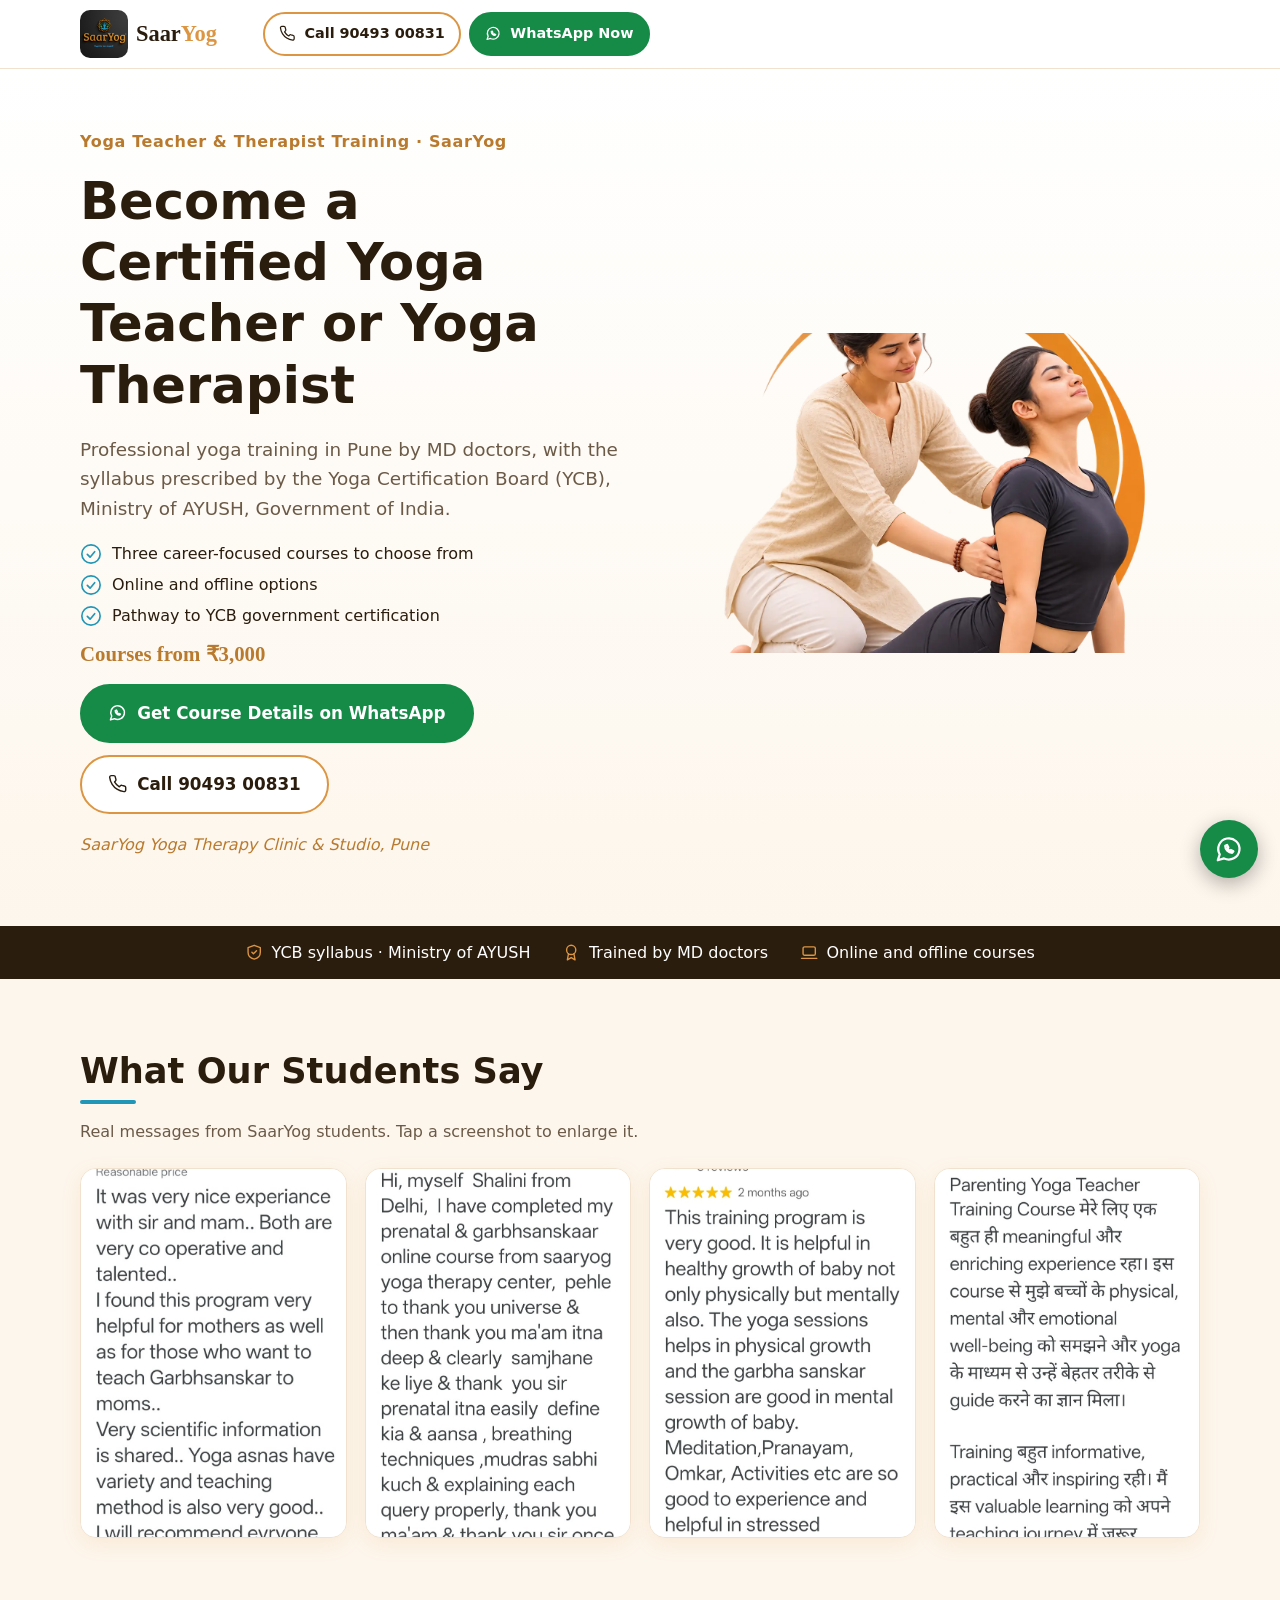
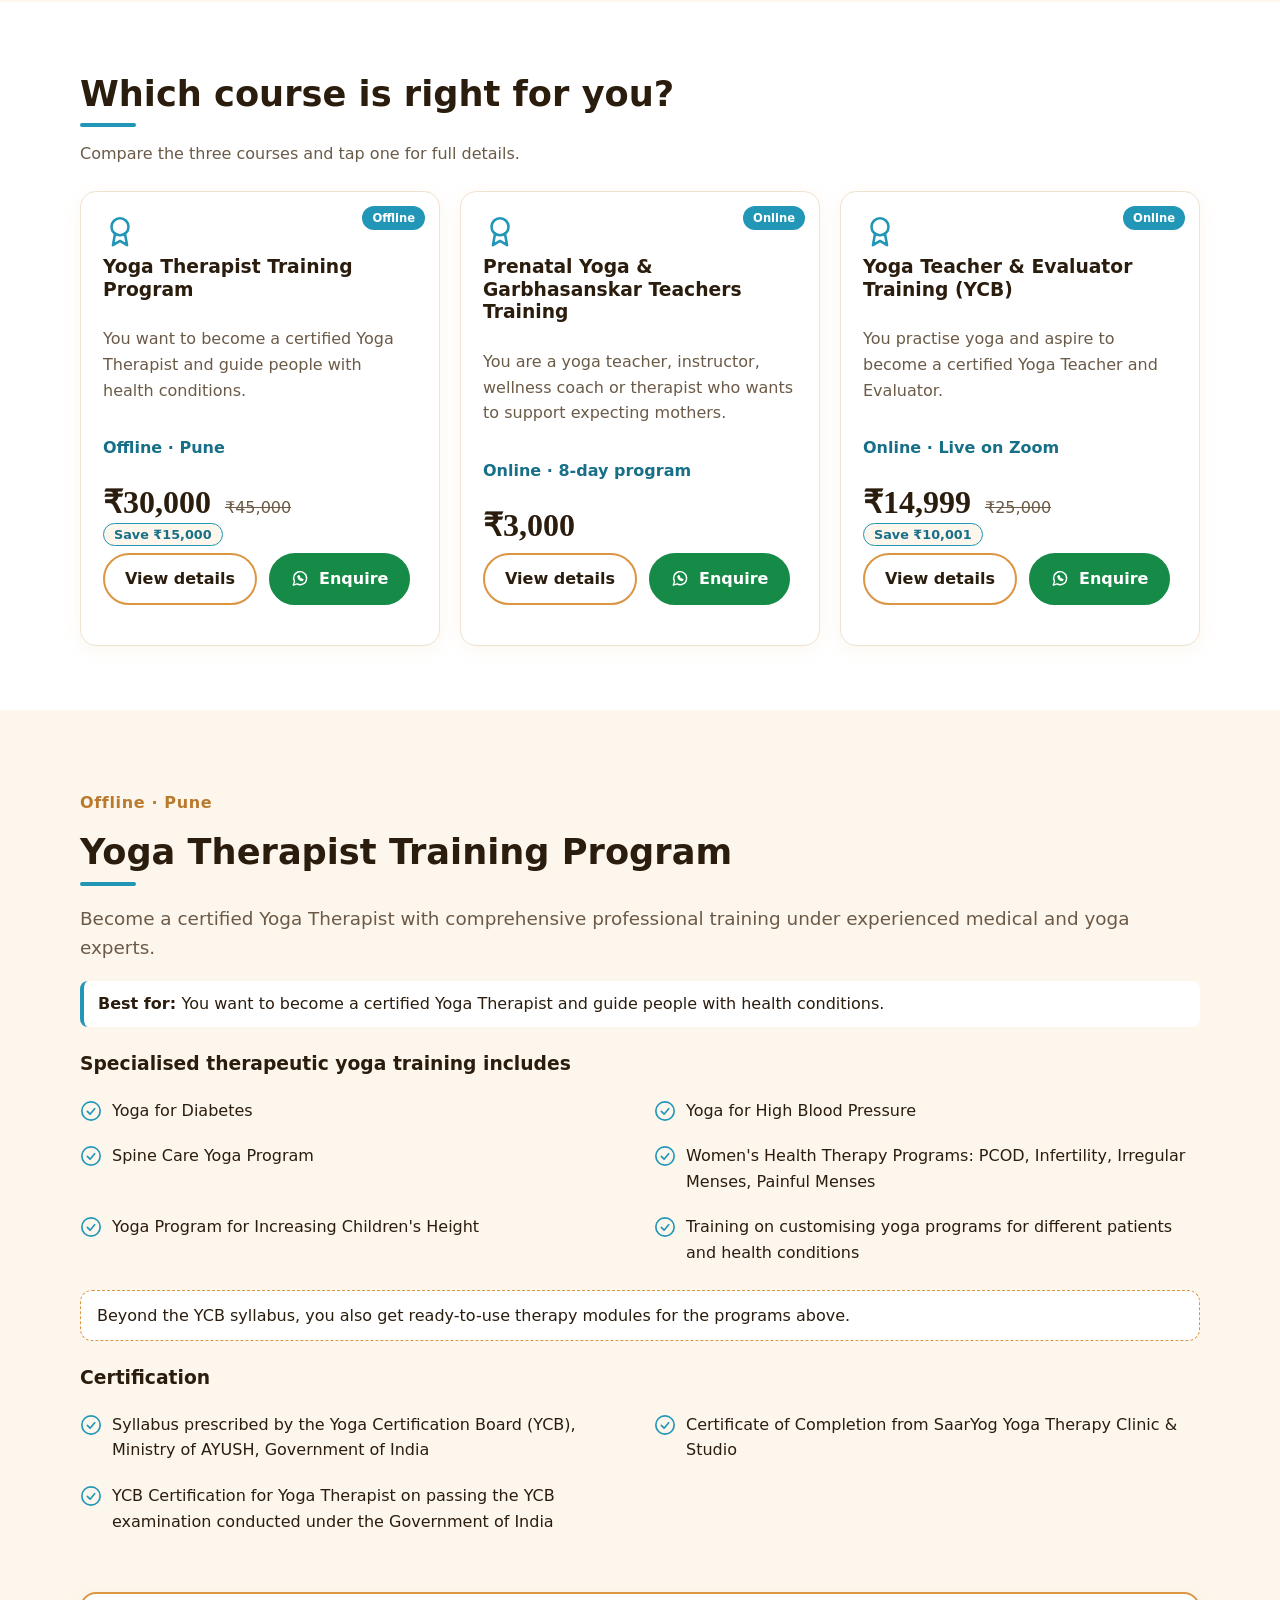
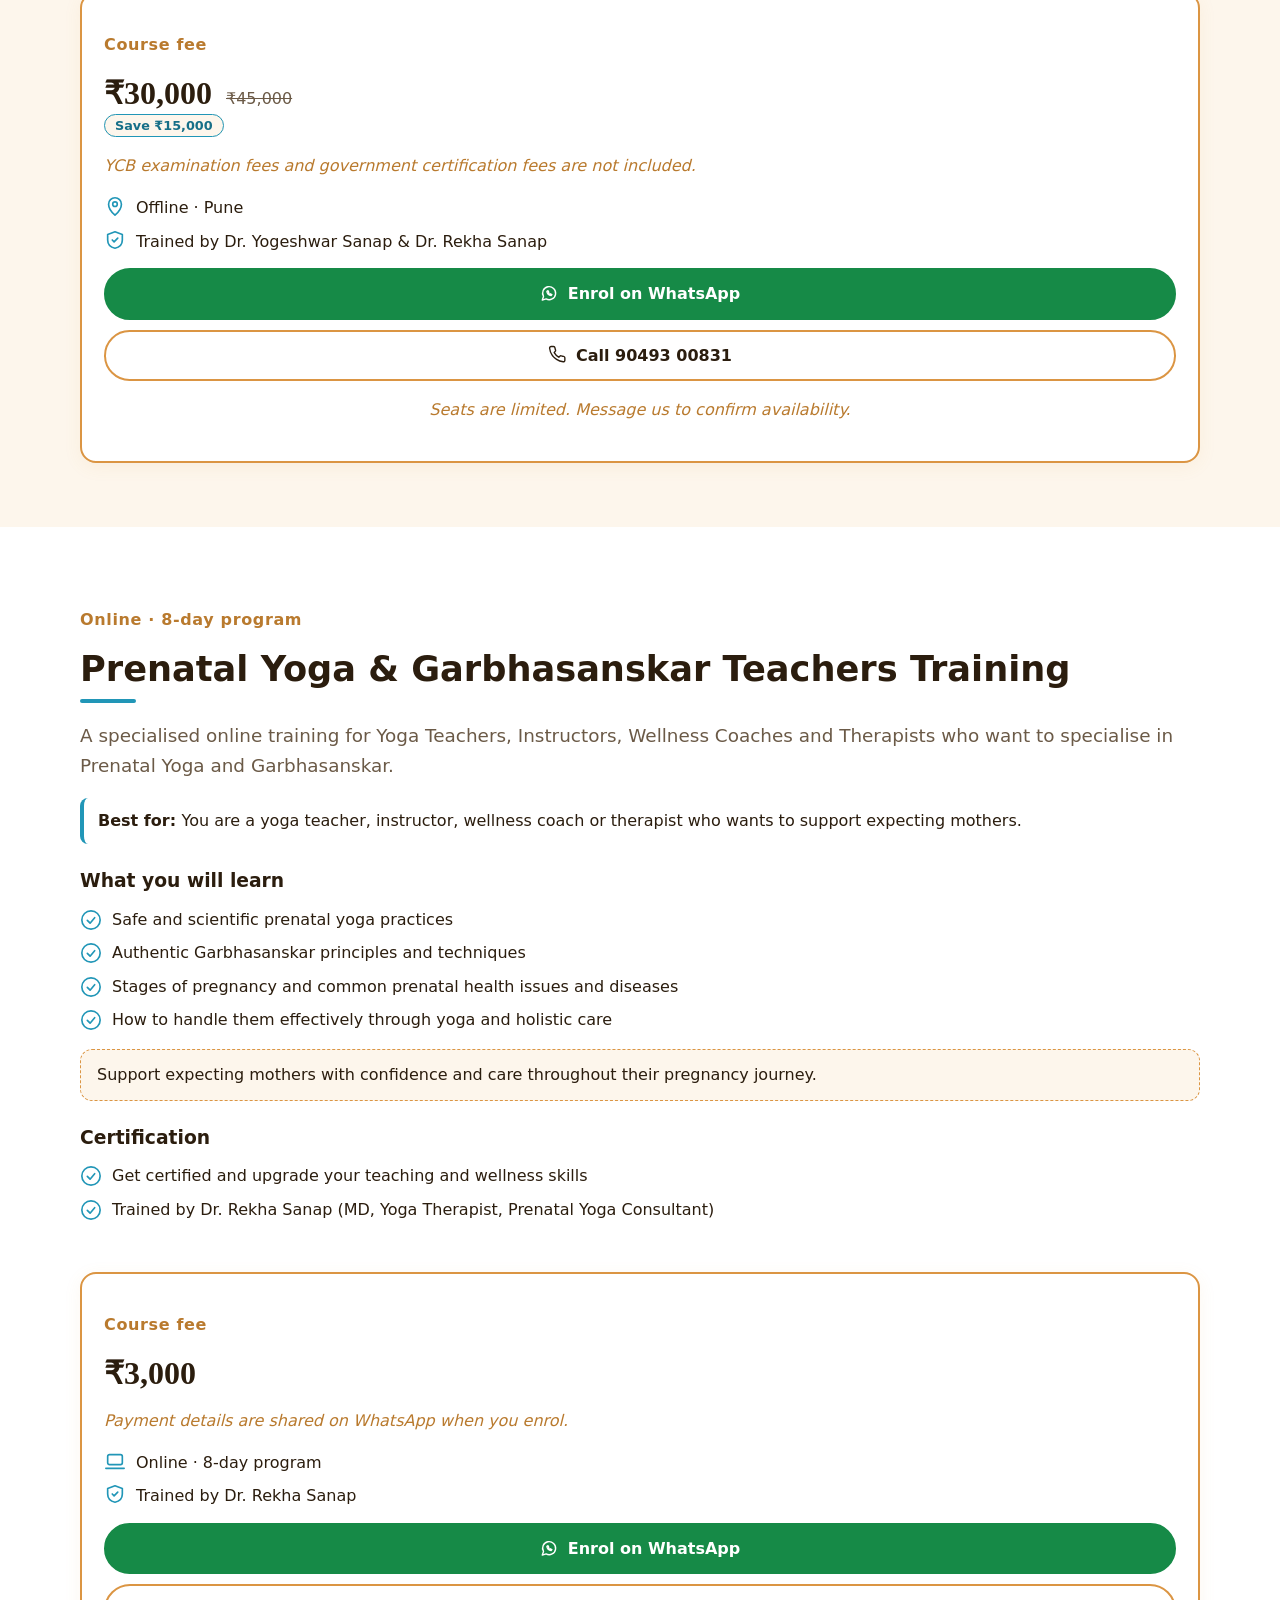
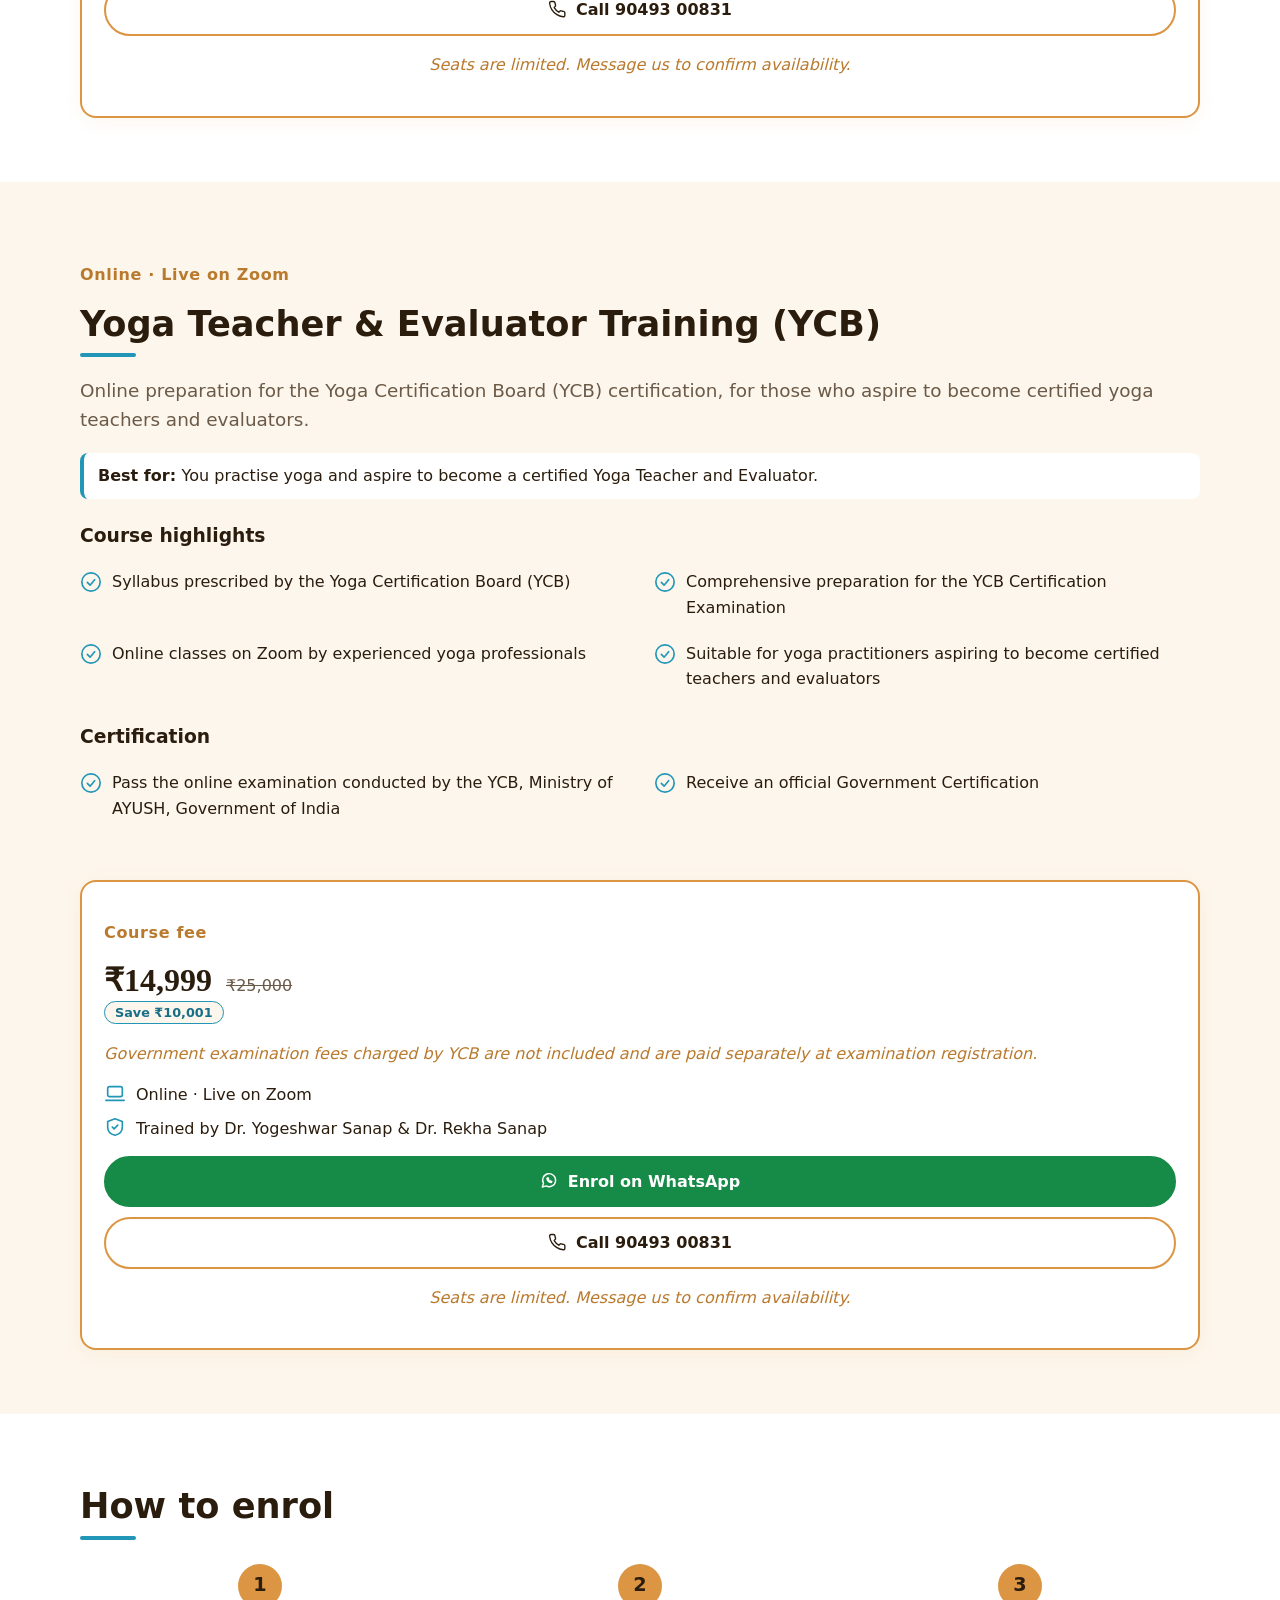
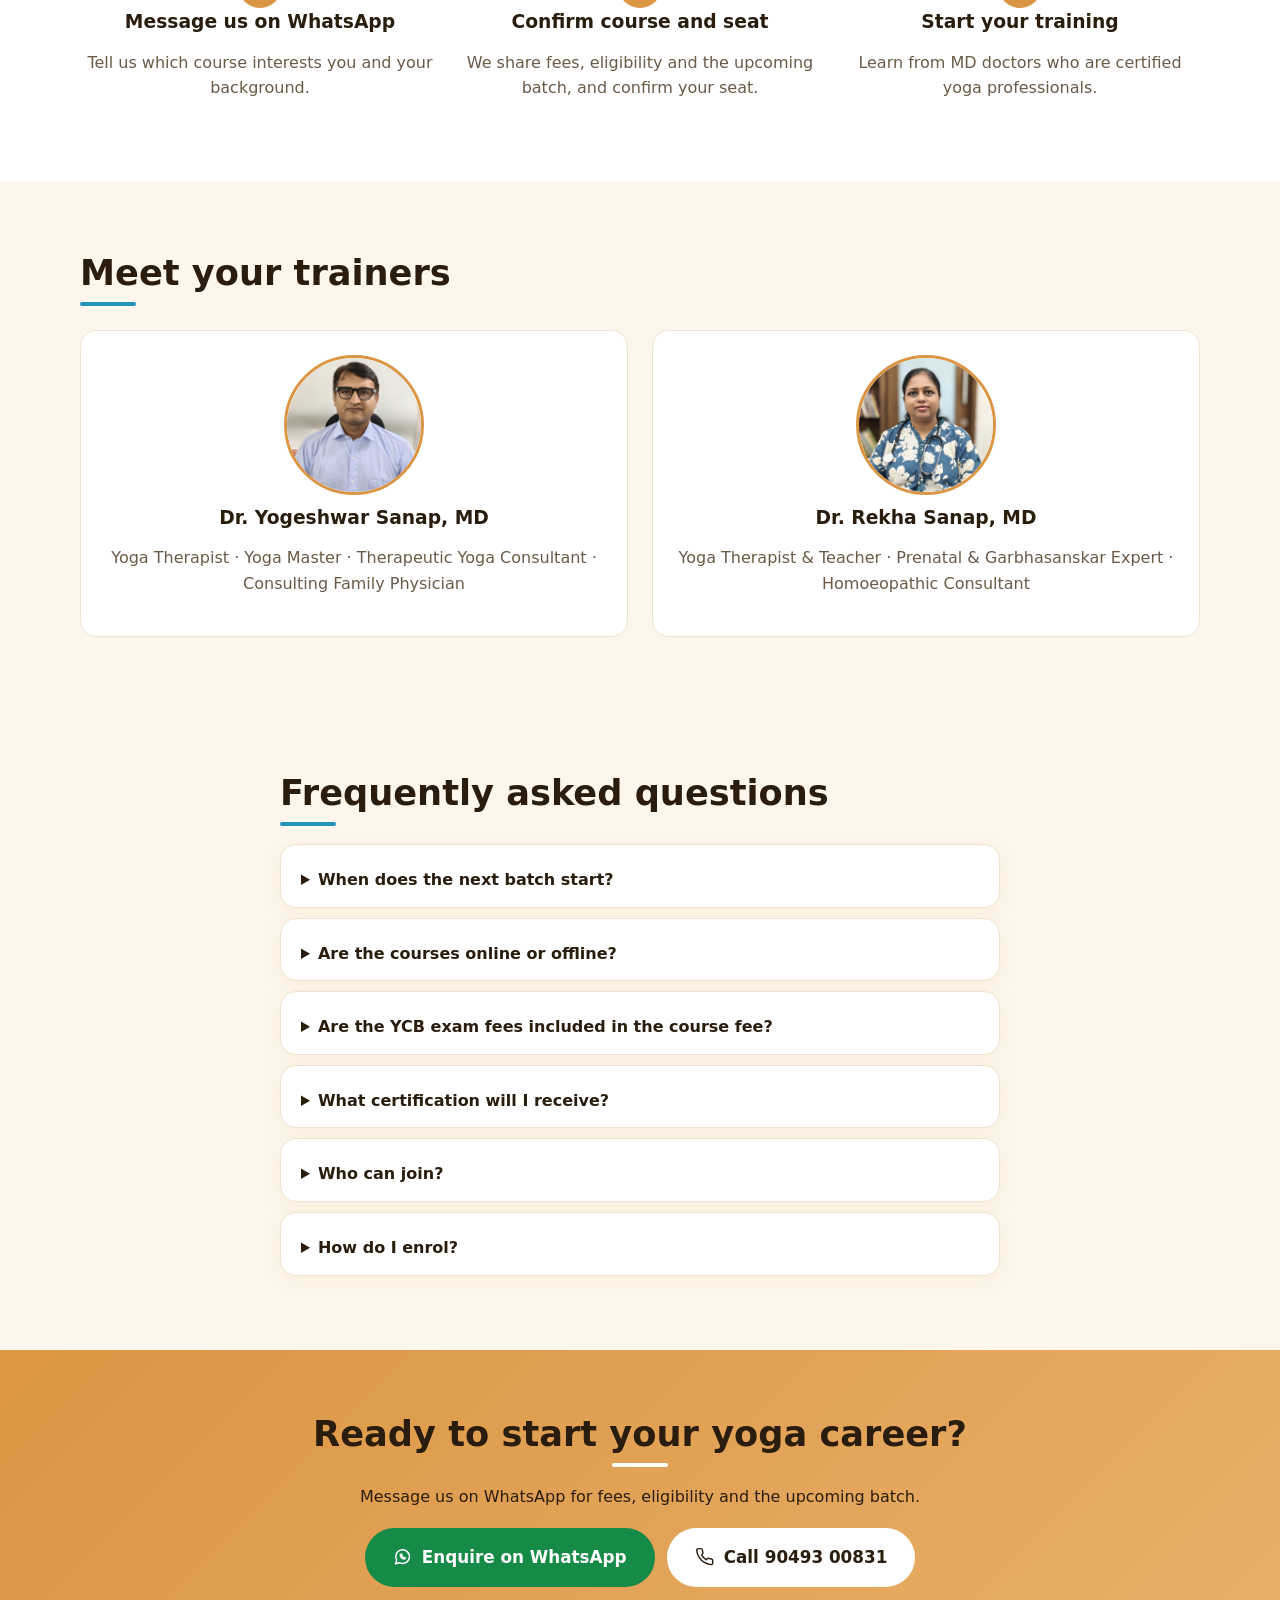
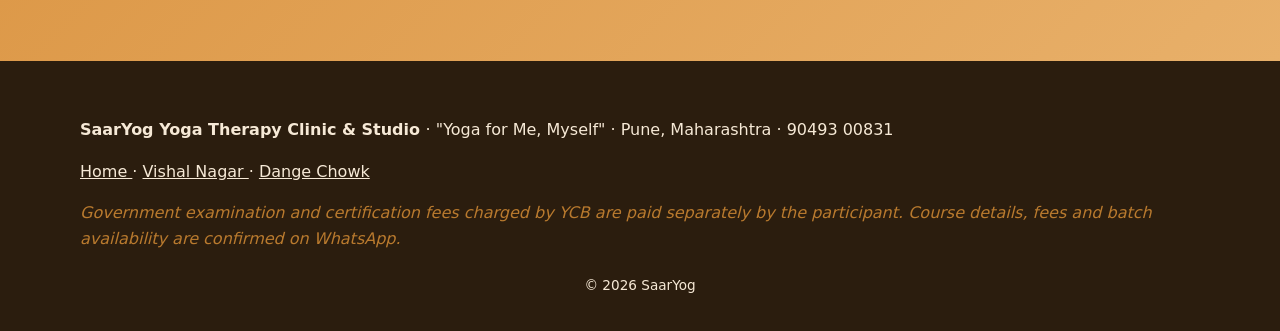
<file: yoga-teacher-training-courses.html>
<!DOCTYPE html>
<html lang="en-IN">
 <head>
  <!-- PAGE METADATA, SEO, SOCIAL SHARING & STRUCTURED DATA -->
  <meta charset="utf-8"/>
  <meta content="width=device-width,initial-scale=1" name="viewport"/>
  <title>
   Yoga Teacher &amp; Yoga Therapist Training Courses in Pune (YCB) | SaarYog
  </title>
  <meta content="Become a certified Yoga Therapist, Prenatal Yoga &amp; Garbhasanskar Teacher or YCB Yoga Teacher &amp; Evaluator. Training by MD doctors, Pune. WhatsApp 90493 00831." name="description"/>
  <link href="https://YOUR-DOMAIN.com/yoga-teacher-training-courses.html" rel="canonical"/>
  <meta content="index,follow,max-image-preview:large" name="robots"/>
  <meta content="#DB9543" name="theme-color"/>
  <meta content="website" property="og:type"/>
  <meta content="Yoga Teacher &amp; Yoga Therapist Training Courses in Pune (YCB) | SaarYog" property="og:title"/>
  <meta content="Become a certified Yoga Therapist, Prenatal Yoga &amp; Garbhasanskar Teacher or YCB Yoga Teacher &amp; Evaluator. Training by MD doctors, Pune. WhatsApp 90493 00831." property="og:description"/>
  <meta content="https://YOUR-DOMAIN.com/yoga-teacher-training-courses.html" property="og:url"/>
  <meta content="https://YOUR-DOMAIN.com/assets/landing/training-hero.jpg" property="og:image"/>
  <meta content="en_IN" property="og:locale"/>
  <meta content="summary_large_image" name="twitter:card"/>
  <link href="assets/img/saaryog-logo.jpeg" rel="icon"/>
  <link href="assets/style.css" rel="stylesheet"/>
  <link href="assets/landing.css" rel="stylesheet"/>
  <link href="assets/training.css" rel="stylesheet"/>
  <script type="application/ld+json">
   {
    "@context": "https://schema.org",
    "@graph": [
        {
            "@type": "Course",
            "name": "Yoga Therapist Training Program",
            "description": "Become a certified Yoga Therapist with comprehensive professional training under experienced medical and yoga experts.",
            "provider": {
                "@type": "Organization",
                "name": "SaarYog Yoga Therapy Clinic & Studio",
                "url": "https://YOUR-DOMAIN.com/",
                "telephone": "+919049300831"
            },
            "offers": {
                "@type": "Offer",
                "price": "30000",
                "priceCurrency": "INR",
                "url": "https://YOUR-DOMAIN.com/yoga-teacher-training-courses.html#therapist"
            },
            "hasCourseInstance": {
                "@type": "CourseInstance",
                "courseMode": "Onsite"
            }
        },
        {
            "@type": "Course",
            "name": "Prenatal Yoga & Garbhasanskar Teachers Training",
            "description": "A specialised online training for Yoga Teachers, Instructors, Wellness Coaches and Therapists who want to specialise in Prenatal Yoga and Garbhasanskar.",
            "provider": {
                "@type": "Organization",
                "name": "SaarYog Yoga Therapy Clinic & Studio",
                "url": "https://YOUR-DOMAIN.com/",
                "telephone": "+919049300831"
            },
            "offers": {
                "@type": "Offer",
                "price": "3000",
                "priceCurrency": "INR",
                "url": "https://YOUR-DOMAIN.com/yoga-teacher-training-courses.html#prenatal"
            },
            "hasCourseInstance": {
                "@type": "CourseInstance",
                "courseMode": "Online"
            }
        },
        {
            "@type": "Course",
            "name": "Yoga Teacher & Evaluator Training (YCB)",
            "description": "Online preparation for the Yoga Certification Board (YCB) certification, for those who aspire to become certified yoga teachers and evaluators.",
            "provider": {
                "@type": "Organization",
                "name": "SaarYog Yoga Therapy Clinic & Studio",
                "url": "https://YOUR-DOMAIN.com/",
                "telephone": "+919049300831"
            },
            "offers": {
                "@type": "Offer",
                "price": "14999",
                "priceCurrency": "INR",
                "url": "https://YOUR-DOMAIN.com/yoga-teacher-training-courses.html#evaluator"
            },
            "hasCourseInstance": {
                "@type": "CourseInstance",
                "courseMode": "Online"
            }
        },
        {
            "@type": "FAQPage",
            "mainEntity": [
                {
                    "@type": "Question",
                    "name": "When does the next batch start?",
                    "acceptedAnswer": {
                        "@type": "Answer",
                        "text": "Message us on WhatsApp and we will share the upcoming batch details with you."
                    }
                },
                {
                    "@type": "Question",
                    "name": "Are the courses online or offline?",
                    "acceptedAnswer": {
                        "@type": "Answer",
                        "text": "The Yoga Therapist Training is offline in Pune. The Prenatal Yoga & Garbhasanskar Teachers Training and the Yoga Teacher & Evaluator Training are online."
                    }
                },
                {
                    "@type": "Question",
                    "name": "Are the YCB exam fees included in the course fee?",
                    "acceptedAnswer": {
                        "@type": "Answer",
                        "text": "No. Government examination and certification fees charged by YCB are paid separately by the participant."
                    }
                },
                {
                    "@type": "Question",
                    "name": "What certification will I receive?",
                    "acceptedAnswer": {
                        "@type": "Answer",
                        "text": "Yoga Therapist: a SaarYog Certificate of Completion and YCB certification on passing the YCB exam. Teacher & Evaluator: government certification on passing the YCB online exam. Prenatal & Garbhasanskar: certification on completion."
                    }
                },
                {
                    "@type": "Question",
                    "name": "Who can join?",
                    "acceptedAnswer": {
                        "@type": "Answer",
                        "text": "Each course page above lists who it suits. If you are unsure, message us your background and we will guide you to the right course."
                    }
                },
                {
                    "@type": "Question",
                    "name": "How do I enrol?",
                    "acceptedAnswer": {
                        "@type": "Answer",
                        "text": "Message us on WhatsApp or call 90493 00831. We will confirm the course, fees and seat availability."
                    }
                }
            ]
        }
    ]
}
  </script>
 </head>
 <body class="landing">
  <!-- SITE HEADER / NAVIGATION -->
  <header class="site-header">
   <div class="wrap bar">
    <a aria-label="SaarYog" class="logo" href="index.html">
     <img alt="SaarYog logo" class="logo-img" height="44" src="assets/img/saaryog-logo.jpeg" width="44"/>
     <span>
      Saar<b>Yog
      </b>
     </span>
    </a>
    <div class="hdr-cta">
     <a class="btn btn-call sm hide-m" data-cta="call" href="tel:+919049300831">
      <svg aria-hidden="true" class="ic" fill="none" stroke="currentColor" stroke-linecap="round" stroke-linejoin="round" stroke-width="1.8" viewbox="0 0 24 24">
       <path d="M22 16.9v3a2 2 0 0 1-2.2 2 19.8 19.8 0 0 1-8.6-3.1 19.5 19.5 0 0 1-6-6A19.8 19.8 0 0 1 2.1 4.2 2 2 0 0 1 4.1 2h3a2 2 0 0 1 2 1.7c.1 1 .4 1.9.7 2.8a2 2 0 0 1-.5 2.1L8.1 9.9a16 16 0 0 0 6 6l1.3-1.3a2 2 0 0 1 2.1-.4c.9.3 1.8.6 2.8.7a2 2 0 0 1 1.7 2z">
       </path>
      </svg>
      Call 90493 00831
     </a>
     <a class="btn btn-wa-main sm" data-cta="whatsapp-header" href="https://wa.me/919049300831?text=Hi%20SaarYog%2C%20I%20want%20details%20about%20your%20yoga%20teacher%20and%20therapist%20training%20courses." rel="noopener" target="_blank">
      <svg aria-hidden="true" class="ic" fill="none" stroke="currentColor" stroke-linecap="round" stroke-linejoin="round" stroke-width="1.8" viewbox="0 0 24 24">
       <path d="M3 21l1.6-4.7A8.5 8.5 0 1 1 8 19.5z">
       </path>
       <path d="M9 9.5c0 3 2.5 5.5 5.5 5.5l1-1.2-2-1-.8.7c-.8-.4-1.5-1.1-1.9-1.9l.7-.8-1-2z">
       </path>
      </svg>
      WhatsApp Now
     </a>
    </div>
   </div>
  </header>
  <!-- MAIN PAGE CONTENT -->
  <main>
   <section class="hero lp-hero">
    <div class="wrap split">
     <div>
      <p class="eyebrow">
       Yoga Teacher &amp; Therapist Training &middot; SaarYog
      </p>
      <h1>
       Become a Certified Yoga Teacher or Yoga Therapist
      </h1>
      <p class="lead">
       Professional yoga training in Pune by MD doctors, with the syllabus prescribed by the Yoga Certification Board (YCB), Ministry of AYUSH, Government of India.
      </p>
      <ul class="ticks tight">
       <li>
        <svg aria-hidden="true" class="ic" fill="none" stroke="currentColor" stroke-linecap="round" stroke-linejoin="round" stroke-width="1.8" viewbox="0 0 24 24">
         <circle cx="12" cy="12" r="10">
         </circle>
         <path d="M8 12.5l3 3 5-6">
         </path>
        </svg>
        <span>
         Three career-focused courses to choose from
        </span>
       </li>
       <li>
        <svg aria-hidden="true" class="ic" fill="none" stroke="currentColor" stroke-linecap="round" stroke-linejoin="round" stroke-width="1.8" viewbox="0 0 24 24">
         <circle cx="12" cy="12" r="10">
         </circle>
         <path d="M8 12.5l3 3 5-6">
         </path>
        </svg>
        <span>
         Online and offline options
        </span>
       </li>
       <li>
        <svg aria-hidden="true" class="ic" fill="none" stroke="currentColor" stroke-linecap="round" stroke-linejoin="round" stroke-width="1.8" viewbox="0 0 24 24">
         <circle cx="12" cy="12" r="10">
         </circle>
         <path d="M8 12.5l3 3 5-6">
         </path>
        </svg>
        <span>
         Pathway to YCB government certification
        </span>
       </li>
      </ul>
      <p class="from">
       Courses from ₹3,000
      </p>
      <div class="row">
       <a class="btn btn-wa-main lg" data-cta="whatsapp-hero" href="https://wa.me/919049300831?text=Hi%20SaarYog%2C%20I%20want%20details%20about%20your%20yoga%20teacher%20and%20therapist%20training%20courses." rel="noopener" target="_blank">
        <svg aria-hidden="true" class="ic" fill="none" stroke="currentColor" stroke-linecap="round" stroke-linejoin="round" stroke-width="1.8" viewbox="0 0 24 24">
         <path d="M3 21l1.6-4.7A8.5 8.5 0 1 1 8 19.5z">
         </path>
         <path d="M9 9.5c0 3 2.5 5.5 5.5 5.5l1-1.2-2-1-.8.7c-.8-.4-1.5-1.1-1.9-1.9l.7-.8-1-2z">
         </path>
        </svg>
        Get Course Details on WhatsApp
       </a>
       <a class="btn btn-call lg" data-cta="call" href="tel:+919049300831">
        <svg aria-hidden="true" class="ic" fill="none" stroke="currentColor" stroke-linecap="round" stroke-linejoin="round" stroke-width="1.8" viewbox="0 0 24 24">
         <path d="M22 16.9v3a2 2 0 0 1-2.2 2 19.8 19.8 0 0 1-8.6-3.1 19.5 19.5 0 0 1-6-6A19.8 19.8 0 0 1 2.1 4.2 2 2 0 0 1 4.1 2h3a2 2 0 0 1 2 1.7c.1 1 .4 1.9.7 2.8a2 2 0 0 1-.5 2.1L8.1 9.9a16 16 0 0 0 6 6l1.3-1.3a2 2 0 0 1 2.1-.4c.9.3 1.8.6 2.8.7a2 2 0 0 1 1.7 2z">
         </path>
        </svg>
        Call 90493 00831
       </a>
      </div>
      <p class="small">
       SaarYog Yoga Therapy Clinic &amp; Studio, Pune
      </p>
     </div>
     <div>
      <img alt="Yoga teacher training at SaarYog, Pune" class="lp-img" fetchpriority="high" height="320" src="assets/img/online/Teachers-training-program.webp" width="320"/>
     </div>
    </div>
   </section>
   <section class="trust">
    <div class="wrap">
     <div>
      <svg aria-hidden="true" class="ic" fill="none" stroke="currentColor" stroke-linecap="round" stroke-linejoin="round" stroke-width="1.8" viewbox="0 0 24 24">
       <path d="M12 3l8 3v6c0 5-3.5 8-8 9-4.5-1-8-4-8-9V6z">
       </path>
       <path d="M9 12l2 2 4-4">
       </path>
      </svg>
      <span>
       YCB syllabus &middot; Ministry of AYUSH
      </span>
     </div>
     <div>
      <svg aria-hidden="true" class="ic" fill="none" stroke="currentColor" stroke-linecap="round" stroke-linejoin="round" stroke-width="1.8" viewbox="0 0 24 24">
       <circle cx="12" cy="9" r="6">
       </circle>
       <path d="M8.5 14L7 22l5-3 5 3-1.5-8">
       </path>
      </svg>
      <span>
       Trained by MD doctors
      </span>
     </div>
     <div>
      <svg aria-hidden="true" class="ic" fill="none" stroke="currentColor" stroke-linecap="round" stroke-linejoin="round" stroke-width="1.8" viewbox="0 0 24 24">
       <rect height="11" rx="2" width="16" x="4" y="5">
       </rect>
       <path d="M2 20h20">
       </path>
      </svg>
      <span>
       Online and offline courses
      </span>
     </div>
    </div>
   </section>

   <!-- 09. STUDENT TESTIMONIALS -->
   <section class="sec alt" id="parent-reviews">
    <div class="wrap">
     <h2>
      What Our Students Say
     </h2>
     <p class="sub">
      Real messages from SaarYog students. Tap a screenshot to enlarge it.
     </p>
     <p class="swipe-hint">
      Swipe to see more &rarr;
     </p>
     <div class="shots">
      <a class="shot" data-lb="" href="assets/img/online/training-review-1.jpeg">
       <img alt="Student testimonial screenshot 1 for SaarYog yoga training" height="730" loading="lazy" src="assets/img/online/training-review-1.jpeg" width="1250"/>
      </a>
      <a class="shot" data-lb="" href="assets/landing/training-review-2.jpg">
       <img alt="Student testimonial screenshot 2 for SaarYog yoga training" height="1500" loading="lazy" src="assets/img/online/training-review-2.jpeg" width="1080"/>
      </a>
      <a class="shot" data-lb="" href="assets/img/online/training-review-3.jpeg">
       <img alt="Student testimonial screenshot 3 for SaarYog yoga training" height="1500" loading="lazy" src="assets/img/online/training-review-3.jpeg" width="1080"/>
      </a>
      <a class="shot" data-lb="" href="assets/img/online/training-review-4.jpeg">
       <img alt="Student testimonial screenshot 4 for SaarYog yoga training" height="1500" loading="lazy" src="assets/img/online/training-review-4.jpeg" width="1080"/>
      </a>
     </div>
    </div>
   </section>
   
   <!-- 03. COURSE OVERVIEW / COMPARISON -->
   <section class="sec">
    <div class="wrap">
     <h2>
      Which course is right for you?
     </h2>
     <p class="sub">
      Compare the three courses and tap one for full details.
     </p>
     <div class="grid g3">
      <article class="card tc">
       <span class="o-badge">
        Offline
       </span>
       <div class="ico">
        <svg aria-hidden="true" class="ic" fill="none" stroke="currentColor" stroke-linecap="round" stroke-linejoin="round" stroke-width="1.8" viewbox="0 0 24 24">
         <circle cx="12" cy="9" r="6">
         </circle>
         <path d="M8.5 14L7 22l5-3 5 3-1.5-8">
         </path>
        </svg>
       </div>
       <h3>
        Yoga Therapist Training Program
       </h3>
       <p class="tagline">
        You want to become a certified Yoga Therapist and guide people with health conditions.
       </p>
       <p class="meta">
        <b>
         Offline &middot; Pune
        </b>
       </p>
       <p class="tp">
        <span class="amt">
         ₹30,000
        </span>
        <s>
         ₹45,000
        </s>
        <br>
        <span class="save">
         Save ₹15,000
        </span>
       </p>
       <div class="row">
        <a class="btn btn-call" href="#therapist">
         View details
        </a>
        <a class="btn btn-wa-main" data-cta="whatsapp-overview-therapist" href="https://wa.me/919049300831?text=Hi%20SaarYog%2C%20I%20want%20details%20about%20the%20Yoga%20Therapist%20Training%20%28fees%2C%20eligibility%20and%20upcoming%20batch%29." rel="noopener" target="_blank">
         <svg aria-hidden="true" class="ic" fill="none" stroke="currentColor" stroke-linecap="round" stroke-linejoin="round" stroke-width="1.8" viewbox="0 0 24 24">
          <path d="M3 21l1.6-4.7A8.5 8.5 0 1 1 8 19.5z">
          </path>
          <path d="M9 9.5c0 3 2.5 5.5 5.5 5.5l1-1.2-2-1-.8.7c-.8-.4-1.5-1.1-1.9-1.9l.7-.8-1-2z">
          </path>
         </svg>
         Enquire
        </a>
       </div>
      </article>
      <article class="card tc">
       <span class="o-badge">
        Online
       </span>
       <div class="ico">
        <svg aria-hidden="true" class="ic" fill="none" stroke="currentColor" stroke-linecap="round" stroke-linejoin="round" stroke-width="1.8" viewbox="0 0 24 24">
         <circle cx="12" cy="9" r="6">
         </circle>
         <path d="M8.5 14L7 22l5-3 5 3-1.5-8">
         </path>
        </svg>
       </div>
       <h3>
        Prenatal Yoga &amp; Garbhasanskar Teachers Training
       </h3>
       <p class="tagline">
        You are a yoga teacher, instructor, wellness coach or therapist who wants to support expecting mothers.
       </p>
       <p class="meta">
        <b>
         Online &middot; 8-day program
        </b>
       </p>
       <p class="tp">
        <span class="amt">
         ₹3,000
        </span>
       </p>
       <div class="row">
        <a class="btn btn-call" href="#prenatal">
         View details
        </a>
        <a class="btn btn-wa-main" data-cta="whatsapp-overview-prenatal" href="https://wa.me/919049300831?text=Hi%20SaarYog%2C%20I%20want%20details%20about%20the%20Prenatal%20Yoga%20%26%20Garbhasanskar%20Teachers%20Training%20%28fees%2C%20eligibility%20and%20upcoming%20batch%29." rel="noopener" target="_blank">
         <svg aria-hidden="true" class="ic" fill="none" stroke="currentColor" stroke-linecap="round" stroke-linejoin="round" stroke-width="1.8" viewbox="0 0 24 24">
          <path d="M3 21l1.6-4.7A8.5 8.5 0 1 1 8 19.5z">
          </path>
          <path d="M9 9.5c0 3 2.5 5.5 5.5 5.5l1-1.2-2-1-.8.7c-.8-.4-1.5-1.1-1.9-1.9l.7-.8-1-2z">
          </path>
         </svg>
         Enquire
        </a>
       </div>
      </article>
      <article class="card tc">
       <span class="o-badge">
        Online
       </span>
       <div class="ico">
        <svg aria-hidden="true" class="ic" fill="none" stroke="currentColor" stroke-linecap="round" stroke-linejoin="round" stroke-width="1.8" viewbox="0 0 24 24">
         <circle cx="12" cy="9" r="6">
         </circle>
         <path d="M8.5 14L7 22l5-3 5 3-1.5-8">
         </path>
        </svg>
       </div>
       <h3>
        Yoga Teacher &amp; Evaluator Training (YCB)
       </h3>
       <p class="tagline">
        You practise yoga and aspire to become a certified Yoga Teacher and Evaluator.
       </p>
       <p class="meta">
        <b>
         Online &middot; Live on Zoom
        </b>
       </p>
       <p class="tp">
        <span class="amt">
         ₹14,999
        </span>
        <s>
         ₹25,000
        </s>
        <br>
        <span class="save">
         Save ₹10,001
        </span>
       </p>
       <div class="row">
        <a class="btn btn-call" href="#evaluator">
         View details
        </a>
        <a class="btn btn-wa-main" data-cta="whatsapp-overview-evaluator" href="https://wa.me/919049300831?text=Hi%20SaarYog%2C%20I%20want%20details%20about%20the%20Yoga%20Teacher%20%26%20Evaluator%20Training%20%28YCB%29%20%28fees%2C%20eligibility%20and%20upcoming%20batch%29." rel="noopener" target="_blank">
         <svg aria-hidden="true" class="ic" fill="none" stroke="currentColor" stroke-linecap="round" stroke-linejoin="round" stroke-width="1.8" viewbox="0 0 24 24">
          <path d="M3 21l1.6-4.7A8.5 8.5 0 1 1 8 19.5z">
          </path>
          <path d="M9 9.5c0 3 2.5 5.5 5.5 5.5l1-1.2-2-1-.8.7c-.8-.4-1.5-1.1-1.9-1.9l.7-.8-1-2z">
          </path>
         </svg>
         Enquire
        </a>
       </div>
      </article>
     </div>
    </div>
   </section>

   <!-- 04. YOGA THERAPIST TRAINING COURSE -->
   <section class="sec alt" id="therapist">
    <div class="wrap course">
     <div class="c-main">
      <p class="eyebrow">
       Offline &middot; Pune
      </p>
      <h2>
       Yoga Therapist Training Program
      </h2>
      <p class="lead">
       Become a certified Yoga Therapist with comprehensive professional training under experienced medical and yoga experts.
      </p>
      <p class="best">
       <b>
        Best for:
       </b>
       You want to become a certified Yoga Therapist and guide people with health conditions.
      </p>
      <h3>
       Specialised therapeutic yoga training includes
      </h3>
      <ul class="ticks">
       <li>
        <svg aria-hidden="true" class="ic" fill="none" stroke="currentColor" stroke-linecap="round" stroke-linejoin="round" stroke-width="1.8" viewbox="0 0 24 24">
         <circle cx="12" cy="12" r="10">
         </circle>
         <path d="M8 12.5l3 3 5-6">
         </path>
        </svg>
        <span>
         Yoga for Diabetes
        </span>
       </li>
       <li>
        <svg aria-hidden="true" class="ic" fill="none" stroke="currentColor" stroke-linecap="round" stroke-linejoin="round" stroke-width="1.8" viewbox="0 0 24 24">
         <circle cx="12" cy="12" r="10">
         </circle>
         <path d="M8 12.5l3 3 5-6">
         </path>
        </svg>
        <span>
         Yoga for High Blood Pressure
        </span>
       </li>
       <li>
        <svg aria-hidden="true" class="ic" fill="none" stroke="currentColor" stroke-linecap="round" stroke-linejoin="round" stroke-width="1.8" viewbox="0 0 24 24">
         <circle cx="12" cy="12" r="10">
         </circle>
         <path d="M8 12.5l3 3 5-6">
         </path>
        </svg>
        <span>
         Spine Care Yoga Program
        </span>
       </li>
       <li>
        <svg aria-hidden="true" class="ic" fill="none" stroke="currentColor" stroke-linecap="round" stroke-linejoin="round" stroke-width="1.8" viewbox="0 0 24 24">
         <circle cx="12" cy="12" r="10">
         </circle>
         <path d="M8 12.5l3 3 5-6">
         </path>
        </svg>
        <span>
         Women's Health Therapy Programs: PCOD, Infertility, Irregular Menses, Painful Menses
        </span>
       </li>
       <li>
        <svg aria-hidden="true" class="ic" fill="none" stroke="currentColor" stroke-linecap="round" stroke-linejoin="round" stroke-width="1.8" viewbox="0 0 24 24">
         <circle cx="12" cy="12" r="10">
         </circle>
         <path d="M8 12.5l3 3 5-6">
         </path>
        </svg>
        <span>
         Yoga Program for Increasing Children's Height
        </span>
       </li>
       <li>
        <svg aria-hidden="true" class="ic" fill="none" stroke="currentColor" stroke-linecap="round" stroke-linejoin="round" stroke-width="1.8" viewbox="0 0 24 24">
         <circle cx="12" cy="12" r="10">
         </circle>
         <path d="M8 12.5l3 3 5-6">
         </path>
        </svg>
        <span>
         Training on customising yoga programs for different patients and health conditions
        </span>
       </li>
      </ul>
      <p class="extra">
       Beyond the YCB syllabus, you also get ready-to-use therapy modules for the programs above.
      </p>
      <h3>
       Certification
      </h3>
      <ul class="ticks">
       <li>
        <svg aria-hidden="true" class="ic" fill="none" stroke="currentColor" stroke-linecap="round" stroke-linejoin="round" stroke-width="1.8" viewbox="0 0 24 24">
         <circle cx="12" cy="12" r="10">
         </circle>
         <path d="M8 12.5l3 3 5-6">
         </path>
        </svg>
        <span>
         Syllabus prescribed by the Yoga Certification Board (YCB), Ministry of AYUSH, Government of India
        </span>
       </li>
       <li>
        <svg aria-hidden="true" class="ic" fill="none" stroke="currentColor" stroke-linecap="round" stroke-linejoin="round" stroke-width="1.8" viewbox="0 0 24 24">
         <circle cx="12" cy="12" r="10">
         </circle>
         <path d="M8 12.5l3 3 5-6">
         </path>
        </svg>
        <span>
         Certificate of Completion from SaarYog Yoga Therapy Clinic &amp; Studio
        </span>
       </li>
       <li>
        <svg aria-hidden="true" class="ic" fill="none" stroke="currentColor" stroke-linecap="round" stroke-linejoin="round" stroke-width="1.8" viewbox="0 0 24 24">
         <circle cx="12" cy="12" r="10">
         </circle>
         <path d="M8 12.5l3 3 5-6">
         </path>
        </svg>
        <span>
         YCB Certification for Yoga Therapist on passing the YCB examination conducted under the Government of India
        </span>
       </li>
      </ul>
     </div>
     <aside class="c-side card">
      <p class="eyebrow">
       Course fee
      </p>
      <p class="tp">
       <span class="amt">
        ₹30,000
       </span>
       <s>
        ₹45,000
       </s>
       <br>
       <span class="save">
        Save ₹15,000
       </span>
      </p>
      <p class="small">
       YCB examination fees and government certification fees are not included.
      </p>
      <ul class="facts">
       <li>
        <svg aria-hidden="true" class="ic" fill="none" stroke="currentColor" stroke-linecap="round" stroke-linejoin="round" stroke-width="1.8" viewbox="0 0 24 24">
         <path d="M12 22s7-6.1 7-12a7 7 0 0 0-14 0c0 5.9 7 12 7 12z">
         </path>
         <circle cx="12" cy="10" r="2.5">
         </circle>
        </svg>
        <span>
         Offline &middot; Pune
        </span>
       </li>
       <li>
        <svg aria-hidden="true" class="ic" fill="none" stroke="currentColor" stroke-linecap="round" stroke-linejoin="round" stroke-width="1.8" viewbox="0 0 24 24">
         <path d="M12 3l8 3v6c0 5-3.5 8-8 9-4.5-1-8-4-8-9V6z">
         </path>
         <path d="M9 12l2 2 4-4">
         </path>
        </svg>
        <span>
         Trained by Dr. Yogeshwar Sanap &amp; Dr. Rekha Sanap
        </span>
       </li>
      </ul>
      <a class="btn btn-wa-main full" data-cta="whatsapp-course-therapist" href="https://wa.me/919049300831?text=Hi%20SaarYog%2C%20I%20want%20details%20about%20the%20Yoga%20Therapist%20Training%20%28fees%2C%20eligibility%20and%20upcoming%20batch%29." rel="noopener" target="_blank">
       <svg aria-hidden="true" class="ic" fill="none" stroke="currentColor" stroke-linecap="round" stroke-linejoin="round" stroke-width="1.8" viewbox="0 0 24 24">
        <path d="M3 21l1.6-4.7A8.5 8.5 0 1 1 8 19.5z">
        </path>
        <path d="M9 9.5c0 3 2.5 5.5 5.5 5.5l1-1.2-2-1-.8.7c-.8-.4-1.5-1.1-1.9-1.9l.7-.8-1-2z">
        </path>
       </svg>
       Enrol on WhatsApp
      </a>
      <a class="btn btn-call full" data-cta="call" href="tel:+919049300831">
       <svg aria-hidden="true" class="ic" fill="none" stroke="currentColor" stroke-linecap="round" stroke-linejoin="round" stroke-width="1.8" viewbox="0 0 24 24">
        <path d="M22 16.9v3a2 2 0 0 1-2.2 2 19.8 19.8 0 0 1-8.6-3.1 19.5 19.5 0 0 1-6-6A19.8 19.8 0 0 1 2.1 4.2 2 2 0 0 1 4.1 2h3a2 2 0 0 1 2 1.7c.1 1 .4 1.9.7 2.8a2 2 0 0 1-.5 2.1L8.1 9.9a16 16 0 0 0 6 6l1.3-1.3a2 2 0 0 1 2.1-.4c.9.3 1.8.6 2.8.7a2 2 0 0 1 1.7 2z">
        </path>
       </svg>
       Call 90493 00831
      </a>
      <p class="small center">
       Seats are limited. Message us to confirm availability.
      </p>
     </aside>
    </div>
   </section>
   <!-- 05. PRENATAL YOGA & GARBHASANSKAR TRAINING COURSE -->
   <section class="sec" id="prenatal">
    <div class="wrap course">
     <div class="c-main">
      <p class="eyebrow">
       Online &middot; 8-day program
      </p>
      <h2>
       Prenatal Yoga &amp; Garbhasanskar Teachers Training
      </h2>
      <p class="lead">
       A specialised online training for Yoga Teachers, Instructors, Wellness Coaches and Therapists who want to specialise in Prenatal Yoga and Garbhasanskar.
      </p>
      <p class="best">
       <b>
        Best for:
       </b>
       You are a yoga teacher, instructor, wellness coach or therapist who wants to support expecting mothers.
      </p>
      <h3>
       What you will learn
      </h3>
      <ul class="ticks">
       <li>
        <svg aria-hidden="true" class="ic" fill="none" stroke="currentColor" stroke-linecap="round" stroke-linejoin="round" stroke-width="1.8" viewbox="0 0 24 24">
         <circle cx="12" cy="12" r="10">
         </circle>
         <path d="M8 12.5l3 3 5-6">
         </path>
        </svg>
        <span>
         Safe and scientific prenatal yoga practices
        </span>
       </li>
       <li>
        <svg aria-hidden="true" class="ic" fill="none" stroke="currentColor" stroke-linecap="round" stroke-linejoin="round" stroke-width="1.8" viewbox="0 0 24 24">
         <circle cx="12" cy="12" r="10">
         </circle>
         <path d="M8 12.5l3 3 5-6">
         </path>
        </svg>
        <span>
         Authentic Garbhasanskar principles and techniques
        </span>
       </li>
       <li>
        <svg aria-hidden="true" class="ic" fill="none" stroke="currentColor" stroke-linecap="round" stroke-linejoin="round" stroke-width="1.8" viewbox="0 0 24 24">
         <circle cx="12" cy="12" r="10">
         </circle>
         <path d="M8 12.5l3 3 5-6">
         </path>
        </svg>
        <span>
         Stages of pregnancy and common prenatal health issues and diseases
        </span>
       </li>
       <li>
        <svg aria-hidden="true" class="ic" fill="none" stroke="currentColor" stroke-linecap="round" stroke-linejoin="round" stroke-width="1.8" viewbox="0 0 24 24">
         <circle cx="12" cy="12" r="10">
         </circle>
         <path d="M8 12.5l3 3 5-6">
         </path>
        </svg>
        <span>
         How to handle them effectively through yoga and holistic care
        </span>
       </li>
      </ul>
      <p class="extra">
       Support expecting mothers with confidence and care throughout their pregnancy journey.
      </p>
      <h3>
       Certification
      </h3>
      <ul class="ticks">
       <li>
        <svg aria-hidden="true" class="ic" fill="none" stroke="currentColor" stroke-linecap="round" stroke-linejoin="round" stroke-width="1.8" viewbox="0 0 24 24">
         <circle cx="12" cy="12" r="10">
         </circle>
         <path d="M8 12.5l3 3 5-6">
         </path>
        </svg>
        <span>
         Get certified and upgrade your teaching and wellness skills
        </span>
       </li>
       <li>
        <svg aria-hidden="true" class="ic" fill="none" stroke="currentColor" stroke-linecap="round" stroke-linejoin="round" stroke-width="1.8" viewbox="0 0 24 24">
         <circle cx="12" cy="12" r="10">
         </circle>
         <path d="M8 12.5l3 3 5-6">
         </path>
        </svg>
        <span>
         Trained by Dr. Rekha Sanap (MD, Yoga Therapist, Prenatal Yoga Consultant)
        </span>
       </li>
      </ul>
     </div>
     <aside class="c-side card">
      <p class="eyebrow">
       Course fee
      </p>
      <p class="tp">
       <span class="amt">
        ₹3,000
       </span>
      </p>
      <p class="small">
       Payment details are shared on WhatsApp when you enrol.
      </p>
      <ul class="facts">
       <li>
        <svg aria-hidden="true" class="ic" fill="none" stroke="currentColor" stroke-linecap="round" stroke-linejoin="round" stroke-width="1.8" viewbox="0 0 24 24">
         <rect height="11" rx="2" width="16" x="4" y="5">
         </rect>
         <path d="M2 20h20">
         </path>
        </svg>
        <span>
         Online &middot; 8-day program
        </span>
       </li>
       <li>
        <svg aria-hidden="true" class="ic" fill="none" stroke="currentColor" stroke-linecap="round" stroke-linejoin="round" stroke-width="1.8" viewbox="0 0 24 24">
         <path d="M12 3l8 3v6c0 5-3.5 8-8 9-4.5-1-8-4-8-9V6z">
         </path>
         <path d="M9 12l2 2 4-4">
         </path>
        </svg>
        <span>
         Trained by Dr. Rekha Sanap
        </span>
       </li>
      </ul>
      <a class="btn btn-wa-main full" data-cta="whatsapp-course-prenatal" href="https://wa.me/919049300831?text=Hi%20SaarYog%2C%20I%20want%20details%20about%20the%20Prenatal%20Yoga%20%26%20Garbhasanskar%20Teachers%20Training%20%28fees%2C%20eligibility%20and%20upcoming%20batch%29." rel="noopener" target="_blank">
       <svg aria-hidden="true" class="ic" fill="none" stroke="currentColor" stroke-linecap="round" stroke-linejoin="round" stroke-width="1.8" viewbox="0 0 24 24">
        <path d="M3 21l1.6-4.7A8.5 8.5 0 1 1 8 19.5z">
        </path>
        <path d="M9 9.5c0 3 2.5 5.5 5.5 5.5l1-1.2-2-1-.8.7c-.8-.4-1.5-1.1-1.9-1.9l.7-.8-1-2z">
        </path>
       </svg>
       Enrol on WhatsApp
      </a>
      <a class="btn btn-call full" data-cta="call" href="tel:+919049300831">
       <svg aria-hidden="true" class="ic" fill="none" stroke="currentColor" stroke-linecap="round" stroke-linejoin="round" stroke-width="1.8" viewbox="0 0 24 24">
        <path d="M22 16.9v3a2 2 0 0 1-2.2 2 19.8 19.8 0 0 1-8.6-3.1 19.5 19.5 0 0 1-6-6A19.8 19.8 0 0 1 2.1 4.2 2 2 0 0 1 4.1 2h3a2 2 0 0 1 2 1.7c.1 1 .4 1.9.7 2.8a2 2 0 0 1-.5 2.1L8.1 9.9a16 16 0 0 0 6 6l1.3-1.3a2 2 0 0 1 2.1-.4c.9.3 1.8.6 2.8.7a2 2 0 0 1 1.7 2z">
        </path>
       </svg>
       Call 90493 00831
      </a>
      <p class="small center">
       Seats are limited. Message us to confirm availability.
      </p>
     </aside>
    </div>
   </section>
   <!-- 06. YOGA TEACHER & EVALUATOR TRAINING COURSE -->
   <section class="sec alt" id="evaluator">
    <div class="wrap course">
     <div class="c-main">
      <p class="eyebrow">
       Online &middot; Live on Zoom
      </p>
      <h2>
       Yoga Teacher &amp; Evaluator Training (YCB)
      </h2>
      <p class="lead">
       Online preparation for the Yoga Certification Board (YCB) certification, for those who aspire to become certified yoga teachers and evaluators.
      </p>
      <p class="best">
       <b>
        Best for:
       </b>
       You practise yoga and aspire to become a certified Yoga Teacher and Evaluator.
      </p>
      <h3>
       Course highlights
      </h3>
      <ul class="ticks">
       <li>
        <svg aria-hidden="true" class="ic" fill="none" stroke="currentColor" stroke-linecap="round" stroke-linejoin="round" stroke-width="1.8" viewbox="0 0 24 24">
         <circle cx="12" cy="12" r="10">
         </circle>
         <path d="M8 12.5l3 3 5-6">
         </path>
        </svg>
        <span>
         Syllabus prescribed by the Yoga Certification Board (YCB)
        </span>
       </li>
       <li>
        <svg aria-hidden="true" class="ic" fill="none" stroke="currentColor" stroke-linecap="round" stroke-linejoin="round" stroke-width="1.8" viewbox="0 0 24 24">
         <circle cx="12" cy="12" r="10">
         </circle>
         <path d="M8 12.5l3 3 5-6">
         </path>
        </svg>
        <span>
         Comprehensive preparation for the YCB Certification Examination
        </span>
       </li>
       <li>
        <svg aria-hidden="true" class="ic" fill="none" stroke="currentColor" stroke-linecap="round" stroke-linejoin="round" stroke-width="1.8" viewbox="0 0 24 24">
         <circle cx="12" cy="12" r="10">
         </circle>
         <path d="M8 12.5l3 3 5-6">
         </path>
        </svg>
        <span>
         Online classes on Zoom by experienced yoga professionals
        </span>
       </li>
       <li>
        <svg aria-hidden="true" class="ic" fill="none" stroke="currentColor" stroke-linecap="round" stroke-linejoin="round" stroke-width="1.8" viewbox="0 0 24 24">
         <circle cx="12" cy="12" r="10">
         </circle>
         <path d="M8 12.5l3 3 5-6">
         </path>
        </svg>
        <span>
         Suitable for yoga practitioners aspiring to become certified teachers and evaluators
        </span>
       </li>
      </ul>
      <h3>
       Certification
      </h3>
      <ul class="ticks">
       <li>
        <svg aria-hidden="true" class="ic" fill="none" stroke="currentColor" stroke-linecap="round" stroke-linejoin="round" stroke-width="1.8" viewbox="0 0 24 24">
         <circle cx="12" cy="12" r="10">
         </circle>
         <path d="M8 12.5l3 3 5-6">
         </path>
        </svg>
        <span>
         Pass the online examination conducted by the YCB, Ministry of AYUSH, Government of India
        </span>
       </li>
       <li>
        <svg aria-hidden="true" class="ic" fill="none" stroke="currentColor" stroke-linecap="round" stroke-linejoin="round" stroke-width="1.8" viewbox="0 0 24 24">
         <circle cx="12" cy="12" r="10">
         </circle>
         <path d="M8 12.5l3 3 5-6">
         </path>
        </svg>
        <span>
         Receive an official Government Certification
        </span>
       </li>
      </ul>
     </div>
     <aside class="c-side card">
      <p class="eyebrow">
       Course fee
      </p>
      <p class="tp">
       <span class="amt">
        ₹14,999
       </span>
       <s>
        ₹25,000
       </s>
       <br>
       <span class="save">
        Save ₹10,001
       </span>
      </p>
      <p class="small">
       Government examination fees charged by YCB are not included and are paid separately at examination registration.
      </p>
      <ul class="facts">
       <li>
        <svg aria-hidden="true" class="ic" fill="none" stroke="currentColor" stroke-linecap="round" stroke-linejoin="round" stroke-width="1.8" viewbox="0 0 24 24">
         <rect height="11" rx="2" width="16" x="4" y="5">
         </rect>
         <path d="M2 20h20">
         </path>
        </svg>
        <span>
         Online &middot; Live on Zoom
        </span>
       </li>
       <li>
        <svg aria-hidden="true" class="ic" fill="none" stroke="currentColor" stroke-linecap="round" stroke-linejoin="round" stroke-width="1.8" viewbox="0 0 24 24">
         <path d="M12 3l8 3v6c0 5-3.5 8-8 9-4.5-1-8-4-8-9V6z">
         </path>
         <path d="M9 12l2 2 4-4">
         </path>
        </svg>
        <span>
         Trained by Dr. Yogeshwar Sanap &amp; Dr. Rekha Sanap
        </span>
       </li>
      </ul>
      <a class="btn btn-wa-main full" data-cta="whatsapp-course-evaluator" href="https://wa.me/919049300831?text=Hi%20SaarYog%2C%20I%20want%20details%20about%20the%20Yoga%20Teacher%20%26%20Evaluator%20Training%20%28YCB%29%20%28fees%2C%20eligibility%20and%20upcoming%20batch%29." rel="noopener" target="_blank">
       <svg aria-hidden="true" class="ic" fill="none" stroke="currentColor" stroke-linecap="round" stroke-linejoin="round" stroke-width="1.8" viewbox="0 0 24 24">
        <path d="M3 21l1.6-4.7A8.5 8.5 0 1 1 8 19.5z">
        </path>
        <path d="M9 9.5c0 3 2.5 5.5 5.5 5.5l1-1.2-2-1-.8.7c-.8-.4-1.5-1.1-1.9-1.9l.7-.8-1-2z">
        </path>
       </svg>
       Enrol on WhatsApp
      </a>
      <a class="btn btn-call full" data-cta="call" href="tel:+919049300831">
       <svg aria-hidden="true" class="ic" fill="none" stroke="currentColor" stroke-linecap="round" stroke-linejoin="round" stroke-width="1.8" viewbox="0 0 24 24">
        <path d="M22 16.9v3a2 2 0 0 1-2.2 2 19.8 19.8 0 0 1-8.6-3.1 19.5 19.5 0 0 1-6-6A19.8 19.8 0 0 1 2.1 4.2 2 2 0 0 1 4.1 2h3a2 2 0 0 1 2 1.7c.1 1 .4 1.9.7 2.8a2 2 0 0 1-.5 2.1L8.1 9.9a16 16 0 0 0 6 6l1.3-1.3a2 2 0 0 1 2.1-.4c.9.3 1.8.6 2.8.7a2 2 0 0 1 1.7 2z">
        </path>
       </svg>
       Call 90493 00831
      </a>
      <p class="small center">
       Seats are limited. Message us to confirm availability.
      </p>
     </aside>
    </div>
   </section>
   <!-- 07. ENROLMENT PROCESS -->
   <section class="sec">
    <div class="wrap">
     <h2>
      How to enrol
     </h2>
     <div class="grid g3">
      <div class="step">
       <span class="n">
        1
       </span>
       <h3>
        Message us on WhatsApp
       </h3>
       <p>
        Tell us which course interests you and your background.
       </p>
      </div>
      <div class="step">
       <span class="n">
        2
       </span>
       <h3>
        Confirm course and seat
       </h3>
       <p>
        We share fees, eligibility and the upcoming batch, and confirm your seat.
       </p>
      </div>
      <div class="step">
       <span class="n">
        3
       </span>
       <h3>
        Start your training
       </h3>
       <p>
        Learn from MD doctors who are certified yoga professionals.
       </p>
      </div>
     </div>
    </div>
   </section>
   <!-- 08. TRAINERS -->
   <section class="sec alt">
    <div class="wrap">
     <h2>
      Meet your trainers
     </h2>
     <div class="docs">
      <div class="doc">
       <img alt="Dr. Yogeshwar Sanap, MD" height="240" loading="lazy" src="assets/img/online/Dr. Yogeshwar Sanap.jpeg" width="240"/>
       <h3>
        Dr. Yogeshwar Sanap, MD
       </h3>
       <p>
        Yoga Therapist &middot; Yoga Master &middot; Therapeutic Yoga Consultant &middot; Consulting Family Physician
       </p>
      </div>
      <div class="doc">
       <img alt="Dr. Rekha Sanap, MD" height="240" loading="lazy" src="assets/img/online/Dr. Rekha Sanap.jpeg" width="240"/>
       <h3>
        Dr. Rekha Sanap, MD
       </h3>
       <p>
        Yoga Therapist &amp; Teacher &middot; Prenatal &amp; Garbhasanskar Expert &middot; Homoeopathic Consultant
       </p>
      </div>
     </div>
    </div>
   </section>
   
   <!-- 10. FREQUENTLY ASKED QUESTIONS -->
   <section class="sec alt">
    <div class="wrap narrow">
     <h2>
      Frequently asked questions
     </h2>
     <details class="card faq">
      <summary>
       When does the next batch start?
      </summary>
      <p>
       Message us on WhatsApp and we will share the upcoming batch details with you.
      </p>
     </details>
     <details class="card faq">
      <summary>
       Are the courses online or offline?
      </summary>
      <p>
       The Yoga Therapist Training is offline in Pune. The Prenatal Yoga &amp; Garbhasanskar Teachers Training and the Yoga Teacher &amp; Evaluator Training are online.
      </p>
     </details>
     <details class="card faq">
      <summary>
       Are the YCB exam fees included in the course fee?
      </summary>
      <p>
       No. Government examination and certification fees charged by YCB are paid separately by the participant.
      </p>
     </details>
     <details class="card faq">
      <summary>
       What certification will I receive?
      </summary>
      <p>
       Yoga Therapist: a SaarYog Certificate of Completion and YCB certification on passing the YCB exam. Teacher &amp; Evaluator: government certification on passing the YCB online exam. Prenatal &amp; Garbhasanskar: certification on completion.
      </p>
     </details>
     <details class="card faq">
      <summary>
       Who can join?
      </summary>
      <p>
       Each course page above lists who it suits. If you are unsure, message us your background and we will guide you to the right course.
      </p>
     </details>
     <details class="card faq">
      <summary>
       How do I enrol?
      </summary>
      <p>
       Message us on WhatsApp or call 90493 00831. We will confirm the course, fees and seat availability.
      </p>
     </details>
    </div>
   </section>
   <!-- 11. FINAL CALL TO ACTION -->
   <section class="final">
    <div class="wrap center">
     <h2>
      Ready to start your yoga career?
     </h2>
     <p>
      Message us on WhatsApp for fees, eligibility and the upcoming batch.
     </p>
     <div class="row" style="justify-content:center">
      <a class="btn btn-wa-main lg" data-cta="whatsapp-final" href="https://wa.me/919049300831?text=Hi%20SaarYog%2C%20I%20want%20details%20about%20your%20yoga%20teacher%20and%20therapist%20training%20courses." rel="noopener" target="_blank">
       <svg aria-hidden="true" class="ic" fill="none" stroke="currentColor" stroke-linecap="round" stroke-linejoin="round" stroke-width="1.8" viewbox="0 0 24 24">
        <path d="M3 21l1.6-4.7A8.5 8.5 0 1 1 8 19.5z">
        </path>
        <path d="M9 9.5c0 3 2.5 5.5 5.5 5.5l1-1.2-2-1-.8.7c-.8-.4-1.5-1.1-1.9-1.9l.7-.8-1-2z">
        </path>
       </svg>
       Enquire on WhatsApp
      </a>
      <a class="btn btn-call lg" data-cta="call" href="tel:+919049300831">
       <svg aria-hidden="true" class="ic" fill="none" stroke="currentColor" stroke-linecap="round" stroke-linejoin="round" stroke-width="1.8" viewbox="0 0 24 24">
        <path d="M22 16.9v3a2 2 0 0 1-2.2 2 19.8 19.8 0 0 1-8.6-3.1 19.5 19.5 0 0 1-6-6A19.8 19.8 0 0 1 2.1 4.2 2 2 0 0 1 4.1 2h3a2 2 0 0 1 2 1.7c.1 1 .4 1.9.7 2.8a2 2 0 0 1-.5 2.1L8.1 9.9a16 16 0 0 0 6 6l1.3-1.3a2 2 0 0 1 2.1-.4c.9.3 1.8.6 2.8.7a2 2 0 0 1 1.7 2z">
        </path>
       </svg>
       Call 90493 00831
      </a>
     </div>
    </div>
   </section>
   <!-- END MAIN PAGE CONTENT -->
  </main>
  <!-- SITE FOOTER -->
  <footer class="site-footer">
   <div class="wrap">
    <p>
     <b>
      SaarYog Yoga Therapy Clinic &amp; Studio
     </b>
     &middot; "Yoga for Me, Myself" &middot; Pune, Maharashtra &middot;
     <a href="tel:+919049300831">
      90493 00831
     </a>
    </p>
    <p class="foot-links">
     <a href="index.html">
      Home
     </a>
     &middot;
     <a href="vishal-nagar.html">
      Vishal Nagar
     </a>
     &middot;
     <a href="dange-chowk.html">
      Dange Chowk
     </a>
    </p>
    <p class="small">
     Government examination and certification fees charged by YCB are paid separately by the participant. Course details, fees and batch availability are confirmed on WhatsApp.
    </p>
    <p class="copy">
     &copy;
     <span id="yr">
      2026
     </span>
     SaarYog
    </p>
   </div>
  </footer>
  <!-- MOBILE STICKY CONTACT BAR -->
  <div class="mobile-bar">
   <a data-cta="whatsapp-bar" href="https://wa.me/919049300831?text=Hi%20SaarYog%2C%20I%20want%20details%20about%20your%20yoga%20teacher%20and%20therapist%20training%20courses." rel="noopener" target="_blank">
    <svg aria-hidden="true" class="ic" fill="none" stroke="currentColor" stroke-linecap="round" stroke-linejoin="round" stroke-width="1.8" viewbox="0 0 24 24">
     <path d="M3 21l1.6-4.7A8.5 8.5 0 1 1 8 19.5z">
     </path>
     <path d="M9 9.5c0 3 2.5 5.5 5.5 5.5l1-1.2-2-1-.8.7c-.8-.4-1.5-1.1-1.9-1.9l.7-.8-1-2z">
     </path>
    </svg>
    WhatsApp Now
   </a>
   <a data-cta="call-bar" href="tel:+919049300831">
    <svg aria-hidden="true" class="ic" fill="none" stroke="currentColor" stroke-linecap="round" stroke-linejoin="round" stroke-width="1.8" viewbox="0 0 24 24">
     <path d="M22 16.9v3a2 2 0 0 1-2.2 2 19.8 19.8 0 0 1-8.6-3.1 19.5 19.5 0 0 1-6-6A19.8 19.8 0 0 1 2.1 4.2 2 2 0 0 1 4.1 2h3a2 2 0 0 1 2 1.7c.1 1 .4 1.9.7 2.8a2 2 0 0 1-.5 2.1L8.1 9.9a16 16 0 0 0 6 6l1.3-1.3a2 2 0 0 1 2.1-.4c.9.3 1.8.6 2.8.7a2 2 0 0 1 1.7 2z">
     </path>
    </svg>
    Call
   </a>
  </div>
  <!-- FLOATING WHATSAPP BUTTON -->
  <a aria-label="Chat on WhatsApp" class="fab" data-cta="whatsapp-fab" href="https://wa.me/919049300831?text=Hi%20SaarYog%2C%20I%20want%20details%20about%20your%20yoga%20teacher%20and%20therapist%20training%20courses." rel="noopener" target="_blank">
   <svg aria-hidden="true" class="ic" fill="none" stroke="currentColor" stroke-linecap="round" stroke-linejoin="round" stroke-width="1.8" viewbox="0 0 24 24">
    <path d="M3 21l1.6-4.7A8.5 8.5 0 1 1 8 19.5z">
    </path>
    <path d="M9 9.5c0 3 2.5 5.5 5.5 5.5l1-1.2-2-1-.8.7c-.8-.4-1.5-1.1-1.9-1.9l.7-.8-1-2z">
    </path>
   </svg>
  </a>
  <!-- PAGE JAVASCRIPT -->
  <script defer="" src="assets/landing.js">
  </script>
 </body>
</html>
</file>
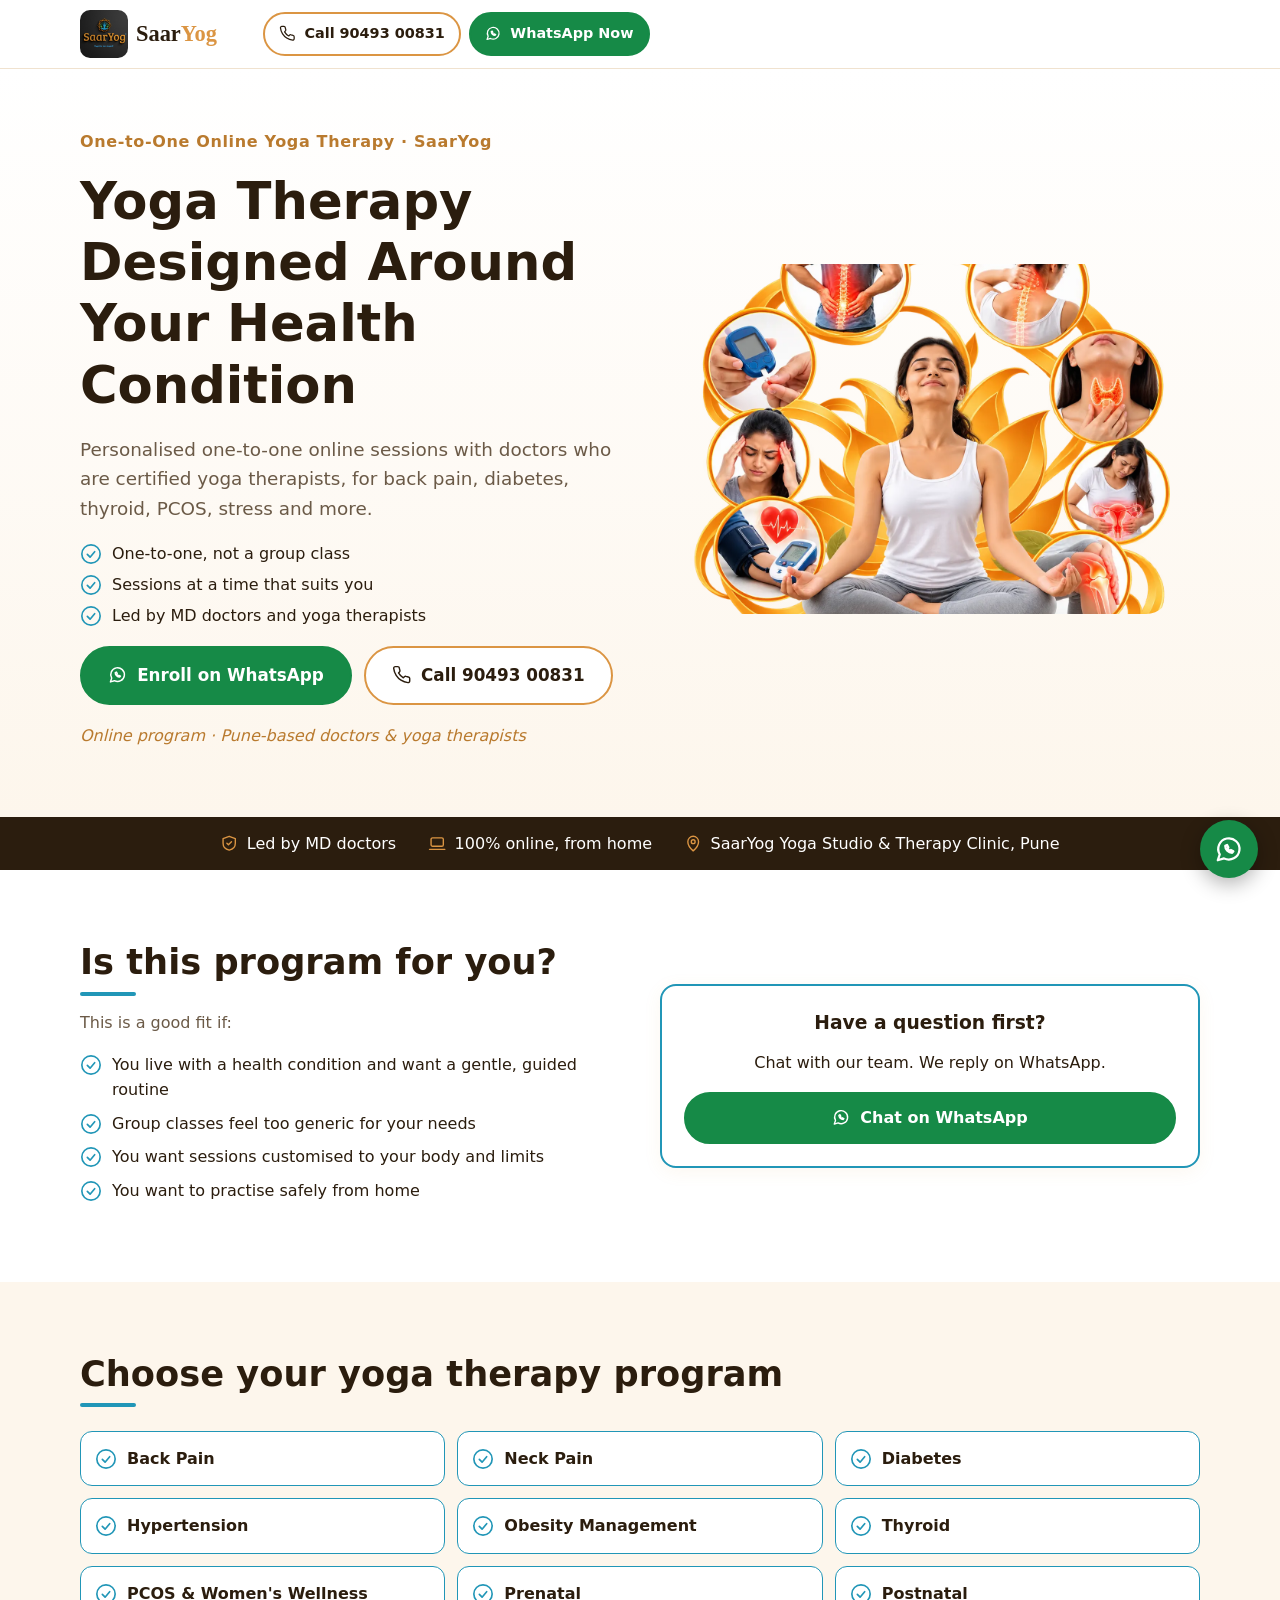
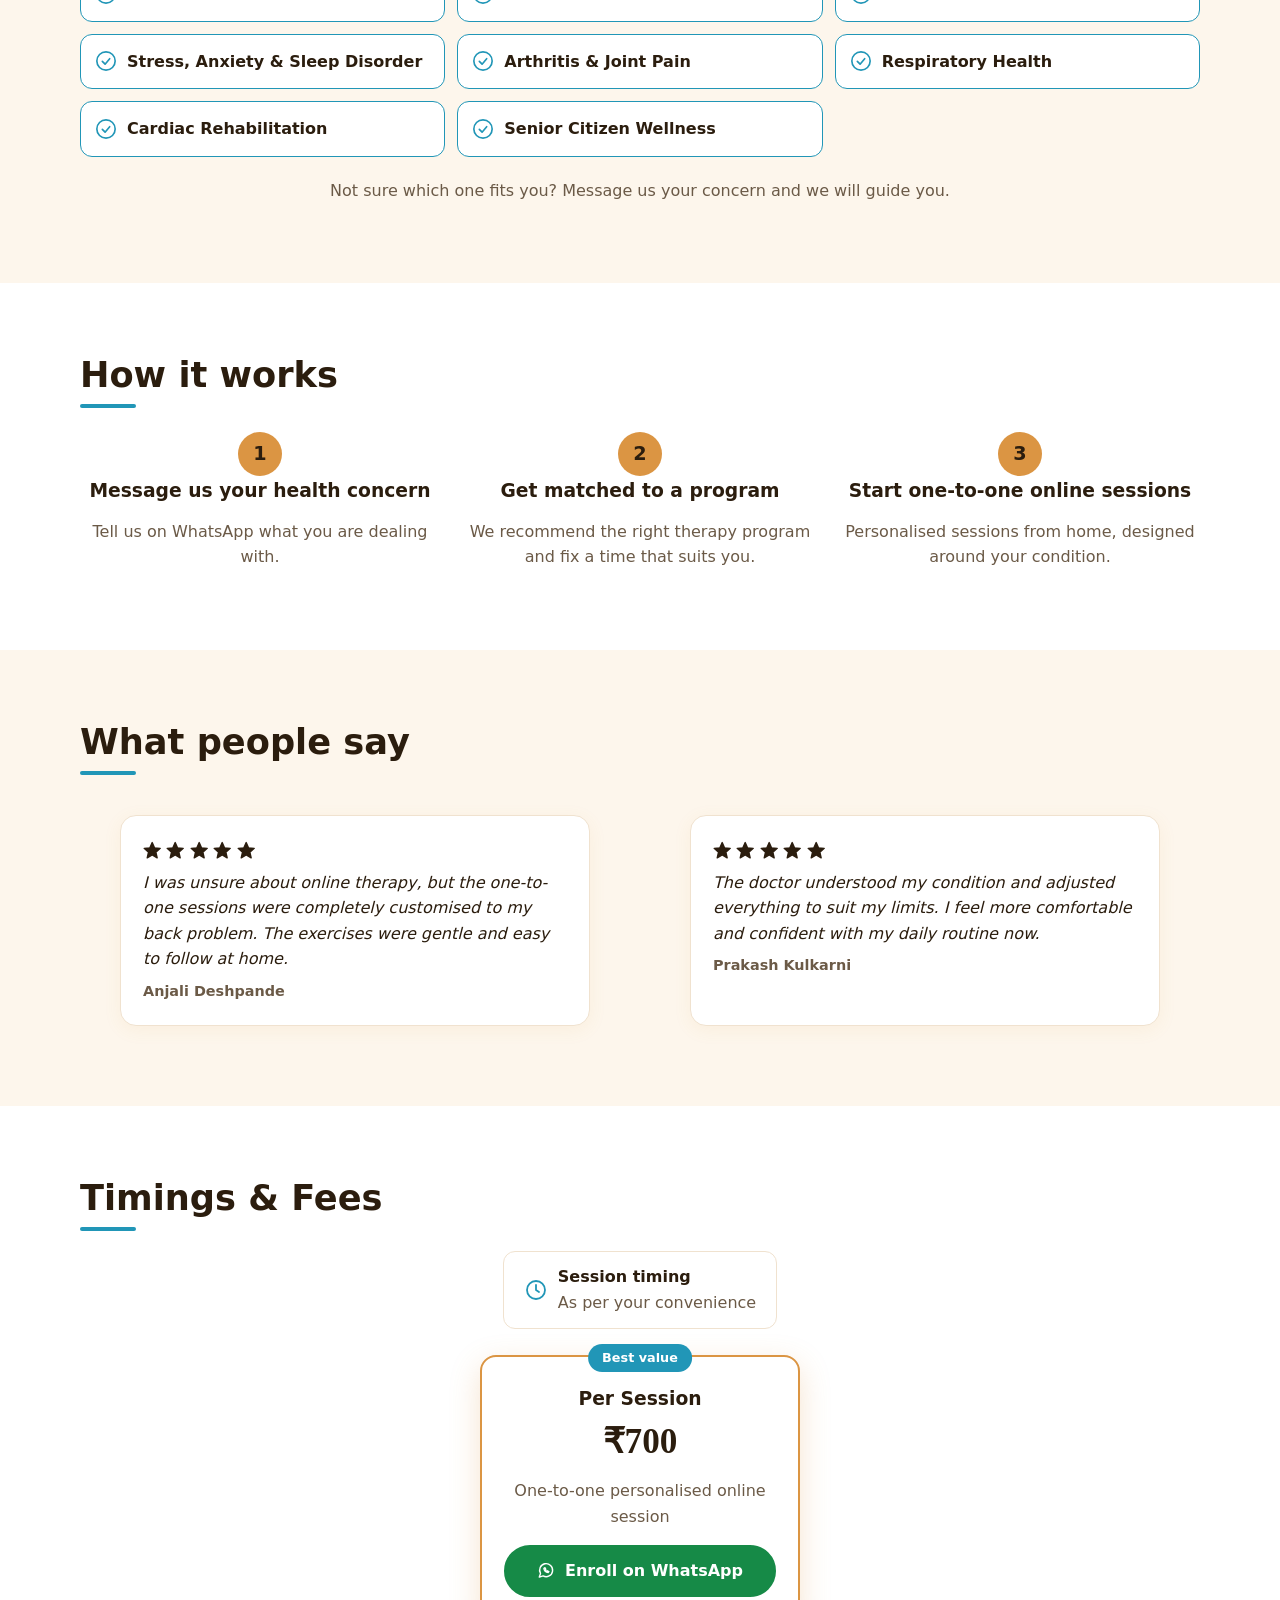
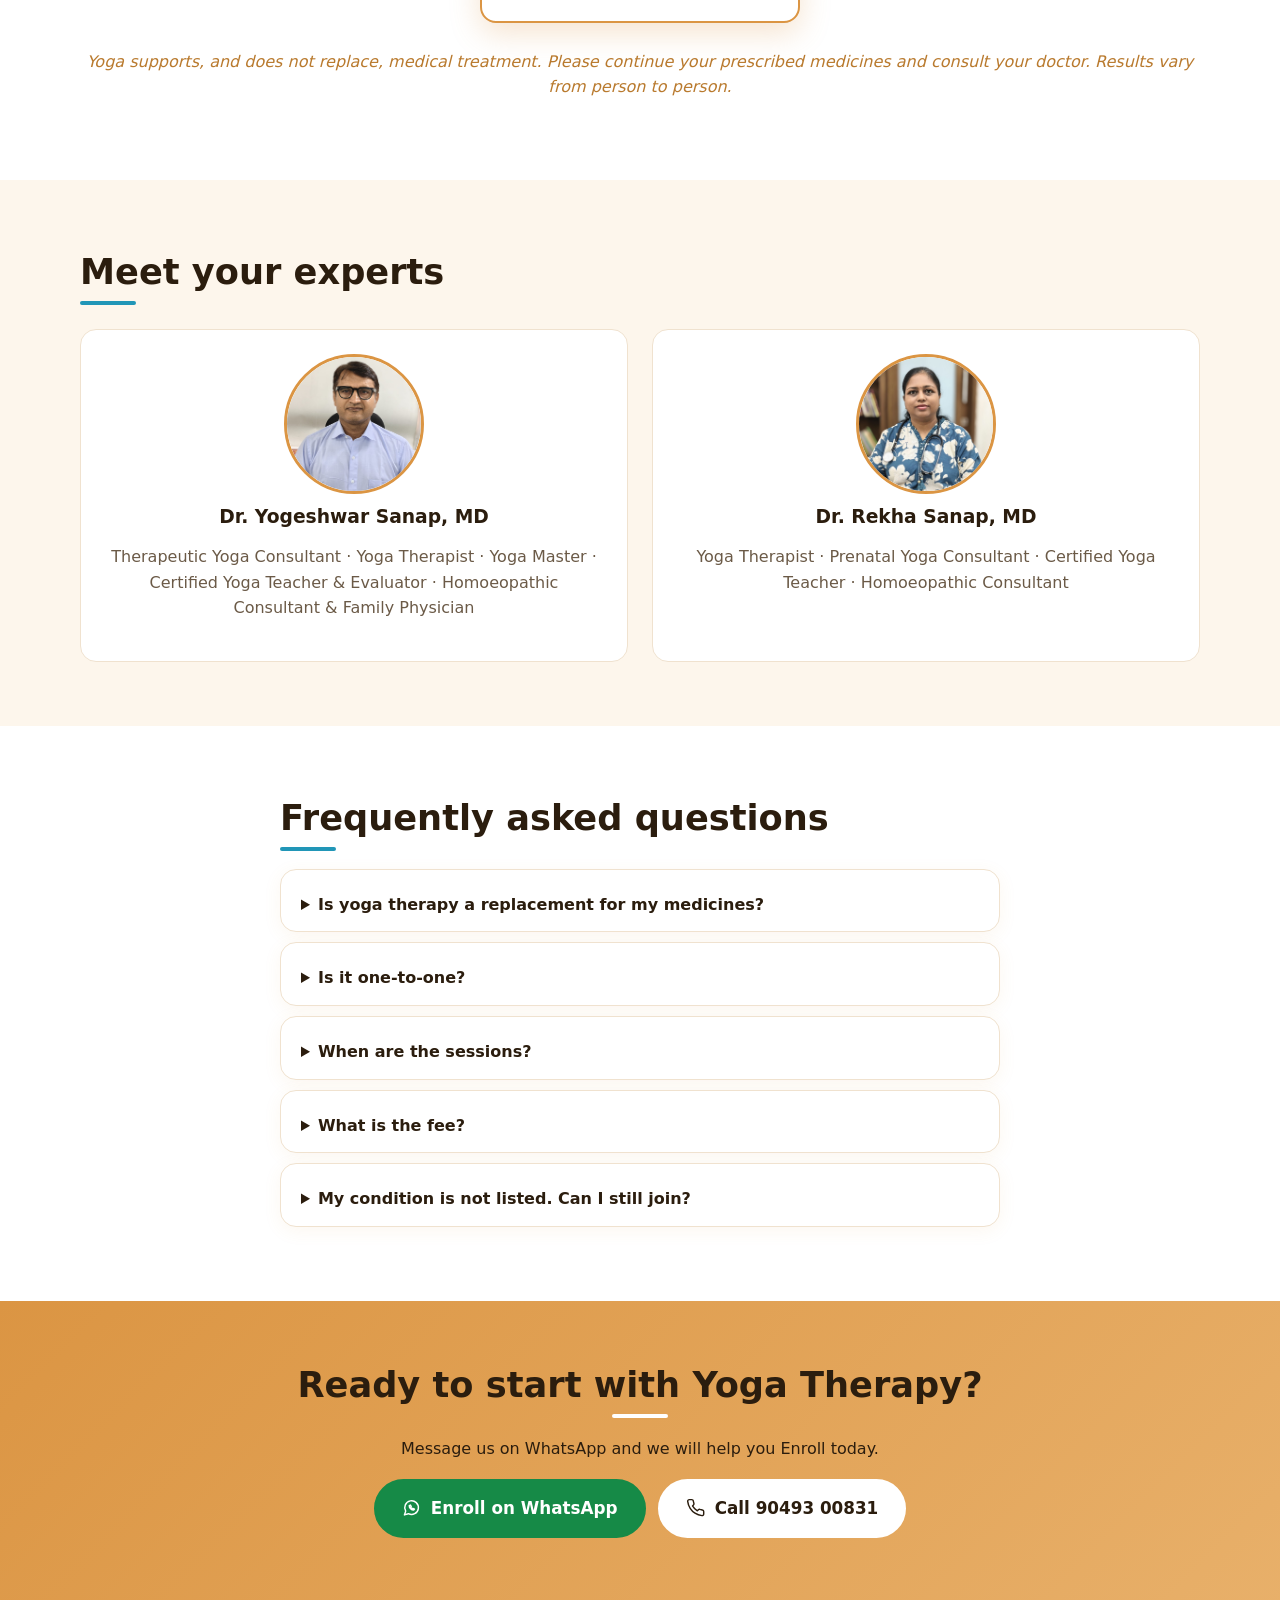
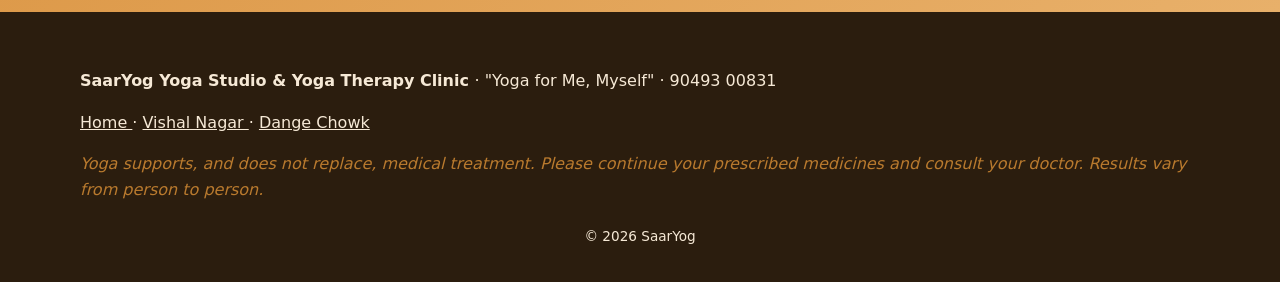
<file: yoga-therapy-online.html>
<!DOCTYPE html>
<html lang="en-IN">
 <head>
  <meta charset="utf-8"/>
  <meta content="width=device-width,initial-scale=1" name="viewport"/>
  <!-- PAGE TITLE -->
  <title>
   Online Yoga Therapy in India – One-to-One Programs | SaarYog Pune
  </title>
  <meta content="One-to-one online yoga therapy for back pain, diabetes, thyroid, PCOS, hypertension, stress and more by MD doctors. ₹700 per session. WhatsApp 90493 00831." name="description"/>
  <!-- SEO AND CANONICAL METADATA -->
  <link href="https://YOUR-DOMAIN.com/yoga-therapy-online.html" rel="canonical"/>
  <meta content="index,follow,max-image-preview:large" name="robots"/>
  <meta content="#DB9543" name="theme-color"/>
  <!-- SOCIAL SHARING / OPEN GRAPH METADATA -->
  <meta content="website" property="og:type"/>
  <meta content="Online Yoga Therapy in India – One-to-One Programs | SaarYog Pune" property="og:title"/>
  <meta content="One-to-one online yoga therapy for back pain, diabetes, thyroid, PCOS, hypertension, stress and more by MD doctors. ₹700 per session. WhatsApp 90493 00831." property="og:description"/>
  <meta content="https://YOUR-DOMAIN.com/yoga-therapy-online.html" property="og:url"/>
  <meta content="https://YOUR-DOMAIN.com/assets/landing/therapy-hero.jpg" property="og:image"/>
  <meta content="en_IN" property="og:locale"/>
  <meta content="summary_large_image" name="twitter:card"/>
  <link href="assets/img/saaryog-logo.jpeg" rel="icon"/>
  <!-- FAVICON AND STYLESHEETS -->
  <link href="assets/style.css" rel="stylesheet"/>
  <link href="assets/landing.css" rel="stylesheet"/>
  <!-- STRUCTURED DATA: SERVICE AND FAQ SCHEMA -->
  <script type="application/ld+json">
   {"@context": "https://schema.org", "@graph": [{"@type": "Service", "name": "SaarYog Yoga Therapy (Online)", "description": "One-to-one online yoga therapy for back pain, diabetes, thyroid, PCOS, hypertension, stress and more by MD doctors. ₹700 per session. WhatsApp 90493 00831.", "url": "https://YOUR-DOMAIN.com/yoga-therapy-online.html", "serviceType": "Online yoga program", "areaServed": "IN", "provider": {"@type": "Organization", "name": "SaarYog", "url": "https://YOUR-DOMAIN.com/", "telephone": "+919049300831", "slogan": "Yoga for me, myself."}, "offers": [{"@type": "Offer", "name": "Per Session", "price": "700", "priceCurrency": "INR"}]}, {"@type": "FAQPage", "mainEntity": [{"@type": "Question", "name": "Is yoga therapy a replacement for my medicines?", "acceptedAnswer": {"@type": "Answer", "text": "No. It complements your treatment. Continue your prescribed medicines and consult your doctor."}}, {"@type": "Question", "name": "Is it one-to-one?", "acceptedAnswer": {"@type": "Answer", "text": "Yes. Every session is one-to-one and personalised."}}, {"@type": "Question", "name": "When are the sessions?", "acceptedAnswer": {"@type": "Answer", "text": "At a time that suits you. We fix it on WhatsApp."}}, {"@type": "Question", "name": "What is the fee?", "acceptedAnswer": {"@type": "Answer", "text": "₹700 per session."}}, {"@type": "Question", "name": "My condition is not listed. Can I still join?", "acceptedAnswer": {"@type": "Answer", "text": "Message us your concern and we will guide you."}}]}]}
  </script>
 </head>
 <body class="landing">
  <!-- SITE HEADER / NAVIGATION AND CONTACT ACTIONS -->
  <header class="site-header">
   <div class="wrap bar">
    <a aria-label="SaarYog" class="logo" href="index.html">
     <img alt="SaarYog logo" class="logo-img" height="44" src="assets/img/saaryog-logo.jpeg" width="44"/>
     <span>
      Saar<b>Yog
      </b>
     </span>
    </a>
    <div class="hdr-cta">
     <a class="btn btn-call sm hide-m" data-cta="call" href="tel:+919049300831">
      <svg aria-hidden="true" class="ic" fill="none" stroke="currentColor" stroke-linecap="round" stroke-linejoin="round" stroke-width="1.8" viewbox="0 0 24 24">
       <path d="M22 16.9v3a2 2 0 0 1-2.2 2 19.8 19.8 0 0 1-8.6-3.1 19.5 19.5 0 0 1-6-6A19.8 19.8 0 0 1 2.1 4.2 2 2 0 0 1 4.1 2h3a2 2 0 0 1 2 1.7c.1 1 .4 1.9.7 2.8a2 2 0 0 1-.5 2.1L8.1 9.9a16 16 0 0 0 6 6l1.3-1.3a2 2 0 0 1 2.1-.4c.9.3 1.8.6 2.8.7a2 2 0 0 1 1.7 2z">
       </path>
      </svg>
      Call 90493 00831
     </a>
     <a class="btn btn-wa-main sm" data-cta="whatsapp-header" href="https://wa.me/919049300831?text=Hi%20SaarYog%2C%20I%20want%20to%20Enroll%20in%20the%20Yoga%20Therapy%20online%20program." rel="noopener" target="_blank">
      <svg aria-hidden="true" class="ic" fill="none" stroke="currentColor" stroke-linecap="round" stroke-linejoin="round" stroke-width="1.8" viewbox="0 0 24 24">
       <path d="M3 21l1.6-4.7A8.5 8.5 0 1 1 8 19.5z">
       </path>
       <path d="M9 9.5c0 3 2.5 5.5 5.5 5.5l1-1.2-2-1-.8.7c-.8-.4-1.5-1.1-1.9-1.9l.7-.8-1-2z">
       </path>
      </svg>
      WhatsApp Now
     </a>
    </div>
   </div>
  </header>
  <!-- MAIN PAGE CONTENT -->
  <main>
   <!-- SECTION 1: Yoga Therapy Designed Around Your Health Condition -->
   <section class="hero lp-hero">
    <div class="wrap split">
     <div>
      <p class="eyebrow">
       One-to-One Online Yoga Therapy · SaarYog
      </p>
      <h1>
       Yoga Therapy Designed Around Your Health Condition
      </h1>
      <p class="lead">
       Personalised one-to-one online sessions with doctors who are certified yoga therapists, for back pain, diabetes, thyroid, PCOS, stress and more.
      </p>
      <ul class="ticks tight">
       <li>
        <svg aria-hidden="true" class="ic" fill="none" stroke="currentColor" stroke-linecap="round" stroke-linejoin="round" stroke-width="1.8" viewbox="0 0 24 24">
         <circle cx="12" cy="12" r="10">
         </circle>
         <path d="M8 12.5l3 3 5-6">
         </path>
        </svg>
        <span>
         One-to-one, not a group class
        </span>
       </li>
       <li>
        <svg aria-hidden="true" class="ic" fill="none" stroke="currentColor" stroke-linecap="round" stroke-linejoin="round" stroke-width="1.8" viewbox="0 0 24 24">
         <circle cx="12" cy="12" r="10">
         </circle>
         <path d="M8 12.5l3 3 5-6">
         </path>
        </svg>
        <span>
         Sessions at a time that suits you
        </span>
       </li>
       <li>
        <svg aria-hidden="true" class="ic" fill="none" stroke="currentColor" stroke-linecap="round" stroke-linejoin="round" stroke-width="1.8" viewbox="0 0 24 24">
         <circle cx="12" cy="12" r="10">
         </circle>
         <path d="M8 12.5l3 3 5-6">
         </path>
        </svg>
        <span>
         Led by MD doctors and yoga therapists
        </span>
       </li>
      </ul>
      <p class="from">
       <!-- ₹700 / session -->
      </p>
      <div class="row">
       <a class="btn btn-wa-main lg" data-cta="whatsapp-hero" href="https://wa.me/919049300831?text=Hi%20SaarYog%2C%20I%20want%20to%20Enroll%20in%20the%20Yoga%20Therapy%20online%20program." rel="noopener" target="_blank">
        <svg aria-hidden="true" class="ic" fill="none" stroke="currentColor" stroke-linecap="round" stroke-linejoin="round" stroke-width="1.8" viewbox="0 0 24 24">
         <path d="M3 21l1.6-4.7A8.5 8.5 0 1 1 8 19.5z">
         </path>
         <path d="M9 9.5c0 3 2.5 5.5 5.5 5.5l1-1.2-2-1-.8.7c-.8-.4-1.5-1.1-1.9-1.9l.7-.8-1-2z">
         </path>
        </svg>
        Enroll on WhatsApp
       </a>
       <a class="btn btn-call lg" data-cta="call" href="tel:+919049300831">
        <svg aria-hidden="true" class="ic" fill="none" stroke="currentColor" stroke-linecap="round" stroke-linejoin="round" stroke-width="1.8" viewbox="0 0 24 24">
         <path d="M22 16.9v3a2 2 0 0 1-2.2 2 19.8 19.8 0 0 1-8.6-3.1 19.5 19.5 0 0 1-6-6A19.8 19.8 0 0 1 2.1 4.2 2 2 0 0 1 4.1 2h3a2 2 0 0 1 2 1.7c.1 1 .4 1.9.7 2.8a2 2 0 0 1-.5 2.1L8.1 9.9a16 16 0 0 0 6 6l1.3-1.3a2 2 0 0 1 2.1-.4c.9.3 1.8.6 2.8.7a2 2 0 0 1 1.7 2z">
         </path>
        </svg>
        Call 90493 00831
       </a>
      </div>
      <p class="small">
       Online program · Pune-based doctors &amp; yoga therapists
      </p>
     </div>
     <div>
      <img alt="Yoga therapist guiding a one-to-one online session" class="lp-img" fetchpriority="high" height="350" src="assets/img/online/online-therapy.webp" width="350"/>
     </div>
    </div>
   </section>
   <!-- SECTION 2: Trust Indicators -->
   <section class="trust">
    <div class="wrap">
     <div>
      <svg aria-hidden="true" class="ic" fill="none" stroke="currentColor" stroke-linecap="round" stroke-linejoin="round" stroke-width="1.8" viewbox="0 0 24 24">
       <path d="M12 3l8 3v6c0 5-3.5 8-8 9-4.500-1-8-4-8-9V6z">
       </path>
       <path d="M9 12l2 2 4-4">
       </path>
      </svg>
      <span>
       Led by MD doctors
      </span>
     </div>
     <div>
      <svg aria-hidden="true" class="ic" fill="none" stroke="currentColor" stroke-linecap="round" stroke-linejoin="round" stroke-width="1.8" viewbox="0 0 24 24">
       <rect height="11" rx="2" width="16" x="4" y="5">
       </rect>
       <path d="M2 20h20">
       </path>
      </svg>
      <span>
       100% online, from home
      </span>
     </div>
     <div>
      <svg aria-hidden="true" class="ic" fill="none" stroke="currentColor" stroke-linecap="round" stroke-linejoin="round" stroke-width="1.8" viewbox="0 0 24 24">
       <path d="M12 22s7-6.1 7-12a7 7 0 0 0-14 0c0 5.9 7 12 7 12z">
       </path>
       <circle cx="12" cy="10" r="2.5">
       </circle>
      </svg>
      <span>
       SaarYog Yoga Studio &amp; Therapy Clinic, Pune
      </span>
     </div>
    </div>
   </section>
   <!-- SECTION 3: Is this program for you? -->
   <section class="sec">
    <div class="wrap split">
     <div>
      <h2>
       Is this program for you?
      </h2>
      <p class="sub">
       This is a good fit if:
      </p>
      <ul class="ticks">
       <li>
        <svg aria-hidden="true" class="ic" fill="none" stroke="currentColor" stroke-linecap="round" stroke-linejoin="round" stroke-width="1.8" viewbox="0 0 24 24">
         <circle cx="12" cy="12" r="10">
         </circle>
         <path d="M8 12.5l3 3 5-6">
         </path>
        </svg>
        <span>
         You live with a health condition and want a gentle, guided routine
        </span>
       </li>
       <li>
        <svg aria-hidden="true" class="ic" fill="none" stroke="currentColor" stroke-linecap="round" stroke-linejoin="round" stroke-width="1.8" viewbox="0 0 24 24">
         <circle cx="12" cy="12" r="10">
         </circle>
         <path d="M8 12.5l3 3 5-6">
         </path>
        </svg>
        <span>
         Group classes feel too generic for your needs
        </span>
       </li>
       <li>
        <svg aria-hidden="true" class="ic" fill="none" stroke="currentColor" stroke-linecap="round" stroke-linejoin="round" stroke-width="1.8" viewbox="0 0 24 24">
         <circle cx="12" cy="12" r="10">
         </circle>
         <path d="M8 12.5l3 3 5-6">
         </path>
        </svg>
        <span>
         You want sessions customised to your body and limits
        </span>
       </li>
       <li>
        <svg aria-hidden="true" class="ic" fill="none" stroke="currentColor" stroke-linecap="round" stroke-linejoin="round" stroke-width="1.8" viewbox="0 0 24 24">
         <circle cx="12" cy="12" r="10">
         </circle>
         <path d="M8 12.5l3 3 5-6">
         </path>
        </svg>
        <span>
         You want to practise safely from home
        </span>
       </li>
      </ul>
     </div>
     <div class="card cta-card">
      <h3>
       Have a question first?
      </h3>
      <p>
       Chat with our team. We reply on WhatsApp.
      </p>
      <a class="btn btn-wa-main full" data-cta="whatsapp-question" href="https://wa.me/919049300831?text=Hi%20SaarYog%2C%20I%20have%20a%20question%20about%20the%20Yoga%20Therapy%20program." rel="noopener" target="_blank">
       <svg aria-hidden="true" class="ic" fill="none" stroke="currentColor" stroke-linecap="round" stroke-linejoin="round" stroke-width="1.8" viewbox="0 0 24 24">
        <path d="M3 21l1.6-4.7A8.5 8.5 0 1 1 8 19.5z">
        </path>
        <path d="M9 9.5c0 3 2.5 5.5 5.5 5.5l1-1.2-2-1-.8.7c-.8-.4-1.5-1.1-1.9-1.9l.7-.8-1-2z">
        </path>
       </svg>
       Chat on WhatsApp
      </a>
     </div>
    </div>
   </section>
   <!-- SECTION 4: Choose your yoga therapy program -->
   <section class="sec alt">
    <div class="wrap">
     <h2>
      Choose your yoga therapy program
     </h2>
     <div class="conds">
      <a class="cond" data-cta="whatsapp-condition" href="https://wa.me/919049300831?text=Hi%20SaarYog%2C%20I%20am%20interested%20in%20the%20Back%20Pain%20Yoga%20Therapy%20program." rel="noopener" target="_blank">
       <svg aria-hidden="true" class="ic" fill="none" stroke="currentColor" stroke-linecap="round" stroke-linejoin="round" stroke-width="1.8" viewbox="0 0 24 24">
        <circle cx="12" cy="12" r="10">
        </circle>
        <path d="M8 12.5l3 3 5-6">
        </path>
       </svg>
       <span>
        Back Pain
       </span>
      </a>
      <a class="cond" data-cta="whatsapp-condition" href="https://wa.me/919049300831?text=Hi%20SaarYog%2C%20I%20am%20interested%20in%20the%20Neck%20Pain%20Yoga%20Therapy%20program." rel="noopener" target="_blank">
       <svg aria-hidden="true" class="ic" fill="none" stroke="currentColor" stroke-linecap="round" stroke-linejoin="round" stroke-width="1.8" viewbox="0 0 24 24">
        <circle cx="12" cy="12" r="10">
        </circle>
        <path d="M8 12.5l3 3 5-6">
        </path>
       </svg>
       <span>
        Neck Pain
       </span>
      </a>
      <a class="cond" data-cta="whatsapp-condition" href="https://wa.me/919049300831?text=Hi%20SaarYog%2C%20I%20am%20interested%20in%20the%20Diabetes%20Yoga%20Therapy%20program." rel="noopener" target="_blank">
       <svg aria-hidden="true" class="ic" fill="none" stroke="currentColor" stroke-linecap="round" stroke-linejoin="round" stroke-width="1.8" viewbox="0 0 24 24">
        <circle cx="12" cy="12" r="10">
        </circle>
        <path d="M8 12.5l3 3 5-6">
        </path>
       </svg>
       <span>
        Diabetes
       </span>
      </a>
      <a class="cond" data-cta="whatsapp-condition" href="https://wa.me/919049300831?text=Hi%20SaarYog%2C%20I%20am%20interested%20in%20the%20Hypertension%20Yoga%20Therapy%20program." rel="noopener" target="_blank">
       <svg aria-hidden="true" class="ic" fill="none" stroke="currentColor" stroke-linecap="round" stroke-linejoin="round" stroke-width="1.8" viewbox="0 0 24 24">
        <circle cx="12" cy="12" r="10">
        </circle>
        <path d="M8 12.5l3 3 5-6">
        </path>
       </svg>
       <span>
        Hypertension
       </span>
      </a>
      <a class="cond" data-cta="whatsapp-condition" href="https://wa.me/919049300831?text=Hi%20SaarYog%2C%20I%20am%20interested%20in%20the%20Obesity%20Management%20Yoga%20Therapy%20program." rel="noopener" target="_blank">
       <svg aria-hidden="true" class="ic" fill="none" stroke="currentColor" stroke-linecap="round" stroke-linejoin="round" stroke-width="1.8" viewbox="0 0 24 24">
        <circle cx="12" cy="12" r="10">
        </circle>
        <path d="M8 12.5l3 3 5-6">
        </path>
       </svg>
       <span>
        Obesity Management
       </span>
      </a>
      <a class="cond" data-cta="whatsapp-condition" href="https://wa.me/919049300831?text=Hi%20SaarYog%2C%20I%20am%20interested%20in%20the%20Thyroid%20Yoga%20Therapy%20program." rel="noopener" target="_blank">
       <svg aria-hidden="true" class="ic" fill="none" stroke="currentColor" stroke-linecap="round" stroke-linejoin="round" stroke-width="1.8" viewbox="0 0 24 24">
        <circle cx="12" cy="12" r="10">
        </circle>
        <path d="M8 12.5l3 3 5-6">
        </path>
       </svg>
       <span>
        Thyroid
       </span>
      </a>
      <a class="cond" data-cta="whatsapp-condition" href="https://wa.me/919049300831?text=Hi%20SaarYog%2C%20I%20am%20interested%20in%20the%20PCOS%20%26%20Women%27s%20Wellness%20Yoga%20Therapy%20program." rel="noopener" target="_blank">
       <svg aria-hidden="true" class="ic" fill="none" stroke="currentColor" stroke-linecap="round" stroke-linejoin="round" stroke-width="1.8" viewbox="0 0 24 24">
        <circle cx="12" cy="12" r="10">
        </circle>
        <path d="M8 12.5l3 3 5-6">
        </path>
       </svg>
       <span>
        PCOS &amp; Women's Wellness
       </span>
      </a>
      <a class="cond" data-cta="whatsapp-condition" href="https://wa.me/919049300831?text=Hi%20SaarYog%2C%20I%20am%20interested%20in%20the%20Prenatal%20Yoga%20Therapy%20program." rel="noopener" target="_blank">
       <svg aria-hidden="true" class="ic" fill="none" stroke="currentColor" stroke-linecap="round" stroke-linejoin="round" stroke-width="1.8" viewbox="0 0 24 24">
        <circle cx="12" cy="12" r="10">
        </circle>
        <path d="M8 12.5l3 3 5-6">
        </path>
       </svg>
       <span>
        Prenatal
       </span>
      </a>
      <a class="cond" data-cta="whatsapp-condition" href="https://wa.me/919049300831?text=Hi%20SaarYog%2C%20I%20am%20interested%20in%20the%20Postnatal%20Yoga%20Therapy%20program." rel="noopener" target="_blank">
       <svg aria-hidden="true" class="ic" fill="none" stroke="currentColor" stroke-linecap="round" stroke-linejoin="round" stroke-width="1.8" viewbox="0 0 24 24">
        <circle cx="12" cy="12" r="10">
        </circle>
        <path d="M8 12.5l3 3 5-6">
        </path>
       </svg>
       <span>
        Postnatal
       </span>
      </a>
      <a class="cond" data-cta="whatsapp-condition" href="https://wa.me/919049300831?text=Hi%20SaarYog%2C%20I%20am%20interested%20in%20the%20Stress%2C%20Anxiety%20%26%20Sleep%20Disorder%20Yoga%20Therapy%20program." rel="noopener" target="_blank">
       <svg aria-hidden="true" class="ic" fill="none" stroke="currentColor" stroke-linecap="round" stroke-linejoin="round" stroke-width="1.8" viewbox="0 0 24 24">
        <circle cx="12" cy="12" r="10">
        </circle>
        <path d="M8 12.5l3 3 5-6">
        </path>
       </svg>
       <span>
        Stress, Anxiety &amp; Sleep Disorder
       </span>
      </a>
      <a class="cond" data-cta="whatsapp-condition" href="https://wa.me/919049300831?text=Hi%20SaarYog%2C%20I%20am%20interested%20in%20the%20Arthritis%20%26%20Joint%20Pain%20Yoga%20Therapy%20program." rel="noopener" target="_blank">
       <svg aria-hidden="true" class="ic" fill="none" stroke="currentColor" stroke-linecap="round" stroke-linejoin="round" stroke-width="1.8" viewbox="0 0 24 24">
        <circle cx="12" cy="12" r="10">
        </circle>
        <path d="M8 12.5l3 3 5-6">
        </path>
       </svg>
       <span>
        Arthritis &amp; Joint Pain
       </span>
      </a>
      <a class="cond" data-cta="whatsapp-condition" href="https://wa.me/919049300831?text=Hi%20SaarYog%2C%20I%20am%20interested%20in%20the%20Respiratory%20Health%20Yoga%20Therapy%20program." rel="noopener" target="_blank">
       <svg aria-hidden="true" class="ic" fill="none" stroke="currentColor" stroke-linecap="round" stroke-linejoin="round" stroke-width="1.8" viewbox="0 0 24 24">
        <circle cx="12" cy="12" r="10">
        </circle>
        <path d="M8 12.5l3 3 5-6">
        </path>
       </svg>
       <span>
        Respiratory Health
       </span>
      </a>
      <a class="cond" data-cta="whatsapp-condition" href="https://wa.me/919049300831?text=Hi%20SaarYog%2C%20I%20am%20interested%20in%20the%20Cardiac%20Rehabilitation%20Yoga%20Therapy%20program." rel="noopener" target="_blank">
       <svg aria-hidden="true" class="ic" fill="none" stroke="currentColor" stroke-linecap="round" stroke-linejoin="round" stroke-width="1.8" viewbox="0 0 24 24">
        <circle cx="12" cy="12" r="10">
        </circle>
        <path d="M8 12.5l3 3 5-6">
        </path>
       </svg>
       <span>
        Cardiac Rehabilitation
       </span>
      </a>
      <a class="cond" data-cta="whatsapp-condition" href="https://wa.me/919049300831?text=Hi%20SaarYog%2C%20I%20am%20interested%20in%20the%20Senior%20Citizen%20Wellness%20Yoga%20Therapy%20program." rel="noopener" target="_blank">
       <svg aria-hidden="true" class="ic" fill="none" stroke="currentColor" stroke-linecap="round" stroke-linejoin="round" stroke-width="1.8" viewbox="0 0 24 24">
        <circle cx="12" cy="12" r="10">
        </circle>
        <path d="M8 12.5l3 3 5-6">
        </path>
       </svg>
       <span>
        Senior Citizen Wellness
       </span>
      </a>
     </div>
     <p class="center sub">
      Not sure which one fits you? Message us your concern and we will guide you.
     </p>
    </div>
   </section>
   <!-- SECTION 5: How it works -->
   <section class="sec">
    <div class="wrap">
     <h2>
      How it works
     </h2>
     <div class="grid g3">
      <div class="step">
       <span class="n">
        1
       </span>
       <h3>
        Message us your health concern
       </h3>
       <p>
        Tell us on WhatsApp what you are dealing with.
       </p>
      </div>
      <div class="step">
       <span class="n">
        2
       </span>
       <h3>
        Get matched to a program
       </h3>
       <p>
        We recommend the right therapy program and fix a time that suits you.
       </p>
      </div>
      <div class="step">
       <span class="n">
        3
       </span>
       <h3>
        Start one-to-one online sessions
       </h3>
       <p>
        Personalised sessions from home, designed around your condition.
       </p>
      </div>
     </div>
    </div>
   </section>

   <!-- SECTION 8: What people say -->
   <section class="sec alt">
    <div class="wrap">
     <h2>
      What people say
     </h2>
     <div class="grid g2">
      <figure class="card review">
       <div class="stars">
        <svg aria-hidden="true" class="ic" fill="currentColor" stroke="currentColor" stroke-linecap="round" stroke-linejoin="round" stroke-width="1.8" viewbox="0 0 24 24">
         <path d="M12 2l3 6.9 7.5.7-5.7 5 1.7 7.4L12 18l-6.5 4 1.7-7.4-5.7-5L9 8.9z">
         </path>
        </svg>
        <svg aria-hidden="true" class="ic" fill="currentColor" stroke="currentColor" stroke-linecap="round" stroke-linejoin="round" stroke-width="1.8" viewbox="0 0 24 24">
         <path d="M12 2l3 6.9 7.5.7-5.7 5 1.7 7.4L12 18l-6.5 4 1.7-7.4-5.7-5L9 8.9z">
         </path>
        </svg>
        <svg aria-hidden="true" class="ic" fill="currentColor" stroke="currentColor" stroke-linecap="round" stroke-linejoin="round" stroke-width="1.8" viewbox="0 0 24 24">
         <path d="M12 2l3 6.9 7.5.7-5.7 5 1.7 7.4L12 18l-6.5 4 1.7-7.4-5.7-5L9 8.9z">
         </path>
        </svg>
        <svg aria-hidden="true" class="ic" fill="currentColor" stroke="currentColor" stroke-linecap="round" stroke-linejoin="round" stroke-width="1.8" viewbox="0 0 24 24">
         <path d="M12 2l3 6.9 7.5.7-5.7 5 1.7 7.4L12 18l-6.5 4 1.7-7.4-5.7-5L9 8.9z">
         </path>
        </svg>
        <svg aria-hidden="true" class="ic" fill="currentColor" stroke="currentColor" stroke-linecap="round" stroke-linejoin="round" stroke-width="1.8" viewbox="0 0 24 24">
         <path d="M12 2l3 6.9 7.5.7-5.7 5 1.7 7.4L12 18l-6.5 4 1.7-7.4-5.7-5L9 8.9z">
         </path>
        </svg>
       </div>
       <blockquote>
        I was unsure about online therapy, but the one-to-one sessions were completely customised to my back problem. The exercises were gentle and easy to follow at home.
       </blockquote>
       <figcaption>
        <b>
         Anjali Deshpande
        </b>
       </figcaption>
      </figure>
      <figure class="card review">
       <div class="stars">
        <svg aria-hidden="true" class="ic" fill="currentColor" stroke="currentColor" stroke-linecap="round" stroke-linejoin="round" stroke-width="1.8" viewbox="0 0 24 24">
         <path d="M12 2l3 6.9 7.5.7-5.7 5 1.7 7.4L12 18l-6.5 4 1.7-7.4-5.7-5L9 8.9z">
         </path>
        </svg>
        <svg aria-hidden="true" class="ic" fill="currentColor" stroke="currentColor" stroke-linecap="round" stroke-linejoin="round" stroke-width="1.8" viewbox="0 0 24 24">
         <path d="M12 2l3 6.9 7.5.7-5.7 5 1.7 7.4L12 18l-6.5 4 1.7-7.4-5.7-5L9 8.9z">
         </path>
        </svg>
        <svg aria-hidden="true" class="ic" fill="currentColor" stroke="currentColor" stroke-linecap="round" stroke-linejoin="round" stroke-width="1.8" viewbox="0 0 24 24">
         <path d="M12 2l3 6.9 7.5.7-5.7 5 1.7 7.4L12 18l-6.5 4 1.7-7.4-5.7-5L9 8.9z">
         </path>
        </svg>
        <svg aria-hidden="true" class="ic" fill="currentColor" stroke="currentColor" stroke-linecap="round" stroke-linejoin="round" stroke-width="1.8" viewbox="0 0 24 24">
         <path d="M12 2l3 6.9 7.5.7-5.7 5 1.7 7.4L12 18l-6.5 4 1.7-7.4-5.7-5L9 8.9z">
         </path>
        </svg>
        <svg aria-hidden="true" class="ic" fill="currentColor" stroke="currentColor" stroke-linecap="round" stroke-linejoin="round" stroke-width="1.8" viewbox="0 0 24 24">
         <path d="M12 2l3 6.9 7.5.7-5.7 5 1.7 7.4L12 18l-6.5 4 1.7-7.4-5.7-5L9 8.9z">
         </path>
        </svg>
       </div>
       <blockquote>
        The doctor understood my condition and adjusted everything to suit my limits. I feel more comfortable and confident with my daily routine now.
       </blockquote>
       <figcaption>
        <b>
         Prakash Kulkarni
        </b>
       </figcaption>
      </figure>
     </div>
    </div>
   </section>

   <!-- SECTION 6: Timings & Fees -->
   <section class="sec" id="plans">
    <div class="wrap">
     <h2>
      Timings &amp; Fees
     </h2>
     <div class="slots">
      <div class="slot">
       <svg aria-hidden="true" class="ic" fill="none" stroke="currentColor" stroke-linecap="round" stroke-linejoin="round" stroke-width="1.8" viewbox="0 0 24 24">
        <circle cx="12" cy="12" r="9">
        </circle>
        <path d="M12 7v5l3 2">
        </path>
       </svg>
       <div>
        <b>
         Session timing
        </b>
        <span>
         As per your convenience
        </span>
       </div>
      </div>
     </div>
     <div class="plans">
      <div class="plan best">
       <span class="badge">
        Best value
       </span>
       <h3>
        Per Session
       </h3>
       <p class="price">
        ₹700
       </p>
       <p class="ps">
        One-to-one personalised online session
       </p>
       <a class="btn btn-wa-main full" data-cta="whatsapp-plan" href="https://wa.me/919049300831?text=Hi%20SaarYog%2C%20I%20want%20to%20Enroll%20in%20the%20Yoga%20Therapy%20program%20%28Per%20Session%29." rel="noopener" target="_blank">
        <svg aria-hidden="true" class="ic" fill="none" stroke="currentColor" stroke-linecap="round" stroke-linejoin="round" stroke-width="1.8" viewbox="0 0 24 24">
         <path d="M3 21l1.6-4.7A8.5 8.5 0 1 1 8 19.5z">
         </path>
         <path d="M9 9.5c0 3 2.5 5.5 5.5 5.5l1-1.2-2-1-.8.7c-.8-.4-1.5-1.1-1.9-1.9l.7-.8-1-2z">
         </path>
        </svg>
        Enroll on WhatsApp
       </a>
      </div>
     </div>
     <p class="small center">
      Yoga supports, and does not replace, medical treatment. Please continue your prescribed medicines and consult your doctor. Results vary from person to person.
     </p>
    </div>
   </section>
   <!-- SECTION 7: Meet your experts -->
   <section class="sec alt">
    <div class="wrap">
     <h2>
      Meet your experts
     </h2>
     <div class="docs">
      <div class="doc">
       <img alt="Dr. Yogeshwar Sanap, MD" height="240" loading="lazy" src="assets/img/online/Dr. Yogeshwar Sanap.jpeg" width="240"/>
       <h3>
        Dr. Yogeshwar Sanap, MD
       </h3>
       <p>
        Therapeutic Yoga Consultant · Yoga Therapist · Yoga Master · Certified Yoga Teacher &amp; Evaluator · Homoeopathic Consultant &amp; Family Physician
       </p>
      </div>
      <div class="doc">
       <img alt="Dr. Rekha Sanap, MD" height="240" loading="lazy" src="assets/img/online/Dr. Rekha Sanap.jpeg" width="240"/>
       <h3>
        Dr. Rekha Sanap, MD
       </h3>
       <p>
        Yoga Therapist · Prenatal Yoga Consultant · Certified Yoga Teacher · Homoeopathic Consultant
       </p>
      </div>
     </div>
    </div>
   </section>
   
   <!-- SECTION 9: Frequently asked questions -->
   <section class="sec">
    <div class="wrap narrow">
     <h2>
      Frequently asked questions
     </h2>
     <details class="card faq">
      <summary>
       Is yoga therapy a replacement for my medicines?
      </summary>
      <p>
       No. It complements your treatment. Continue your prescribed medicines and consult your doctor.
      </p>
     </details>
     <details class="card faq">
      <summary>
       Is it one-to-one?
      </summary>
      <p>
       Yes. Every session is one-to-one and personalised.
      </p>
     </details>
     <details class="card faq">
      <summary>
       When are the sessions?
      </summary>
      <p>
       At a time that suits you. We fix it on WhatsApp.
      </p>
     </details>
     <details class="card faq">
      <summary>
       What is the fee?
      </summary>
      <p>
       ₹700 per session.
      </p>
     </details>
     <details class="card faq">
      <summary>
       My condition is not listed. Can I still join?
      </summary>
      <p>
       Message us your concern and we will guide you.
      </p>
     </details>
    </div>
   </section>
   <!-- SECTION 10: Ready to start with Yoga Therapy? -->
   <section class="final">
    <div class="wrap center">
     <h2>
      Ready to start with Yoga Therapy?
     </h2>
     <p>
      Message us on WhatsApp and we will help you Enroll today.
     </p>
     <div class="row" style="justify-content:center">
      <a class="btn btn-wa-main lg" data-cta="whatsapp-final" href="https://wa.me/919049300831?text=Hi%20SaarYog%2C%20I%20want%20to%20Enroll%20in%20the%20Yoga%20Therapy%20online%20program." rel="noopener" target="_blank">
       <svg aria-hidden="true" class="ic" fill="none" stroke="currentColor" stroke-linecap="round" stroke-linejoin="round" stroke-width="1.8" viewbox="0 0 24 24">
        <path d="M3 21l1.6-4.7A8.5 8.5 0 1 1 8 19.5z">
        </path>
        <path d="M9 9.5c0 3 2.5 5.5 5.5 5.5l1-1.2-2-1-.8.7c-.8-.4-1.5-1.1-1.9-1.9l.7-.8-1-2z">
        </path>
       </svg>
       Enroll on WhatsApp
      </a>
      <a class="btn btn-call lg" data-cta="call" href="tel:+919049300831">
       <svg aria-hidden="true" class="ic" fill="none" stroke="currentColor" stroke-linecap="round" stroke-linejoin="round" stroke-width="1.8" viewbox="0 0 24 24">
        <path d="M22 16.9v3a2 2 0 0 1-2.2 2 19.8 19.8 0 0 1-8.6-3.1 19.5 19.5 0 0 1-6-6A19.8 19.8 0 0 1 2.1 4.2 2 2 0 0 1 4.1 2h3a2 2 0 0 1 2 1.7c.1 1 .4 1.9.7 2.8a2 2 0 0 1-.5 2.1L8.1 9.9a16 16 0 0 0 6 6l1.3-1.3a2 2 0 0 1 2.1-.4c.9.3 1.8.6 2.8.7a2 2 0 0 1 1.7 2z">
        </path>
       </svg>
       Call 90493 00831
      </a>
     </div>
    </div>
   </section>
  </main>
  <!-- SITE FOOTER -->
  <footer class="site-footer">
   <div class="wrap">
    <p>
     <b>
      SaarYog Yoga Studio &amp; Yoga Therapy Clinic
     </b>
     · "Yoga for Me, Myself" ·
     <a href="tel:+919049300831">
      90493 00831
     </a>
    </p>
    <p class="foot-links">
     <a href="index.html">
      Home
     </a>
     ·
     <a href="vishal-nagar.html">
      Vishal Nagar
     </a>
     ·
     <a href="dange-chowk.html">
      Dange Chowk
     </a>
    </p>
    <p class="small">
     Yoga supports, and does not replace, medical treatment. Please continue your prescribed medicines and consult your doctor. Results vary from person to person.
    </p>
    <p class="copy">
     ©
     <span id="yr">
      2026
     </span>
     SaarYog
    </p>
   </div>
  </footer>
  <div class="mobile-bar">
   <a data-cta="whatsapp-bar" href="https://wa.me/919049300831?text=Hi%20SaarYog%2C%20I%20want%20to%20Enroll%20in%20the%20Yoga%20Therapy%20online%20program." rel="noopener" target="_blank">
    <svg aria-hidden="true" class="ic" fill="none" stroke="currentColor" stroke-linecap="round" stroke-linejoin="round" stroke-width="1.8" viewbox="0 0 24 24">
     <path d="M3 21l1.6-4.7A8.5 8.5 0 1 1 8 19.5z">
     </path>
     <path d="M9 9.5c0 3 2.5 5.5 5.5 5.5l1-1.2-2-1-.8.7c-.8-.4-1.5-1.1-1.9-1.9l.7-.8-1-2z">
     </path>
    </svg>
    WhatsApp Now
   </a>
   <a data-cta="call-bar" href="tel:+919049300831">
    <svg aria-hidden="true" class="ic" fill="none" stroke="currentColor" stroke-linecap="round" stroke-linejoin="round" stroke-width="1.8" viewbox="0 0 24 24">
     <path d="M22 16.9v3a2 2 0 0 1-2.2 2 19.8 19.8 0 0 1-8.6-3.1 19.5 19.5 0 0 1-6-6A19.8 19.8 0 0 1 2.1 4.2 2 2 0 0 1 4.1 2h3a2 2 0 0 1 2 1.7c.1 1 .4 1.9.7 2.8a2 2 0 0 1-.5 2.1L8.1 9.9a16 16 0 0 0 6 6l1.3-1.3a2 2 0 0 1 2.1-.4c.9.3 1.8.6 2.8.7a2 2 0 0 1 1.7 2z">
     </path>
    </svg>
    Call
   </a>
  </div>
  <a aria-label="Chat on WhatsApp" class="fab" data-cta="whatsapp-fab" href="https://wa.me/919049300831?text=Hi%20SaarYog%2C%20I%20want%20to%20Enroll%20in%20the%20Yoga%20Therapy%20online%20program." rel="noopener" target="_blank">
   <svg aria-hidden="true" class="ic" fill="none" stroke="currentColor" stroke-linecap="round" stroke-linejoin="round" stroke-width="1.8" viewbox="0 0 24 24">
    <path d="M3 21l1.6-4.7A8.5 8.5 0 1 1 8 19.5z">
    </path>
    <path d="M9 9.5c0 3 2.5 5.5 5.5 5.5l1-1.2-2-1-.8.7c-.8-.4-1.5-1.1-1.9-1.9l.7-.8-1-2z">
    </path>
   </svg>
  </a>
  <!-- PAGE SCRIPTS -->
  <script defer="" src="assets/landing.js">
  </script>
 </body>
</html>
</file>
<file: assets/style.css>
/* SECTION: Theme variables and design tokens */

:root {
    --o:#DB9543;
    --od:#b97a2e;
    --t:#2196B7;
    --td:#176f88;
    --ink:#2b1d0e;
    --mut:#6b5a47;
    --bg:#fff;
    --alt:#fdf6ec;
    --r:16px;
}

/* SECTION: Global reset and base document styles */

* {
    box-sizing:border-box;
}

html {
    scroll-behavior:smooth;
    scroll-padding-top:80px;
}

body {
    margin:0;
    font:16px/1.6 system-ui,-apple-system,"Segoe UI",Roboto,sans-serif;
    color:var(--ink);
    background:var(--bg);
}

/* SECTION: Links, layout containers, and headings */

a {
    color:inherit;
}

.wrap {
    max-width:1160px;
    margin:auto;
    padding:0 20px;
}

.narrow {
    max-width:760px;
}

h1,h2,h3 {
    line-height:1.2;
    margin:.2em 0 .5em;
}

h1 {
    font-size:clamp(2rem,5vw,3.2rem);
}

h2 {
    font-size:clamp(1.6rem,3.5vw,2.2rem);
}

h2::after {
    content:'';
    display:block;
    width:56px;
    height:4px;
    border-radius:4px;
    background:var(--t);
    margin-top:8px;
}

/* SECTION: Header and primary navigation */

.site-header {
    position:sticky;
    top:0;
    z-index:50;
    background:#fff;
    border-bottom:1px solid #f0e2cf;
}

.bar {
    display:flex;
    align-items:center;
    gap:46px;
    min-height:68px;
}

.logo-img {
    width:48px;
    height:48px;
    object-fit:cover;
    border-radius:10px;
}

.logo {
    display:flex;
    align-items:center;
    gap:8px;
    text-decoration:none;
    font:700 1.4rem Georgia,serif;
}

.logo b {
    color:var(--o);
}

nav {
    margin-left:auto;
}

nav ul {
    display:flex;
    gap:25px;
    list-style:none;
    margin:0;
    padding:0;
}

nav a {
    text-decoration:none;
    font-weight:500;
}

nav a:hover {
    color:var(--od);
}

/* SECTION: Buttons and call-to-action styles */

.hdr-cta {
    display:flex;
    gap:8px;
}

.btn {
    display:inline-block;
    padding:11px 20px;
    border-radius:999px;
    font-weight:600;
    text-decoration:none;
    border:2px solid var(--o);
    transition:.2s;
}

.btn.sm {
    padding:8px 14px;
    font-size:.9rem;
}

.btn.lg {
    padding:14px 26px;
    font-size:1.05rem;
}

.btn-solid {
    background:var(--o);
    color:var(--ink);
}

.btn-wa {
    background:#fff;
    color:var(--ink);
}

.btn:hover {
    transform:translateY(-2px);
    box-shadow:0 6px 16px rgba(219,149,67,.35);
}

/* SECTION: Mobile navigation toggle */

.burger {
    display:none;
    background:none;
    border:0;
    padding:8px;
    cursor:pointer;
}

.burger span {
    display:block;
    width:24px;
    height:2px;
    background:var(--ink);
    margin:5px 0;
    transition:.2s;
}

/* SECTION: Hero and shared content layouts */

.hero {
    padding:56px 0;
    background:linear-gradient(180deg,#fff,var(--alt));
}

.split {
    display:grid;
    grid-template-columns:1fr 1fr;
    gap:40px;
    align-items:center;
}

.eyebrow {
    color:var(--od);
    font-weight:600;
    letter-spacing:.04em;
}

.lead {
    font-size:1.15rem;
    color:var(--mut);
}

.row {
    display:flex;
    flex-wrap:wrap;
    gap:12px;
    margin:18px 0;
}

.small,.tag {
    color:var(--od);
    font-style:italic;
}

/* SECTION: Content sections, grids, and cards */

.sec {
    padding:64px 0;
}

.alt {
    background:var(--alt);
}

.sub {
    color:var(--mut);
    margin-top:-.2em;
}

.grid {
    display:grid;
    gap:20px;
    margin-top:24px;
}

.g2 {
    grid-template-columns:repeat(2,1fr);
}

.g3 {
    grid-template-columns:repeat(3,1fr);
}

.card {
    background:#fff;
    border:1px solid #f0e2cf;
    border-radius:var(--r);
    padding:22px;
    box-shadow:0 4px 18px rgba(219,149,67,.08);
}

.center {
    text-align:center;
}

.ico {
    color:var(--t);
}

.ico .ic {
    width:34px;
    height:34px;
}

.ic {
    width:1.15em;
    height:1.15em;
    vertical-align:-.2em;
    flex:none;
}

.btn .ic {
    margin-right:4px;
}

.star {
    color:var(--o);
}

.stars {
    margin-bottom:6px;
}

.prog h3 {
    margin:.3em 0;
}

.times {
    padding-left:18px;
    margin:.3em 0;
}

.fee {
    font-weight:700;
    color:var(--od);
}

.note {
    font-size:.9rem;
    color:var(--mut);
}

/* SECTION: Program details, FAQ, and chips */

details summary {
    cursor:pointer;
    font-weight:600;
    margin-top:8px;
}

details ul {
    padding-left:18px;
}

.faq {
    margin:10px 0;
    padding:14px 20px;
}

.therapy {
    margin-top:24px;
}

.chips {
    display:flex;
    flex-wrap:wrap;
    gap:8px;
    list-style:none;
    padding:0;
}

.chips li {
    background:var(--alt);
    border:1px solid var(--t);
    border-radius:999px;
    padding:6px 14px;
}

/* SECTION: About section and inline icons */

.about-art,.yoga-anim {
    width:100%;
    height:auto;
    display:block;
}

.team {
    padding-left:18px;
}

.link {
    color:var(--td);
    font-weight:600;
}

.link:hover {
    text-decoration:underline;
}

address {
    font-style:normal;
    color:var(--mut);
}

blockquote {
    margin:0 0 8px;
}

/* SECTION: Footer and mobile action bar */

.site-footer {
    background:#2b1d0e;
    color:#f6e9d6;
    padding:40px 0 20px;
}

.site-footer a {
    text-decoration:none;
}

.copy {
    text-align:center;
    margin-top:24px;
    font-size:.85rem;
}

.mobile-bar {
    display:none;
}

/* SECTION: Yoga illustration animations */

.aura circle {
    fill:none;
    stroke:var(--o);
    stroke-opacity:.35;
    transform-origin:200px 190px;
    animation:pulse 5s ease-in-out infinite;
}

.aura circle:nth-child(2) {
    animation-delay:.8s;
}

.aura circle:nth-child(3) {
    animation-delay:1.6s;
}

.figure {
    transform-origin:200px 300px;
    animation:breathe 5s ease-in-out infinite;
}

.petal ellipse {
    fill:var(--o);
    opacity:.5;
    animation:float 6s ease-in-out infinite;
}

.petal ellipse:nth-child(2n) {
    animation-delay:1.5s;
}

.om {
    animation:pulse 5s infinite;
    transform-origin:200px 340px;
}

/* SECTION: Animation keyframes and motion accessibility */

@keyframes pulse {
    0%,100% {
        transform:scale(.92);
        opacity:.4;
    }
    50% {
        transform:scale(1.08);
        opacity:1;
    }
}

@keyframes breathe {
    0%,100% {
        transform:scale(1);
    }
    50% {
        transform:scale(1.035) translateY(-4px);
    }
}

@keyframes float {
    0%,100% {
        transform:translateY(0);
    }
    50% {
        transform:translateY(-14px);
    }
}

@media(prefers-reduced-motion:reduce) {
    * {
        animation:none!important;
        scroll-behavior:auto;
    }
}

@media(max-width:900px) {
    .g3 {
        grid-template-columns:1fr 1fr;
    }
    .split {
        grid-template-columns:1fr;
    }
    .hero .split>div:last-child {
        max-width:340px;
        margin:auto;
    }
    .burger {
        display:block;
        margin-left:auto;
    }
    .hdr-cta {
        display:none;
    }
    nav {
        position:absolute;
        top:68px;
        left:0;
        right:0;
        background:#fff;
        border-bottom:1px solid #f0e2cf;
        display:none;
        padding:12px 20px;
    }
    nav.open {
        display:block;
    }
    nav ul {
        flex-direction:column;
        gap:12px;
    }
}

@media(max-width:600px) {
    .g2,.g3 {
        grid-template-columns:1fr;
    }
    body {
        padding-bottom:58px;
    }
    .mobile-bar {
        display:flex;
        position:fixed;
        bottom:0;
        left:0;
        right:0;
        z-index:60;
        box-shadow:0 -4px 16px rgba(0,0,0,.12);
    }
    .mobile-bar a {
        flex:1;
        text-align:center;
        padding:15px;
        font-weight:700;
        text-decoration:none;
        background:var(--o);
        color:var(--ink);
    }
    .mobile-bar a+a {
        background:#fff;
        border-top:2px solid var(--o);
    }
}

/* SECTION: Image gallery and lightbox */

.gallery {
    display:grid;
    grid-template-columns:repeat(3,1fr);
    gap:14px;
    margin-top:24px;
}

.gi {
    display:block;
    overflow:hidden;
    border-radius:var(--r);
    border:1px solid #f0e2cf;
}

.gi img {
    width:100%;
    height:100%;
    aspect-ratio:4/3;
    object-fit:cover;
    display:block;
    transition:transform .3s;
}

.gi:hover img {
    transform:scale(1.05);
}

/* SECTION: Contact cards and embedded maps */

.contact {
    padding:0;
    overflow:hidden;
}

.contact>*:not(.map) {
    margin-left:22px;
    margin-right:22px;
}

.contact>h3 {
    margin-top:18px;
}

.contact>p:last-child {
    margin-bottom:22px;
}

.map {
    width:100%;
    height:240px;
    border:0;
    display:block;
}

/* SECTION: Testimonials and review cards */

.review blockquote {
    font-style:italic;
}

.review figcaption {
    color:var(--mut);
    font-size:.9rem;
}

.mobile-bar a .ic {
    margin-right:6px;
}

.lb {
    position:fixed;
    inset:0;
    background:rgba(0,0,0,.85);
    display:flex;
    align-items:center;
    justify-content:center;
    z-index:100;
    cursor:zoom-out;
}

.lb img {
    max-width:92vw;
    max-height:88vh;
    border-radius:12px;
}

@media(max-width:900px) {
    .gallery {
        grid-template-columns:repeat(2,1fr);
    }
}

@media(max-width:600px) {
    .gallery {
        gap:8px;
    }
}

/* SECTION: Hero image */

.hero-img {
    display:block;
    width:100%;
    max-width:560px;
    height:auto;
    aspect-ratio:1387/1134;
    object-fit:contain;
    margin:auto;
    border-radius:24px;
    border:0px solid #fff;
    /* box-shadow:0 0 0 3px var(--o),0 18px 40px rgba(219,149,67,.3) */
}

@media(max-width:900px) {
    .hero-img {
        max-width:440px;
    }
}

@media(max-width:600px) {
    .hero-img {
        max-width:100%;
        border-radius:18px;
    }
}

/* SECTION: About image */

.about-img {
    display:block;
    width:100%;
    height:auto;
    border-radius:18px;
    box-shadow:0 0 0 0px var(--o),0 14px 32px rgba(219,149,67,.25);
}

/* Our Programs CSS  */

.g4{grid-template-columns:repeat(4,1fr)}
.online-card{display:block;position:relative;text-decoration:none;color:inherit;transition:.2s}
.online-card:hover{transform:translateY(-4px);border-color:var(--t);box-shadow:0 10px 26px rgba(33,150,183,.2)}
.online-card .tagline{color:var(--mut);font-size:.95rem;margin:.2em 0 .6em}
.online-card .o-price{color:var(--od);font-weight:700;margin:.4em 0}
.online-card .go{color:var(--td);font-weight:600}
.online-card:hover .go{text-decoration:underline}
.o-badge{position:absolute;top:14px;right:14px;background:var(--t);color:#fff;font-size:.72rem;font-weight:700;padding:3px 10px;border-radius:999px}
@media(max-width:900px){.g4{grid-template-columns:1fr 1fr}}
@media(max-width:600px){.g4{grid-template-columns:1fr}}

/* Navbar CSS submenu  */

.has-sub{position:relative}
.sub-toggle{background:none;border:0;padding:0;font:inherit;font-weight:500;color:inherit;cursor:pointer;display:flex;align-items:center;gap:6px}
.sub-toggle:hover{color:var(--od)}
.sub-toggle::after{content:"";width:7px;height:7px;border-right:2px solid currentColor;border-bottom:2px solid currentColor;transform:rotate(45deg) translateY(-2px);transition:transform .2s}
.has-sub.open>.sub-toggle::after{transform:rotate(-135deg) translateY(-2px)}
.sub-menu{display:none;flex-direction:column;gap:0;list-style:none;margin:0;padding:8px;background:#fff;border:1px solid #f0e2cf;border-radius:12px;box-shadow:0 12px 28px rgba(43,29,14,.14);position:absolute;top:100%;left:0;min-width:240px;z-index:70}
.sub-menu a{display:block;padding:10px 14px;border-radius:8px;white-space:nowrap}
.sub-menu a:hover{background:var(--alt);color:var(--td)}
.has-sub.open>.sub-menu{display:flex}
@media(min-width:901px){
  .has-sub::after{content:"";position:absolute;left:0;right:0;top:100%;height:14px}
  .has-sub:hover>.sub-menu,.has-sub:focus-within>.sub-menu{display:flex}
  .has-sub:hover>.sub-toggle::after{transform:rotate(-135deg) translateY(-2px)}
}
@media(max-width:900px){
  .sub-toggle{width:100%;justify-content:space-between}
  .sub-menu{position:static;box-shadow:none;border:0;border-left:3px solid var(--t);border-radius:0;margin:8px 0 0 4px;padding:0 0 0 12px;min-width:0}
  .sub-menu a{padding:9px 6px;white-space:normal}
}

@media(max-width:900px){
  /* menu stays inside the screen and scrolls on its own */
  nav{position:fixed;top:68px;left:0;right:0;z-index:55;
      max-height:calc(100vh - 68px);max-height:calc(100dvh - 68px);
      overflow-y:auto;overscroll-behavior:contain;-webkit-overflow-scrolling:touch;
      padding-bottom:24px;box-shadow:0 14px 24px rgba(43,29,14,.15)}
  .sub-menu a{padding:8px 6px}
  /* dark area under the menu: one tap anywhere on it closes the menu */
  .nav-backdrop{position:fixed;inset:68px 0 0 0;z-index:40;background:rgba(43,29,14,.35);display:none}
  .nav-backdrop.show{display:block}
  body.nav-open{overflow:hidden}
}
</file>
<file: assets/landing.css>
.landing .hdr-cta{display:flex;gap:8px}.btn-wa-main{background:#168a47;border-color:#168a47;color:#fff}.btn-wa-main:hover{background:#0f6f38;box-shadow:0 6px 16px rgba(22,138,71,.4)}.btn-call{background:#fff;color:var(--ink)}.btn.full{display:block;text-align:center}
.lp-hero{padding:44px 0 52px}.lp-hero h1{margin-bottom:.3em}.lp-img{display:block;width:100%;max-width:480px;aspect-ratio:1/1;object-fit:cover;margin:auto;border-radius:24px;}
.ticks{list-style:none;padding:0;margin:14px 0}.ticks li{display:flex;gap:10px;align-items:flex-start;margin:8px 0}.ticks .ic{color:var(--t);width:22px;height:22px;margin-top:2px}.ticks.tight li{margin:5px 0;font-weight:500}.from{font:700 1.3rem Georgia,serif;color:var(--od);margin:14px 0 0}
.trust{background:var(--ink);color:#fff;padding:14px 0}.trust .wrap{display:flex;flex-wrap:wrap;justify-content:center;gap:12px 32px}.trust .wrap>div{display:flex;align-items:center;gap:8px;font-weight:500}.trust .ic{color:var(--o)}
.cta-card{text-align:center;border:2px solid var(--t)}.conds{display:grid;grid-template-columns:repeat(3,1fr);gap:12px;margin:24px 0}.cond{display:flex;gap:10px;align-items:center;background:#fff;border:1px solid var(--t);border-radius:12px;padding:14px;text-decoration:none;font-weight:600;transition:.2s}.cond:hover{background:var(--t);color:#fff;transform:translateY(-2px)}.cond .ic{color:var(--t);width:22px;height:22px}.cond:hover .ic{color:#fff}
.ticks:not(.tight):not(li){}
.sec .ticks.cols,.alt .ticks{display:grid;grid-template-columns:repeat(2,1fr);gap:4px 28px}
.step{text-align:center}.step .n{display:inline-grid;place-items:center;width:44px;height:44px;border-radius:50%;background:var(--o);color:var(--ink);font-weight:700;font-size:1.2rem}.step p{color:var(--mut)}
.slots{display:flex;flex-wrap:wrap;gap:14px;justify-content:center;margin:20px 0 8px}.slot{display:flex;gap:10px;align-items:center;background:#fff;border:1px solid #f0e2cf;border-radius:12px;padding:12px 20px}.slot .ic{color:var(--t);width:24px;height:24px}.slot span{display:block;color:var(--mut)}.days{text-align:center}
.plans{display:flex;flex-wrap:wrap;gap:20px;justify-content:center;margin:26px 0}.plan{position:relative;flex:1 1 240px;max-width:320px;background:#fff;border:2px solid #f0e2cf;border-radius:var(--r);padding:28px 22px 24px;text-align:center}.plan.best{border-color:var(--o);box-shadow:0 10px 30px rgba(219,149,67,.25)}.plan .price{font:700 2.2rem Georgia,serif;margin:.1em 0}.plan .ps{color:var(--mut);min-height:3em}.badge{position:absolute;top:-13px;left:50%;transform:translateX(-50%);background:var(--t);color:#fff;font-size:.8rem;font-weight:700;padding:4px 14px;border-radius:999px}
.badge-mountain{position:absolute;top:-24px;left:50%;transform:translateX(-50%);background:var(--t);color:#fff;font-size:.8rem;font-weight:700;padding:4px 14px;border-radius:999px}
.docs{display:grid;grid-template-columns:repeat(2,1fr);gap:24px;margin-top:24px}.doc{text-align:center;background:#fff;border:1px solid #f0e2cf;border-radius:var(--r);padding:24px}.doc img{width:140px;height:140px;object-fit:cover;border-radius:50%;border:3px solid var(--o)}.doc p{color:var(--mut)}
.final{background:linear-gradient(135deg,var(--o),#e8b06a);padding:56px 0}.final h2::after{margin:8px auto 0;background:#fff}.final .btn-call{border-color:#fff}.foot-links a{text-decoration:underline}
.fab{position:fixed;right:22px;bottom:22px;z-index:60;width:58px;height:58px;border-radius:50%;background:#168a47;color:#fff;display:grid;place-items:center;box-shadow:0 6px 20px rgba(0,0,0,.3)}.fab .ic{width:30px;height:30px}
.landing .mobile-bar a:first-child{flex:1.6;background:#168a47;color:#fff}.landing .mobile-bar a+a{background:#fff;color:var(--ink);border-top:2px solid var(--o)}
@media(max-width:900px){.landing .hdr-cta{display:flex;margin-left:auto}.conds{grid-template-columns:repeat(2,1fr)}.alt .ticks{grid-template-columns:1fr}.lp-hero .split>div:last-child{max-width:340px;margin:auto}}
@media(max-width:600px){.hide-m{display:none}.conds,.docs{grid-template-columns:1fr}.fab{display:none}.lp-hero{padding:28px 0 36px}.lp-hero .row .btn{width:100%;text-align:center}.landing .site-header .btn{padding:9px 14px;font-size:.9rem}}

.shots{display:grid;grid-template-columns:repeat(4,1fr);gap:18px;margin-top:24px}
.shot{display:block;overflow:hidden;border-radius:16px;border:1px solid #f0e2cf;background:#fff;box-shadow:0 6px 20px rgba(219,149,67,.12);transition:.2s;cursor:zoom-in}
.shot:hover{transform:translateY(-4px);border-color:var(--t);box-shadow:0 12px 28px rgba(33,150,183,.2)}
.shot img{display:block;width:100%;height:auto;aspect-ratio:1080/1500;object-fit:cover}
.swipe-hint{display:none;color:var(--mut);font-size:.9rem;margin:-4px 0 8px}
@media(max-width:900px){.shots{grid-template-columns:repeat(2,1fr)}}
@media(max-width:600px){
  .swipe-hint{display:block}
  .shots{display:flex;gap:12px;overflow-x:auto;scroll-snap-type:x mandatory;-webkit-overflow-scrolling:touch;margin:16px -20px 0;padding:0 20px 14px}
  .shot{flex:0 0 78%;scroll-snap-align:center}
}

.lb2{position:fixed;inset:0;z-index:200;background:rgba(0,0,0,.92);display:flex;align-items:center;justify-content:center;padding:64px 12px 24px;cursor:zoom-out}
.lb2 img{max-width:100%;max-height:100%;object-fit:contain;border-radius:10px}
.lb2-x{position:absolute;top:calc(10px + env(safe-area-inset-top,0px));right:12px;width:46px;height:46px;border-radius:50%;border:0;background:#fff;color:#2b1d0e;font-size:30px;line-height:1;cursor:pointer;z-index:2;box-shadow:0 2px 10px rgba(0,0,0,.4)}
.lb2-n{position:absolute;top:50%;transform:translateY(-50%);width:44px;height:44px;border-radius:50%;border:0;background:rgba(255,255,255,.85);color:#2b1d0e;font-size:30px;line-height:1;cursor:pointer;z-index:2}
.lb2-prev{left:8px}.lb2-next{right:8px}
body.lb2-open{overflow:hidden}
@media(max-width:600px){.lb2-n{width:38px;height:38px;font-size:26px;background:rgba(255,255,255,.7)}}
</file>
<file: assets/training.css>
/* ==========================================================
   TRAINING PAGE STYLESHEET
   Styles for course cards, course details and responsive layout
   ========================================================== */

/* COURSE OVERVIEW CARDS */
.tc {
    position:relative;
    display:flex;
    flex-direction:column;
}
.tc .row {
    margin-top:auto;
}
.tc .tagline {
    color:var(--mut);
}
.tc .meta {
    color:var(--td);
}

/* COURSE PRICING */
.tp {
    margin:.4em 0;
}
.tp .amt {
    font:700 2rem Georgia,serif;
    color:var(--ink);
}
.tp s {
    color:var(--mut);
    margin:0 6px;
}
.tp .save {
    background:var(--alt);
    color:var(--td);
    font-weight:700;
    font-size:.8rem;
    padding:3px 10px;
    border-radius:999px;
    border:1px solid var(--t);
}

/* COURSE DETAIL LAYOUT */
.course {
    display:grid;
    grid-template-columns:1.7fr 1fr;
    gap:36px;
    align-items:start;
}

/* GENERAL COURSE STYLES */
.c-main h3 {
    margin-top:1.4em;
}

/* COURSE INFORMATION CALLOUTS */
.best {
    background:#fff;
    border-left:4px solid var(--t);
    padding:10px 14px;
    border-radius:8px;
}
.extra {
    background:var(--alt);
    border:1px dashed var(--o);
    border-radius:12px;
    padding:12px 16px;
    font-weight:500;
}
.alt .extra {
    background:#fff;
}

/* COURSE SIDEBAR */
.c-side {
    position:sticky;
    top:90px;
    border:2px solid var(--o);
}
.c-side .btn {
    margin-top:10px;
}
.facts {
    list-style:none;
    padding:0;
    margin:14px 0;
}
.facts li {
    display:flex;
    gap:10px;
    align-items:flex-start;
    margin:8px 0;
}
.facts .ic {
    color:var(--t);
    width:22px;
    height:22px;
}

/* COURSE TYPE BADGE */
.o-badge {
    position:absolute;
    top:14px;
    right:14px;
    background:var(--t);
    color:#fff;
    font-size:.72rem;
    font-weight:700;
    padding:3px 10px;
    border-radius:999px;
}

/* COURSE DETAIL LAYOUT */
.course {
    grid-template-columns:1fr;
}

/* COURSE SIDEBAR */
.c-side {
    position:static;
}
</file>
